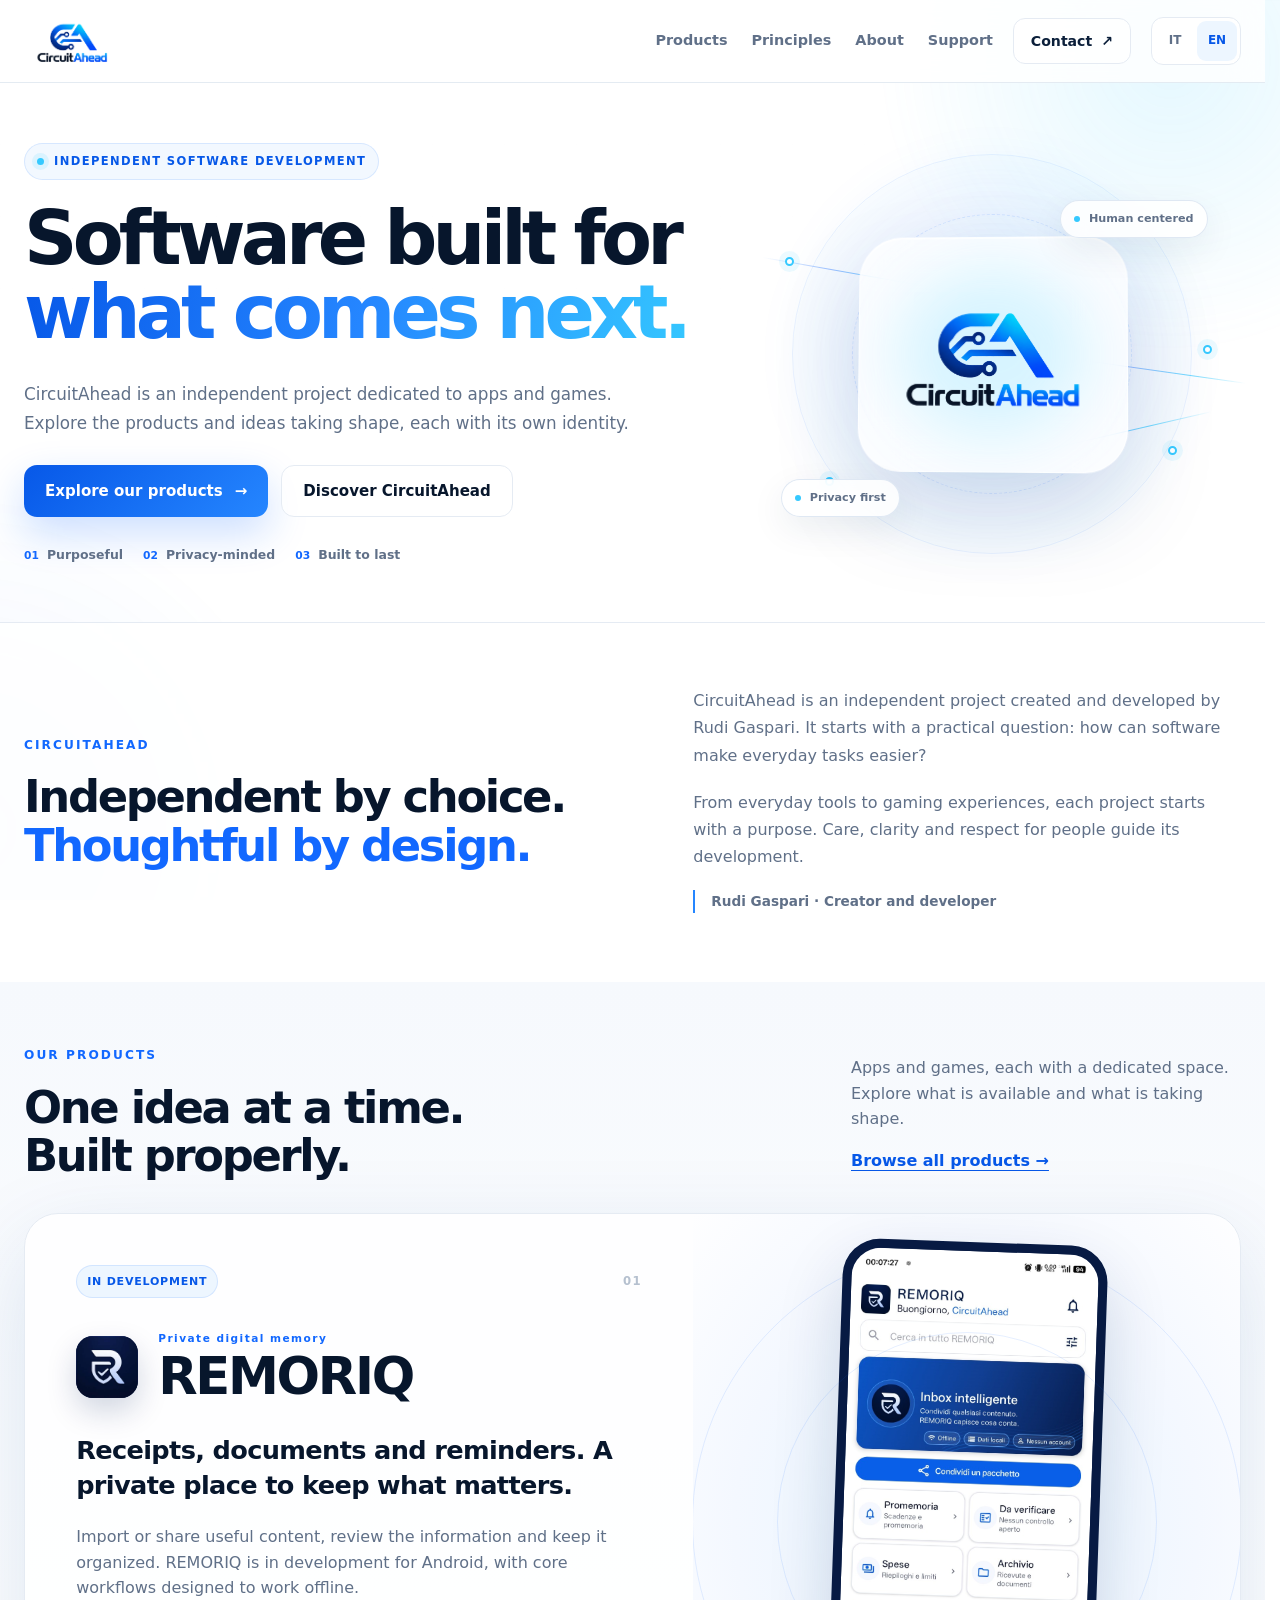
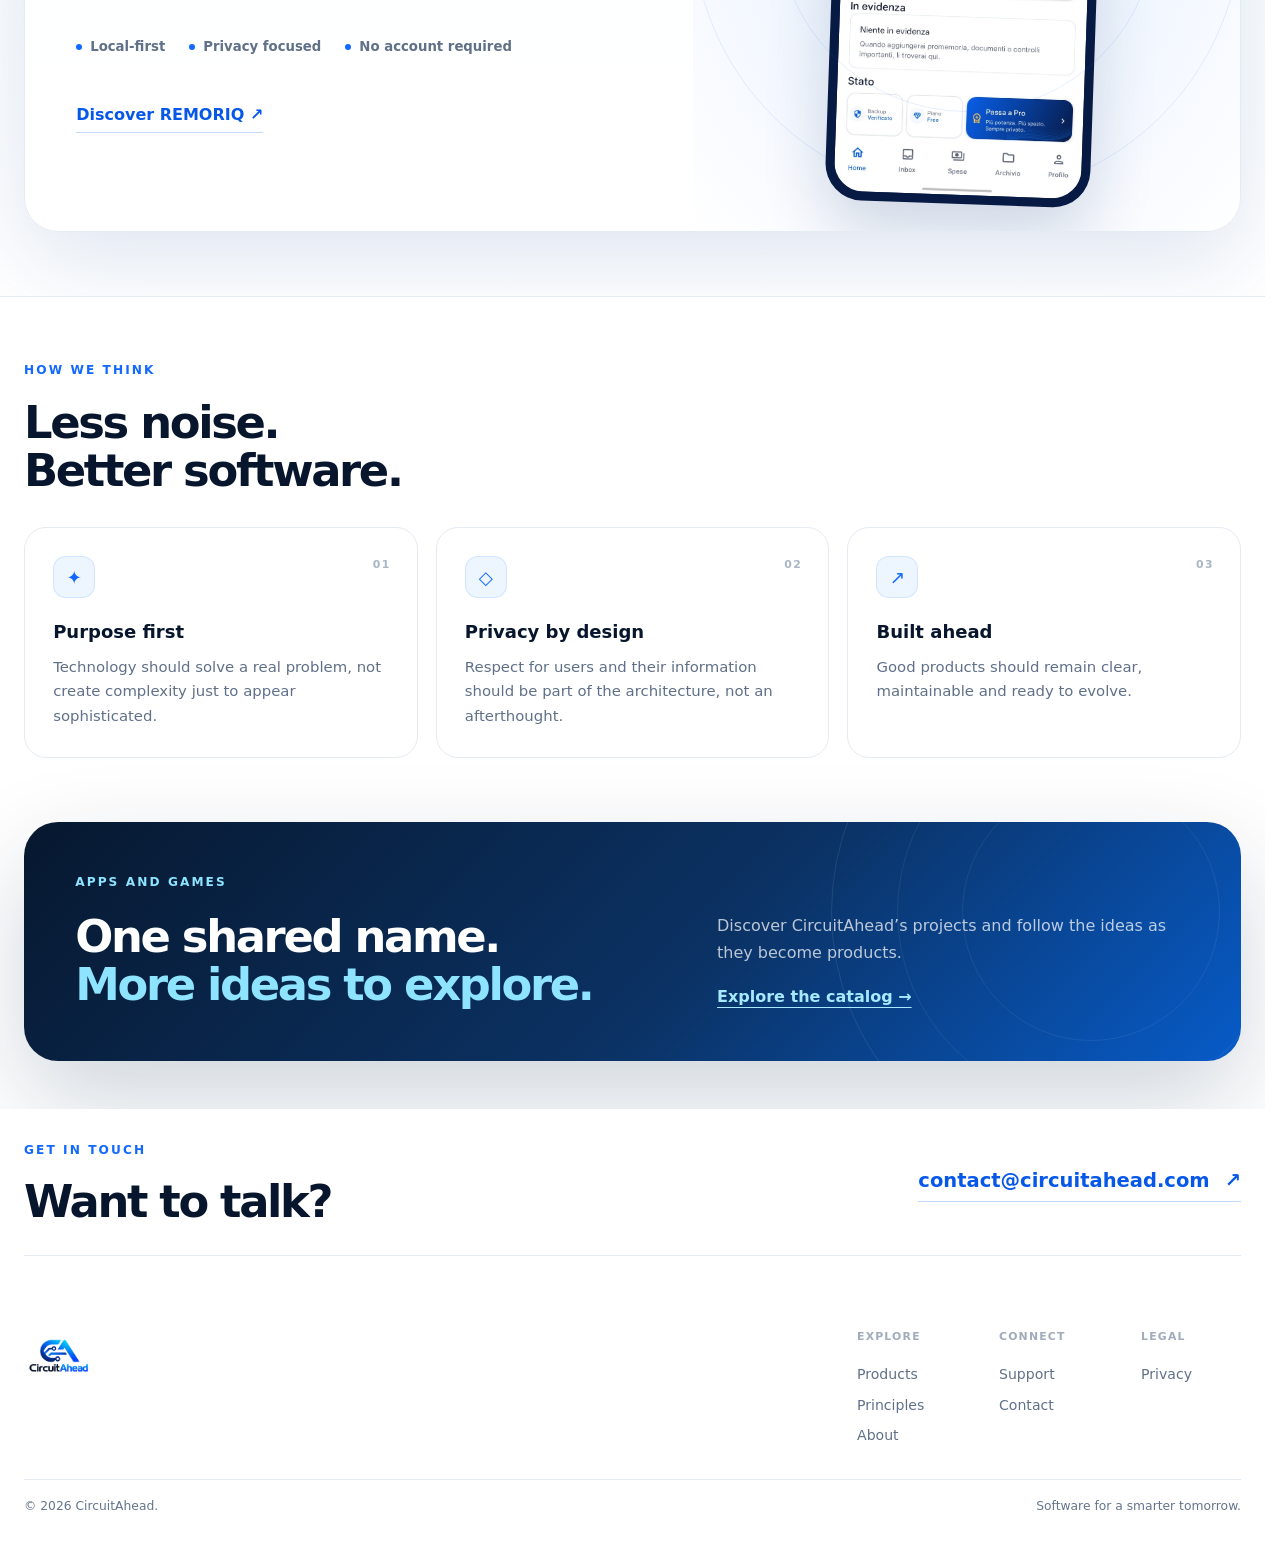
<file: index.html>
<!DOCTYPE html>
<html lang="en">
<head>
  <meta charset="UTF-8">
  <meta name="viewport" content="width=device-width, initial-scale=1.0">
  <script src="/js/language.js?v=23eb0c3d0966"></script><title>CircuitAhead — Software for a smarter tomorrow</title>
  <meta name="description" content="CircuitAhead is Rudi Gaspari’s independent software project. Explore its products and follow the development of new apps and games.">
  <meta name="theme-color" content="#ffffff">
  <meta property="og:title" content="CircuitAhead — Software for a smarter tomorrow">
  <meta property="og:description" content="CircuitAhead is Rudi Gaspari’s independent software project. Explore its products and follow the development of new apps and games.">
  <meta property="og:type" content="website">
  <link rel="icon" type="image/png" href="/assets/favicon.png">
  <link rel="apple-touch-icon" href="/assets/circuitahead-logo.png">
  <link rel="stylesheet" href="/css/styles.css?v=c434cf575bd4">
  <link rel="stylesheet" href="/css/catalog.css?v=0e7b36ece2a3">
  <link rel="stylesheet" href="/css/home.css?v=3bfc346fbcc6">
<link rel="stylesheet" href="/css/motion.css?v=064d3a811026">
<link rel="modulepreload" href="/js/motion.js?v=f7709adb1d66">
<script src="/js/main.js?v=05c007e4963f" type="module"></script>
<link rel="canonical" href="https://circuitahead.com/">
<meta property="og:url" content="https://circuitahead.com/">
<meta property="og:site_name" content="CircuitAhead">
<meta property="og:image" content="https://circuitahead.com/assets/circuitahead-logo.webp">
<meta property="og:image:alt" content="CircuitAhead">
<meta name="twitter:card" content="summary">
<meta name="referrer" content="strict-origin-when-cross-origin">
<script type="application/ld+json">{"@context":"https://schema.org","@type":"Organization","name":"CircuitAhead","url":"https://circuitahead.com/","logo":"https://circuitahead.com/assets/circuitahead-logo.webp","email":"contact@circuitahead.com"}</script>
</head>
<body data-page="home">
  <a data-en="Skip to content" data-it="Vai al contenuto" href="#main-content" class="skip-link">Skip to content</a><div class="page-background" aria-hidden="true">
<div class="background-orb orb-one"></div>
<div class="background-orb orb-two"></div>
<div class="background-grid"></div>
</div>
  <header class="site-header" id="top">
    <div class="container header-inner">
      <a class="brand" href="#top" aria-label="CircuitAhead home"><img class="brand-logo" src="/assets/circuitahead-logo.webp" alt="CircuitAhead" width="724" height="543"></a>
      <nav class="desktop-nav" aria-label="Main navigation"><a href="/products/">Products</a><a href="#principles">Principles</a><a href="#about">About</a><a href="/help/">Support</a></nav>
      <a class="header-contact" href="mailto:contact@circuitahead.com">Contact <span aria-hidden="true">↗</span></a>
      <button class="menu-button" type="button" aria-label="Open navigation" aria-expanded="false" aria-controls="mobile-navigation"><span></span><span></span></button>
    </div>
    <nav class="mobile-nav" id="mobile-navigation" aria-label="Mobile navigation"><a href="/products/">Products</a><a href="#principles">Principles</a><a href="#about">About</a><a href="/help/">Support</a><a href="mailto:contact@circuitahead.com">Contact</a></nav>
  </header>

  <main id="main-content" tabindex="-1">
    <section class="hero">
      <div class="container hero-grid">
        <div class="hero-copy">
          <div class="hero-kicker reveal">
<span class="status-dot"></span>Independent software development</div>
          <h1 class="reveal reveal-delay-1">Software built for <span class="gradient-text">what comes next.</span>
</h1>
          <p data-en="CircuitAhead is an independent project dedicated to apps and games. Explore the products and ideas taking shape, each with its own identity." data-it="CircuitAhead è un progetto indipendente dedicato ad app e giochi. Esplora i prodotti e le idee che prendono forma, ciascuno con una propria identità." class="hero-description reveal reveal-delay-2">CircuitAhead is an independent project dedicated to apps and games. Explore the products and ideas taking shape, each with its own identity.</p>
          <div class="hero-actions reveal reveal-delay-3">
<a class="button button-primary" href="#products">Explore our products <span aria-hidden="true">→</span></a><a class="button button-secondary" href="#about">Discover CircuitAhead</a>
</div>
          <div class="hero-notes reveal reveal-delay-4">
<div>
<span class="note-icon">01</span><span>Purposeful</span>
</div>
<div>
<span class="note-icon">02</span><span>Privacy-minded</span>
</div>
<div>
<span class="note-icon">03</span><span>Built to last</span>
</div>
</div>
        </div>
        <div class="hero-visual reveal reveal-delay-2">
          <div class="visual-glow"></div>
<div class="circuit-scene">
<div class="circuit-line line-a"></div>
<div class="circuit-line line-b"></div>
<div class="circuit-line line-c"></div>
<div class="circuit-node node-a"></div>
<div class="circuit-node node-b"></div>
<div class="circuit-node node-c"></div>
<div class="circuit-node node-d"></div>
<div class="logo-stage">
<div class="logo-stage-glow"></div>
<img src="/assets/circuitahead-logo.webp" alt="" class="hero-logo" width="724" height="543">
</div>
<div class="floating-label label-one">
<span></span>Human centered</div>
<div class="floating-label label-two">
<span></span>Privacy first</div>
</div>
        </div>
      </div>
      <div class="scroll-indicator" aria-hidden="true"><span></span></div>
    </section>

    <section class="intro-section section" id="about"><div class="container"><div class="section-heading split-heading">
<div class="reveal">
<p class="section-eyebrow">CIRCUITAHEAD</p>
<h2><span data-en="Independent by choice." data-it="Indipendente per scelta." class="founder-heading-line">Independent by choice.</span> <span data-en="Thoughtful by design." data-it="Progettato con cura.">Thoughtful by design.</span></h2>
</div>
<div class="intro-copy reveal reveal-delay-1"><p data-en="CircuitAhead is an independent project created and developed by Rudi Gaspari. It starts with a practical question: how can software make everyday tasks easier?" data-it="CircuitAhead è un progetto indipendente ideato e sviluppato da Rudi Gaspari. Nasce da una domanda pratica: come può il software semplificare le cose di ogni giorno?">CircuitAhead is an independent project created and developed by Rudi Gaspari. It starts with a practical question: how can software make everyday tasks easier?</p><p data-en="From everyday tools to gaming experiences, each project starts with a purpose. Care, clarity and respect for people guide its development." data-it="Dagli strumenti per la vita quotidiana alle esperienze di gioco, ogni progetto parte da uno scopo. Cura, chiarezza e rispetto delle persone guidano lo sviluppo.">From everyday tools to gaming experiences, each project starts with a purpose. Care, clarity and respect for people guide its development.</p><p data-en="Rudi Gaspari · Creator and developer" data-it="Rudi Gaspari · Ideatore e sviluppatore" class="founder-signature">Rudi Gaspari · Creator and developer</p></div>
</div></div></section>

    <section class="products-section section" id="products">
      <div class="container">
        <div class="section-top reveal">
<div>
<p class="section-eyebrow">OUR PRODUCTS</p>
<h2>One idea at a time.<br>Built properly.</h2>
</div>
<p class="section-side-copy"><span data-en="Apps and games, each with a dedicated space. Explore what is available and what is taking shape." data-it="App e giochi, ciascuno con uno spazio dedicato. Esplora ciò che è disponibile e ciò che sta prendendo forma.">Apps and games, each with a dedicated space. Explore what is available and what is taking shape.</span><a data-en="Browse all products →" data-it="Tutti i prodotti →" href="/products/" class="catalog-inline-link">Browse all products →</a></p>
</div>
<!-- catalog:home:start -->
<article class="product-showcase reveal" data-featured-product="remoriq">
  <div class="product-content">
    <div class="product-meta"><span data-en="In development" data-it="In sviluppo" class="product-status">In development</span><span class="product-number">01</span></div>
    <div class="product-name-row"><div class="product-icon"><img src="/assets/remoriq-icon.png" width="320" height="320" alt="REMORIQ" loading="lazy" decoding="async"></div><div><p data-en="Private digital memory" data-it="Memoria digitale privata" class="product-type">Private digital memory</p><h3>REMORIQ</h3></div></div>
    <p data-en="Receipts, documents and reminders. A private place to keep what matters." data-it="Ricevute, documenti e promemoria. Un posto privato per ciò che conta." class="product-description">Receipts, documents and reminders. A private place to keep what matters.</p>
    <p data-en="Import or share useful content, review the information and keep it organized. REMORIQ is in development for Android, with core workflows designed to work offline." data-it="Importa o condividi un contenuto utile, controlla le informazioni e conservale in ordine. REMORIQ è in sviluppo per Android, con flussi principali progettati per funzionare offline." class="product-body">Import or share useful content, review the information and keep it organized. REMORIQ is in development for Android, with core workflows designed to work offline.</p>
    <div class="product-features"><span><i></i><span data-en="Local-first" data-it="Local-first">Local-first</span></span><span><i></i><span data-en="Privacy focused" data-it="Privacy al centro">Privacy focused</span></span><span><i></i><span data-en="No account required" data-it="Nessun account richiesto">No account required</span></span></div>
    <a data-en="Discover REMORIQ ↗" data-it="Scopri REMORIQ ↗" href="/remoriq/" class="product-link">Discover REMORIQ ↗</a>
  </div><div class="product-art product-art-real" data-preview-shape="portrait"><a href="/remoriq/" class="product-device"><img src="/assets/remoriq-home.jpg" width="698" height="1536" alt="REMORIQ Home screen" data-alt-en="REMORIQ Home screen" data-alt-it="Schermata Home di REMORIQ" loading="lazy" decoding="async"></a></div>
</article>
<!-- catalog:home:end -->
      </div>
    </section>

    <section class="principles-section section" id="principles"><div class="container">
<div class="section-top reveal"><div>
<p class="section-eyebrow">HOW WE THINK</p>
<h2>Less noise.<br>Better software.</h2>
</div></div>
<div class="principles-grid">
<article class="principle-card reveal"><span class="principle-number">01</span><div class="principle-symbol">✦</div>
<h3>Purpose first</h3>
<p>Technology should solve a real problem, not create complexity just to appear sophisticated.</p></article><article class="principle-card reveal reveal-delay-1"><span class="principle-number">02</span><div class="principle-symbol">◇</div>
<h3>Privacy by design</h3>
<p>Respect for users and their information should be part of the architecture, not an afterthought.</p></article><article class="principle-card reveal reveal-delay-2"><span class="principle-number">03</span><div class="principle-symbol">↗</div>
<h3>Built ahead</h3>
<p>Good products should remain clear, maintainable and ready to evolve.</p></article>
</div>
</div></section>

    <section class="statement-section"><div class="container"><div class="statement-card reveal">
<div class="statement-pattern" aria-hidden="true"></div>
<p data-en="APPS AND GAMES" data-it="APP E GIOCHI" class="section-eyebrow statement-eyebrow">APPS AND GAMES</p>
<h2><span data-en="One shared name." data-it="Un solo marchio." class="statement-heading-line">One shared name.</span><br><span data-en="More ideas to explore." data-it="Più idee da esplorare.">More ideas to explore.</span></h2>
<p><span data-en="Discover CircuitAhead’s projects and follow the ideas as they become products." data-it="Scopri i progetti CircuitAhead e segui l’evoluzione delle idee in prodotti.">Discover CircuitAhead’s projects and follow the ideas as they become products.</span> <a data-en="Explore the catalog →" data-it="Esplora il catalogo →" href="/products/" class="statement-link">Explore the catalog →</a></p>
</div></div></section>

    <section class="cta-section section"><div class="container"><div class="cta-inner reveal">
<div>
<p class="section-eyebrow">GET IN TOUCH</p>
<h2>Want to talk?</h2>
</div>
<a class="cta-link" href="mailto:contact@circuitahead.com">contact@circuitahead.com <span aria-hidden="true">↗</span></a>
</div></div></section>
  </main>

  <footer class="site-footer"><div class="container">
<div class="footer-main">
<a class="footer-brand" href="#top"><img src="/assets/circuitahead-logo.webp" alt="CircuitAhead" width="724" height="543"></a><div class="footer-columns">
<div>
<p>Explore</p>
<a href="/products/">Products</a><a href="#principles">Principles</a><a href="#about">About</a>
</div>
<div>
<p>Connect</p>
<a href="/help/">Support</a><a href="mailto:contact@circuitahead.com">Contact</a>
</div>
<div>
<p>Legal</p>
<a href="/legal/">Privacy</a>
</div>
</div>
</div>
<div class="footer-bottom">
<p>© <span id="current-year">2026</span> CircuitAhead.</p>
<p>Software for a smarter tomorrow.</p>
</div>
</div></footer>
</body>
</html>
</file>
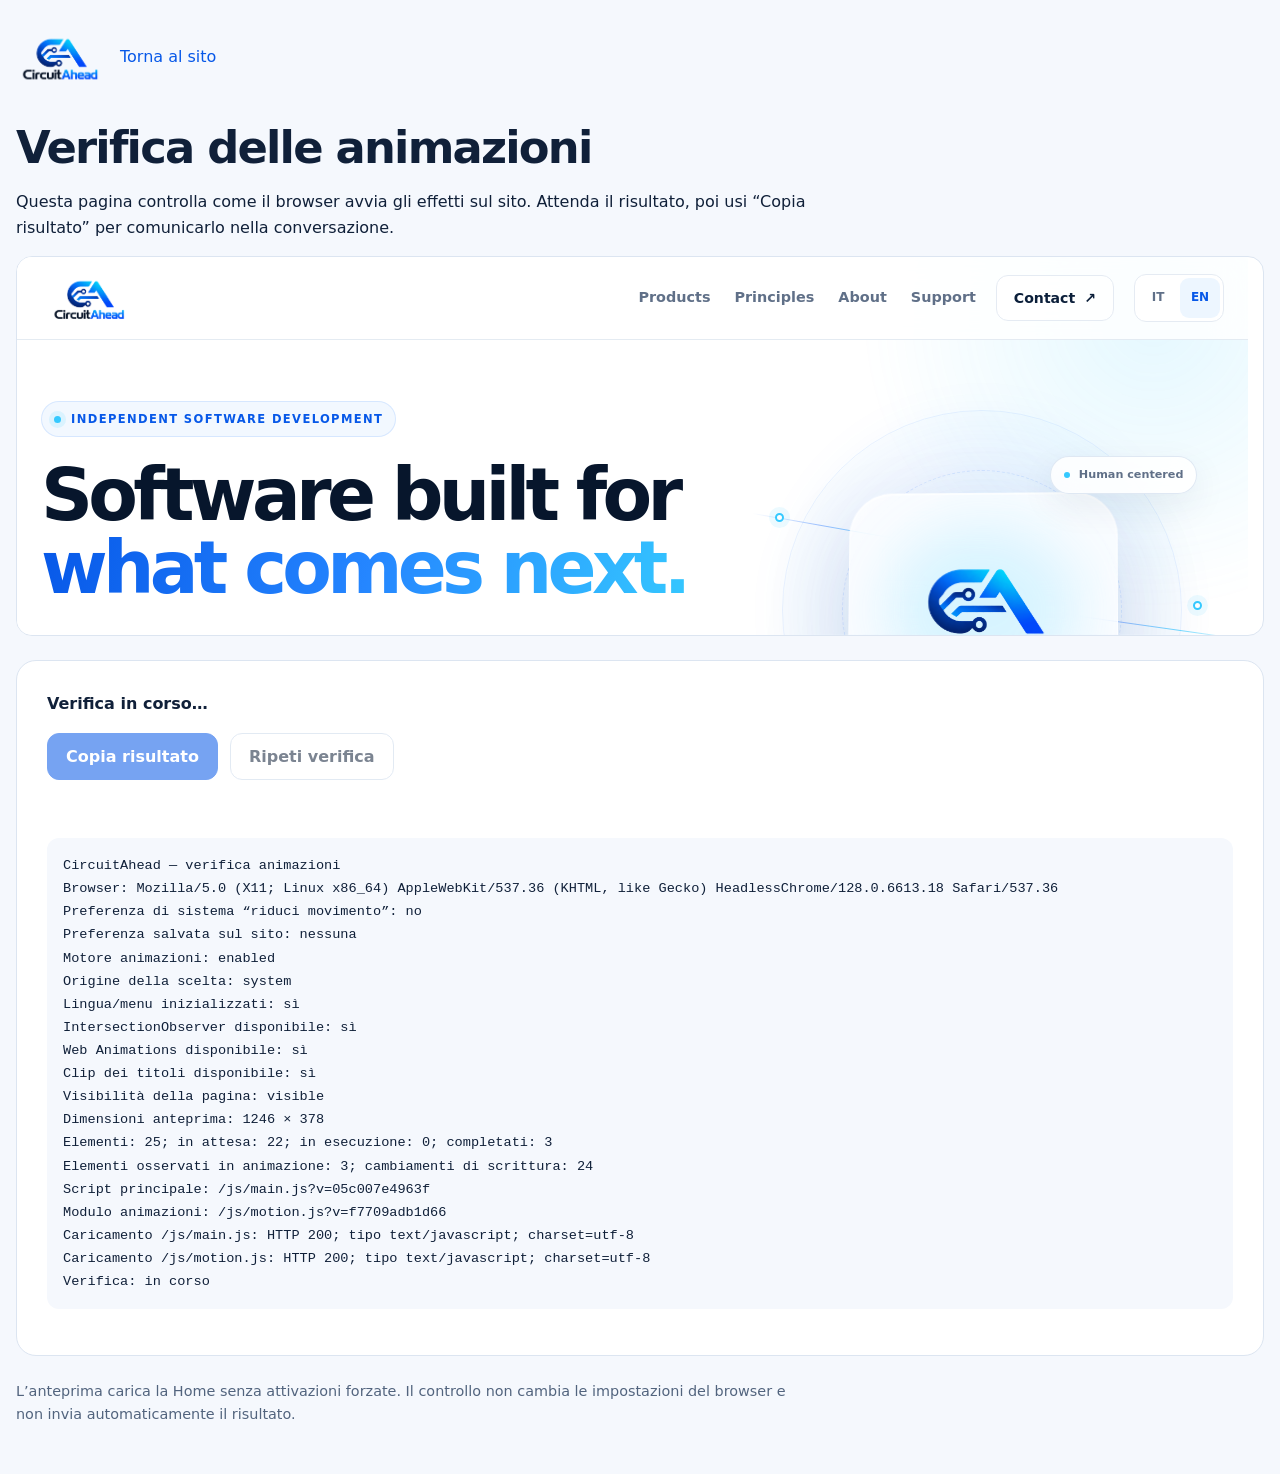
<file: diagnostica/index.html>
<!doctype html>
<html lang="it">
<head>
  <meta charset="utf-8">
  <meta name="viewport" content="width=device-width, initial-scale=1">
  <meta name="robots" content="noindex, nofollow">
  <meta name="referrer" content="same-origin">
  <meta name="theme-color" content="#ffffff">
  <title>Verifica animazioni | CircuitAhead</title>
  <link rel="icon" href="/assets/favicon.png">
  <script src="/js/diagnostics.js?v=4bc542460555" defer></script>
  <style>
    * { box-sizing: border-box; }
    body { margin: 0; background: #f5f8fd; color: #102039; font: 16px/1.6 system-ui, sans-serif; }
    main { width: min(1280px, calc(100% - 32px)); margin: 24px auto 48px; }
    .brand { display: inline-flex; align-items: center; gap: 16px; color: #0758e8; text-decoration: none; }
    .brand img { width: 88px; height: 66px; object-fit: contain; }
    h1 { margin: 24px 0 12px; font-size: clamp(1.8rem, 5vw, 2.8rem); line-height: 1.15; letter-spacing: -.04em; }
    p { max-width: 800px; }
    .panel { margin: 24px 0; padding: clamp(18px, 3vw, 30px); background: #fff; border: 1px solid #dce5f1; border-radius: 20px; }
    #verdict { margin: 0 0 16px; font-weight: 650; }
    pre { margin: 16px 0; padding: 16px; overflow-wrap: anywhere; white-space: pre-wrap; background: #f5f8fd; border-radius: 12px; font: .85rem/1.7 ui-monospace, monospace; }
    .actions { display: flex; flex-wrap: wrap; gap: 12px; }
    button { min-height: 46px; padding: 10px 18px; border: 1px solid #cbd9eb; border-radius: 12px; background: #fff; color: #102039; font: inherit; font-weight: 650; cursor: pointer; }
    #copy { background: #0758e8; color: #fff; border-color: #0758e8; }
    button:disabled { opacity: .55; cursor: wait; }
    :focus-visible { outline: 3px solid #2586ff; outline-offset: 4px; }
    iframe { display: block; width: 100%; height: 380px; border: 1px solid #dce5f1; border-radius: 16px; background: #fff; }
    .note { color: #52647e; font-size: .9rem; }
    #copy-status { min-height: 1.6em; margin-bottom: 0; }
  </style>
</head>
<body>
  <main>
    <a class="brand" href="/"><img src="/assets/circuitahead-logo.webp" width="724" height="543" alt="CircuitAhead"><span>Torna al sito</span></a>
    <h1>Verifica delle animazioni</h1>
    <p>Questa pagina controlla come il browser avvia gli effetti sul sito. Attenda il risultato, poi usi “Copia risultato” per comunicarlo nella conversazione.</p>
    <iframe id="preview" title="Home di CircuitAhead usata per la verifica delle animazioni"></iframe>
    <section class="panel" aria-label="Risultato della verifica">
      <p id="verdict" role="status">Verifica in corso…</p>
      <div class="actions"><button id="copy" type="button" disabled>Copia risultato</button><button id="retry" type="button" disabled>Ripeti verifica</button></div>
      <p id="copy-status" role="status"></p>
      <pre id="report" tabindex="0">Caricamento del sito dall’indirizzo normale…</pre>
      <noscript>JavaScript è disattivato o bloccato in questo browser. Anche le animazioni del sito richiedono JavaScript.</noscript>
    </section>
    <p class="note">L’anteprima carica la Home senza attivazioni forzate. Il controllo non cambia le impostazioni del browser e non invia automaticamente il risultato.</p>
  </main>
</body>
</html>
</file>
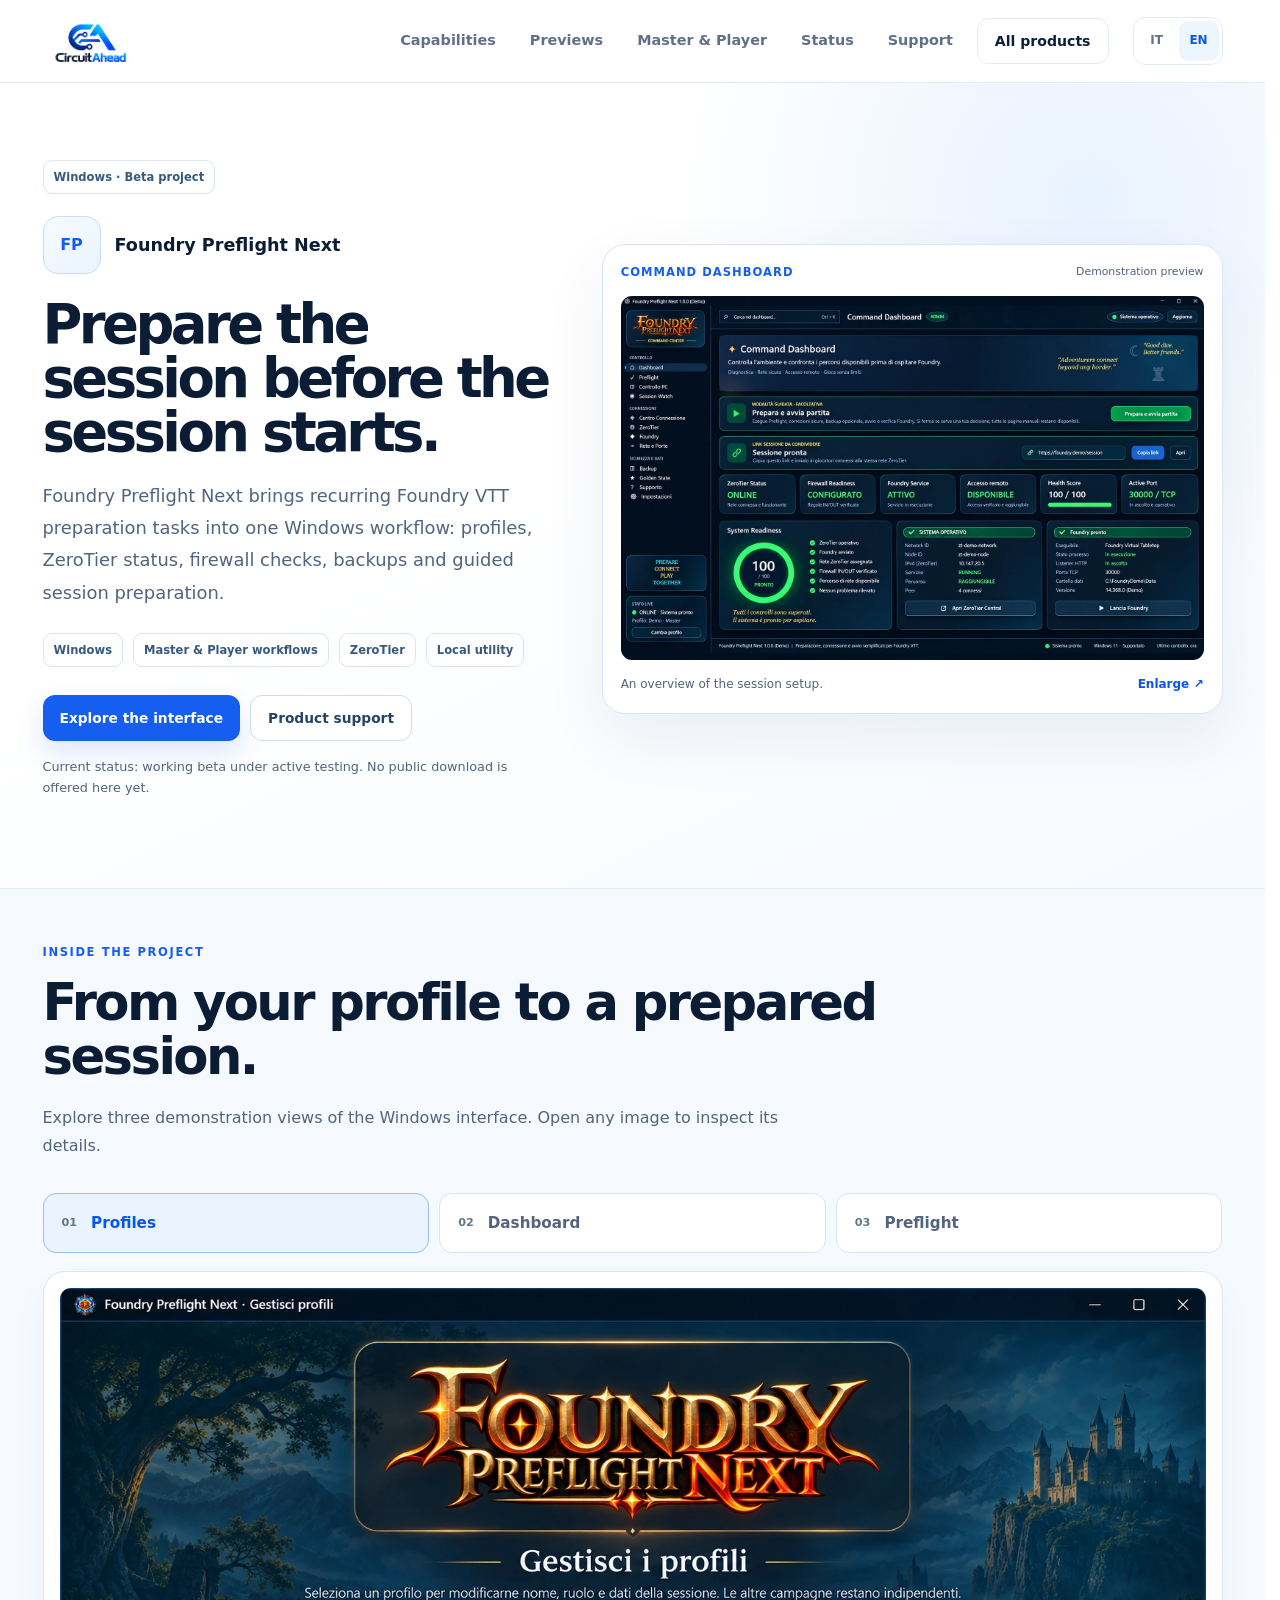
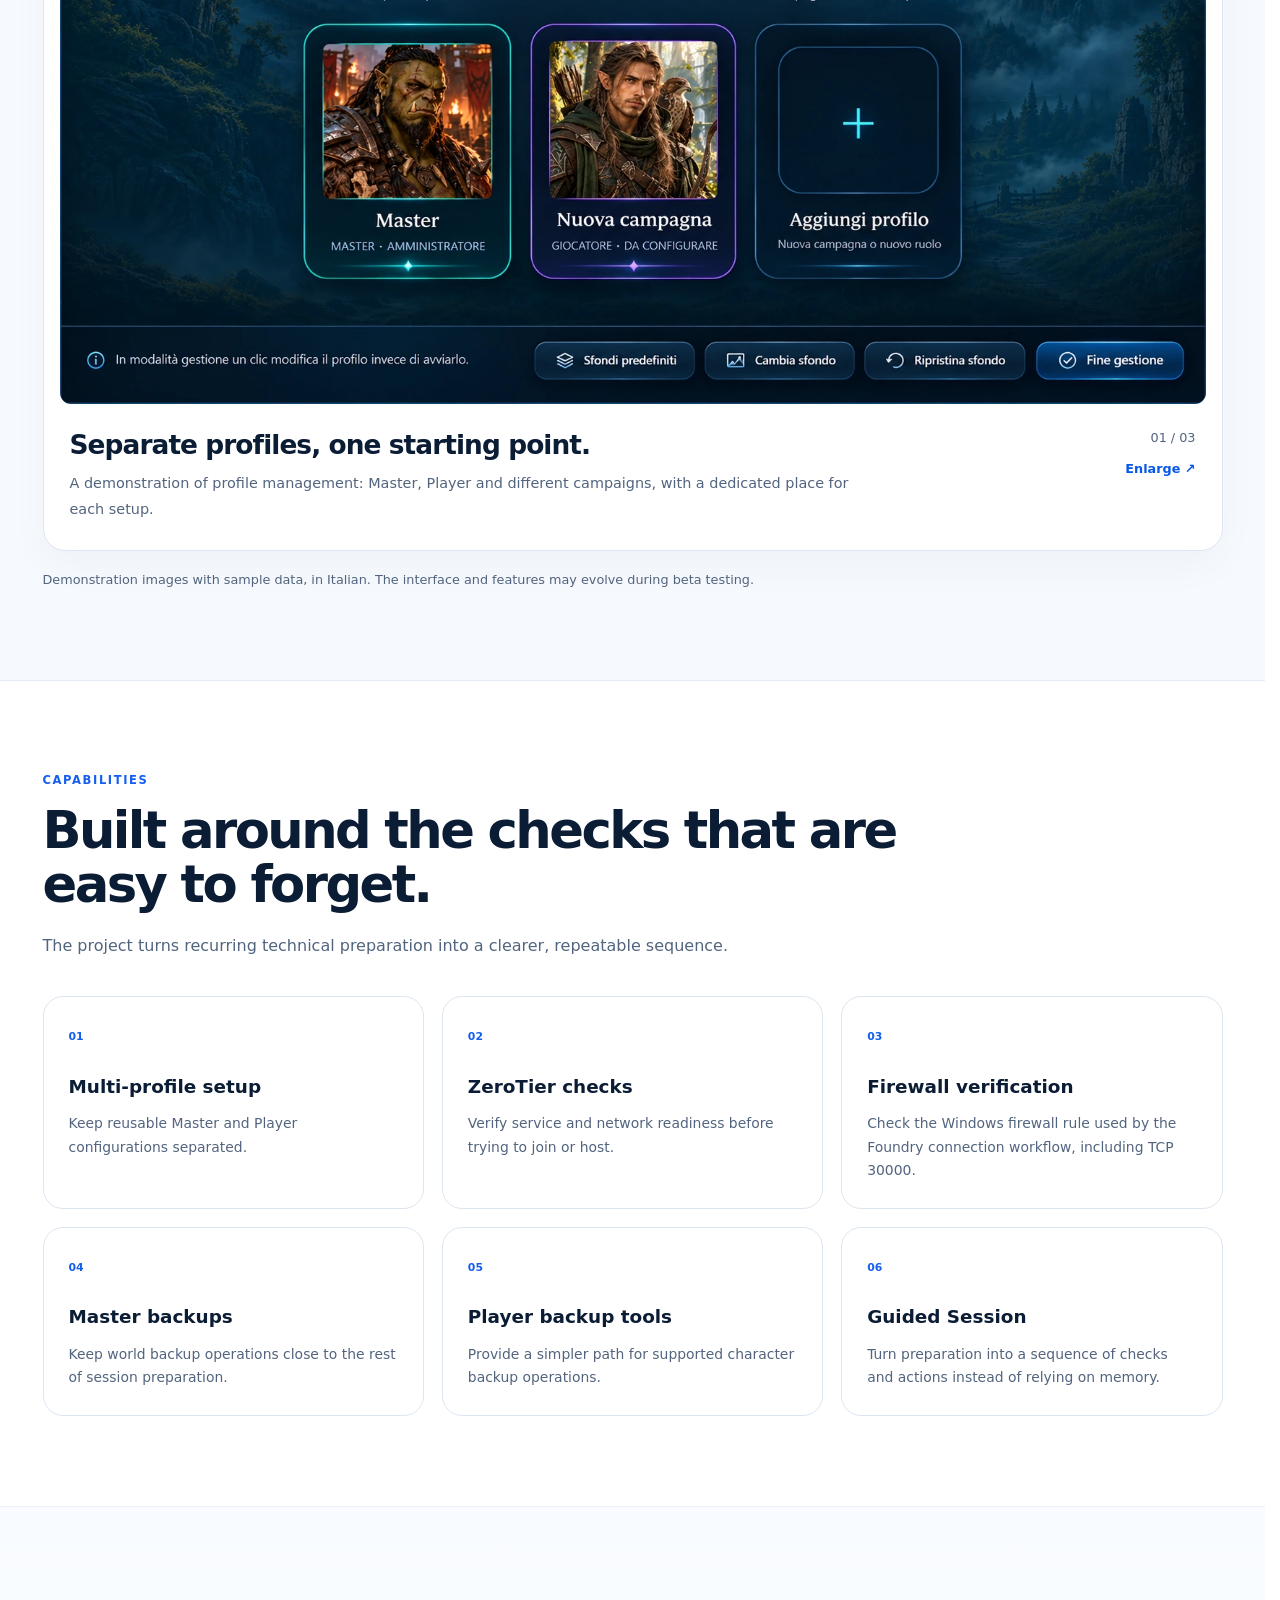
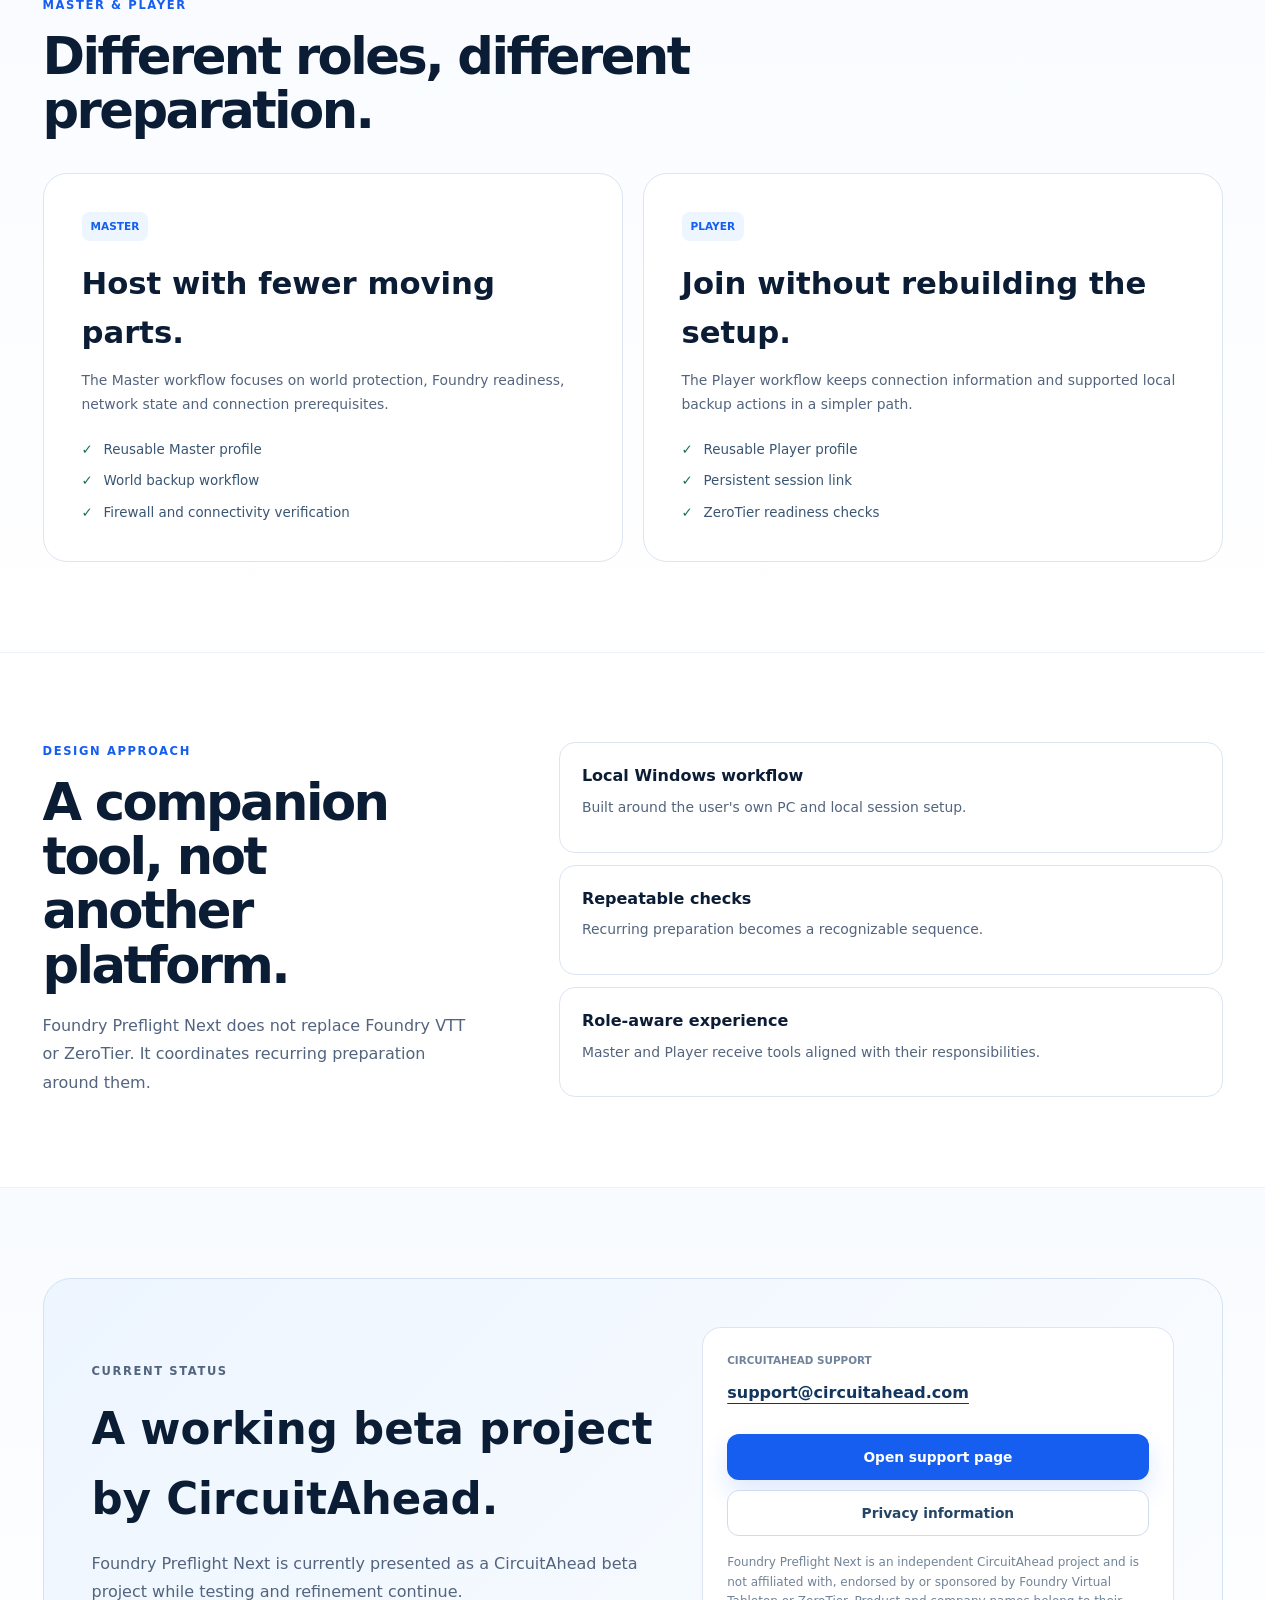
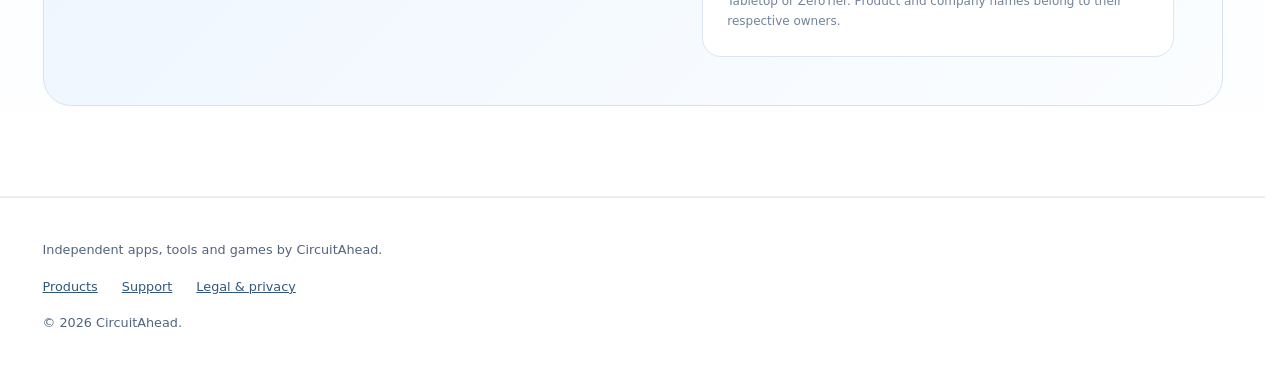
<file: foundrypreflightnext/index.html>
<!doctype html>
<html lang="en">
<head>
<meta charset="UTF-8"><meta name="viewport" content="width=device-width, initial-scale=1">
<script src="/js/language.js?v=23eb0c3d0966"></script>
<title data-en="Foundry Preflight Next | CircuitAhead" data-it="Foundry Preflight Next | CircuitAhead">Foundry Preflight Next | CircuitAhead</title>
<meta name="description" content="A Windows companion utility for Foundry VTT session preparation, connectivity checks, backups and guided workflows." data-content-en="A Windows companion utility for Foundry VTT session preparation, connectivity checks, backups and guided workflows." data-content-it="Una utility Windows di supporto alla preparazione delle sessioni Foundry VTT, con controlli di connettività, backup e flussi guidati.">
<meta name="theme-color" content="#ffffff"><meta name="referrer" content="strict-origin-when-cross-origin">
<link rel="canonical" href="https://circuitahead.com/foundrypreflightnext/">
<meta property="og:url" content="https://circuitahead.com/foundrypreflightnext/"><meta property="og:site_name" content="CircuitAhead">
<meta property="og:title" content="Foundry Preflight Next | CircuitAhead" data-content-en="Foundry Preflight Next | CircuitAhead" data-content-it="Foundry Preflight Next | CircuitAhead">
<meta property="og:description" content="A Windows companion utility for Foundry VTT session preparation, connectivity checks, backups and guided workflows." data-content-en="A Windows companion utility for Foundry VTT session preparation, connectivity checks, backups and guided workflows." data-content-it="Una utility Windows di supporto alla preparazione delle sessioni Foundry VTT, con controlli di connettività, backup e flussi guidati.">
<meta property="og:type" content="website"><meta property="og:image" content="https://circuitahead.com/assets/foundry-dashboard.webp"><meta name="twitter:card" content="summary_large_image">
<link rel="icon" href="/assets/favicon.png"><link rel="apple-touch-icon" href="/assets/circuitahead-logo.png">
<link rel="stylesheet" href="/css/styles.css?v=c434cf575bd4"><link rel="stylesheet" href="/css/foundrypreflightnext.css?v=7f45e3df12e9"><link rel="stylesheet" href="/css/motion.css?v=064d3a811026">
<link rel="modulepreload" href="/js/motion.js?v=f7709adb1d66"><script type="module" src="/js/main.js?v=05c007e4963f"></script>
<script type="application/ld+json">{"@context":"https://schema.org","@type":"SoftwareApplication","name":"Foundry Preflight Next","url":"https://circuitahead.com/foundrypreflightnext/","operatingSystem":"Windows","applicationCategory":"UtilitiesApplication","description":"A Windows companion utility for Foundry VTT session preparation, connectivity checks, backups and guided workflows.","image":"https://circuitahead.com/assets/foundry-dashboard.webp","publisher":{"@type":"Organization","name":"CircuitAhead","url":"https://circuitahead.com/"}}</script>
</head>
<body class="fp-page" data-page="foundrypreflightnext" data-product-name="Foundry Preflight Next">
<a class="skip-link" href="#main-content" data-en="Skip to content" data-it="Vai al contenuto">Skip to content</a>
<header class="site-header" id="top"><div class="container header-inner">
<a class="brand" href="/" aria-label="CircuitAhead home"><img class="brand-logo" src="/assets/circuitahead-logo.webp" width="724" height="543" alt="CircuitAhead"></a>
<nav class="desktop-nav" aria-label="Main navigation"><a href="#capabilities" data-en="Capabilities" data-it="Funzioni">Capabilities</a><a href="#previews" data-en="Previews" data-it="Anteprime">Previews</a><a href="#roles" data-en="Master & Player" data-it="Master e Player">Master & Player</a><a href="#status" data-en="Status" data-it="Stato">Status</a><a href="/foundrypreflightnext/support/" data-en="Support" data-it="Supporto">Support</a></nav>
<a class="header-contact" href="/products/" data-en="All products" data-it="Tutti i prodotti">All products</a>
<button class="menu-button" type="button" aria-label="Open navigation" aria-expanded="false" aria-controls="mobile-navigation"><span></span><span></span></button></div>
<nav class="mobile-nav" id="mobile-navigation" aria-label="Mobile navigation"><a href="/products/" data-en="All products" data-it="Tutti i prodotti">All products</a><a href="#capabilities" data-en="Capabilities" data-it="Funzioni">Capabilities</a><a href="#previews" data-en="Previews" data-it="Anteprime">Previews</a><a href="#roles" data-en="Master & Player" data-it="Master e Player">Master & Player</a><a href="#status" data-en="Status" data-it="Stato">Status</a><a href="/foundrypreflightnext/support/" data-en="Support" data-it="Supporto">Support</a></nav>
</header>
<main id="main-content" tabindex="-1">
<section class="fp-hero"><div class="fp-wrap fp-hero-grid">
<div>
<span class="fp-kicker" data-en="Windows · Beta project" data-it="Windows · Progetto Beta">Windows · Beta project</span>
<div class="fp-product"><div class="fp-mark" aria-hidden="true">FP</div><div class="fp-product-name">Foundry Preflight Next</div></div>
<h1 data-en="Prepare the session before the session starts." data-it="Prepara la sessione prima che la sessione inizi.">Prepare the session before the session starts.</h1>
<p class="fp-lead" data-en="Foundry Preflight Next brings recurring Foundry VTT preparation tasks into one Windows workflow: profiles, ZeroTier status, firewall checks, backups and guided session preparation." data-it="Foundry Preflight Next riunisce in un unico flusso Windows le attività ricorrenti di preparazione di Foundry VTT: profili, stato di ZeroTier, controlli firewall, backup e preparazione guidata della sessione.">Foundry Preflight Next brings recurring Foundry VTT preparation tasks into one Windows workflow: profiles, ZeroTier status, firewall checks, backups and guided session preparation.</p>
<div class="fp-badges"><span class="fp-badge">Windows</span><span class="fp-badge" data-en="Master & Player workflows" data-it="Flussi Master e Player">Master & Player workflows</span><span class="fp-badge">ZeroTier</span><span class="fp-badge" data-en="Local utility" data-it="Utility locale">Local utility</span></div>
<div class="fp-actions"><a class="fp-button fp-primary" href="#previews" data-en="Explore the interface" data-it="Esplora l’interfaccia">Explore the interface</a><a class="fp-button fp-secondary" href="/foundrypreflightnext/support/" data-en="Product support" data-it="Supporto del prodotto">Product support</a></div>
<p class="fp-status-note" data-en="Current status: working beta under active testing. No public download is offered here yet." data-it="Stato attuale: beta funzionante in fase di test attivo. Al momento non viene ancora offerto un download pubblico.">Current status: working beta under active testing. No public download is offered here yet.</p>
</div>
<figure class="fp-hero-preview">
<div class="fp-preview-heading"><span class="fp-eyebrow" data-en="COMMAND DASHBOARD" data-it="COMMAND DASHBOARD">COMMAND DASHBOARD</span><span class="fp-demo-label" data-en="Demonstration preview" data-it="Anteprima dimostrativa">Demonstration preview</span></div>
<a class="fp-preview-image" data-preview="dashboard" href="/assets/foundry-dashboard.webp" data-aria-en="Enlarge the demonstration dashboard" data-aria-it="Ingrandisci la dashboard dimostrativa" aria-label="Enlarge the demonstration dashboard"><img src="/assets/foundry-dashboard.webp" width="1586" height="992" alt="Foundry Preflight Next — demonstration dashboard" data-alt-en="Foundry Preflight Next — demonstration dashboard" data-alt-it="Foundry Preflight Next — dashboard dimostrativa" fetchpriority="high" decoding="async"></a>
<figcaption><span data-en="An overview of the session setup." data-it="Una panoramica della preparazione della sessione.">An overview of the session setup.</span><a href="/assets/foundry-dashboard.webp" data-preview="dashboard" data-en="Enlarge ↗" data-it="Ingrandisci ↗">Enlarge ↗</a></figcaption>
</figure></div></section>
<section class="fp-section fp-previews" id="previews"><div class="fp-wrap">
<p data-en="INSIDE THE PROJECT" data-it="DENTRO IL PROGETTO" class="fp-eyebrow">INSIDE THE PROJECT</p><h2 data-en="From your profile to a prepared session." data-it="Dal profilo alla sessione pronta." class="fp-heading">From your profile to a prepared session.</h2><p data-en="Explore three demonstration views of the Windows interface. Open any image to inspect its details." data-it="Esplora tre anteprime dimostrative dell’interfaccia Windows. Apri un’immagine per osservarne i dettagli." class="fp-sub">Explore three demonstration views of the Windows interface. Open any image to inspect its details.</p>
<div class="fp-gallery" data-gallery data-gallery-count="3" data-gallery-orientation="horizontal">
<div class="screen-choices" data-aria-en="Foundry Preflight Next previews" data-aria-it="Anteprime di Foundry Preflight Next" aria-label="Foundry Preflight Next previews"><a id="screen-choice-profiles" class="screen-choice" href="/assets/foundry-profiles.webp" data-shot="profiles" data-width="1586" data-height="992" data-title-en="Separate profiles, one starting point." data-title-it="Profili separati, un unico punto di partenza." data-description-en="A demonstration of profile management: Master, Player and different campaigns, with a dedicated place for each setup." data-description-it="Una dimostrazione della gestione dei profili: Master, Player e campagne diverse, ciascuno con la propria configurazione."><span class="fp-shot-number" aria-hidden="true">01</span><span data-en="Profiles" data-it="Profili">Profiles</span></a><a id="screen-choice-dashboard" class="screen-choice" href="/assets/foundry-dashboard.webp" data-shot="dashboard" data-width="1586" data-height="992" data-title-en="The session setup at a glance." data-title-it="La preparazione della sessione, a colpo d’occhio." data-description-en="A demonstration dashboard brings the Foundry service, ZeroTier, firewall, session link and readiness indicators into one view." data-description-it="La dashboard dimostrativa riunisce servizio Foundry, ZeroTier, firewall, link di sessione e indicatori di preparazione in una sola vista."><span class="fp-shot-number" aria-hidden="true">02</span><span data-en="Dashboard" data-it="Dashboard">Dashboard</span></a><a id="screen-choice-preflight" class="screen-choice" href="/assets/foundry-preflight.webp" data-shot="preflight" data-width="1586" data-height="992" data-title-en="A clear result before the session." data-title-it="Un esito chiaro prima della sessione." data-description-en="A demonstration of the completed preflight state, designed to make the outcome of the preparation checks easy to recognize." data-description-it="Una dimostrazione dello stato di preflight completato, pensato per rendere subito riconoscibile l’esito dei controlli di preparazione."><span class="fp-shot-number" aria-hidden="true">03</span><span data-en="Preflight" data-it="Preflight">Preflight</span></a></div>
<figure class="screen-panel" id="screen-panel">
<a class="fp-gallery-image" href="/assets/foundry-profiles.webp" data-preview="profiles" data-aria-en="Enlarge the selected preview" data-aria-it="Ingrandisci l’anteprima selezionata" aria-label="Enlarge the selected preview"><img id="screen-image" src="/assets/foundry-profiles.webp" width="1586" height="992" alt="Foundry Preflight Next — Profiles" loading="lazy" decoding="async"></a>
<figcaption class="fp-gallery-caption"><div><h3 id="screen-title">Separate profiles, one starting point.</h3><p id="screen-description">A demonstration of profile management: Master, Player and different campaigns, with a dedicated place for each setup.</p></div><div class="fp-gallery-toolbar"><span id="screen-count">01 / 03</span><a href="/assets/foundry-profiles.webp" data-preview="profiles" data-en="Enlarge ↗" data-it="Ingrandisci ↗">Enlarge ↗</a></div></figcaption>
</figure></div>
<p data-en="Demonstration images with sample data, in Italian. The interface and features may evolve during beta testing." data-it="Immagini dimostrative con dati di esempio, in italiano. Interfaccia e funzioni possono evolvere durante i test della beta." class="fp-preview-note">Demonstration images with sample data, in Italian. The interface and features may evolve during beta testing.</p></div></section>
<section class="fp-section" id="capabilities"><div class="fp-wrap"><p class="fp-eyebrow" data-en="CAPABILITIES" data-it="FUNZIONI">CAPABILITIES</p><h2 class="fp-heading" data-en="Built around the checks that are easy to forget." data-it="Costruito attorno ai controlli che è facile dimenticare.">Built around the checks that are easy to forget.</h2><p class="fp-sub" data-en="The project turns recurring technical preparation into a clearer, repeatable sequence." data-it="Il progetto trasforma la preparazione tecnica ricorrente in una sequenza più chiara e ripetibile.">The project turns recurring technical preparation into a clearer, repeatable sequence.</p>
<div class="fp-feature-grid">
<article class="fp-feature"><span class="fp-feature-number">01</span><h3 data-en="Multi-profile setup" data-it="Profili multipli">Multi-profile setup</h3><p data-en="Keep reusable Master and Player configurations separated." data-it="Mantiene separate configurazioni Master e Player riutilizzabili.">Keep reusable Master and Player configurations separated.</p></article>
<article class="fp-feature"><span class="fp-feature-number">02</span><h3 data-en="ZeroTier checks" data-it="Controlli ZeroTier">ZeroTier checks</h3><p data-en="Verify service and network readiness before trying to join or host." data-it="Verifica lo stato del servizio e della rete prima di collegarsi o ospitare.">Verify service and network readiness before trying to join or host.</p></article>
<article class="fp-feature"><span class="fp-feature-number">03</span><h3 data-en="Firewall verification" data-it="Verifica firewall">Firewall verification</h3><p data-en="Check the Windows firewall rule used by the Foundry connection workflow, including TCP 30000." data-it="Controlla la regola del firewall di Windows usata dal flusso di connessione a Foundry, inclusa TCP 30000.">Check the Windows firewall rule used by the Foundry connection workflow, including TCP 30000.</p></article>
<article class="fp-feature"><span class="fp-feature-number">04</span><h3 data-en="Master backups" data-it="Backup Master">Master backups</h3><p data-en="Keep world backup operations close to the rest of session preparation." data-it="Mantiene le operazioni di backup dei mondi vicine al resto della preparazione della sessione.">Keep world backup operations close to the rest of session preparation.</p></article>
<article class="fp-feature"><span class="fp-feature-number">05</span><h3 data-en="Player backup tools" data-it="Strumenti di backup Player">Player backup tools</h3><p data-en="Provide a simpler path for supported character backup operations." data-it="Offre un percorso più semplice per le operazioni di backup supportate del personaggio.">Provide a simpler path for supported character backup operations.</p></article>
<article class="fp-feature"><span class="fp-feature-number">06</span><h3 data-en="Guided Session" data-it="Sessione guidata">Guided Session</h3><p data-en="Turn preparation into a sequence of checks and actions instead of relying on memory." data-it="Trasforma la preparazione in una sequenza di controlli e azioni, senza affidarsi soltanto alla memoria.">Turn preparation into a sequence of checks and actions instead of relying on memory.</p></article>
</div></div></section>
<section class="fp-section fp-alt" id="roles"><div class="fp-wrap"><p class="fp-eyebrow" data-en="MASTER & PLAYER" data-it="MASTER E PLAYER">MASTER & PLAYER</p><h2 class="fp-heading" data-en="Different roles, different preparation." data-it="Ruoli diversi, preparazione diversa.">Different roles, different preparation.</h2>
<div class="fp-role-grid"><article class="fp-role"><span class="fp-role-tag">MASTER</span><h3 data-en="Host with fewer moving parts." data-it="Ospita con meno passaggi da ricordare.">Host with fewer moving parts.</h3><p data-en="The Master workflow focuses on world protection, Foundry readiness, network state and connection prerequisites." data-it="Il flusso Master si concentra sulla protezione dei mondi, lo stato di Foundry, la rete e i prerequisiti di connessione.">The Master workflow focuses on world protection, Foundry readiness, network state and connection prerequisites.</p><ul><li data-en="Reusable Master profile" data-it="Profilo Master riutilizzabile">Reusable Master profile</li><li data-en="World backup workflow" data-it="Flusso di backup dei mondi">World backup workflow</li><li data-en="Firewall and connectivity verification" data-it="Verifica firewall e connettività">Firewall and connectivity verification</li></ul></article>
<article class="fp-role"><span class="fp-role-tag">PLAYER</span><h3 data-en="Join without rebuilding the setup." data-it="Entra senza ricostruire ogni volta la configurazione.">Join without rebuilding the setup.</h3><p data-en="The Player workflow keeps connection information and supported local backup actions in a simpler path." data-it="Il flusso Player mantiene informazioni di connessione e operazioni di backup locale supportate in un percorso più semplice.">The Player workflow keeps connection information and supported local backup actions in a simpler path.</p><ul><li data-en="Reusable Player profile" data-it="Profilo Player riutilizzabile">Reusable Player profile</li><li data-en="Persistent session link" data-it="Link di sessione persistente">Persistent session link</li><li data-en="ZeroTier readiness checks" data-it="Controlli di preparazione ZeroTier">ZeroTier readiness checks</li></ul></article></div>
</div></section>
<section class="fp-section"><div class="fp-wrap fp-principles"><div><p class="fp-eyebrow" data-en="DESIGN APPROACH" data-it="APPROCCIO DI PROGETTO">DESIGN APPROACH</p><h2 class="fp-heading" data-en="A companion tool, not another platform." data-it="Uno strumento di supporto, non un'altra piattaforma.">A companion tool, not another platform.</h2><p class="fp-sub" data-en="Foundry Preflight Next does not replace Foundry VTT or ZeroTier. It coordinates recurring preparation around them." data-it="Foundry Preflight Next non sostituisce Foundry VTT o ZeroTier. Coordina la preparazione ricorrente che li accompagna.">Foundry Preflight Next does not replace Foundry VTT or ZeroTier. It coordinates recurring preparation around them.</p></div>
<div class="fp-principle-list"><article class="fp-principle"><strong data-en="Local Windows workflow" data-it="Flusso locale su Windows">Local Windows workflow</strong><p data-en="Built around the user's own PC and local session setup." data-it="Costruito attorno al PC dell'utente e alla configurazione locale della sessione.">Built around the user's own PC and local session setup.</p></article><article class="fp-principle"><strong data-en="Repeatable checks" data-it="Controlli ripetibili">Repeatable checks</strong><p data-en="Recurring preparation becomes a recognizable sequence." data-it="La preparazione ricorrente diventa una sequenza riconoscibile.">Recurring preparation becomes a recognizable sequence.</p></article><article class="fp-principle"><strong data-en="Role-aware experience" data-it="Esperienza basata sul ruolo">Role-aware experience</strong><p data-en="Master and Player receive tools aligned with their responsibilities." data-it="Master e Player ricevono strumenti coerenti con le rispettive responsabilità.">Master and Player receive tools aligned with their responsibilities.</p></article></div>
</div></section>
<section class="fp-section fp-alt" id="status"><div class="fp-wrap"><div class="fp-beta-panel"><div class="fp-beta-copy"><p class="fp-eyebrow" data-en="CURRENT STATUS" data-it="STATO ATTUALE">CURRENT STATUS</p><h2 data-en="A working beta project by CircuitAhead." data-it="Un progetto beta funzionante di CircuitAhead.">A working beta project by CircuitAhead.</h2><p data-en="Foundry Preflight Next is currently presented as a CircuitAhead beta project while testing and refinement continue." data-it="Foundry Preflight Next viene attualmente presentato come progetto beta di CircuitAhead mentre proseguono test e perfezionamento.">Foundry Preflight Next is currently presented as a CircuitAhead beta project while testing and refinement continue.</p></div>
<div class="fp-contact-card"><p class="fp-contact-label" data-en="CIRCUITAHEAD SUPPORT" data-it="SUPPORTO CIRCUITAHEAD">CIRCUITAHEAD SUPPORT</p><a class="fp-contact-email" href="mailto:support@circuitahead.com?subject=Foundry%20Preflight%20Next%20-%20Support" data-subject-en="Foundry Preflight Next - Support" data-subject-it="Foundry Preflight Next - Supporto">support@circuitahead.com</a><div class="fp-actions"><a class="fp-button fp-primary" href="/foundrypreflightnext/support/" data-en="Open support page" data-it="Apri la pagina supporto">Open support page</a><a class="fp-button fp-secondary" href="/foundrypreflightnext/privacy/" data-en="Privacy information" data-it="Informazioni privacy">Privacy information</a></div><p class="fp-legal-note" data-en="Foundry Preflight Next is an independent CircuitAhead project and is not affiliated with, endorsed by or sponsored by Foundry Virtual Tabletop or ZeroTier. Product and company names belong to their respective owners." data-it="Foundry Preflight Next è un progetto indipendente di CircuitAhead e non è affiliato, approvato o sponsorizzato da Foundry Virtual Tabletop o ZeroTier. I nomi dei prodotti e delle aziende appartengono ai rispettivi proprietari.">Foundry Preflight Next is an independent CircuitAhead project and is not affiliated with, endorsed by or sponsored by Foundry Virtual Tabletop or ZeroTier. Product and company names belong to their respective owners.</p></div></div></div></section>
</main>
<footer class="fp-footer"><div class="fp-wrap"><p data-en="Independent apps, tools and games by CircuitAhead." data-it="App, strumenti e giochi indipendenti di CircuitAhead.">Independent apps, tools and games by CircuitAhead.</p><nav aria-label="Footer"><a href="/products/" data-en="Products" data-it="Prodotti">Products</a><a href="/help/" data-en="Support" data-it="Supporto">Support</a><a href="/legal/" data-en="Legal & privacy" data-it="Note legali e privacy">Legal & privacy</a></nav><p>© <span id="current-year">2026</span> CircuitAhead.</p></div></footer>
</body></html>
</file>
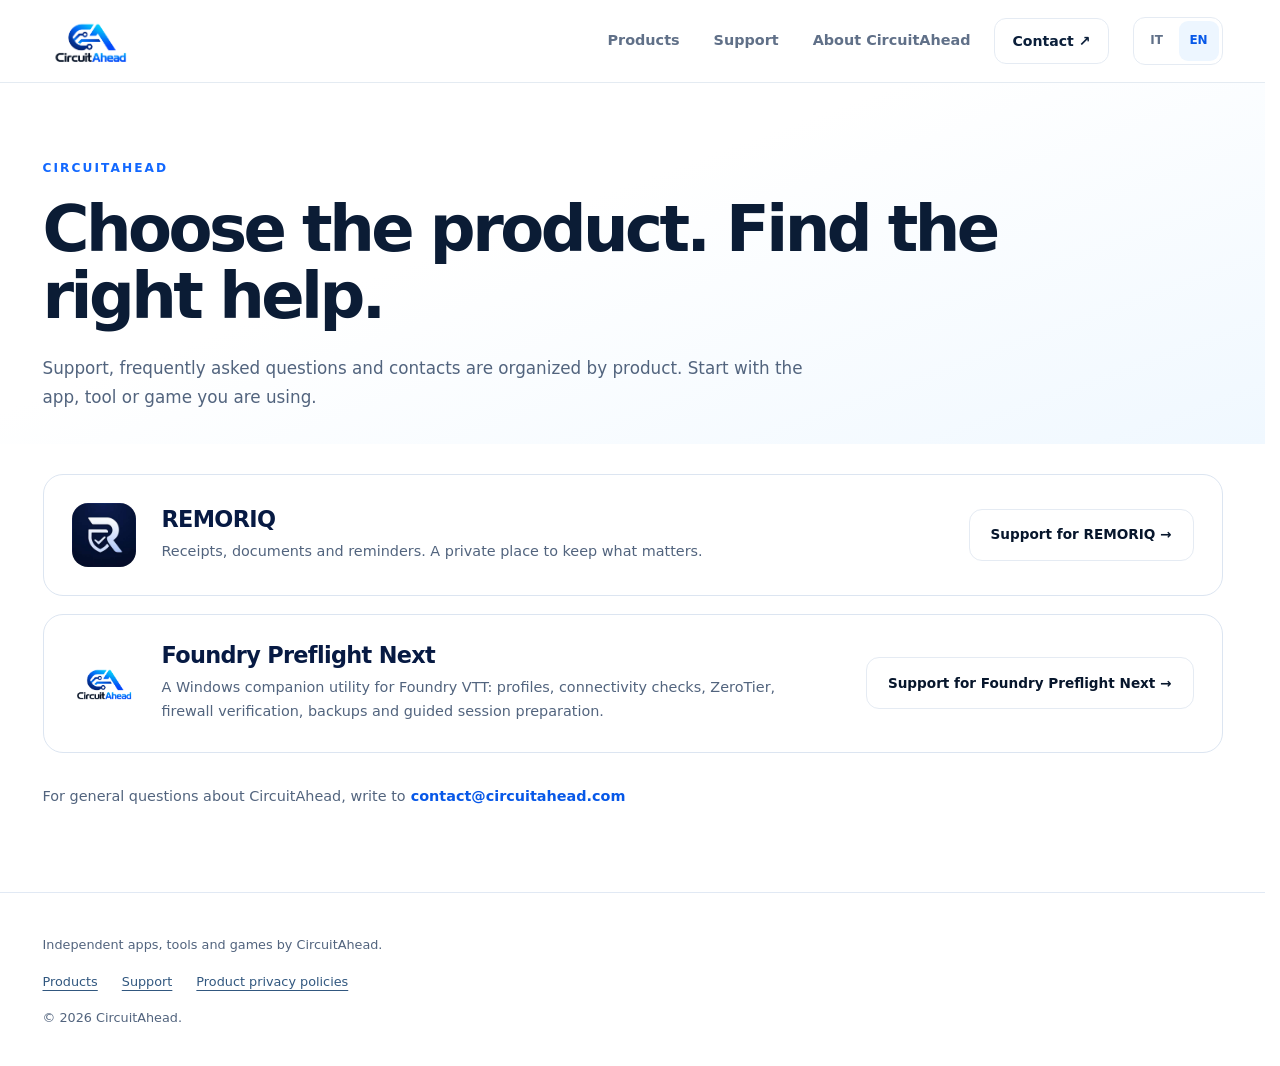
<file: help/index.html>
<!doctype html>
<html lang="en"><head>
<meta charset="UTF-8"><meta name="viewport" content="width=device-width, initial-scale=1">
<script src="/js/language.js?v=23eb0c3d0966"></script>
<title data-en="Product support | CircuitAhead" data-it="Supporto prodotti | CircuitAhead">Product support | CircuitAhead</title>
<meta name="description" content="Support, frequently asked questions and contacts are organized by product. Start with the app, tool or game you are using." data-content-en="Support, frequently asked questions and contacts are organized by product. Start with the app, tool or game you are using." data-content-it="Assistenza, domande frequenti e contatti sono organizzati per prodotto. Parti dall’app, dallo strumento o dal gioco che stai usando.">
<meta name="theme-color" content="#ffffff"><meta name="referrer" content="strict-origin-when-cross-origin">
<link rel="canonical" href="https://circuitahead.com/help/"><meta property="og:url" content="https://circuitahead.com/help/">
<meta property="og:title" content="Product support | CircuitAhead" data-content-en="Product support | CircuitAhead" data-content-it="Supporto prodotti | CircuitAhead">
<meta property="og:description" content="Support, frequently asked questions and contacts are organized by product. Start with the app, tool or game you are using." data-content-en="Support, frequently asked questions and contacts are organized by product. Start with the app, tool or game you are using." data-content-it="Assistenza, domande frequenti e contatti sono organizzati per prodotto. Parti dall’app, dallo strumento o dal gioco che stai usando.">
<meta property="og:type" content="website"><meta property="og:site_name" content="CircuitAhead"><meta property="og:image" content="https://circuitahead.com/assets/circuitahead-logo.webp"><meta name="twitter:card" content="summary">
<link rel="icon" href="/assets/favicon.png"><link rel="apple-touch-icon" href="/assets/circuitahead-logo.png">
<link rel="stylesheet" href="/css/styles.css?v=c434cf575bd4"><link rel="stylesheet" href="/css/catalog.css?v=0e7b36ece2a3"><link rel="stylesheet" href="/css/motion.css?v=064d3a811026">
<link rel="modulepreload" href="/js/motion.js?v=f7709adb1d66"><script type="module" src="/js/main.js?v=05c007e4963f"></script>
<script type="application/ld+json">{"@context":"https://schema.org","@type":"CollectionPage","name":"Product support | CircuitAhead","url":"https://circuitahead.com/help/"}</script>
</head><body class="catalog-page" data-page="help">
<a data-en="Skip to content" data-it="Vai al contenuto" class="skip-link" href="#main-content">Skip to content</a>
<header class="site-header" id="top"><div class="container header-inner">
<a class="brand" href="/" aria-label="CircuitAhead home"><img class="brand-logo" src="/assets/circuitahead-logo.webp" width="724" height="543" alt="CircuitAhead"></a>
<nav class="desktop-nav" aria-label="Main navigation"><a data-en="Products" data-it="Prodotti" href="/products/">Products</a><a data-en="Support" data-it="Supporto" href="/help/">Support</a><a data-en="About CircuitAhead" data-it="Chi è CircuitAhead" href="/#about">About CircuitAhead</a></nav>
<a data-en="Contact ↗" data-it="Contatti ↗" class="header-contact" href="mailto:contact@circuitahead.com">Contact ↗</a>
<button class="menu-button" type="button" aria-label="Open navigation" aria-expanded="false" aria-controls="mobile-navigation"><span></span><span></span></button></div>
<nav class="mobile-nav" id="mobile-navigation" aria-label="Mobile navigation"><a data-en="Products" data-it="Prodotti" href="/products/">Products</a><a data-en="Support" data-it="Supporto" href="/help/">Support</a><a data-en="About CircuitAhead" data-it="Chi è CircuitAhead" href="/#about">About CircuitAhead</a></nav></header><main id="main-content" tabindex="-1"><section class="catalog-intro"><div class="container"><p data-en="CIRCUITAHEAD" data-it="CIRCUITAHEAD" class="section-eyebrow reveal">CIRCUITAHEAD</p><h1 data-en="Choose the product. Find the right help." data-it="Scegli il prodotto. Trova il supporto giusto." class="reveal">Choose the product. Find the right help.</h1><p data-en="Support, frequently asked questions and contacts are organized by product. Start with the app, tool or game you are using." data-it="Assistenza, domande frequenti e contatti sono organizzati per prodotto. Parti dall’app, dallo strumento o dal gioco che stai usando." class="catalog-intro-copy reveal">Support, frequently asked questions and contacts are organized by product. Start with the app, tool or game you are using.</p></div></section><section class="catalog-section"><div class="container"><div class="product-directory"><article class="product-directory-entry reveal"><img src="/assets/remoriq-icon.png" width="320" height="320" alt="REMORIQ" loading="lazy" decoding="async"><div><h2>REMORIQ</h2><p data-en="Receipts, documents and reminders. A private place to keep what matters." data-it="Ricevute, documenti e promemoria. Un posto privato per ciò che conta.">Receipts, documents and reminders. A private place to keep what matters.</p></div><a data-en="Support for REMORIQ →" data-it="Supporto REMORIQ →" href="/support/" class="button button-secondary">Support for REMORIQ →</a></article>
<article class="product-directory-entry reveal"><img src="/assets/circuitahead-logo.webp" width="724" height="543" alt="Foundry Preflight Next" loading="lazy" decoding="async"><div><h2>Foundry Preflight Next</h2><p data-en="A Windows companion utility for Foundry VTT: profiles, connectivity checks, ZeroTier, firewall verification, backups and guided session preparation." data-it="Una utility Windows di supporto a Foundry VTT: profili, controlli di connettività, ZeroTier, verifica firewall, backup e preparazione guidata della sessione.">A Windows companion utility for Foundry VTT: profiles, connectivity checks, ZeroTier, firewall verification, backups and guided session preparation.</p></div><a data-en="Support for Foundry Preflight Next →" data-it="Supporto Foundry Preflight Next →" href="/foundrypreflightnext/support/" class="button button-secondary">Support for Foundry Preflight Next →</a></article></div><p data-en="For general questions about CircuitAhead, write to " data-it="Per domande generali su CircuitAhead, scrivi a " class="catalog-contact">For general questions about CircuitAhead, write to </p><a class="catalog-email" href="mailto:contact@circuitahead.com">contact@circuitahead.com</a></div></section></main><footer class="catalog-footer"><div class="container"><p data-en="Independent apps, tools and games by CircuitAhead." data-it="App, strumenti e giochi indipendenti di CircuitAhead.">Independent apps, tools and games by CircuitAhead.</p><nav aria-label="Footer"><a data-en="Products" data-it="Prodotti" href="/products/">Products</a><a data-en="Support" data-it="Supporto" href="/help/">Support</a><a data-en="Product privacy policies" data-it="Privacy dei prodotti" href="/legal/">Product privacy policies</a></nav><p>© <span id="current-year">2026</span> CircuitAhead.</p></div></footer>
</body></html>
</file>
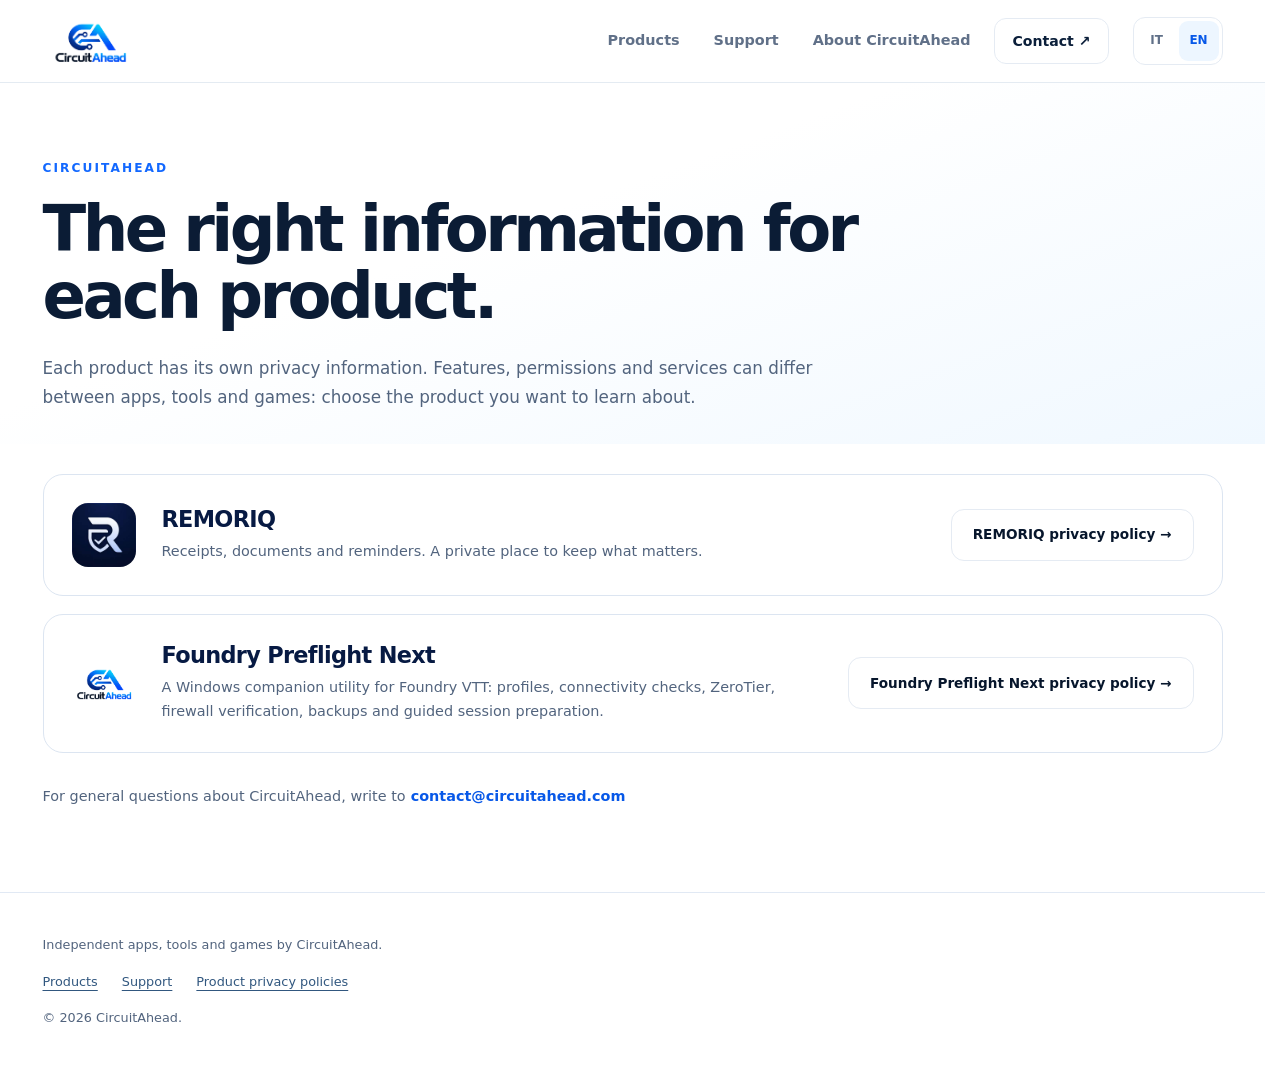
<file: legal/index.html>
<!doctype html>
<html lang="en"><head>
<meta charset="UTF-8"><meta name="viewport" content="width=device-width, initial-scale=1">
<script src="/js/language.js?v=23eb0c3d0966"></script>
<title data-en="Product privacy policies | CircuitAhead" data-it="Privacy dei prodotti | CircuitAhead">Product privacy policies | CircuitAhead</title>
<meta name="description" content="Each product has its own privacy information. Features, permissions and services can differ between apps, tools and games: choose the product you want to learn about." data-content-en="Each product has its own privacy information. Features, permissions and services can differ between apps, tools and games: choose the product you want to learn about." data-content-it="Ogni prodotto ha le proprie informazioni sulla privacy. Funzioni, permessi e servizi possono essere diversi tra app, strumenti e giochi: scegli il prodotto che ti interessa.">
<meta name="theme-color" content="#ffffff"><meta name="referrer" content="strict-origin-when-cross-origin">
<link rel="canonical" href="https://circuitahead.com/legal/"><meta property="og:url" content="https://circuitahead.com/legal/">
<meta property="og:title" content="Product privacy policies | CircuitAhead" data-content-en="Product privacy policies | CircuitAhead" data-content-it="Privacy dei prodotti | CircuitAhead">
<meta property="og:description" content="Each product has its own privacy information. Features, permissions and services can differ between apps, tools and games: choose the product you want to learn about." data-content-en="Each product has its own privacy information. Features, permissions and services can differ between apps, tools and games: choose the product you want to learn about." data-content-it="Ogni prodotto ha le proprie informazioni sulla privacy. Funzioni, permessi e servizi possono essere diversi tra app, strumenti e giochi: scegli il prodotto che ti interessa.">
<meta property="og:type" content="website"><meta property="og:site_name" content="CircuitAhead"><meta property="og:image" content="https://circuitahead.com/assets/circuitahead-logo.webp"><meta name="twitter:card" content="summary">
<link rel="icon" href="/assets/favicon.png"><link rel="apple-touch-icon" href="/assets/circuitahead-logo.png">
<link rel="stylesheet" href="/css/styles.css?v=c434cf575bd4"><link rel="stylesheet" href="/css/catalog.css?v=0e7b36ece2a3"><link rel="stylesheet" href="/css/motion.css?v=064d3a811026">
<link rel="modulepreload" href="/js/motion.js?v=f7709adb1d66"><script type="module" src="/js/main.js?v=05c007e4963f"></script>
<script type="application/ld+json">{"@context":"https://schema.org","@type":"CollectionPage","name":"Product privacy policies | CircuitAhead","url":"https://circuitahead.com/legal/"}</script>
</head><body class="catalog-page" data-page="legal">
<a data-en="Skip to content" data-it="Vai al contenuto" class="skip-link" href="#main-content">Skip to content</a>
<header class="site-header" id="top"><div class="container header-inner">
<a class="brand" href="/" aria-label="CircuitAhead home"><img class="brand-logo" src="/assets/circuitahead-logo.webp" width="724" height="543" alt="CircuitAhead"></a>
<nav class="desktop-nav" aria-label="Main navigation"><a data-en="Products" data-it="Prodotti" href="/products/">Products</a><a data-en="Support" data-it="Supporto" href="/help/">Support</a><a data-en="About CircuitAhead" data-it="Chi è CircuitAhead" href="/#about">About CircuitAhead</a></nav>
<a data-en="Contact ↗" data-it="Contatti ↗" class="header-contact" href="mailto:contact@circuitahead.com">Contact ↗</a>
<button class="menu-button" type="button" aria-label="Open navigation" aria-expanded="false" aria-controls="mobile-navigation"><span></span><span></span></button></div>
<nav class="mobile-nav" id="mobile-navigation" aria-label="Mobile navigation"><a data-en="Products" data-it="Prodotti" href="/products/">Products</a><a data-en="Support" data-it="Supporto" href="/help/">Support</a><a data-en="About CircuitAhead" data-it="Chi è CircuitAhead" href="/#about">About CircuitAhead</a></nav></header><main id="main-content" tabindex="-1"><section class="catalog-intro"><div class="container"><p data-en="CIRCUITAHEAD" data-it="CIRCUITAHEAD" class="section-eyebrow reveal">CIRCUITAHEAD</p><h1 data-en="The right information for each product." data-it="Le informazioni giuste per ogni prodotto." class="reveal">The right information for each product.</h1><p data-en="Each product has its own privacy information. Features, permissions and services can differ between apps, tools and games: choose the product you want to learn about." data-it="Ogni prodotto ha le proprie informazioni sulla privacy. Funzioni, permessi e servizi possono essere diversi tra app, strumenti e giochi: scegli il prodotto che ti interessa." class="catalog-intro-copy reveal">Each product has its own privacy information. Features, permissions and services can differ between apps, tools and games: choose the product you want to learn about.</p></div></section><section class="catalog-section"><div class="container"><div class="product-directory"><article class="product-directory-entry reveal"><img src="/assets/remoriq-icon.png" width="320" height="320" alt="REMORIQ" loading="lazy" decoding="async"><div><h2>REMORIQ</h2><p data-en="Receipts, documents and reminders. A private place to keep what matters." data-it="Ricevute, documenti e promemoria. Un posto privato per ciò che conta.">Receipts, documents and reminders. A private place to keep what matters.</p></div><a data-en="REMORIQ privacy policy →" data-it="Informativa REMORIQ →" href="/privacy/" class="button button-secondary">REMORIQ privacy policy →</a></article>
<article class="product-directory-entry reveal"><img src="/assets/circuitahead-logo.webp" width="724" height="543" alt="Foundry Preflight Next" loading="lazy" decoding="async"><div><h2>Foundry Preflight Next</h2><p data-en="A Windows companion utility for Foundry VTT: profiles, connectivity checks, ZeroTier, firewall verification, backups and guided session preparation." data-it="Una utility Windows di supporto a Foundry VTT: profili, controlli di connettività, ZeroTier, verifica firewall, backup e preparazione guidata della sessione.">A Windows companion utility for Foundry VTT: profiles, connectivity checks, ZeroTier, firewall verification, backups and guided session preparation.</p></div><a data-en="Foundry Preflight Next privacy policy →" data-it="Informativa Foundry Preflight Next →" href="/foundrypreflightnext/privacy/" class="button button-secondary">Foundry Preflight Next privacy policy →</a></article></div><p data-en="For general questions about CircuitAhead, write to " data-it="Per domande generali su CircuitAhead, scrivi a " class="catalog-contact">For general questions about CircuitAhead, write to </p><a class="catalog-email" href="mailto:contact@circuitahead.com">contact@circuitahead.com</a></div></section></main><footer class="catalog-footer"><div class="container"><p data-en="Independent apps, tools and games by CircuitAhead." data-it="App, strumenti e giochi indipendenti di CircuitAhead.">Independent apps, tools and games by CircuitAhead.</p><nav aria-label="Footer"><a data-en="Products" data-it="Prodotti" href="/products/">Products</a><a data-en="Support" data-it="Supporto" href="/help/">Support</a><a data-en="Product privacy policies" data-it="Privacy dei prodotti" href="/legal/">Product privacy policies</a></nav><p>© <span id="current-year">2026</span> CircuitAhead.</p></div></footer>
</body></html>
</file>
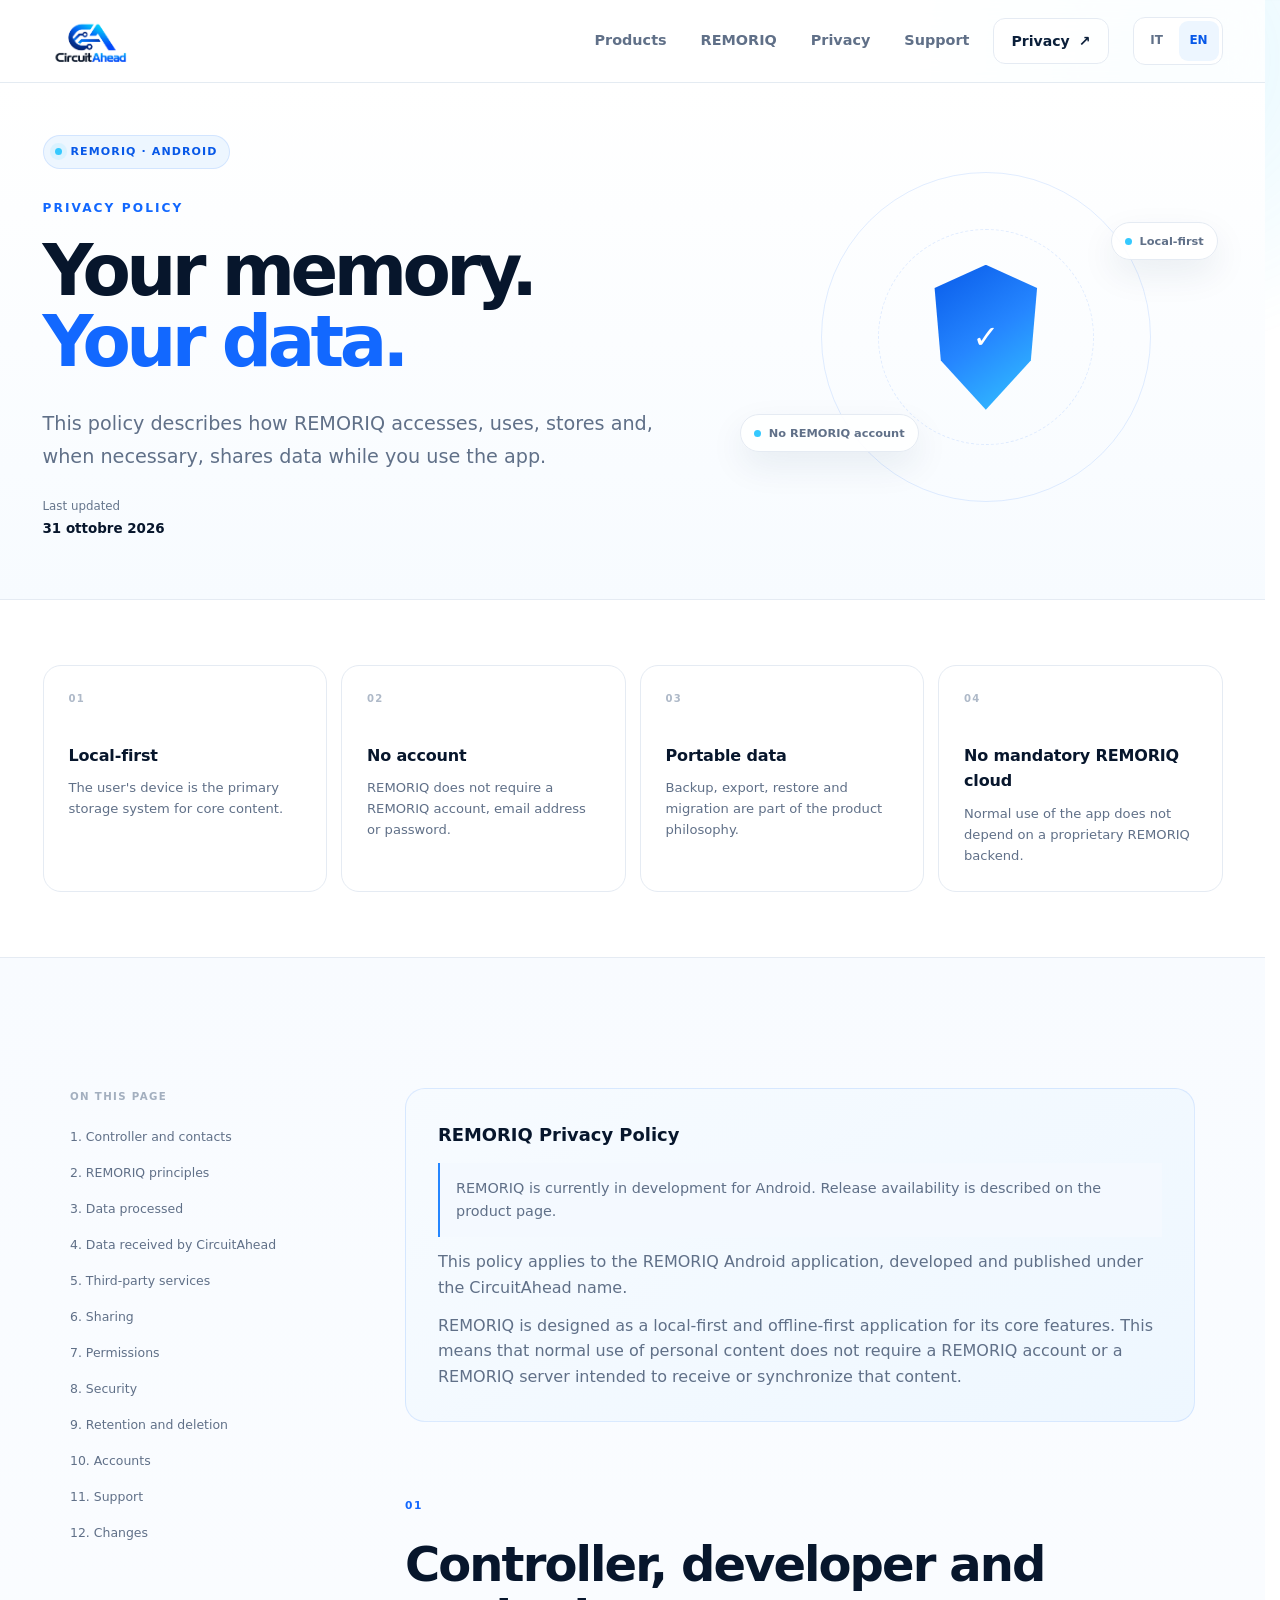
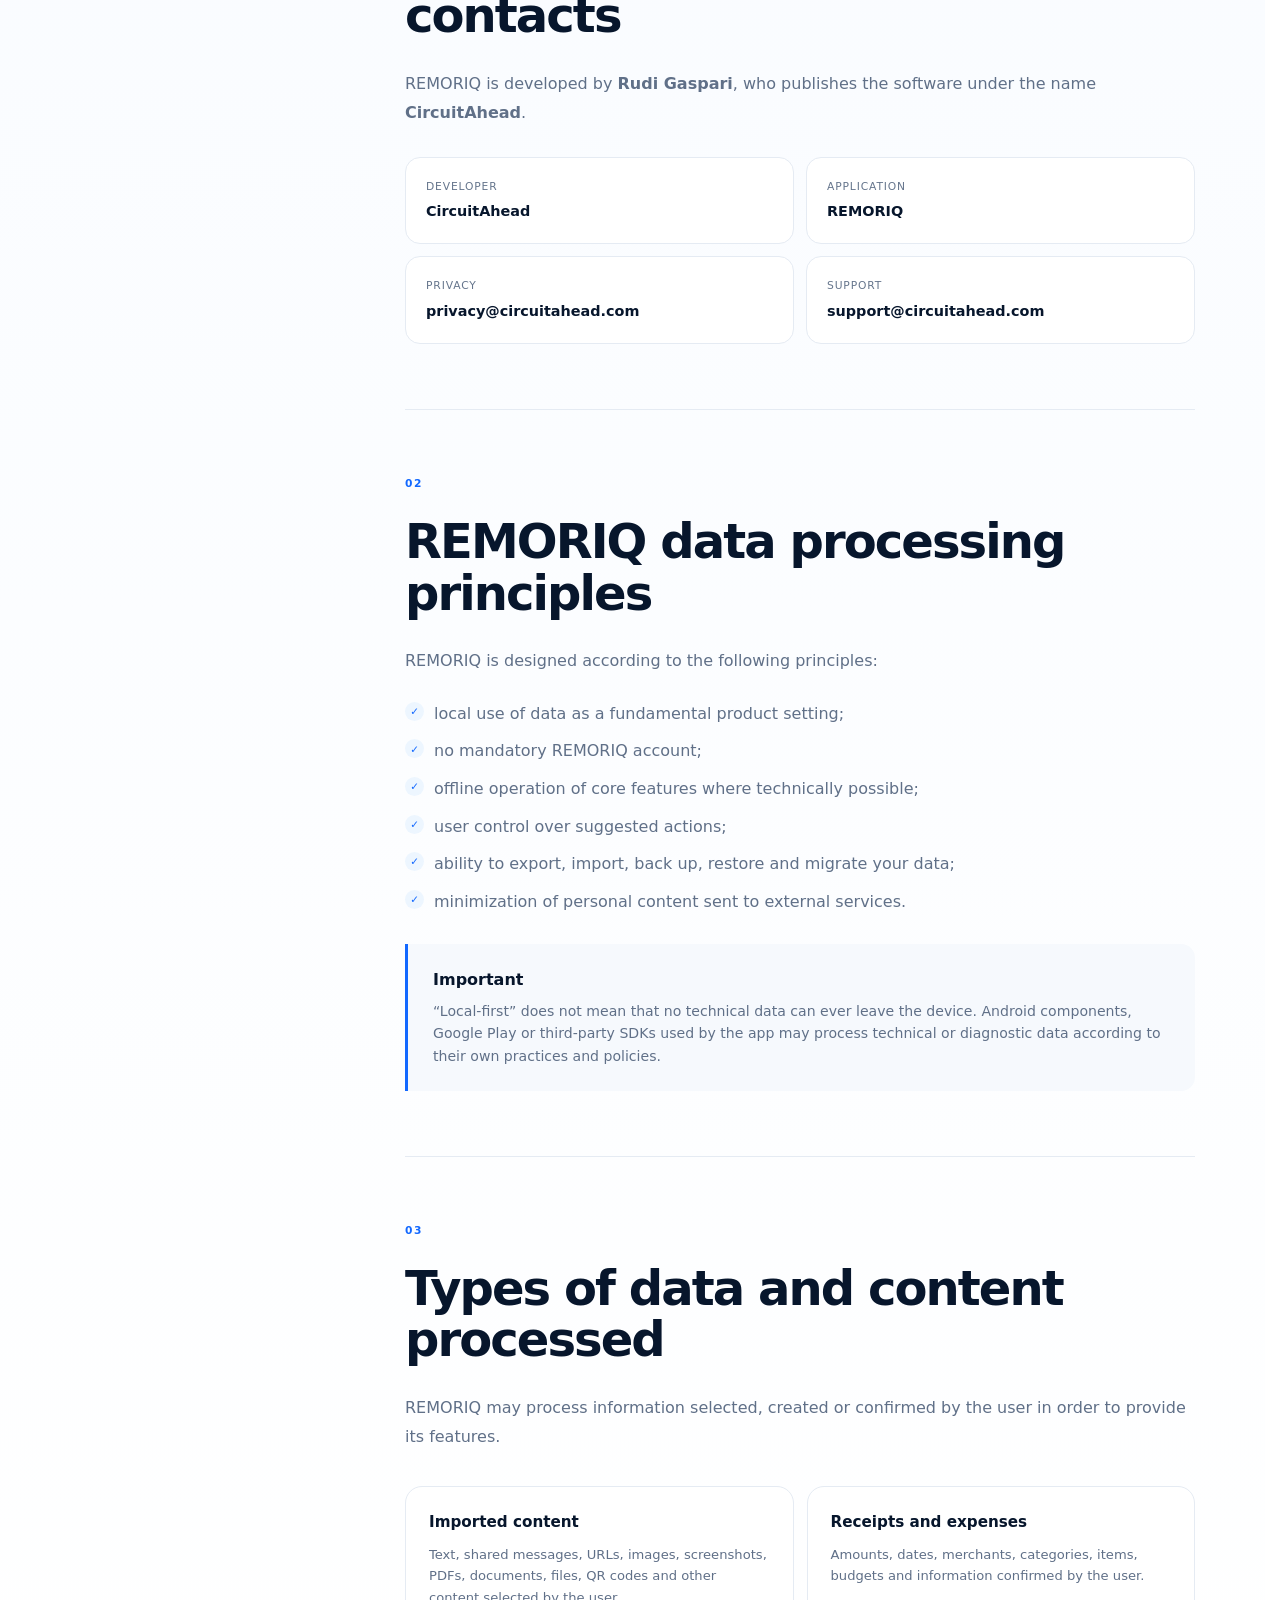
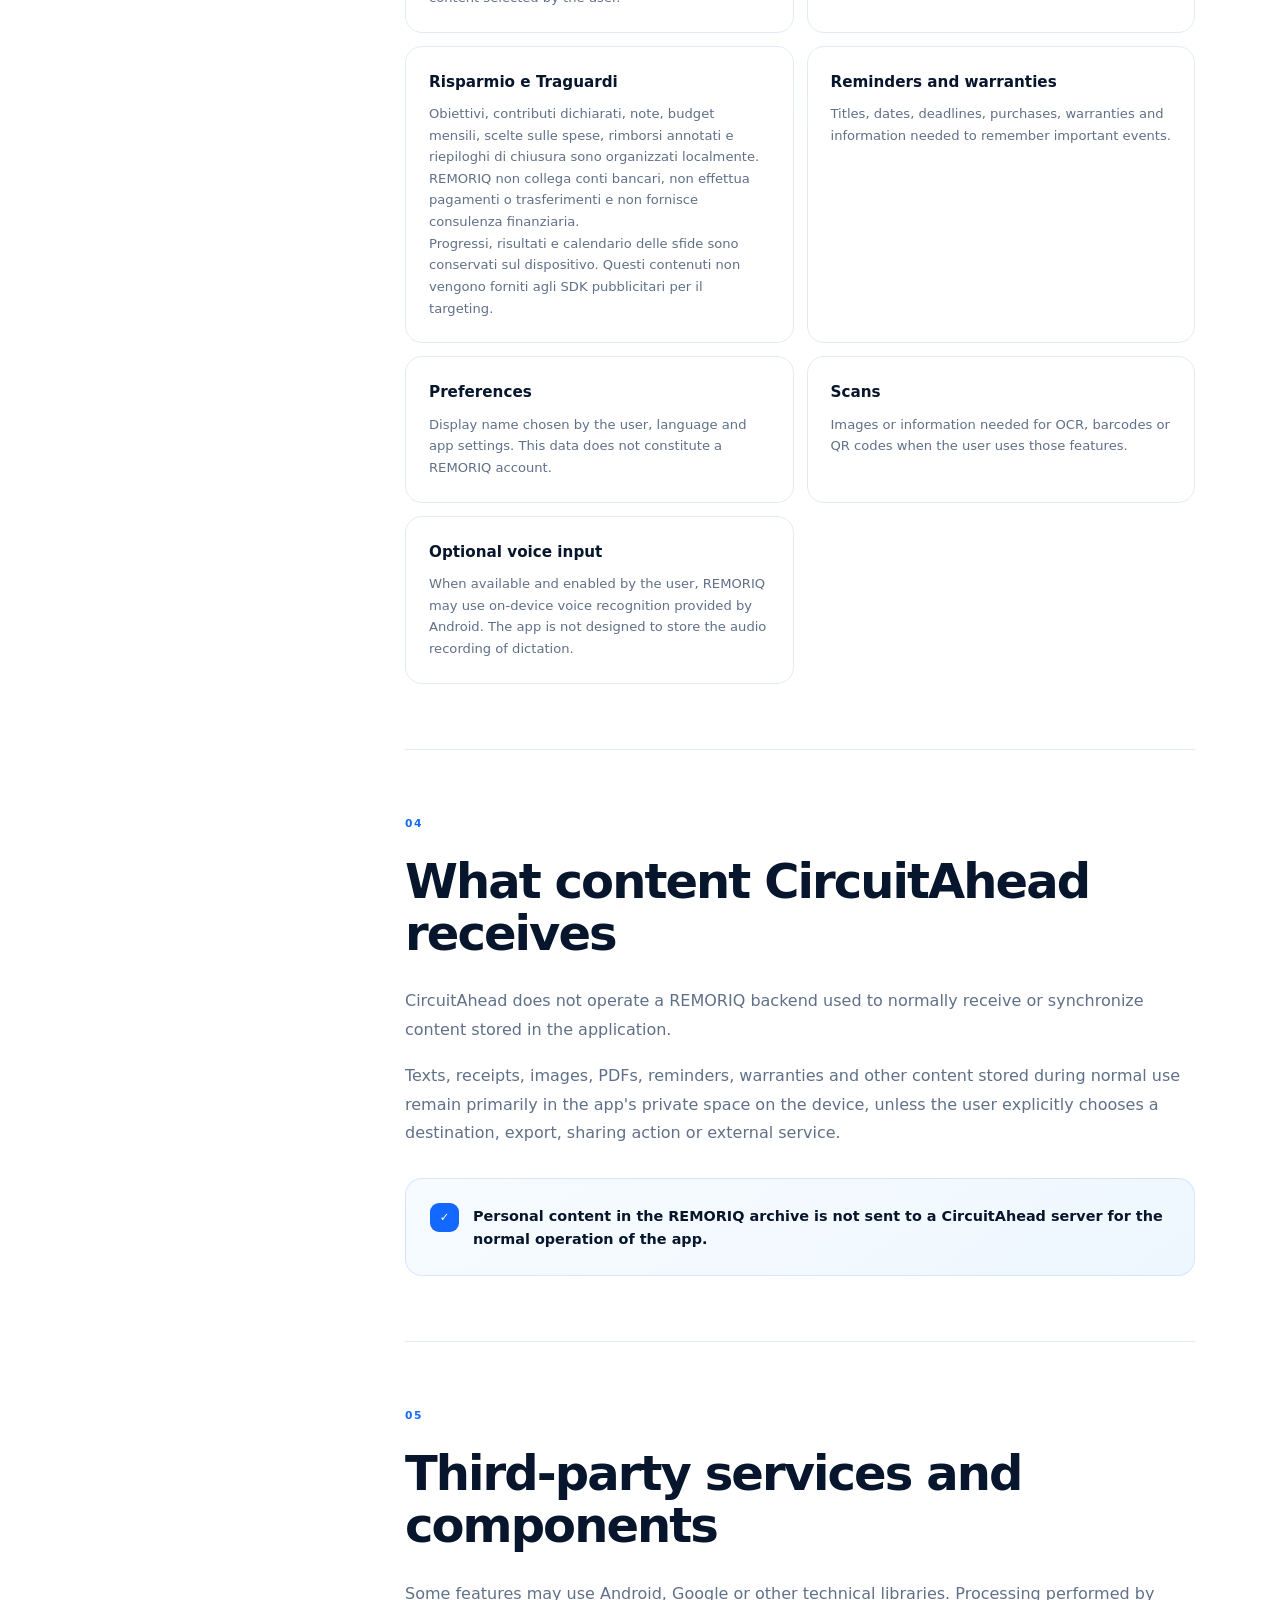
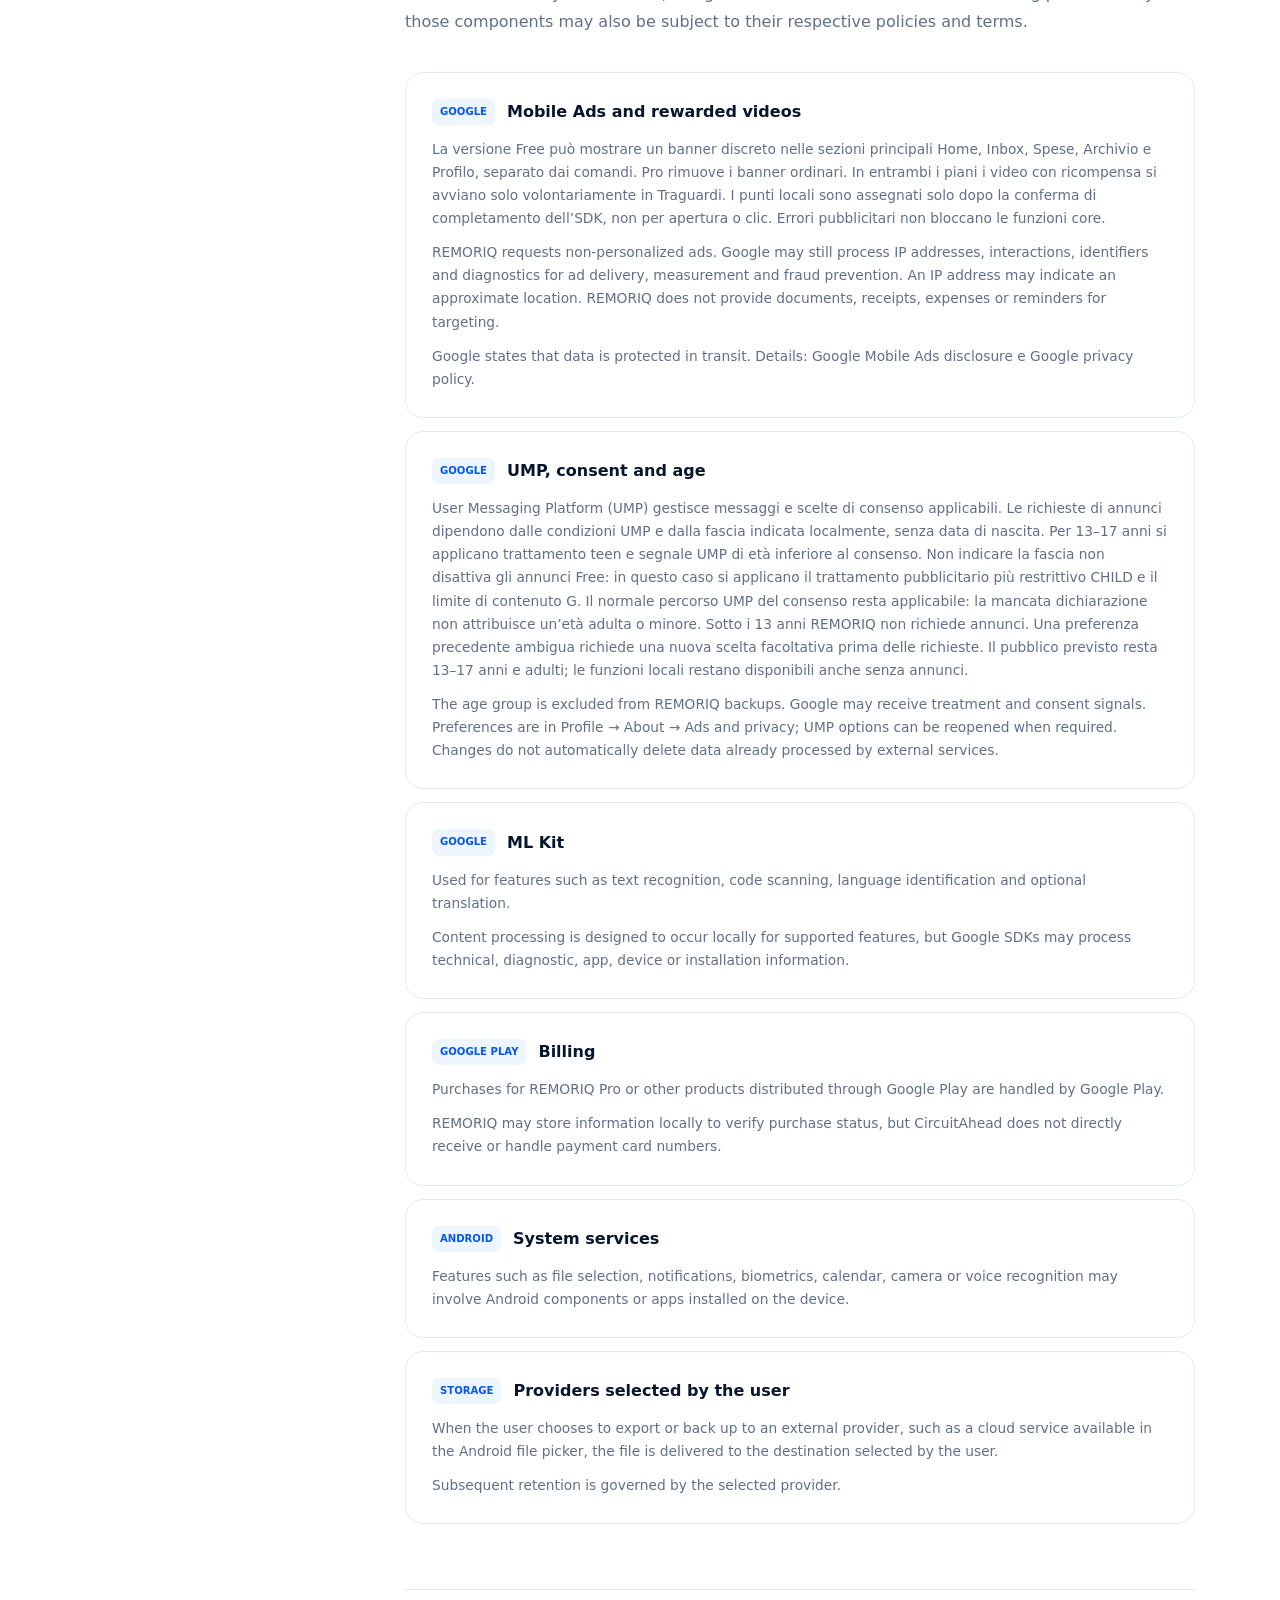
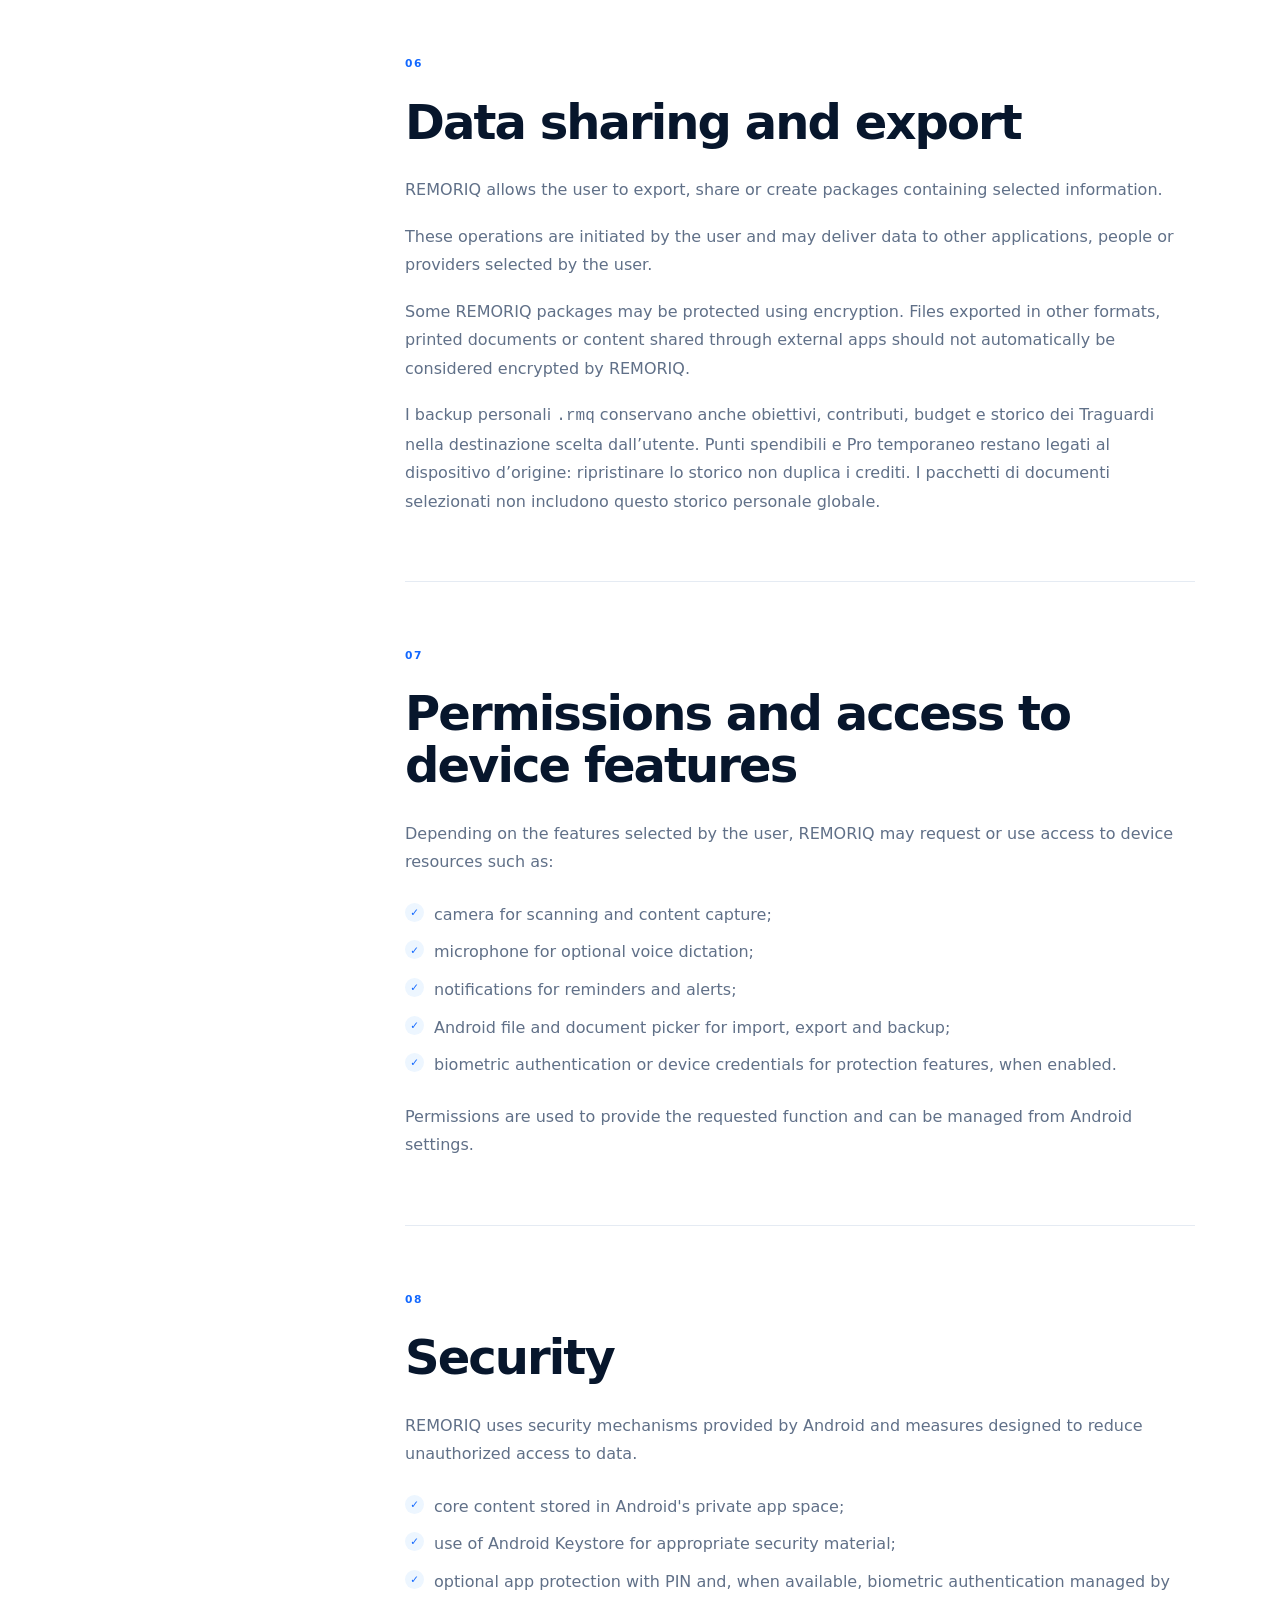
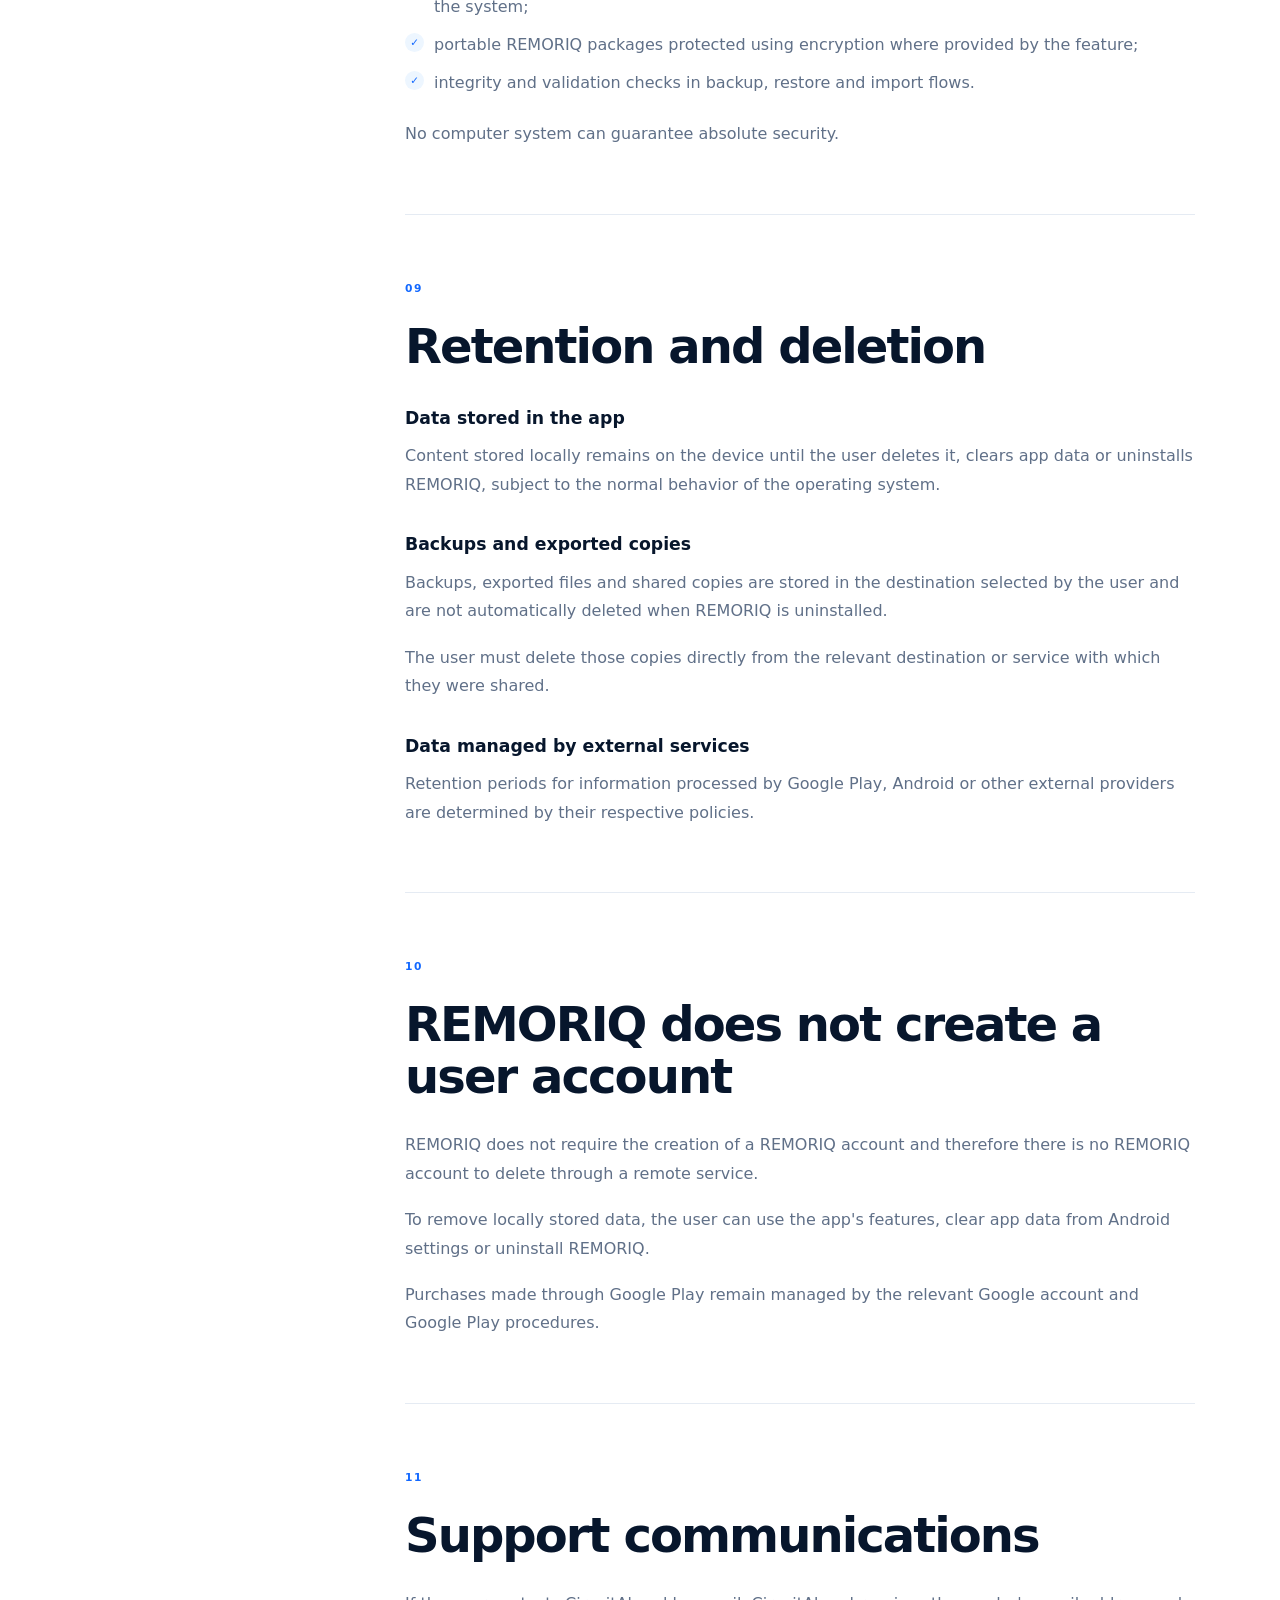
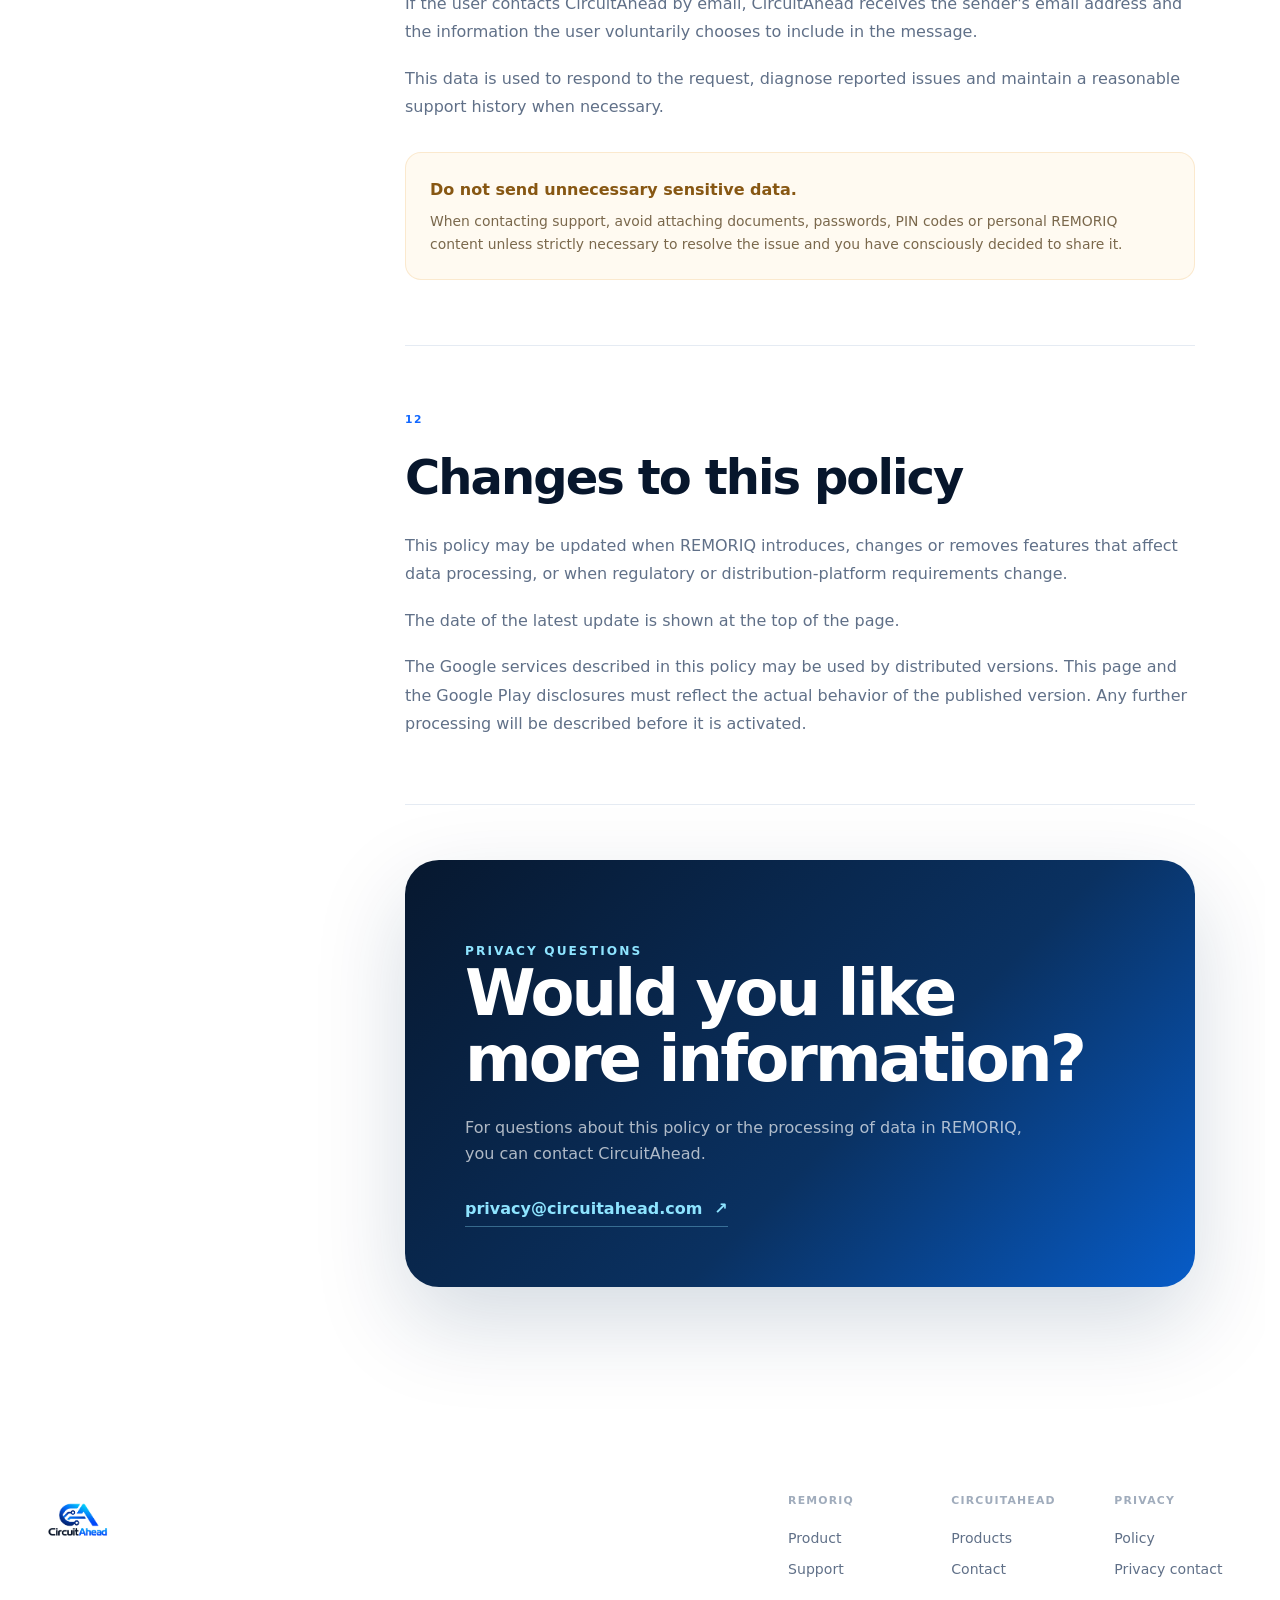
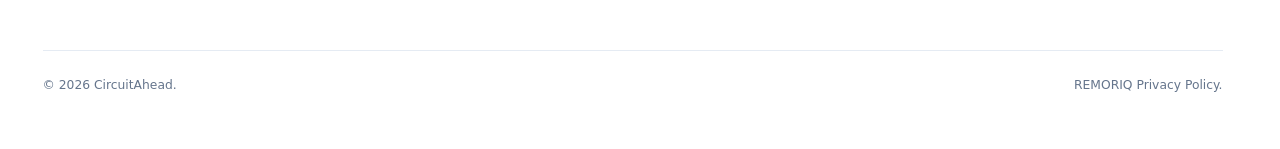
<file: privacy/index.html>
<!DOCTYPE html>
<html lang="it">
<head>
  <meta charset="UTF-8">

  <meta name="viewport" content="width=device-width, initial-scale=1.0">

  <script src="/js/language.js?v=23eb0c3d0966"></script><title>Privacy Policy di REMORIQ | CircuitAhead</title>

  <meta name="description" content="Informativa sulla privacy di REMORIQ, applicazione Android sviluppata e pubblicata da CircuitAhead.">

  <meta name="theme-color" content="#ffffff">

  <link rel="icon" type="image/png" href="/assets/favicon.png">
  <link rel="apple-touch-icon" href="/assets/circuitahead-logo.png">
  <link rel="stylesheet" href="/css/styles.css?v=c434cf575bd4">

  <link rel="stylesheet" href="/css/motion.css?v=064d3a811026">
<link rel="modulepreload" href="/js/motion.js?v=f7709adb1d66">
<script src="/js/main.js?v=05c007e4963f" type="module"></script>
<link rel="canonical" href="https://circuitahead.com/privacy/">
<meta property="og:url" content="https://circuitahead.com/privacy/">
<meta property="og:site_name" content="CircuitAhead">
<meta property="og:title" content="Privacy Policy di REMORIQ | CircuitAhead">
<meta property="og:description" content="Informativa sulla privacy di REMORIQ, applicazione Android sviluppata e pubblicata da CircuitAhead.">
<meta property="og:type" content="website">
<meta property="og:image" content="https://circuitahead.com/assets/remoriq-icon.png">
<meta property="og:image:alt" content="REMORIQ">
<meta name="twitter:card" content="summary">
<meta name="referrer" content="strict-origin-when-cross-origin">
<script type="application/ld+json">{"@context":"https://schema.org","@type":"WebPage","name":"Privacy Policy di REMORIQ | CircuitAhead","url":"https://circuitahead.com/privacy/"}</script>
</head>

<body class="privacy-page" data-page="remoriq-privacy">

  <a data-en="Skip to content" data-it="Vai al contenuto" href="#main-content" class="skip-link">Skip to content</a><div class="page-background" aria-hidden="true">
    <div class="background-orb orb-one"></div>
    <div class="background-orb orb-two"></div>
    <div class="background-grid"></div>
  </div>


  <!-- HEADER -->
  <header class="site-header" id="top">

    <div class="container header-inner">

      <a class="brand" href="../" aria-label="CircuitAhead home">
        <img class="brand-logo" src="/assets/circuitahead-logo.webp" alt="CircuitAhead" width="724" height="543">
      </a>


      <nav class="desktop-nav" aria-label="Navigazione principale">
        <a href="/products/" data-en="Products" data-it="Prodotti">Prodotti</a>
        <a href="../remoriq/">REMORIQ</a>
        <a href="#informativa">Privacy</a>
        <a href="../support/">Supporto</a>
      </nav>


      <a class="header-contact" href="mailto:privacy@circuitahead.com">
        Privacy
        <span aria-hidden="true">↗</span>
      </a>


      <button class="menu-button" type="button" aria-label="Apri navigazione" aria-expanded="false" aria-controls="mobile-navigation">
        <span></span>
        <span></span>
      </button>

    </div>


    <nav class="mobile-nav" id="mobile-navigation" aria-label="Navigazione mobile">
      <a href="/products/" data-en="Products" data-it="Prodotti">Prodotti</a>
      <a href="../remoriq/">REMORIQ</a>
      <a href="#informativa">Privacy</a>
      <a href="../support/">Supporto</a>
      <a href="mailto:privacy@circuitahead.com">Contatti privacy</a>
    </nav>

  </header>


  <main id="main-content" tabindex="-1"><span id="informativa"></span>

    <!-- HERO -->
    <section class="privacy-hero">

      <div class="container privacy-hero-inner">

        <div class="privacy-hero-copy">

          <div class="privacy-badge reveal">
            <span></span>
            REMORIQ · Android
          </div>

          <p class="section-eyebrow reveal">
            PRIVACY POLICY
          </p>

          <h1 class="reveal reveal-delay-1">
            La tua memoria.
            <span>I tuoi dati.</span>
          </h1>

          <p class="privacy-hero-lead reveal reveal-delay-2">
            Questa informativa descrive come REMORIQ
            accede, utilizza, conserva e, quando necessario,
            condivide i dati durante l'utilizzo dell'app.
          </p>

          <div class="privacy-update reveal reveal-delay-3">
            <span>Ultimo aggiornamento</span>
            <strong>31 ottobre 2026</strong>
          </div>

        </div>


        <div class="privacy-hero-visual reveal reveal-delay-2">

          <div class="privacy-shield">

            <div class="privacy-shield-ring ring-one"></div>
            <div class="privacy-shield-ring ring-two"></div>

            <div class="privacy-shield-core">
              <span>✓</span>
            </div>

          </div>

          <div class="privacy-hero-pill pill-local">
            <span></span>
            Local-first
          </div>

          <div class="privacy-hero-pill pill-account">
            <span></span>
            Nessun account REMORIQ
          </div>

        </div>

      </div>

    </section>


    <!-- SUMMARY -->
    <section class="privacy-summary-section">

      <div class="container">

        <div class="privacy-summary-grid">

          <article class="privacy-summary-card reveal">
            <span class="privacy-summary-number">01</span>
            <h2>Local-first</h2>
            <p>
              Il dispositivo dell'utente è il principale
              sistema di conservazione dei contenuti core.
            </p>
          </article>


          <article class="privacy-summary-card reveal reveal-delay-1">
            <span class="privacy-summary-number">02</span>
            <h2>Nessun account</h2>
            <p>
              REMORIQ non richiede un account,
              email o password REMORIQ.
            </p>
          </article>


          <article class="privacy-summary-card reveal reveal-delay-2">
            <span class="privacy-summary-number">03</span>
            <h2>Dati portabili</h2>
            <p>
              Backup, esportazione, ripristino e migrazione
              fanno parte della filosofia del prodotto.
            </p>
          </article>


          <article class="privacy-summary-card reveal reveal-delay-3">
            <span class="privacy-summary-number">04</span>
            <h2>Niente cloud REMORIQ obbligatorio</h2>
            <p>
              Il normale utilizzo dell'app non dipende
              da un backend proprietario REMORIQ.
            </p>
          </article>

        </div>

      </div>

    </section>


    <!-- POLICY CONTENT -->
    <section class="section privacy-policy-section">

      <div class="container privacy-policy-layout">

        <!-- SIDEBAR -->
        <aside class="privacy-sidebar">

          <nav aria-label="Indice privacy">

            <p>IN QUESTA PAGINA</p>

            <a href="#titolare">1. Titolare e contatti</a>
            <a href="#principi">2. Principi di REMORIQ</a>
            <a href="#dati">3. Dati trattati</a>
            <a href="#riceve">4. Dati ricevuti da CircuitAhead</a>
            <a href="#terze-parti">5. Servizi di terze parti</a>
            <a href="#condivisione">6. Condivisione</a>
            <a href="#permessi">7. Permessi</a>
            <a href="#sicurezza">8. Sicurezza</a>
            <a href="#conservazione">9. Conservazione ed eliminazione</a>
            <a href="#account">10. Account</a>
            <a href="#supporto">11. Supporto</a>
            <a href="#modifiche">12. Modifiche</a>

          </nav>

        </aside>


        <!-- MAIN POLICY -->
        <article class="privacy-policy-content">

          <!-- INTRO -->
          <div class="privacy-intro-box reveal">

            <strong>Informativa sulla privacy di REMORIQ</strong><p data-en="REMORIQ is currently in development for Android. Release availability is described on the product page." data-it="REMORIQ è attualmente in sviluppo per Android. Le informazioni sulla disponibilità si trovano nella pagina prodotto." class="policy-release-note">REMORIQ è attualmente in sviluppo per Android. Le informazioni sulla disponibilità si trovano nella pagina prodotto.</p>

            <p>
              La presente informativa riguarda l'applicazione
              Android REMORIQ, sviluppata e pubblicata con
              il nome CircuitAhead.
            </p>

            <p>
              REMORIQ è progettata come applicazione
              local-first e offline-first per le funzionalità
              principali. Questo significa che il normale
              utilizzo dei contenuti personali non richiede
              un account REMORIQ né un server REMORIQ
              destinato a ricevere o sincronizzare tali
              contenuti.
            </p>

          </div>


          <!-- 1 -->
          <section class="privacy-policy-block reveal" id="titolare">

            <span class="policy-index">01</span>

            <h2>
              Titolare, sviluppatore e contatti
            </h2>

            <p>
              REMORIQ è sviluppata da
              <strong>Rudi Gaspari</strong>,
              che pubblica il software con il nome
              <strong>CircuitAhead</strong>.
            </p>

            <div class="privacy-contact-box">

              <div>
                <span>Sviluppatore</span>
                <strong>CircuitAhead</strong>
              </div>

              <div>
                <span>Applicazione</span>
                <strong>REMORIQ</strong>
              </div>

              <div>
                <span>Privacy</span>
                <a href="mailto:privacy@circuitahead.com">
                  privacy@circuitahead.com
                </a>
              </div>

              <div>
                <span>Supporto</span>
                <a href="mailto:support@circuitahead.com">
                  support@circuitahead.com
                </a>
              </div>

            </div>

          </section>


          <!-- 2 -->
          <section class="privacy-policy-block reveal" id="principi">

            <span class="policy-index">02</span>

            <h2>
              Principi di trattamento di REMORIQ
            </h2>

            <p>
              REMORIQ è progettata secondo i seguenti
              principi:
            </p>

            <ul class="privacy-list">
              <li>
                utilizzo locale dei dati come impostazione
                fondamentale del prodotto;
              </li>

              <li>
                assenza di un account REMORIQ obbligatorio;
              </li>

              <li>
                funzionamento offline delle funzionalità
                principali quando tecnicamente possibile;
              </li>

              <li>
                controllo dell'utente sulle azioni suggerite;
              </li>

              <li>
                possibilità di esportare, importare,
                effettuare backup, ripristinare e migrare
                i propri dati;
              </li>

              <li>
                minimizzazione dell'invio di contenuti
                personali verso servizi esterni.
              </li>
            </ul>

            <div class="privacy-note">

              <strong>Importante</strong>

              <p>
                "Local-first" non significa che nessun dato
                tecnico possa mai lasciare il dispositivo.
                Componenti Android, Google Play o SDK di
                terze parti utilizzati dall'app possono
                trattare dati tecnici o diagnostici secondo
                le proprie modalità e informative.
              </p>

            </div>

          </section>


          <!-- 3 -->
          <section class="privacy-policy-block reveal" id="dati">

            <span class="policy-index">03</span>

            <h2>
              Tipi di dati e contenuti trattati
            </h2>

            <p>
              REMORIQ può trattare informazioni scelte,
              create o confermate dall'utente per fornire
              le proprie funzionalità.
            </p>


            <div class="privacy-data-grid">

              <article>

                <h3>Contenuti importati</h3>

                <p>
                  Testo, messaggi condivisi, URL, immagini,
                  screenshot, PDF, documenti, file,
                  codici QR e altri contenuti scelti
                  dall'utente.
                </p>

              </article>


              <article>

                <h3>Ricevute e spese</h3>

                <p>
                  Importi, date, esercizi commerciali,
                  categorie, articoli, budget e informazioni
                  confermate dall'utente.
                </p>

              </article>


              <article>
                <h3>Risparmio e Traguardi</h3>
                <p>Obiettivi, contributi dichiarati, note, budget mensili, scelte sulle spese,
                  rimborsi annotati e riepiloghi di chiusura sono organizzati localmente.
                  REMORIQ non collega conti bancari, non effettua pagamenti o trasferimenti
                  e non fornisce consulenza finanziaria.</p>
                <p>Progressi, risultati e calendario delle sfide sono conservati sul dispositivo.
                  Questi contenuti non vengono forniti agli SDK pubblicitari per il targeting.</p>
              </article>


              <article>

                <h3>Promemoria e garanzie</h3>

                <p>
                  Titoli, date, scadenze, acquisti,
                  garanzie e informazioni necessarie
                  per ricordare eventi importanti.
                </p>

              </article>


              <article>

                <h3>Preferenze</h3>

                <p>
                  Nome visualizzato scelto dall'utente,
                  lingua e impostazioni dell'app.
                  Questi dati non costituiscono
                  un account REMORIQ.
                </p>

              </article>


              <article>

                <h3>Scansioni</h3>

                <p>
                  Immagini o informazioni necessarie
                  per OCR, codici a barre o QR quando
                  l'utente utilizza tali funzioni.
                </p>

              </article>


              <article>

                <h3>Voce facoltativa</h3>

                <p>
                  Quando disponibile e attivata dall'utente,
                  REMORIQ può utilizzare il riconoscimento
                  vocale on-device fornito da Android.
                  L'app non è progettata per archiviare
                  la registrazione audio della dettatura.
                </p>

              </article>

            </div>

          </section>


          <!-- 4 -->
          <section class="privacy-policy-block reveal" id="riceve">

            <span class="policy-index">04</span>

            <h2>
              Quali contenuti riceve CircuitAhead
            </h2>

            <p>
              CircuitAhead non gestisce un backend REMORIQ
              utilizzato per ricevere o sincronizzare
              normalmente i contenuti salvati
              nell'applicazione.
            </p>

            <p>
              Testi, ricevute, immagini, PDF, promemoria,
              garanzie e altri contenuti memorizzati
              nel normale utilizzo rimangono principalmente
              nello spazio privato dell'app sul dispositivo,
              salvo quando l'utente sceglie esplicitamente
              una destinazione, un'esportazione,
              una condivisione o un servizio esterno.
            </p>

            <div class="privacy-highlight">

              <span>✓</span>

              <p>
                <strong>
                  I contenuti personali dell'archivio
                  REMORIQ non vengono inviati a un server
                  CircuitAhead per il normale funzionamento
                  dell'app.
                </strong>
              </p>

            </div>

          </section>


          <!-- 5 -->
          <section class="privacy-policy-block reveal" id="terze-parti">

            <span class="policy-index">05</span>

            <h2>
              Servizi e componenti di terze parti
            </h2>

            <p>
              Alcune funzioni possono utilizzare componenti
              Android, Google o altre librerie tecniche.
              Il trattamento effettuato da tali componenti
              può essere soggetto anche alle rispettive
              informative e condizioni.
            </p>


            <div class="privacy-service-list">

              <article>
                <div class="privacy-service-head">
<span>Google</span><strong>Mobile Ads e video con ricompensa</strong>
</div>
                <p>La versione Free può mostrare un banner discreto nelle sezioni principali Home, Inbox, Spese, Archivio e Profilo, separato dai comandi. Pro rimuove i banner ordinari. In entrambi i piani i video con ricompensa si avviano solo volontariamente in Traguardi. I punti locali sono assegnati solo dopo la conferma di completamento dell’SDK, non per apertura o clic. Errori pubblicitari non bloccano le funzioni core.</p>
                <p>REMORIQ richiede annunci non personalizzati. Google può comunque trattare IP, interazioni, identificatori e diagnostica per erogazione, misurazione e prevenzione delle frodi. L’IP può indicare una posizione approssimativa. REMORIQ non fornisce documenti, ricevute, spese o promemoria per il targeting.</p>
                <p>Google dichiara protezione dei dati in transito. Dettagli: <a href="https://developers.google.com/admob/android/privacy/play-data-disclosure" rel="noopener noreferrer">disclosure Google Mobile Ads</a> e <a href="https://policies.google.com/privacy" rel="noopener noreferrer">informativa Google</a>.</p>
              </article>
              <article>
                <div class="privacy-service-head">
<span>Google</span><strong>UMP, consenso ed età</strong>
</div>
                <p>User Messaging Platform (UMP) gestisce messaggi e scelte di consenso applicabili. Le richieste di annunci dipendono dalle condizioni UMP e dalla fascia indicata localmente, senza data di nascita. Per 13–17 anni si applicano trattamento teen e segnale UMP di età inferiore al consenso. Non indicare la fascia non disattiva gli annunci Free: in questo caso si applicano il trattamento pubblicitario più restrittivo CHILD e il limite di contenuto G. Il normale percorso UMP del consenso resta applicabile: la mancata dichiarazione non attribuisce un’età adulta o minore. Sotto i 13 anni REMORIQ non richiede annunci. Una preferenza precedente ambigua richiede una nuova scelta facoltativa prima delle richieste. Il pubblico previsto resta 13–17 anni e adulti; le funzioni locali restano disponibili anche senza annunci.</p>
                <p>La fascia è esclusa dai backup REMORIQ. Google può ricevere segnali di trattamento e consenso. Le preferenze si trovano in Profilo → Informazioni → Annunci e privacy; le opzioni UMP sono riapribili quando richieste. Le modifiche non cancellano automaticamente dati già trattati dai servizi esterni.</p>
              </article>


              <article>

                <div class="privacy-service-head">
                  <span>Google</span>
                  <strong>ML Kit</strong>
                </div>

                <p>
                  Utilizzato per funzioni quali
                  riconoscimento del testo, lettura
                  di codici, identificazione della lingua
                  e traduzione facoltativa.
                </p>

                <p>
                  L'elaborazione del contenuto è progettata
                  per avvenire localmente nelle funzioni
                  supportate, ma gli SDK Google possono
                  trattare informazioni tecniche,
                  diagnostiche, relative all'app,
                  al dispositivo o all'installazione.
                </p>

              </article>


              <article>

                <div class="privacy-service-head">
                  <span>Google Play</span>
                  <strong>Billing</strong>
                </div>

                <p>
                  Le eventuali transazioni relative a
                  REMORIQ Pro o altri prodotti distribuiti
                  attraverso Google Play vengono gestite
                  da Google Play.
                </p>

                <p>
                  REMORIQ può conservare localmente
                  informazioni necessarie a verificare
                  lo stato dell'acquisto, ma CircuitAhead
                  non riceve né gestisce direttamente
                  i numeri delle carte di pagamento.
                </p>

              </article>


              <article>

                <div class="privacy-service-head">
                  <span>Android</span>
                  <strong>Servizi di sistema</strong>
                </div>

                <p>
                  Funzioni come selezione dei file,
                  notifiche, biometria, calendario,
                  fotocamera o riconoscimento vocale
                  possono coinvolgere componenti Android
                  o applicazioni installate sul dispositivo.
                </p>

              </article>


              <article>

                <div class="privacy-service-head">
                  <span>Storage</span>
                  <strong>Provider scelti dall'utente</strong>
                </div>

                <p>
                  Quando l'utente sceglie di esportare
                  o effettuare un backup verso un provider
                  esterno, ad esempio un servizio cloud
                  disponibile nel selettore file Android,
                  il file viene consegnato alla destinazione
                  scelta dall'utente.
                </p>

                <p>
                  La conservazione successiva è regolata
                  dal provider selezionato.
                </p>

              </article>

            </div>

          </section>


          <!-- 6 -->
          <section class="privacy-policy-block reveal" id="condivisione">

            <span class="policy-index">06</span>

            <h2>
              Condivisione ed esportazione dei dati
            </h2>

            <p>
              REMORIQ consente all'utente di esportare,
              condividere o creare pacchetti contenenti
              informazioni selezionate.
            </p>

            <p>
              Queste operazioni vengono avviate
              dall'utente e possono consegnare i dati
              ad altre applicazioni, persone o provider
              scelti dall'utente.
            </p>

            <p>
              Alcuni pacchetti REMORIQ possono essere
              protetti mediante cifratura.
              File esportati in altri formati,
              documenti stampati o contenuti condivisi
              attraverso applicazioni esterne non devono
              essere considerati automaticamente cifrati
              da REMORIQ.
            </p>

            <p>I backup personali <code>.rmq</code> conservano anche obiettivi, contributi,
              budget e storico dei Traguardi nella destinazione scelta dall’utente.
              Punti spendibili e Pro temporaneo restano legati al dispositivo d’origine:
              ripristinare lo storico non duplica i crediti. I pacchetti di documenti selezionati
              non includono questo storico personale globale.</p>

          </section>


          <!-- 7 -->
          <section class="privacy-policy-block reveal" id="permessi">

            <span class="policy-index">07</span>

            <h2>
              Permessi e accesso alle funzioni del dispositivo
            </h2>

            <p>
              REMORIQ può richiedere o utilizzare,
              a seconda delle funzioni scelte dall'utente,
              accesso a risorse del dispositivo come:
            </p>

            <ul class="privacy-list">
              <li>
                fotocamera per scansioni e acquisizione
                di contenuti;
              </li>

              <li>
                microfono per dettatura vocale facoltativa;
              </li>

              <li>
                notifiche per promemoria e avvisi;
              </li>

              <li>
                selettore Android di file e documenti
                per importazione, esportazione e backup;
              </li>

              <li>
                autenticazione biometrica o credenziali
                del dispositivo per funzioni di protezione,
                quando attivate.
              </li>
            </ul>

            <p>
              I permessi vengono utilizzati per fornire
              la funzione richiesta e possono essere
              gestiti dalle impostazioni Android.
            </p>

          </section>


          <!-- 8 -->
          <section class="privacy-policy-block reveal" id="sicurezza">

            <span class="policy-index">08</span>

            <h2>
              Sicurezza
            </h2>

            <p>
              REMORIQ utilizza meccanismi di sicurezza
              messi a disposizione da Android e misure
              progettate per ridurre l'accesso
              non autorizzato ai dati.
            </p>

            <ul class="privacy-list">
              <li>
                contenuti core conservati nello spazio
                privato dell'app Android;
              </li>

              <li>
                utilizzo di Android Keystore per materiale
                di sicurezza appropriato;
              </li>

              <li>
                possibilità di protezione dell'app
                mediante PIN e, quando disponibile,
                autenticazione biometrica gestita
                dal sistema;
              </li>

              <li>
                pacchetti REMORIQ portabili protetti
                mediante cifratura nelle funzioni
                che la prevedono;
              </li>

              <li>
                controlli di integrità e validazione
                nei flussi di backup, ripristino
                e importazione.
              </li>
            </ul>

            <p>
              Nessun sistema informatico può tuttavia
              garantire sicurezza assoluta.
            </p>

          </section>


          <!-- 9 -->
          <section class="privacy-policy-block reveal" id="conservazione">

            <span class="policy-index">09</span>

            <h2>
              Conservazione ed eliminazione
            </h2>

            <h3>Dati conservati nell'app</h3>

            <p>
              I contenuti memorizzati localmente restano
              sul dispositivo finché l'utente non li
              elimina, cancella i dati dell'app oppure
              disinstalla REMORIQ, fatti salvi i normali
              comportamenti del sistema operativo.
            </p>


            <h3>Backup e copie esportate</h3>

            <p>
              Backup, file esportati e copie condivise
              vengono conservati nella destinazione
              scelta dall'utente e non vengono
              automaticamente eliminati quando
              REMORIQ viene disinstallata.
            </p>

            <p>
              L'utente deve eliminare tali copie
              direttamente dalla relativa destinazione
              o dal servizio con cui sono state condivise.
            </p>


            <h3>Dati gestiti da servizi esterni</h3>

            <p>
              I tempi di conservazione di informazioni
              trattate da Google Play, Android o altri
              provider esterni sono determinati
              dalle rispettive politiche.
            </p>

          </section>


          <!-- 10 -->
          <section class="privacy-policy-block reveal" id="account">

            <span class="policy-index">10</span>

            <h2>
              REMORIQ non crea un account utente
            </h2>

            <p>
              REMORIQ non richiede la creazione di
              un account REMORIQ e non dispone quindi
              di un account REMORIQ da cancellare
              attraverso un servizio remoto.
            </p>

            <p>
              Per rimuovere i dati memorizzati
              localmente l'utente può utilizzare
              le funzioni dell'app, cancellare
              i dati dell'app dalle impostazioni Android
              o disinstallare REMORIQ.
            </p>

            <p>
              Eventuali acquisti effettuati tramite
              Google Play restano gestiti dal relativo
              account Google e dalle procedure di
              Google Play.
            </p>

          </section>


          <!-- 11 -->
          <section class="privacy-policy-block reveal" id="supporto">

            <span class="policy-index">11</span>

            <h2>
              Comunicazioni con il supporto
            </h2>

            <p>
              Se l'utente contatta CircuitAhead tramite
              email, CircuitAhead riceve l'indirizzo
              email del mittente e le informazioni
              che l'utente decide volontariamente
              di inserire nel messaggio.
            </p>

            <p>
              Questi dati vengono utilizzati per
              rispondere alla richiesta, diagnosticare
              eventuali problemi segnalati e mantenere
              una cronologia ragionevole dell'assistenza
              quando necessario.
            </p>

            <div class="privacy-warning">

              <strong>
                Non inviare dati sensibili non necessari.
              </strong>

              <p>
                Quando contatti il supporto, evita di
                allegare documenti, password, codici PIN
                o contenuti personali di REMORIQ salvo
                quando siano strettamente necessari
                alla risoluzione del problema e tu abbia
                deciso consapevolmente di condividerli.
              </p>

            </div>

          </section>


          <!-- 12 -->
          <section class="privacy-policy-block reveal" id="modifiche">

            <span class="policy-index">12</span>

            <h2>
              Modifiche a questa informativa
            </h2>

            <p>
              Questa informativa può essere aggiornata
              quando REMORIQ introduce, modifica o rimuove
              funzionalità che incidono sul trattamento
              dei dati oppure quando cambiano i requisiti
              normativi o delle piattaforme di distribuzione.
            </p>

            <p>
              La data dell'ultimo aggiornamento viene
              indicata nella parte superiore della pagina.
            </p>

            <p>
              I servizi Google descritti in questa informativa possono essere utilizzati dalle versioni distribuite. Questa pagina e le dichiarazioni Google Play devono riflettere il comportamento effettivo della versione pubblicata. Ulteriori trattamenti saranno descritti prima della loro attivazione.
            </p>

          </section>


          <!-- CONTACT -->
          <section class="privacy-final-contact reveal">

            <p class="section-eyebrow">
              DOMANDE SULLA PRIVACY
            </p>

            <h2>
              Vuoi maggiori informazioni?
            </h2>

            <p>
              Per domande relative alla presente
              informativa o al trattamento dei dati
              in REMORIQ puoi contattare CircuitAhead.
            </p>

            <a href="mailto:privacy@circuitahead.com" class="privacy-email-link">
              privacy@circuitahead.com
              <span aria-hidden="true">↗</span>
            </a>

          </section>

        </article>

      </div>

    </section>

  </main>


  <!-- FOOTER -->
  <footer class="site-footer">

    <div class="container">

      <div class="footer-main">

        <a class="footer-brand" href="../">
          <img src="/assets/circuitahead-logo.webp" alt="CircuitAhead" width="724" height="543">
        </a>


        <div class="footer-columns">

          <div>
            <p>REMORIQ</p>
            <a href="../remoriq/">Prodotto</a>
            <a href="../support/">Supporto</a>
          </div>

          <div>
            <p>CircuitAhead</p>
            <a href="/products/" data-en="Products" data-it="Prodotti">Prodotti</a>
            <a href="mailto:contact@circuitahead.com">
              Contatti
            </a>
          </div>

          <div>
            <p>Privacy</p>
            <a href="#top">Informativa</a>
            <a href="mailto:privacy@circuitahead.com">
              Contatto privacy
            </a>
          </div>

        </div>

      </div>


      <div class="footer-bottom">

        <p>
          © <span id="current-year">2026</span>
          CircuitAhead.
        </p>

        <p>
          Privacy Policy di REMORIQ.
        </p>

      </div>

    </div>

  </footer>

</body>
</html>
</file>
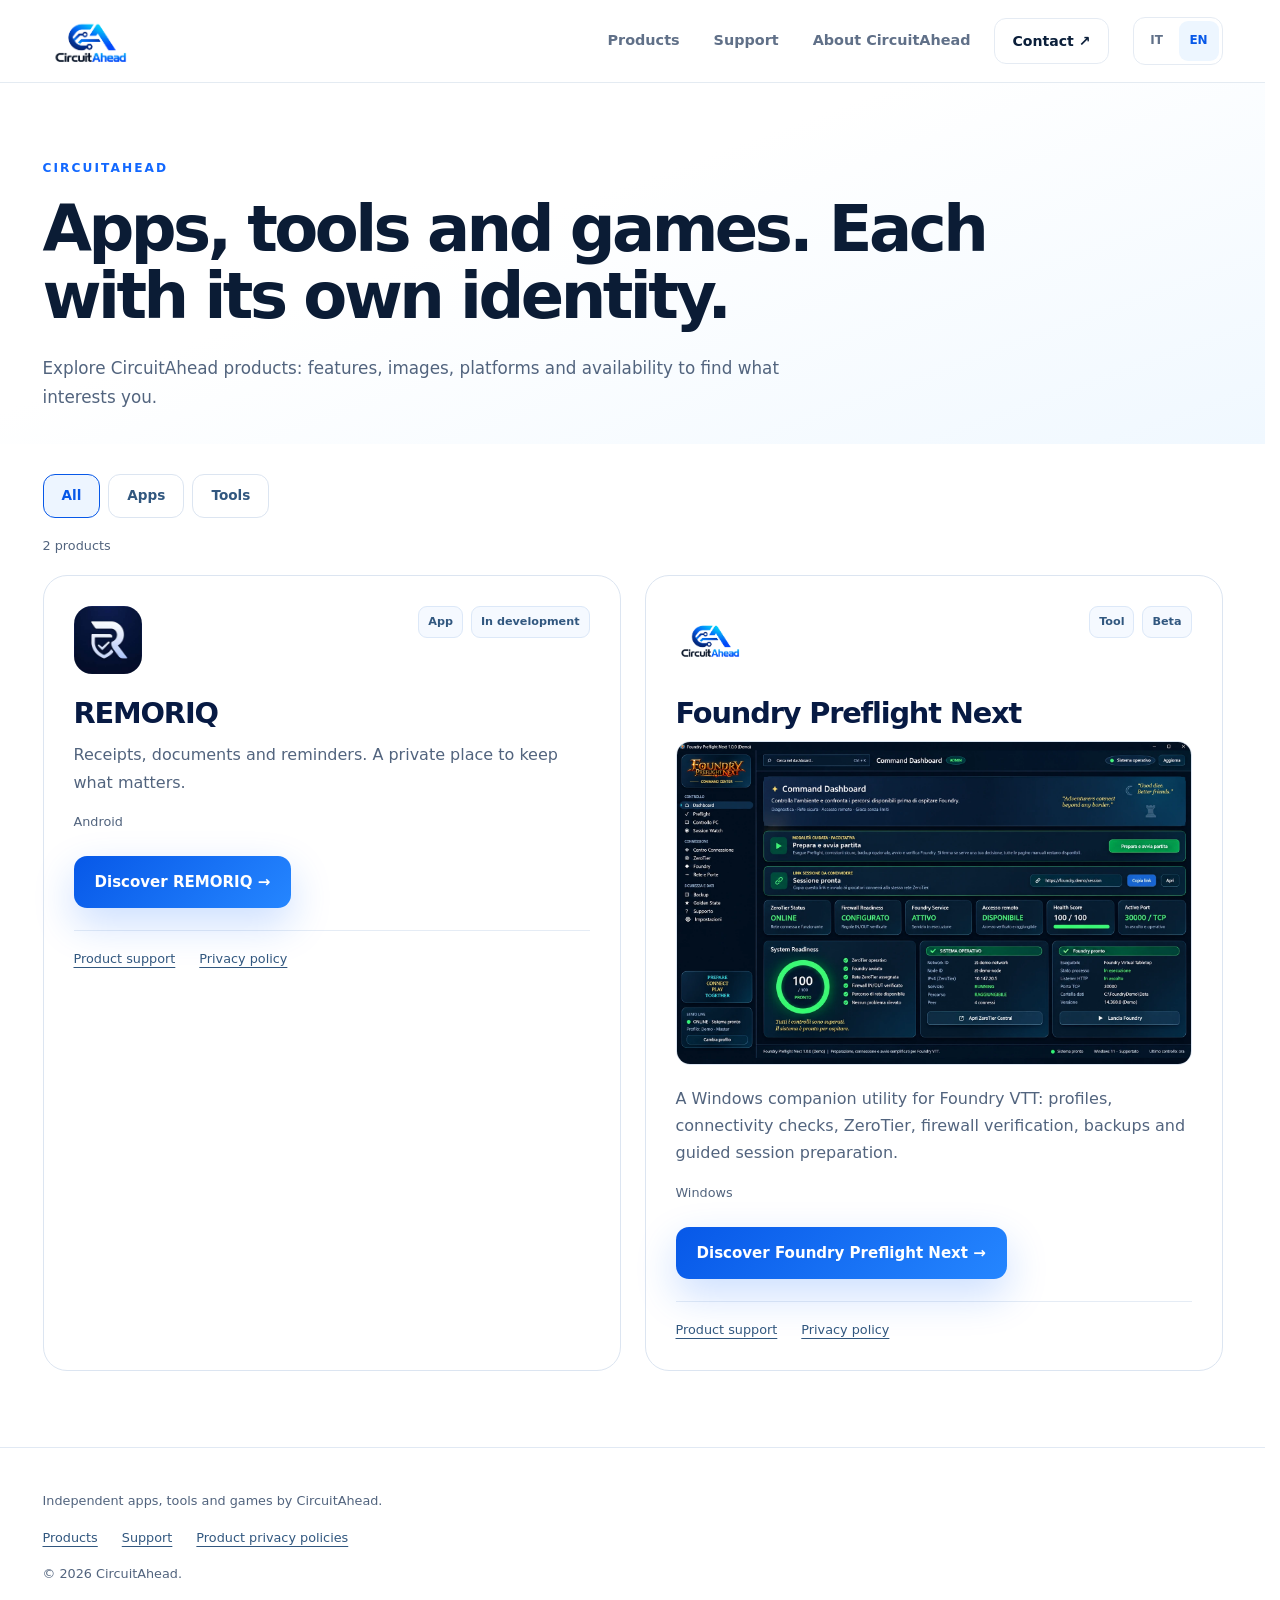
<file: products/index.html>
<!doctype html>
<html lang="en"><head>
<meta charset="UTF-8"><meta name="viewport" content="width=device-width, initial-scale=1">
<script src="/js/language.js?v=23eb0c3d0966"></script>
<title data-en="Products | CircuitAhead" data-it="Prodotti | CircuitAhead">Products | CircuitAhead</title>
<meta name="description" content="Explore CircuitAhead products: features, images, platforms and availability to find what interests you." data-content-en="Explore CircuitAhead products: features, images, platforms and availability to find what interests you." data-content-it="Esplora i prodotti CircuitAhead: funzioni, immagini, piattaforme e disponibilità, per trovare quello che ti interessa.">
<meta name="theme-color" content="#ffffff"><meta name="referrer" content="strict-origin-when-cross-origin">
<link rel="canonical" href="https://circuitahead.com/products/"><meta property="og:url" content="https://circuitahead.com/products/">
<meta property="og:title" content="Products | CircuitAhead" data-content-en="Products | CircuitAhead" data-content-it="Prodotti | CircuitAhead">
<meta property="og:description" content="Explore CircuitAhead products: features, images, platforms and availability to find what interests you." data-content-en="Explore CircuitAhead products: features, images, platforms and availability to find what interests you." data-content-it="Esplora i prodotti CircuitAhead: funzioni, immagini, piattaforme e disponibilità, per trovare quello che ti interessa.">
<meta property="og:type" content="website"><meta property="og:site_name" content="CircuitAhead"><meta property="og:image" content="https://circuitahead.com/assets/circuitahead-logo.webp"><meta name="twitter:card" content="summary">
<link rel="icon" href="/assets/favicon.png"><link rel="apple-touch-icon" href="/assets/circuitahead-logo.png">
<link rel="stylesheet" href="/css/styles.css?v=c434cf575bd4"><link rel="stylesheet" href="/css/catalog.css?v=0e7b36ece2a3"><link rel="stylesheet" href="/css/motion.css?v=064d3a811026">
<link rel="modulepreload" href="/js/motion.js?v=f7709adb1d66"><script type="module" src="/js/main.js?v=05c007e4963f"></script>
<script type="application/ld+json">{"@context":"https://schema.org","@type":"CollectionPage","name":"Products | CircuitAhead","url":"https://circuitahead.com/products/","mainEntity":{"@type":"ItemList","itemListElement":[{"@type":"ListItem","position":1,"name":"REMORIQ","url":"https://circuitahead.com/remoriq/"},{"@type":"ListItem","position":2,"name":"Foundry Preflight Next","url":"https://circuitahead.com/foundrypreflightnext/"}]}}</script>
</head><body class="catalog-page" data-page="products">
<a data-en="Skip to content" data-it="Vai al contenuto" class="skip-link" href="#main-content">Skip to content</a>
<header class="site-header" id="top"><div class="container header-inner">
<a class="brand" href="/" aria-label="CircuitAhead home"><img class="brand-logo" src="/assets/circuitahead-logo.webp" width="724" height="543" alt="CircuitAhead"></a>
<nav class="desktop-nav" aria-label="Main navigation"><a data-en="Products" data-it="Prodotti" href="/products/">Products</a><a data-en="Support" data-it="Supporto" href="/help/">Support</a><a data-en="About CircuitAhead" data-it="Chi è CircuitAhead" href="/#about">About CircuitAhead</a></nav>
<a data-en="Contact ↗" data-it="Contatti ↗" class="header-contact" href="mailto:contact@circuitahead.com">Contact ↗</a>
<button class="menu-button" type="button" aria-label="Open navigation" aria-expanded="false" aria-controls="mobile-navigation"><span></span><span></span></button></div>
<nav class="mobile-nav" id="mobile-navigation" aria-label="Mobile navigation"><a data-en="Products" data-it="Prodotti" href="/products/">Products</a><a data-en="Support" data-it="Supporto" href="/help/">Support</a><a data-en="About CircuitAhead" data-it="Chi è CircuitAhead" href="/#about">About CircuitAhead</a></nav></header><main id="main-content" tabindex="-1"><section class="catalog-intro"><div class="container"><p data-en="CIRCUITAHEAD" data-it="CIRCUITAHEAD" class="section-eyebrow reveal">CIRCUITAHEAD</p><h1 data-en="Apps, tools and games. Each with its own identity." data-it="App, strumenti e giochi. Ognuno con la propria identità." class="reveal">Apps, tools and games. Each with its own identity.</h1><p data-en="Explore CircuitAhead products: features, images, platforms and availability to find what interests you." data-it="Esplora i prodotti CircuitAhead: funzioni, immagini, piattaforme e disponibilità, per trovare quello che ti interessa." class="catalog-intro-copy reveal">Explore CircuitAhead products: features, images, platforms and availability to find what interests you.</p></div></section><section class="catalog-section"><div class="container" data-catalog><div class="catalog-filters" role="group" aria-label="Product categories" data-aria-en="Product categories" data-aria-it="Categorie di prodotti"><button data-en="All" data-it="Tutti" type="button" data-product-filter="all" hidden aria-pressed="true">All</button><button data-en="Apps" data-it="App" type="button" data-product-filter="app" hidden aria-pressed="false">Apps</button><button data-en="Tools" data-it="Strumenti" type="button" data-product-filter="tool" hidden aria-pressed="false">Tools</button></div><p class="catalog-count" data-catalog-status role="status"></p><div class="catalog-grid" data-count="2"><article class="catalog-card reveal" data-catalog-product data-product-kind="app" data-product-id="remoriq">
  <div class="catalog-card-top"><img src="/assets/remoriq-icon.png" width="320" height="320" alt="REMORIQ" loading="lazy" decoding="async"><div class="catalog-tags"><span data-en="App" data-it="App">App</span><span data-en="In development" data-it="In sviluppo">In development</span></div></div>
  <h2>REMORIQ</h2>

  <p data-en="Receipts, documents and reminders. A private place to keep what matters." data-it="Ricevute, documenti e promemoria. Un posto privato per ciò che conta." class="catalog-summary">Receipts, documents and reminders. A private place to keep what matters.</p>
  <div class="catalog-platforms"><span>Android</span></div>
  <div class="catalog-card-actions"><a data-en="Discover REMORIQ →" data-it="Scopri REMORIQ →" href="/remoriq/" class="button button-primary">Discover REMORIQ →</a></div>
  <div class="catalog-card-links"><a data-en="Product support" data-it="Supporto del prodotto" href="/support/">Product support</a><a data-en="Privacy policy" data-it="Informativa privacy" href="/privacy/">Privacy policy</a></div>
</article>
<article class="catalog-card reveal" data-catalog-product data-product-kind="tool" data-product-id="foundrypreflightnext">
  <div class="catalog-card-top"><img src="/assets/circuitahead-logo.webp" width="724" height="543" alt="Foundry Preflight Next" loading="lazy" decoding="async"><div class="catalog-tags"><span data-en="Tool" data-it="Strumento">Tool</span><span data-en="Beta" data-it="Beta">Beta</span></div></div>
  <h2>Foundry Preflight Next</h2>
<a class="catalog-preview" href="/foundrypreflightnext/"><img src="/assets/foundry-dashboard.webp" width="1586" height="992" alt="Foundry Preflight Next — demonstration dashboard" data-alt-en="Foundry Preflight Next — demonstration dashboard" data-alt-it="Foundry Preflight Next — dashboard dimostrativa" loading="lazy" decoding="async"></a>
  <p data-en="A Windows companion utility for Foundry VTT: profiles, connectivity checks, ZeroTier, firewall verification, backups and guided session preparation." data-it="Una utility Windows di supporto a Foundry VTT: profili, controlli di connettività, ZeroTier, verifica firewall, backup e preparazione guidata della sessione." class="catalog-summary">A Windows companion utility for Foundry VTT: profiles, connectivity checks, ZeroTier, firewall verification, backups and guided session preparation.</p>
  <div class="catalog-platforms"><span>Windows</span></div>
  <div class="catalog-card-actions"><a data-en="Discover Foundry Preflight Next →" data-it="Scopri Foundry Preflight Next →" href="/foundrypreflightnext/" class="button button-primary">Discover Foundry Preflight Next →</a></div>
  <div class="catalog-card-links"><a data-en="Product support" data-it="Supporto del prodotto" href="/foundrypreflightnext/support/">Product support</a><a data-en="Privacy policy" data-it="Informativa privacy" href="/foundrypreflightnext/privacy/">Privacy policy</a></div>
</article></div></div></section></main><footer class="catalog-footer"><div class="container"><p data-en="Independent apps, tools and games by CircuitAhead." data-it="App, strumenti e giochi indipendenti di CircuitAhead.">Independent apps, tools and games by CircuitAhead.</p><nav aria-label="Footer"><a data-en="Products" data-it="Prodotti" href="/products/">Products</a><a data-en="Support" data-it="Supporto" href="/help/">Support</a><a data-en="Product privacy policies" data-it="Privacy dei prodotti" href="/legal/">Product privacy policies</a></nav><p>© <span id="current-year">2026</span> CircuitAhead.</p></div></footer>
</body></html>
</file>
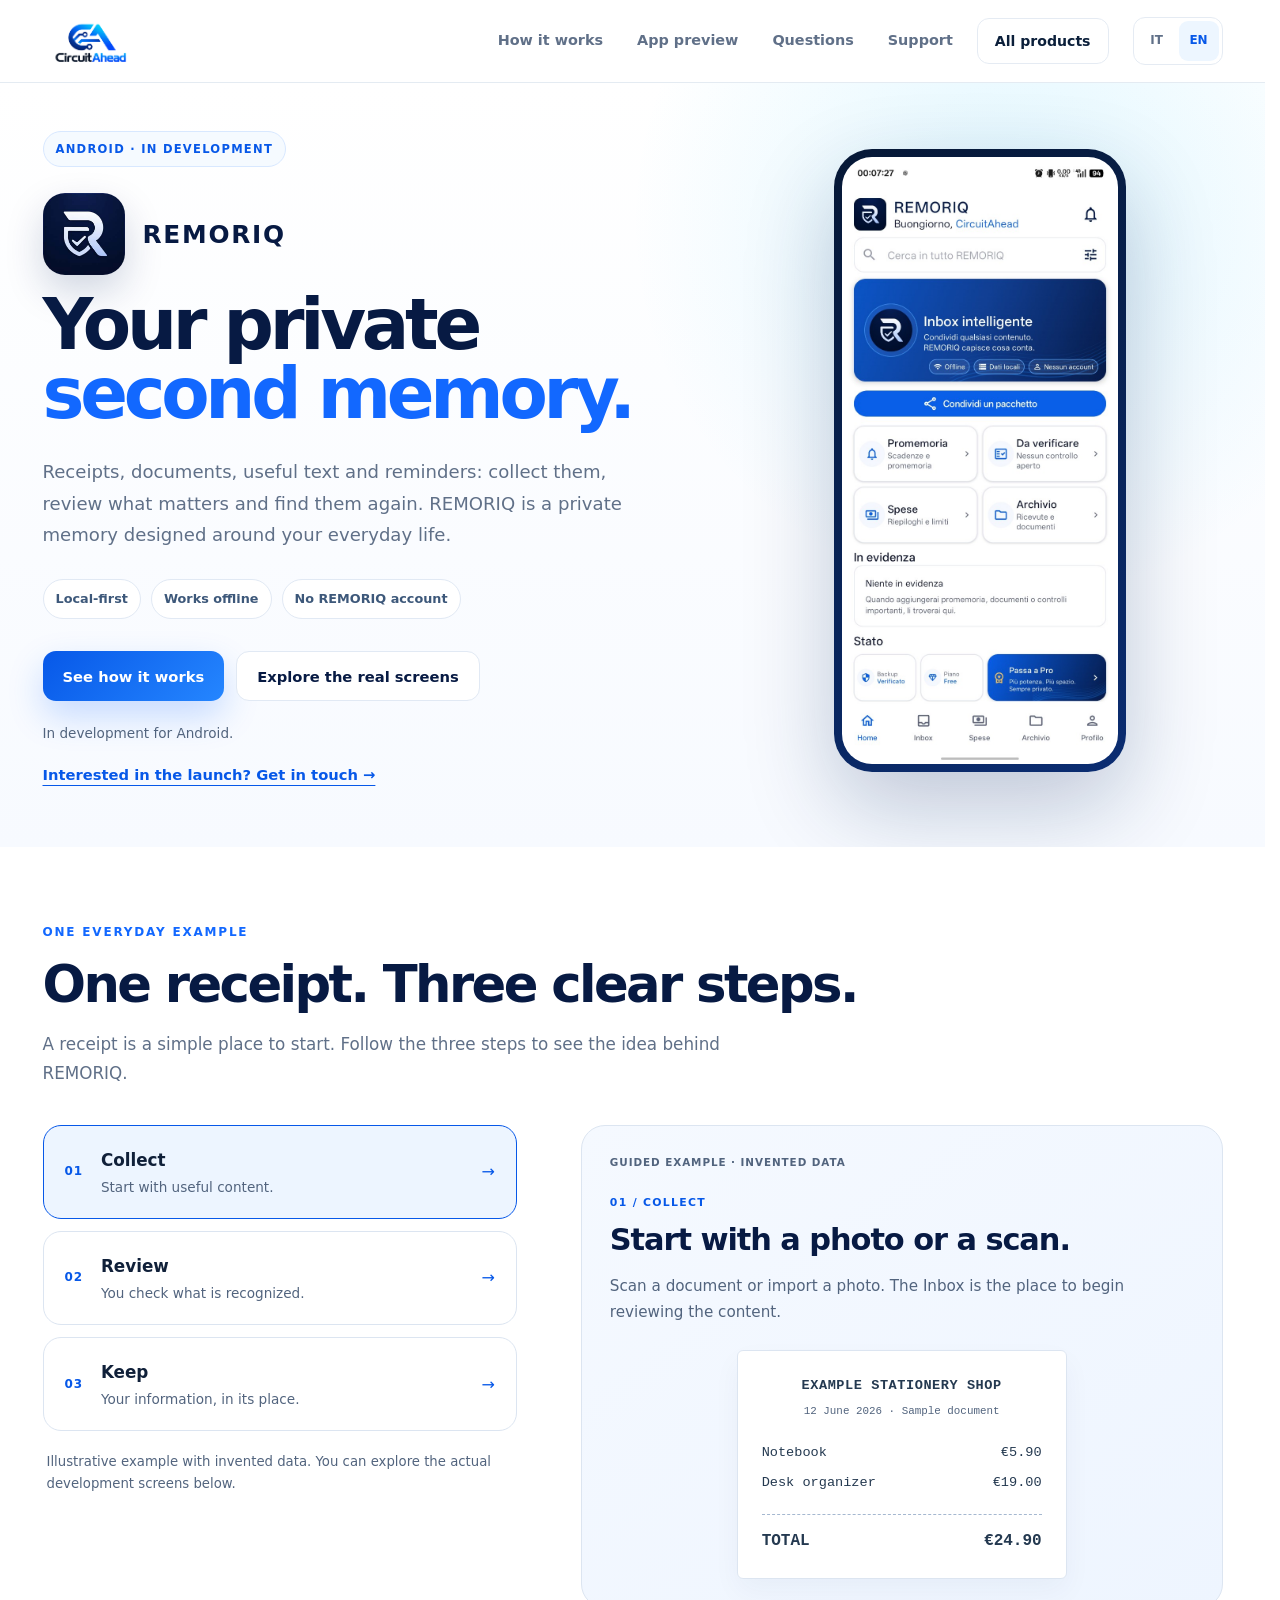
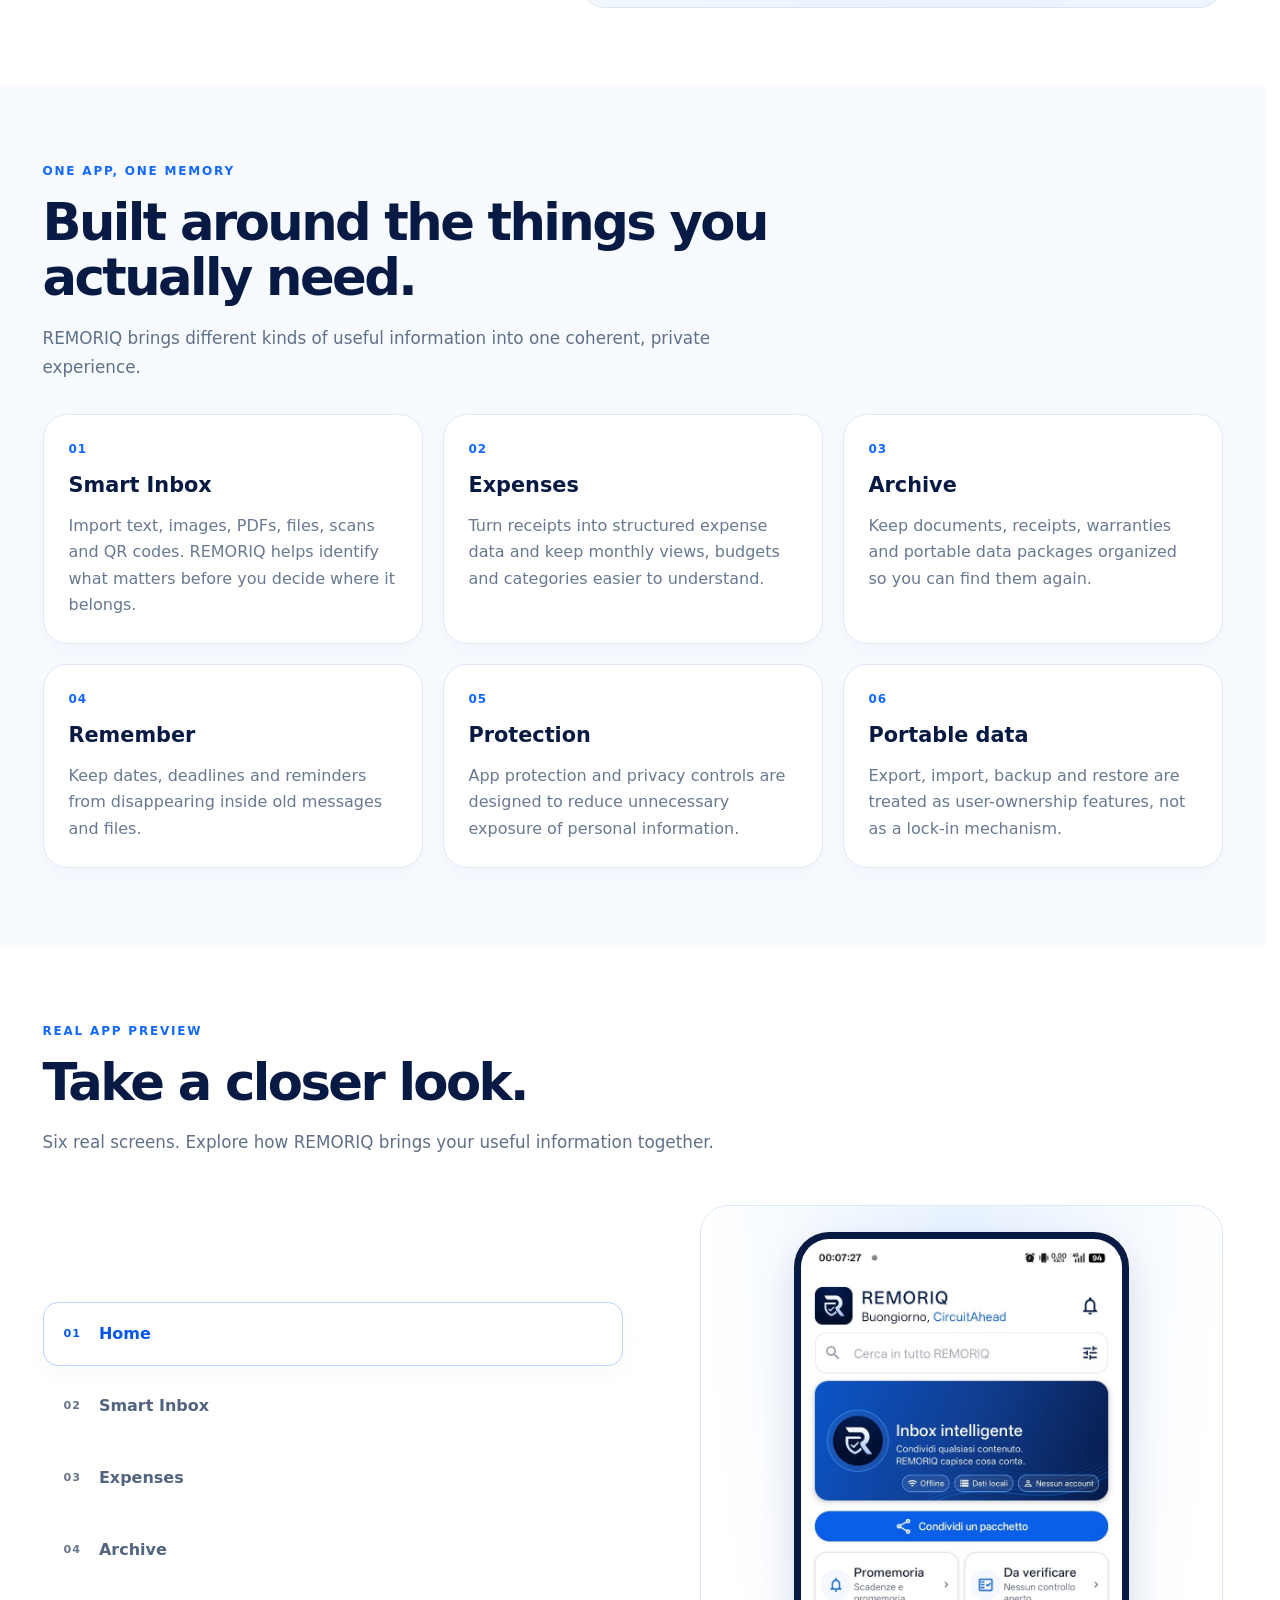
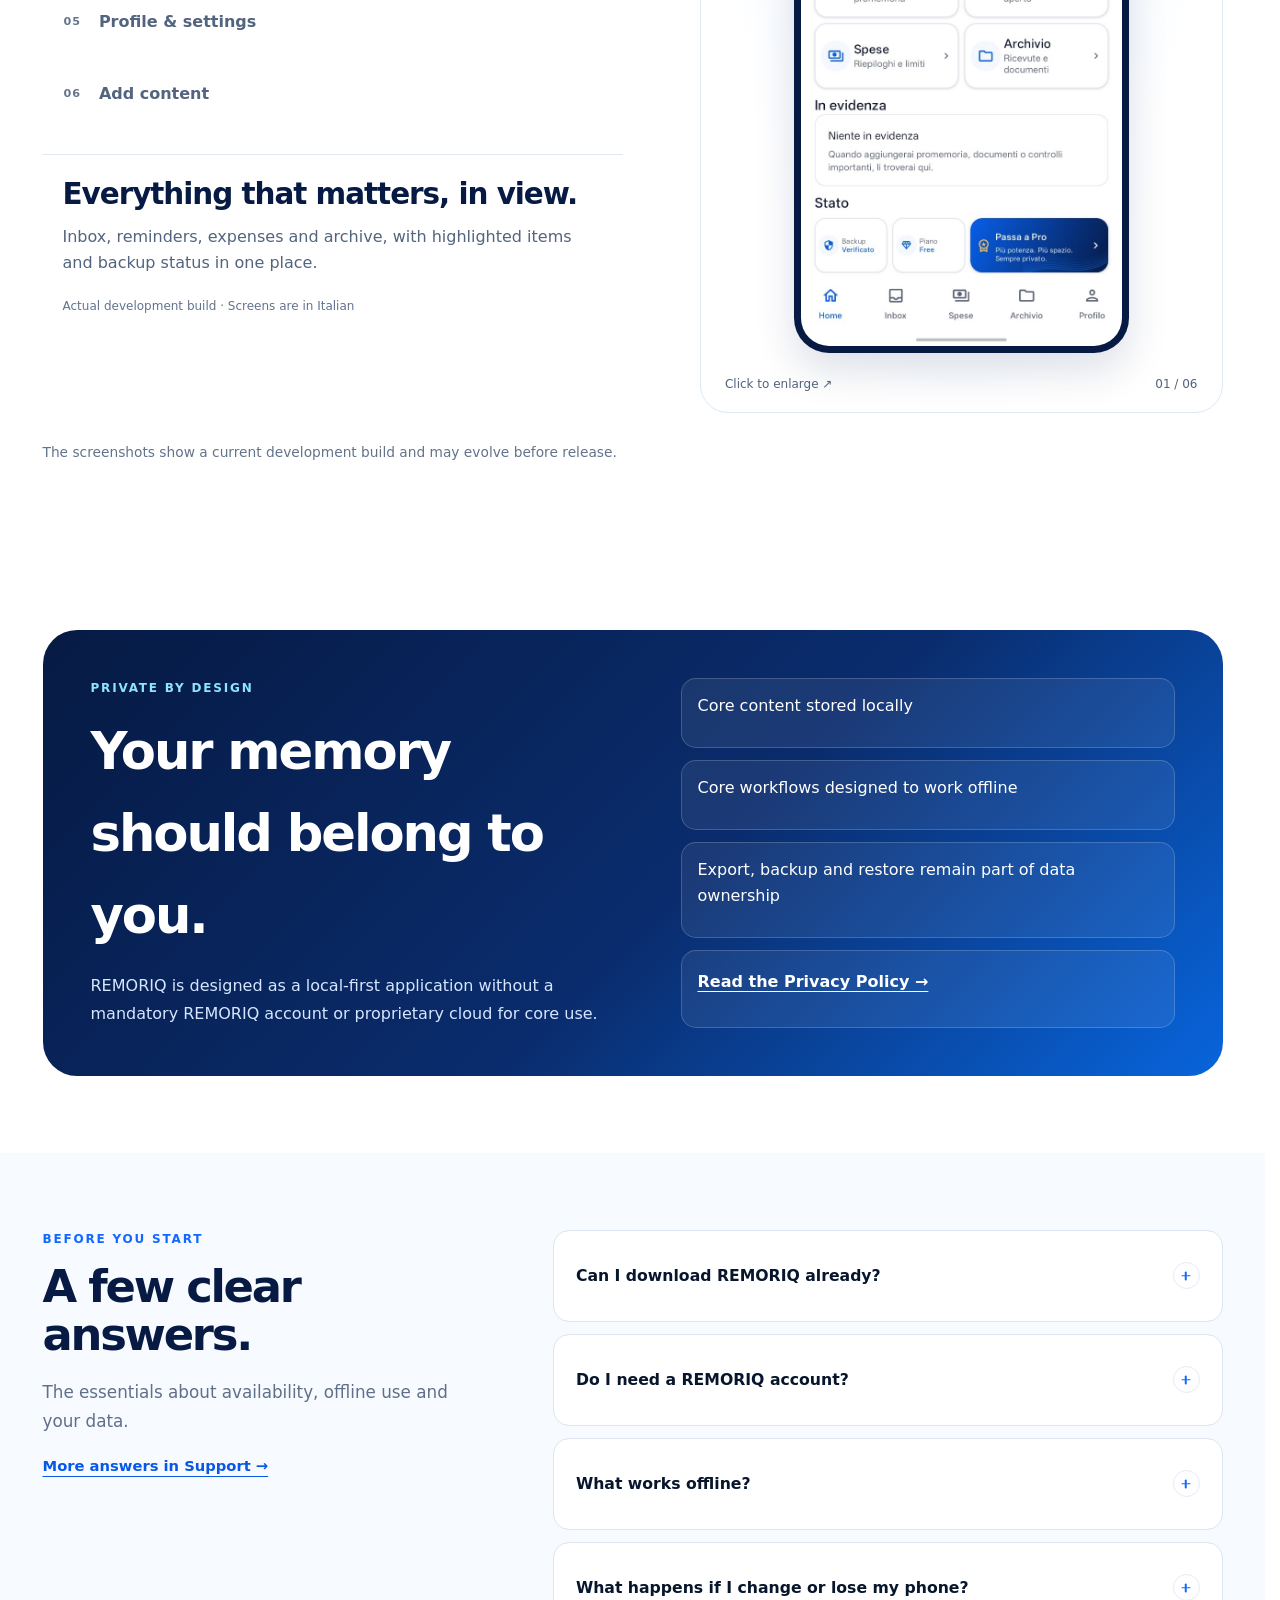
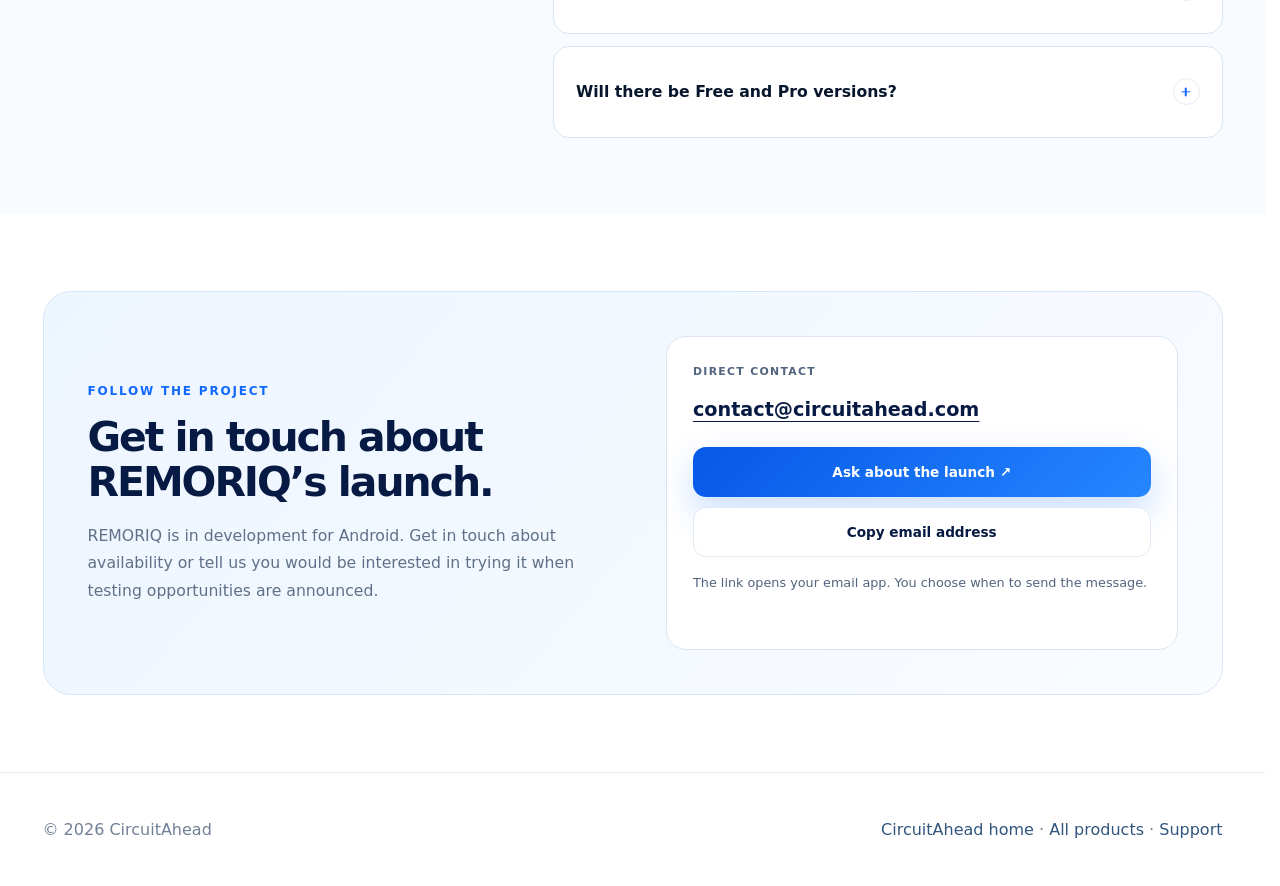
<file: remoriq/index.html>
<!DOCTYPE html>
<html lang="en">
<head>
  <meta charset="UTF-8">
  <meta name="viewport" content="width=device-width, initial-scale=1.0">
  <script src="/js/language.js?v=23eb0c3d0966"></script><title>REMORIQ — Your private second memory | CircuitAhead</title>
  <meta name="description" content="Discover how REMORIQ collects, reviews and organizes receipts, documents and reminders. Explore real development screens and Android release information.">
  <meta name="theme-color" content="#ffffff">
  <meta property="og:title" content="REMORIQ — Your private second memory | CircuitAhead">
  <meta property="og:description" content="Discover how REMORIQ collects, reviews and organizes receipts, documents and reminders. Explore real development screens and Android release information.">
  <meta property="og:type" content="website">
  <link rel="icon" type="image/png" href="/assets/favicon.png">
  <link rel="apple-touch-icon" href="../assets/circuitahead-logo.png">
  <link rel="stylesheet" href="/css/styles.css?v=c434cf575bd4">
  <link rel="stylesheet" href="/css/remoriq.css?v=4956394cb851">
  <link rel="stylesheet" href="/css/product-story.css?v=16b73d024b68">
<link rel="stylesheet" href="/css/motion.css?v=064d3a811026">
<link rel="modulepreload" href="/js/motion.js?v=f7709adb1d66">
<script src="/js/main.js?v=05c007e4963f" type="module"></script>
<link rel="canonical" href="https://circuitahead.com/remoriq/">
<meta property="og:url" content="https://circuitahead.com/remoriq/">
<meta property="og:site_name" content="CircuitAhead">
<meta property="og:image" content="https://circuitahead.com/assets/remoriq-icon.png">
<meta property="og:image:alt" content="REMORIQ">
<meta name="twitter:card" content="summary">
<meta name="referrer" content="strict-origin-when-cross-origin">
<script type="application/ld+json">{"@context":"https://schema.org","@type":"SoftwareApplication","name":"REMORIQ","url":"https://circuitahead.com/remoriq/","operatingSystem":"Android","applicationCategory":"ProductivityApplication","description":"REMORIQ is a private, local-first second memory for Android. Capture useful information, organize it and keep control of your data.","softwareRequirements":"Android; release in development","screenshot":["https://circuitahead.com/assets/remoriq-home.jpg","https://circuitahead.com/assets/remoriq-inbox.jpg","https://circuitahead.com/assets/remoriq-expenses.jpg","https://circuitahead.com/assets/remoriq-archive.jpg","https://circuitahead.com/assets/remoriq-profile.jpg","https://circuitahead.com/assets/remoriq-add-content.jpg"],"publisher":{"@type":"Organization","name":"CircuitAhead","url":"https://circuitahead.com/"}}</script>
</head>
<body class="rq-page" data-page="remoriq" data-product-name="REMORIQ">
<a data-en="Skip to content" data-it="Vai al contenuto" href="#main-content" class="skip-link">Skip to content</a><header class="site-header" id="top"><div class="container header-inner">
<a class="brand" href="/" aria-label="CircuitAhead home"><img class="brand-logo" src="/assets/circuitahead-logo.webp" alt="CircuitAhead" width="724" height="543"></a><nav class="desktop-nav" aria-label="Main navigation"><a data-en="How it works" data-it="Come funziona" href="#how-it-works">How it works</a><a href="#screens" data-en="App preview" data-it="Anteprima app">App preview</a><a data-en="Questions" data-it="Domande" href="#questions">Questions</a><a href="/support/" data-en="Support" data-it="Supporto">Support</a></nav><a class="header-contact" href="/products/" data-en="All products" data-it="Tutti i prodotti">All products</a><button class="menu-button" type="button" aria-label="Open navigation" aria-expanded="false" aria-controls="mobile-navigation"><span></span><span></span></button>
</div>
<nav class="mobile-nav" id="mobile-navigation" aria-label="Mobile navigation"><a href="/products/" data-en="All products" data-it="Tutti i prodotti">All products</a><a data-en="How it works" data-it="Come funziona" href="#how-it-works">How it works</a><a href="#screens" data-en="App preview" data-it="Anteprima app">App preview</a><a data-en="Questions" data-it="Domande" href="#questions">Questions</a><a href="/support/" data-en="Support" data-it="Supporto">Support</a></nav></header><main id="main-content" tabindex="-1">
  <section class="rq-hero">
    <div class="rq-wrap rq-hero-grid">
      <div>
        <span class="rq-kicker" data-en="Android · In development" data-it="Android · In sviluppo">Android · In development</span>
        <div class="rq-product">
          <div class="rq-app-icon"><img src="../assets/remoriq-icon.png" alt="REMORIQ app icon" width="320" height="320"></div>
          <div class="rq-product-name">REMORIQ</div>
        </div>
        <h1>
<span data-en="Your private" data-it="La tua">Your private</span><span data-en="second memory." data-it="seconda memoria privata.">second memory.</span>
</h1>
        <p data-en="Receipts, documents, useful text and reminders: collect them, review what matters and find them again. REMORIQ is a private memory designed around your everyday life." data-it="Ricevute, documenti, testi utili e promemoria: raccoglili, controlla ciò che conta e ritrovali. REMORIQ è una memoria privata pensata per la vita di ogni giorno." class="rq-lead">Receipts, documents, useful text and reminders: collect them, review what matters and find them again. REMORIQ is a private memory designed around your everyday life.</p>
        <div class="rq-badges">
<span class="rq-badge">Local-first</span><span class="rq-badge" data-en="Works offline" data-it="Funziona offline">Works offline</span><span class="rq-badge" data-en="No REMORIQ account" data-it="Nessun account REMORIQ">No REMORIQ account</span>
</div>
        <div class="rq-actions">
<a data-en="See how it works" data-it="Scopri come funziona" class="rq-button rq-primary" href="#how-it-works">See how it works</a><a data-en="Explore the real screens" data-it="Guarda le schermate reali" class="rq-button rq-secondary" href="#screens">Explore the real screens</a>
</div>
<p class="rq-availability" data-en="In development for Android." data-it="In sviluppo per Android.">In development for Android.</p><a class="rq-text-link" href="#launch" data-en="Interested in the launch? Get in touch →" data-it="Ti interessa il lancio? Scrivici →">Interested in the launch? Get in touch →</a>
      </div>
      <a href="/assets/remoriq-home.jpg" class="rq-device-button" data-preview="home" aria-label="Open REMORIQ Home screenshot" data-aria-en="Open REMORIQ Home screenshot" data-aria-it="Ingrandisci la schermata Home di REMORIQ"><div class="rq-device"><img src="../assets/remoriq-home.jpg" alt="REMORIQ Home screen" width="698" height="1536" fetchpriority="high" decoding="async"></div>
      </a>
</div>
  </section>

  <section class="rq-section rq-workflow" id="how-it-works"><div class="rq-wrap">
<p data-en="ONE EVERYDAY EXAMPLE" data-it="UN ESEMPIO QUOTIDIANO" class="rq-eyebrow">ONE EVERYDAY EXAMPLE</p><h2 data-en="One receipt. Three clear steps." data-it="Uno scontrino. Tre passaggi chiari." class="rq-heading">One receipt. Three clear steps.</h2><p data-en="A receipt is a simple place to start. Follow the three steps to see the idea behind REMORIQ." data-it="Uno scontrino è un punto di partenza semplice. Segui i tre passaggi per capire l’idea alla base di REMORIQ." class="rq-sub">A receipt is a simple place to start. Follow the three steps to see the idea behind REMORIQ.</p><div class="workflow-layout reveal" data-workflow><div class="workflow-navigation"><ol class="workflow-steps" data-workflow-nav aria-label="Example steps" data-aria-en="Example steps" data-aria-it="Passaggi dell’esempio"><li><a class="workflow-step" data-workflow-step href="#workflow-capture" id="workflow-tab-capture"><span class="workflow-step-number">01</span><span><strong data-en="Collect" data-it="Raccogli">Collect</strong><span data-en="Start with useful content." data-it="Parti da un contenuto utile." class="workflow-step-description">Start with useful content.</span></span><span class="workflow-step-arrow" aria-hidden="true">→</span></a></li><li><a class="workflow-step" data-workflow-step href="#workflow-review" id="workflow-tab-review"><span class="workflow-step-number">02</span><span><strong data-en="Review" data-it="Controlla">Review</strong><span data-en="You check what is recognized." data-it="Verifichi ciò che viene riconosciuto." class="workflow-step-description">You check what is recognized.</span></span><span class="workflow-step-arrow" aria-hidden="true">→</span></a></li><li><a class="workflow-step" data-workflow-step href="#workflow-keep" id="workflow-tab-keep"><span class="workflow-step-number">03</span><span><strong data-en="Keep" data-it="Conserva">Keep</strong><span data-en="Your information, in its place." data-it="Le tue informazioni, al loro posto." class="workflow-step-description">Your information, in its place.</span></span><span class="workflow-step-arrow" aria-hidden="true">→</span></a></li></ol><p data-en="Illustrative example with invented data. You can explore the actual development screens below." data-it="Esempio illustrativo con dati inventati. Più sotto puoi esplorare le schermate reali della build di sviluppo." class="workflow-disclaimer">Illustrative example with invented data. You can explore the actual development screens below.</p></div><div class="workflow-display"><p data-en="GUIDED EXAMPLE · INVENTED DATA" data-it="ESEMPIO GUIDATO · DATI INVENTATI" class="workflow-example-label">GUIDED EXAMPLE · INVENTED DATA</p><section class="workflow-panel" id="workflow-capture"><p data-en="01 / COLLECT" data-it="01 / RACCOGLI" class="workflow-panel-kicker">01 / COLLECT</p><h3 data-en="Start with a photo or a scan." data-it="Parti da una foto o da una scansione.">Start with a photo or a scan.</h3><p data-en="Scan a document or import a photo. The Inbox is the place to begin reviewing the content." data-it="Scansiona un documento o importa una foto. L’Inbox è il punto da cui iniziare a controllare il contenuto.">Scan a document or import a photo. The Inbox is the place to begin reviewing the content.</p><div class="example-receipt" aria-label="Illustrative receipt" data-aria-en="Illustrative receipt" data-aria-it="Ricevuta illustrativa"><p data-en="EXAMPLE STATIONERY SHOP" data-it="CARTOLERIA DI ESEMPIO" class="receipt-shop">EXAMPLE STATIONERY SHOP</p><p data-en="12 June 2026 · Sample document" data-it="12 giugno 2026 · Documento di esempio" class="receipt-date">12 June 2026 · Sample document</p><div class="receipt-line"><span data-en="Notebook" data-it="Quaderno">Notebook</span><span data-en="€5.90" data-it="5,90 €">€5.90</span></div><div class="receipt-line"><span data-en="Desk organizer" data-it="Organizer da scrivania">Desk organizer</span><span data-en="€19.00" data-it="19,00 €">€19.00</span></div><div class="receipt-total"><strong data-en="TOTAL" data-it="TOTALE">TOTAL</strong><strong data-en="€24.90" data-it="24,90 €">€24.90</strong></div></div></section><section class="workflow-panel" id="workflow-review"><p data-en="02 / REVIEW" data-it="02 / CONTROLLA" class="workflow-panel-kicker">02 / REVIEW</p><h3 data-en="Review it before you confirm." data-it="Controlla prima di confermare.">Review it before you confirm.</h3><p data-en="Check the proposed information against the original document and correct it before confirming." data-it="Confronta le informazioni proposte con il documento originale e correggile prima di confermare.">Check the proposed information against the original document and correct it before confirming.</p><dl class="example-fields"><div><dt data-en="Document" data-it="Documento">Document</dt><dd data-en="Receipt" data-it="Ricevuta">Receipt</dd></div><div><dt data-en="Merchant" data-it="Negozio">Merchant</dt><dd data-en="Example Stationery Shop" data-it="Cartoleria di esempio">Example Stationery Shop</dd></div><div><dt data-en="Amount" data-it="Importo">Amount</dt><dd data-en="€24.90" data-it="24,90 €">€24.90</dd></div><div><dt data-en="Date" data-it="Data">Date</dt><dd data-en="12 June 2026" data-it="12 giugno 2026">12 June 2026</dd></div></dl><p data-en="Checking the original matters: recognition can make mistakes." data-it="Controllare l’originale è importante: il riconoscimento può commettere errori." class="workflow-hint">Checking the original matters: recognition can make mistakes.</p></section><section class="workflow-panel" id="workflow-keep"><p data-en="03 / KEEP" data-it="03 / CONSERVA" class="workflow-panel-kicker">03 / KEEP</p><h3 data-en="Find the receipt when you need it." data-it="Ritrova la ricevuta quando ti serve.">Find the receipt when you need it.</h3><p data-en="Confirmed receipt information helps organize your expenses. Keep the document in the archive to refer back to it." data-it="Le informazioni confermate della ricevuta aiutano a organizzare le spese. Conserva il documento nell’archivio per poterlo consultare.">Confirmed receipt information helps organize your expenses. Keep the document in the archive to refer back to it.</p><div class="example-result"><span class="example-check" aria-hidden="true">✓</span><div><strong data-en="Receipt reviewed" data-it="Ricevuta controllata">Receipt reviewed</strong><p data-en="Example Stationery Shop · €24.90" data-it="Cartoleria di esempio · 24,90 €">Example Stationery Shop · €24.90</p></div></div><div class="example-destinations"><span data-en="Expense overview" data-it="Riepilogo spese">Expense overview</span><span data-en="Document archive" data-it="Archivio documenti">Document archive</span></div><p data-en="The same principle applies to other useful content: collect it, review it and choose how to keep it." data-it="Lo stesso principio vale per altri contenuti utili: raccogli, verifica e scegli come conservarli." class="workflow-hint">The same principle applies to other useful content: collect it, review it and choose how to keep it.</p></section></div></div></div></section>

  <section class="rq-section rq-alt" id="features">
    <div class="rq-wrap">
      <p class="rq-eyebrow" data-en="ONE APP, ONE MEMORY" data-it="UNA SOLA APP, UNA SOLA MEMORIA">ONE APP, ONE MEMORY</p>
      <h2 class="rq-heading" data-en="Built around the things you actually need." data-it="Costruita attorno alle cose di cui hai davvero bisogno.">Built around the things you actually need.</h2>
      <p class="rq-sub" data-en="REMORIQ brings different kinds of useful information into one coherent, private experience." data-it="REMORIQ riunisce tipi diversi di informazioni utili in un'unica esperienza coerente e privata.">REMORIQ brings different kinds of useful information into one coherent, private experience.</p>
      <div class="rq-features">
        <article class="rq-feature"><b>01</b><h3 data-en="Smart Inbox" data-it="Inbox intelligente">Smart Inbox</h3>
<p data-en="Import text, images, PDFs, files, scans and QR codes. REMORIQ helps identify what matters before you decide where it belongs." data-it="Importa testo, immagini, PDF, file, scansioni e codici QR. REMORIQ aiuta a capire cosa conta prima che tu decida dove conservarlo.">Import text, images, PDFs, files, scans and QR codes. REMORIQ helps identify what matters before you decide where it belongs.</p></article>
        <article class="rq-feature"><b>02</b><h3 data-en="Expenses" data-it="Spese">Expenses</h3>
<p data-en="Turn receipts into structured expense data and keep monthly views, budgets and categories easier to understand." data-it="Trasforma gli scontrini in dati di spesa strutturati e rendi più chiari riepiloghi mensili, budget e categorie.">Turn receipts into structured expense data and keep monthly views, budgets and categories easier to understand.</p></article>
        <article class="rq-feature"><b>03</b><h3 data-en="Archive" data-it="Archivio">Archive</h3>
<p data-en="Keep documents, receipts, warranties and portable data packages organized so you can find them again." data-it="Organizza documenti, ricevute, garanzie e pacchetti dati portabili per poterli ritrovare quando servono.">Keep documents, receipts, warranties and portable data packages organized so you can find them again.</p></article>
        <article class="rq-feature"><b>04</b><h3 data-en="Remember" data-it="Promemoria">Remember</h3>
<p data-en="Keep dates, deadlines and reminders from disappearing inside old messages and files." data-it="Evita che date, scadenze e promemoria spariscano tra vecchi messaggi e file.">Keep dates, deadlines and reminders from disappearing inside old messages and files.</p></article>
        <article class="rq-feature"><b>05</b><h3 data-en="Protection" data-it="Protezione">Protection</h3>
<p data-en="App protection and privacy controls are designed to reduce unnecessary exposure of personal information." data-it="Protezione dell'app e controlli per la privacy sono pensati per ridurre l'esposizione non necessaria delle informazioni personali.">App protection and privacy controls are designed to reduce unnecessary exposure of personal information.</p></article>
        <article class="rq-feature"><b>06</b><h3 data-en="Portable data" data-it="Dati portabili">Portable data</h3>
<p data-en="Export, import, backup and restore are treated as user-ownership features, not as a lock-in mechanism." data-it="Esportazione, importazione, backup e ripristino sono funzioni di proprietà dell'utente, non un meccanismo di dipendenza.">Export, import, backup and restore are treated as user-ownership features, not as a lock-in mechanism.</p></article>
      </div>
    </div>
  </section>

  <section class="rq-section" id="screens">
    <div class="rq-wrap">
      <p class="rq-eyebrow" data-en="REAL APP PREVIEW" data-it="ANTEPRIMA REALE DELL'APP">REAL APP PREVIEW</p>
      <h2 class="rq-heading" data-en="Take a closer look." data-it="Guarda più da vicino.">Take a closer look.</h2>
      <p class="rq-sub" data-en="Six real screens. Explore how REMORIQ brings your useful information together." data-it="Sei schermate reali. Esplora come REMORIQ riunisce le tue informazioni utili.">Six real screens. Explore how REMORIQ brings your useful information together.</p>
      <div class="screen-explorer" data-gallery="" data-gallery-count="6">
<div class="screen-explorer-copy">
<div class="screen-choices" aria-label="App screens" data-aria-en="App screens" data-aria-it="Schermate dell’app">
<a href="/assets/remoriq-home.jpg" id="screen-choice-home" class="screen-choice" data-shot="home" data-title-en="Everything that matters, in view." data-title-it="Tutto ciò che conta, a colpo d’occhio." data-description-en="Inbox, reminders, expenses and archive, with highlighted items and backup status in one place." data-description-it="Inbox, promemoria, spese e archivio, con contenuti in evidenza e stato del backup in un solo posto."><span class="screen-number" aria-hidden="true">01</span><span data-en="Home" data-it="Home">Home</span></a><a href="/assets/remoriq-inbox.jpg" id="screen-choice-inbox" class="screen-choice" data-shot="inbox" data-title-en="One place to start." data-title-it="Un solo punto da cui iniziare." data-description-en="Add or share a piece of content. Review what REMORIQ has understood before you save it." data-description-it="Aggiungi o condividi un contenuto. Controlla ciò che REMORIQ ha riconosciuto prima di salvarlo."><span class="screen-number" aria-hidden="true">02</span><span data-en="Smart Inbox" data-it="Inbox intelligente">Smart Inbox</span></a><a href="/assets/remoriq-expenses.jpg" id="screen-choice-expenses" class="screen-choice" data-shot="expenses" data-title-en="Give your expenses a clearer shape." data-title-it="Dai alle tue spese una forma più chiara." data-description-en="Monthly and yearly views, budgets and analysis bring receipt information into a focused overview." data-description-it="Viste mensili e annuali, budget e analisi riuniscono le informazioni degli scontrini in una panoramica dedicata."><span class="screen-number" aria-hidden="true">03</span><span data-en="Expenses" data-it="Spese">Expenses</span></a><a href="/assets/remoriq-archive.jpg" id="screen-choice-archive" class="screen-choice" data-shot="archive" data-title-en="Find it when you need it." data-title-it="Ritrovalo quando ti serve." data-description-en="Keep documents, receipts and warranties together. Search your archive and manage portable data packages." data-description-it="Conserva insieme documenti, ricevute e garanzie. Cerca nell’archivio e gestisci i pacchetti dati portabili."><span class="screen-number" aria-hidden="true">04</span><span data-en="Archive" data-it="Archivio">Archive</span></a><a href="/assets/remoriq-profile.jpg" id="screen-choice-profile" class="screen-choice" data-shot="profile" data-title-en="Your preferences. Your control." data-title-it="Le tue preferenze. Il tuo controllo." data-description-en="Manage app protection, notifications, backup, language and your plan from the same place." data-description-it="Gestisci protezione dell’app, notifiche, backup, lingua e piano dallo stesso posto."><span class="screen-number" aria-hidden="true">05</span><span data-en="Profile &amp; settings" data-it="Profilo e impostazioni">Profile &amp; settings</span></a><a href="/assets/remoriq-add-content.jpg" id="screen-choice-add-content" class="screen-choice" data-shot="add-content" data-title-en="Bring in what is useful." data-title-it="Porta con te ciò che è utile." data-description-en="Paste text, use voice input, import images, PDFs and files, scan a document or read a QR code." data-description-it="Incolla testo, usa la voce, importa immagini, PDF e file, scansiona un documento o leggi un codice QR."><span class="screen-number" aria-hidden="true">06</span><span data-en="Add content" data-it="Aggiungi contenuto">Add content</span></a>
</div>
<div class="screen-description">
<h3 data-en="Everything that matters, in view." data-it="Tutto ciò che conta, a colpo d’occhio." id="screen-title">Everything that matters, in view.</h3>
<p data-en="Inbox, reminders, expenses and archive, with highlighted items and backup status in one place." data-it="Inbox, promemoria, spese e archivio, con contenuti in evidenza e stato del backup in un solo posto." id="screen-description">Inbox, reminders, expenses and archive, with highlighted items and backup status in one place.</p>
<p data-en="Actual development build · Screens are in Italian" data-it="Build di sviluppo reale · Schermate in italiano" class="screen-build-note">Actual development build · Screens are in Italian</p>
</div>
</div>
<figure id="screen-panel" class="screen-panel"><a href="/assets/remoriq-home.jpg" class="screen-preview-link" data-preview="home" aria-label="Enlarge the selected screen" data-aria-en="Enlarge the selected screen" data-aria-it="Ingrandisci la schermata selezionata"><span class="device-frame"><img src="/assets/remoriq-home.jpg" alt="REMORIQ — Home" width="698" height="1536" loading="lazy" decoding="async" id="screen-image"></span></a><figcaption class="screen-toolbar"><span data-en="Click to enlarge ↗" data-it="Tocca per ingrandire ↗">Click to enlarge ↗</span><span id="screen-count" aria-live="polite" aria-atomic="true">01 / 06</span></figcaption></figure>
</div>
<p class="rq-note" data-en="The screenshots show a current development build and may evolve before release." data-it="Le schermate mostrano una build di sviluppo attuale e potranno evolvere prima della pubblicazione.">The screenshots show a current development build and may evolve before release.</p>
    </div>
  </section>

  <section class="rq-section" id="privacy">
    <div class="rq-wrap">
      <div class="rq-privacy">
        <div>
<p class="rq-eyebrow" style="color:#8ee4ff" data-en="PRIVATE BY DESIGN" data-it="PRIVATA FIN DALLA PROGETTAZIONE">PRIVATE BY DESIGN</p>
<h2 data-en="Your memory should belong to you." data-it="La tua memoria dovrebbe appartenere a te.">Your memory should belong to you.</h2>
<p data-en="REMORIQ is designed as a local-first application without a mandatory REMORIQ account or proprietary cloud for core use." data-it="REMORIQ è progettata come applicazione local-first, senza un account REMORIQ obbligatorio né un cloud proprietario necessario per le funzioni principali.">REMORIQ is designed as a local-first application without a mandatory REMORIQ account or proprietary cloud for core use.</p>
</div>
        <ul>
<li data-en="Core content stored locally" data-it="Contenuti principali salvati localmente">Core content stored locally</li>
<li data-en="Core workflows designed to work offline" data-it="Flussi principali progettati per funzionare offline">Core workflows designed to work offline</li>
<li data-en="Export, backup and restore remain part of data ownership" data-it="Esportazione, backup e ripristino fanno parte della proprietà dei dati">Export, backup and restore remain part of data ownership</li>
<li><a href="../privacy/" style="color:white;font-weight:750;text-decoration:none" data-en="Read the Privacy Policy →" data-it="Leggi la Privacy Policy →">Read the Privacy Policy →</a></li>
</ul>
      </div>
    </div>
  </section>
  <section class="rq-section rq-alt rq-faq" id="questions"><div class="rq-wrap rq-faq-layout"><div><p data-en="BEFORE YOU START" data-it="PRIMA DI INIZIARE" class="rq-eyebrow">BEFORE YOU START</p><h2 data-en="A few clear answers." data-it="Qualche risposta chiara." class="rq-heading">A few clear answers.</h2><p data-en="The essentials about availability, offline use and your data." data-it="Le informazioni essenziali su disponibilità, uso offline e dati." class="rq-sub">The essentials about availability, offline use and your data.</p><a data-en="More answers in Support →" data-it="Altre risposte nel Supporto →" href="/support/#faq" class="rq-text-link">More answers in Support →</a></div><div class="rq-faq-list"><details class="support-faq-item reveal"><summary><span data-en="Can I download REMORIQ already?" data-it="Posso già scaricare REMORIQ?">Can I download REMORIQ already?</span><i aria-hidden="true"></i></summary><div class="support-faq-answer"><p data-en="REMORIQ is in development for Android. Release availability and any testing opportunities will be communicated on this site. You can contact CircuitAhead for information." data-it="REMORIQ è in sviluppo per Android. La disponibilità e le eventuali possibilità di test saranno comunicate su questo sito. Puoi contattare CircuitAhead per informazioni.">REMORIQ is in development for Android. Release availability and any testing opportunities will be communicated on this site. You can contact CircuitAhead for information.</p></div></details><details class="support-faq-item reveal"><summary><span data-en="Do I need a REMORIQ account?" data-it="Serve un account REMORIQ?">Do I need a REMORIQ account?</span><i aria-hidden="true"></i></summary><div class="support-faq-answer"><p data-en="Core use is designed without a mandatory REMORIQ account. Any Google account used by Android or Google Play is separate." data-it="L’utilizzo principale è progettato senza un account REMORIQ obbligatorio. L’eventuale account Google usato da Android o Google Play è separato.">Core use is designed without a mandatory REMORIQ account. Any Google account used by Android or Google Play is separate.</p></div></details><details class="support-faq-item reveal"><summary><span data-en="What works offline?" data-it="Che cosa funziona offline?">What works offline?</span><i aria-hidden="true"></i></summary><div class="support-faq-answer"><p data-en="Core workflows are designed to work offline. Operations involving Google Play, external providers or optional component downloads may need an Internet connection." data-it="I flussi principali sono progettati per funzionare offline. Operazioni legate a Google Play, provider esterni o download facoltativi di componenti possono richiedere Internet.">Core workflows are designed to work offline. Operations involving Google Play, external providers or optional component downloads may need an Internet connection.</p></div></details><details class="support-faq-item reveal"><summary><span data-en="What happens if I change or lose my phone?" data-it="Che cosa succede se cambio o perdo il telefono?">What happens if I change or lose my phone?</span><i aria-hidden="true"></i></summary><div class="support-faq-answer"><p data-en="Content is primarily stored on your device. Use the app’s backup and export tools to keep a separate copy. CircuitAhead does not automatically hold a remote copy of your personal content." data-it="I contenuti sono conservati principalmente sul dispositivo. Usa gli strumenti di backup ed esportazione dell’app per tenere una copia separata. CircuitAhead non dispone automaticamente di una copia remota dei tuoi contenuti personali.">Content is primarily stored on your device. Use the app’s backup and export tools to keep a separate copy. CircuitAhead does not automatically hold a remote copy of your personal content.</p></div></details><details class="support-faq-item reveal"><summary><span data-en="Will there be Free and Pro versions?" data-it="Sono previste una versione Free e una Pro?">Will there be Free and Pro versions?</span><i aria-hidden="true"></i></summary><div class="support-faq-answer"><p data-en="Free and Pro are part of the project. The final feature split, prices and purchase conditions will be presented for the released version. Development screens are not a final price or feature list." data-it="Free e Pro fanno parte del progetto. La distinzione definitiva delle funzioni, i prezzi e le condizioni di acquisto saranno presentati per la versione distribuita. Le schermate di sviluppo non costituiscono un listino o un elenco definitivo delle funzioni.">Free and Pro are part of the project. The final feature split, prices and purchase conditions will be presented for the released version. Development screens are not a final price or feature list.</p></div></details></div></div></section>
  <section class="rq-section rq-launch" id="launch"><div class="rq-wrap"><div class="launch-panel"><div><p data-en="FOLLOW THE PROJECT" data-it="SEGUI IL PROGETTO" class="rq-eyebrow">FOLLOW THE PROJECT</p><h2 data-en="Get in touch about REMORIQ’s launch." data-it="Parliamo del lancio di REMORIQ." class="rq-heading">Get in touch about REMORIQ’s launch.</h2><p data-en="REMORIQ is in development for Android. Get in touch about availability or tell us you would be interested in trying it when testing opportunities are announced." data-it="REMORIQ è in sviluppo per Android. Scrivici per informazioni sulla disponibilità o per segnalarci che ti interesserebbe provarla quando saranno annunciate eventuali possibilità di test." class="rq-sub">REMORIQ is in development for Android. Get in touch about availability or tell us you would be interested in trying it when testing opportunities are announced.</p></div><div class="launch-contact reveal"><p data-en="DIRECT CONTACT" data-it="CONTATTO DIRETTO" class="launch-contact-label">DIRECT CONTACT</p><a class="launch-contact-email" data-email-address href="mailto:contact@circuitahead.com">contact@circuitahead.com</a><div class="rq-actions"><a data-en="Ask about the launch ↗" data-it="Chiedi informazioni sul lancio ↗" class="rq-button rq-primary" href="mailto:contact@circuitahead.com?subject=REMORIQ%20-%20Launch%20information" data-subject-en="REMORIQ - Launch information" data-subject-it="REMORIQ - Informazioni sul lancio">Ask about the launch ↗</a><button data-en="Copy email address" data-it="Copia indirizzo email" class="rq-button rq-secondary" type="button" hidden data-copy-email="contact@circuitahead.com">Copy email address</button></div><p data-en="The link opens your email app. You choose when to send the message." data-it="Il collegamento apre la tua app email. Scegli tu quando inviare il messaggio." class="launch-contact-note">The link opens your email app. You choose when to send the message.</p><p class="launch-contact-status" data-contact-status role="status"></p></div></div></div></section>
</main>
<footer class="rq-footer"><div class="rq-wrap rq-footer-inner">
<span>© <span id="rq-year">2026</span> CircuitAhead</span><div>
<a href="../" data-en="CircuitAhead home" data-it="Home CircuitAhead">CircuitAhead home</a> · <a href="/products/" data-en="All products" data-it="Tutti i prodotti">All products</a> · <a href="../support/" data-en="Support" data-it="Supporto">Support</a>
</div>
</div></footer>

</body>
</html>
</file>
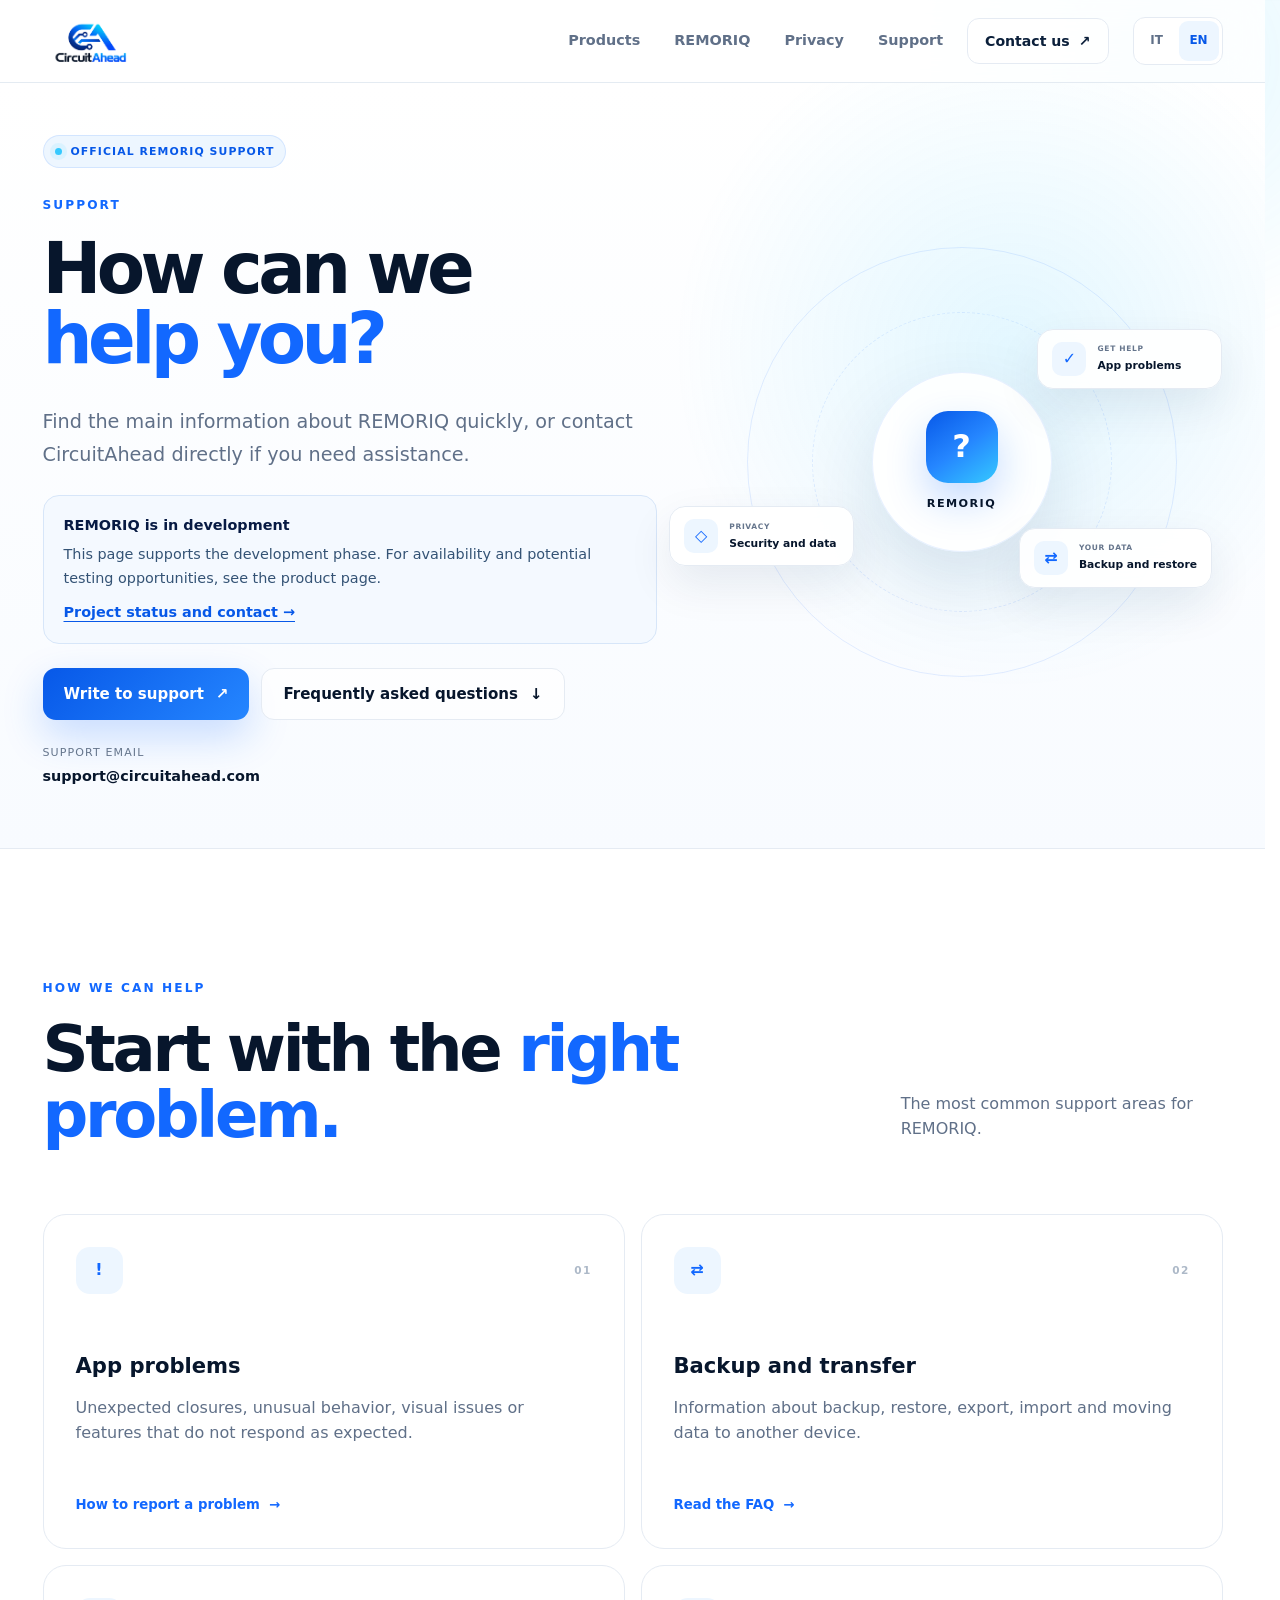
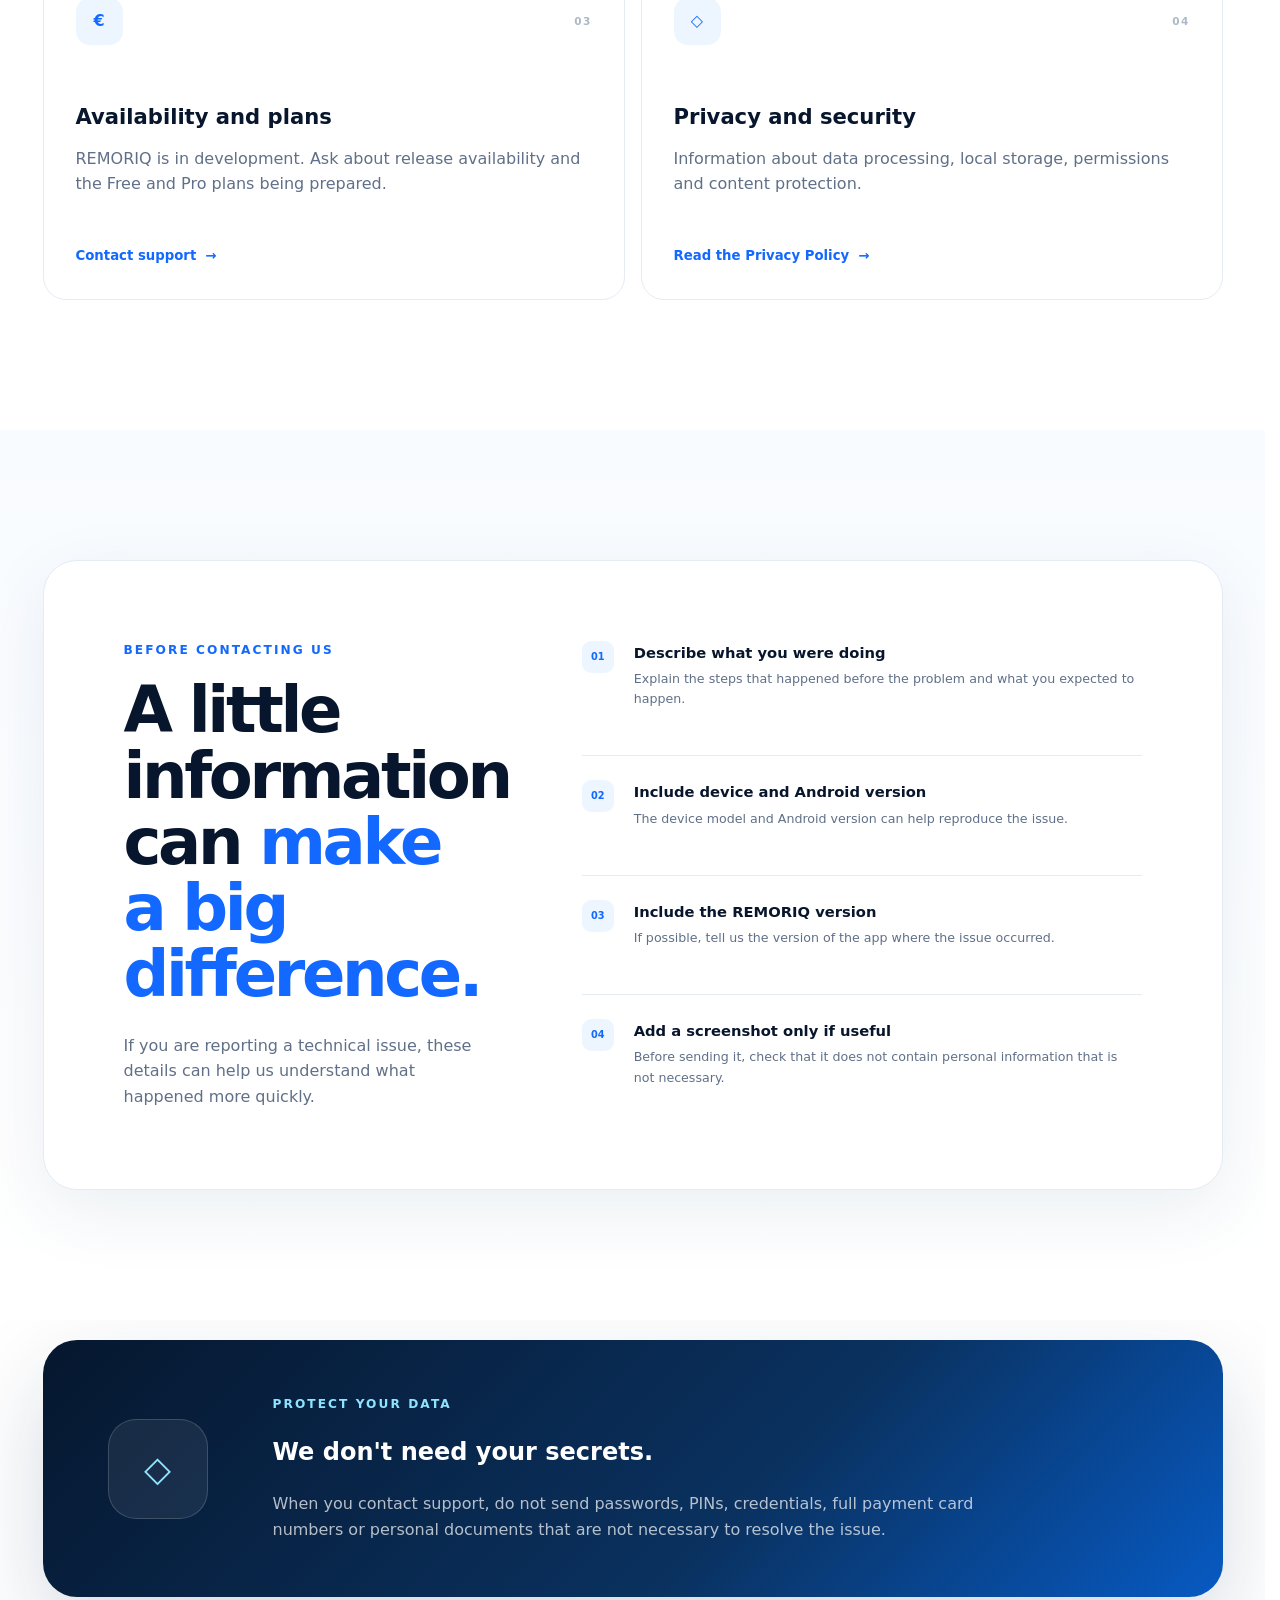
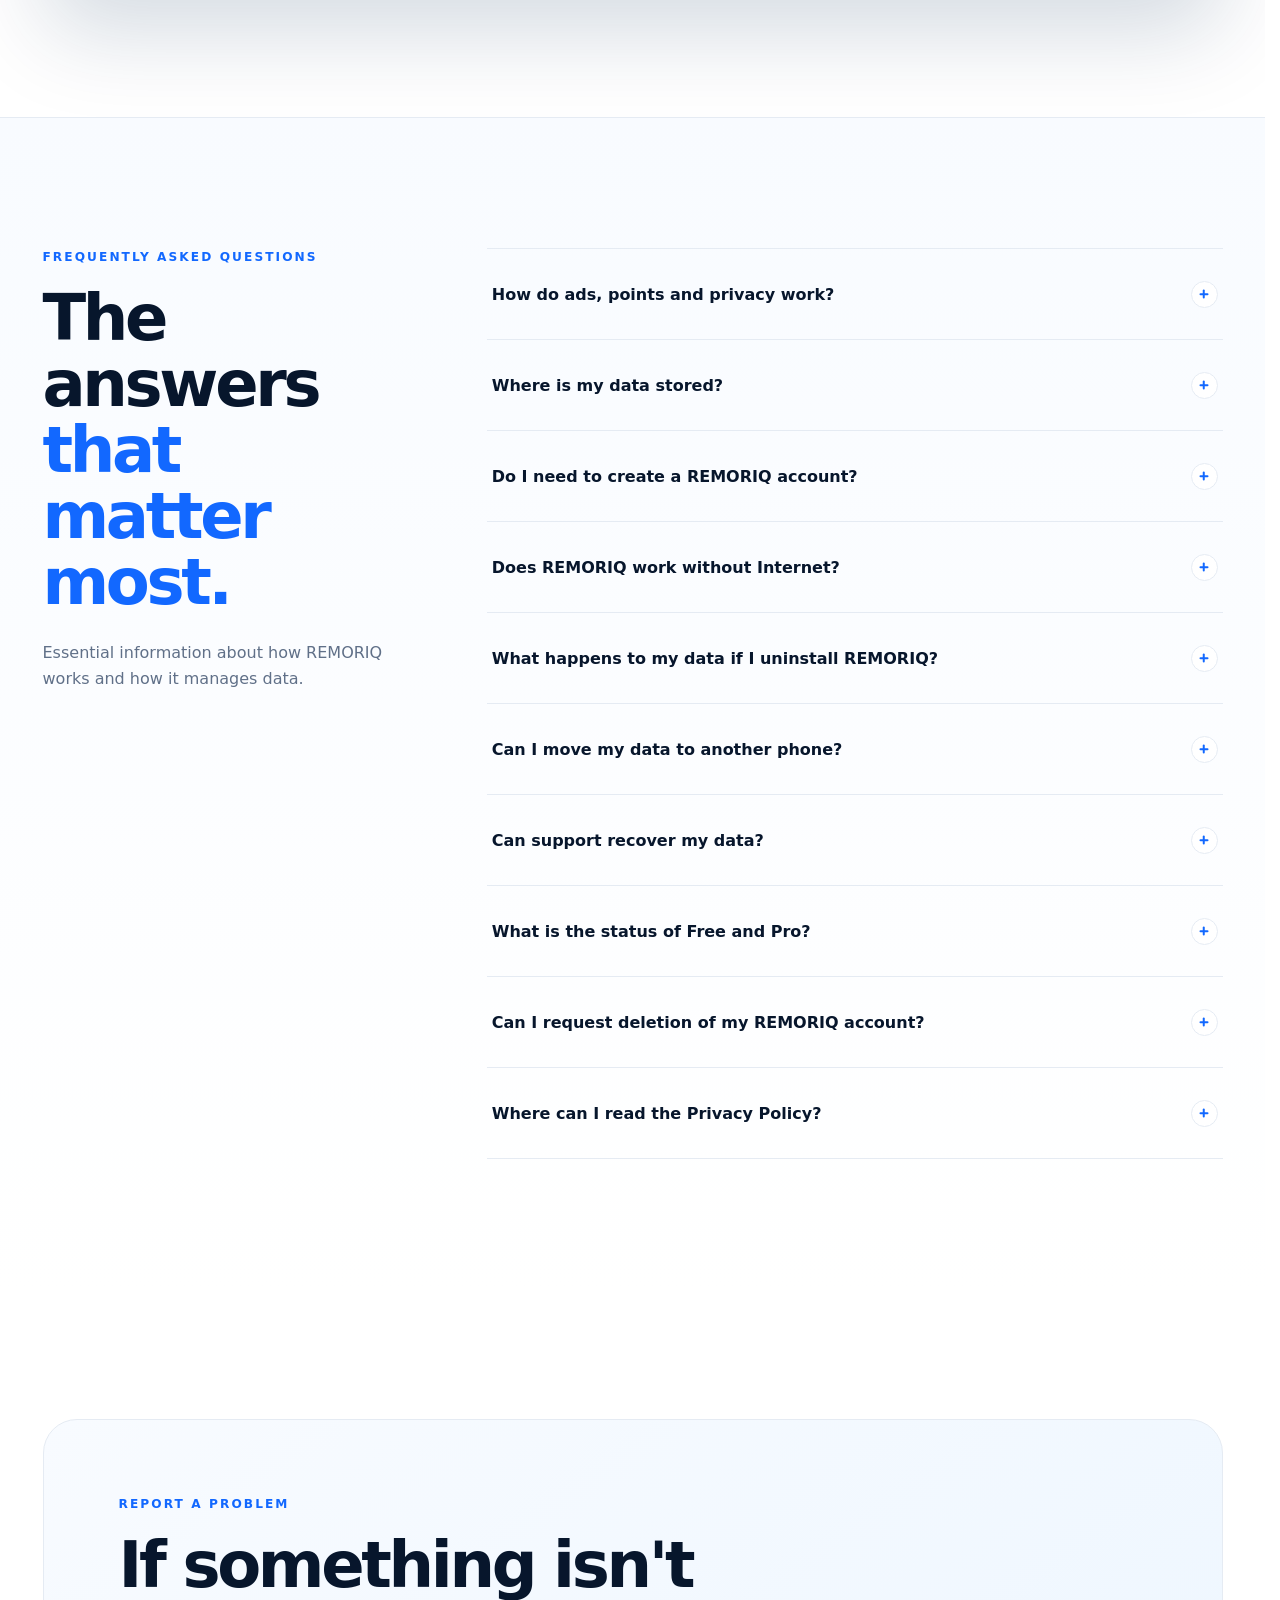
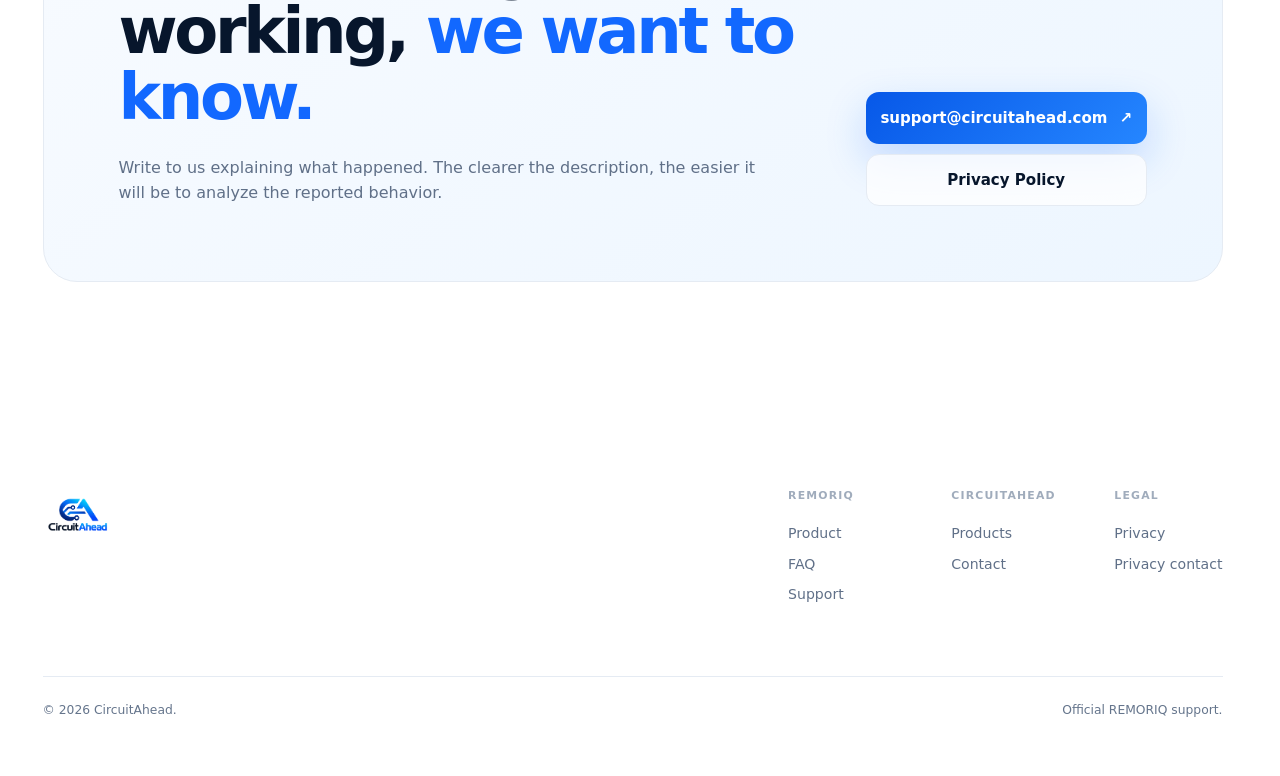
<file: support/index.html>
<!DOCTYPE html>
<html lang="it">
<head>
  <meta charset="UTF-8">

  <meta name="viewport" content="width=device-width, initial-scale=1.0">

  <script src="/js/language.js?v=23eb0c3d0966"></script><title>Supporto REMORIQ | CircuitAhead</title>

  <meta name="description" content="Supporto a REMORIQ durante lo sviluppo: domande frequenti, backup, uso offline, privacy, disponibilità e contatti CircuitAhead.">

  <meta name="theme-color" content="#ffffff">

  <link rel="icon" type="image/png" href="/assets/favicon.png">
  <link rel="apple-touch-icon" href="/assets/circuitahead-logo.png">
  <link rel="stylesheet" href="/css/styles.css?v=c434cf575bd4">

  <link rel="stylesheet" href="/css/motion.css?v=064d3a811026">
<link rel="modulepreload" href="/js/motion.js?v=f7709adb1d66">
<script src="/js/main.js?v=05c007e4963f" type="module"></script>
<link rel="canonical" href="https://circuitahead.com/support/">
<meta property="og:url" content="https://circuitahead.com/support/">
<meta property="og:site_name" content="CircuitAhead">
<meta property="og:title" content="Supporto REMORIQ | CircuitAhead">
<meta property="og:description" content="Supporto a REMORIQ durante lo sviluppo: domande frequenti, backup, uso offline, privacy, disponibilità e contatti CircuitAhead.">
<meta property="og:type" content="website">
<meta property="og:image" content="https://circuitahead.com/assets/remoriq-icon.png">
<meta property="og:image:alt" content="REMORIQ">
<meta name="twitter:card" content="summary">
<meta name="referrer" content="strict-origin-when-cross-origin">
<script type="application/ld+json">{"@context":"https://schema.org","@type":"WebPage","name":"Supporto REMORIQ | CircuitAhead","url":"https://circuitahead.com/support/"}</script>
</head>

<body class="support-page" data-page="remoriq-support">

  <a data-en="Skip to content" data-it="Vai al contenuto" href="#main-content" class="skip-link">Skip to content</a><div class="page-background" aria-hidden="true">
    <div class="background-orb orb-one"></div>
    <div class="background-orb orb-two"></div>
    <div class="background-grid"></div>
  </div>


  <!-- HEADER -->
  <header class="site-header" id="top">

    <div class="container header-inner">

      <a class="brand" href="../" aria-label="CircuitAhead home">
        <img class="brand-logo" src="/assets/circuitahead-logo.webp" alt="CircuitAhead" width="724" height="543">
      </a>


      <nav class="desktop-nav" aria-label="Navigazione principale">
        <a href="/products/" data-en="Products" data-it="Prodotti">Prodotti</a>
        <a href="../remoriq/">REMORIQ</a>
        <a href="../privacy/">Privacy</a>
        <a href="#supporto">Supporto</a>
      </nav>


      <a class="header-contact" href="mailto:support@circuitahead.com?subject=Supporto%20REMORIQ" data-subject-en="REMORIQ Support" data-subject-it="Supporto REMORIQ">
        Contattaci
        <span aria-hidden="true">↗</span>
      </a>


      <button class="menu-button" type="button" aria-label="Apri navigazione" aria-expanded="false" aria-controls="mobile-navigation">
        <span></span>
        <span></span>
      </button>

    </div>


    <nav class="mobile-nav" id="mobile-navigation" aria-label="Navigazione mobile">
      <a href="/products/" data-en="Products" data-it="Prodotti">Prodotti</a>
      <a href="../remoriq/">REMORIQ</a>
      <a href="../privacy/">Privacy</a>
      <a href="#supporto">Supporto</a>
      <a href="mailto:support@circuitahead.com?subject=Supporto%20REMORIQ" data-subject-en="REMORIQ Support" data-subject-it="Supporto REMORIQ">
        Contattaci
      </a>
    </nav>

  </header>


  <main id="main-content" tabindex="-1">

    <span id="supporto"></span><!-- HERO -->
    <section class="support-hero">

      <div class="container support-hero-grid">

        <div class="support-hero-copy">

          <div class="support-badge reveal">
            <span></span>
            Supporto ufficiale REMORIQ
          </div>

          <p class="section-eyebrow reveal">
            SUPPORTO
          </p>

          <h1 class="reveal reveal-delay-1">
            Come possiamo
            <span>aiutarti?</span>
          </h1>

          <p class="support-hero-lead reveal reveal-delay-2">
            Trova rapidamente le informazioni principali
            su REMORIQ oppure contatta direttamente
            CircuitAhead se hai bisogno di assistenza.
          </p>


          <div class="prelaunch-note reveal"><strong data-en="REMORIQ is in development" data-it="REMORIQ è in sviluppo">REMORIQ è in sviluppo</strong><p data-en="This page supports the development phase. For availability and potential testing opportunities, see the product page." data-it="Questa pagina accompagna la fase di sviluppo. Per disponibilità ed eventuali possibilità di test, consulta la pagina prodotto.">Questa pagina accompagna la fase di sviluppo. Per disponibilità ed eventuali possibilità di test, consulta la pagina prodotto.</p><a data-en="Project status and contact →" data-it="Stato del progetto e contatti →" href="/remoriq/#launch">Stato del progetto e contatti →</a></div>
          <div class="support-hero-actions reveal reveal-delay-3">

            <a class="button button-primary" href="mailto:support@circuitahead.com?subject=Supporto%20REMORIQ" data-subject-en="REMORIQ Support" data-subject-it="Supporto REMORIQ">
              Scrivi al supporto
              <span aria-hidden="true">↗</span>
            </a>

            <a class="button button-secondary" href="#faq">
              Domande frequenti
              <span aria-hidden="true">↓</span>
            </a>

          </div>


          <div class="support-address reveal reveal-delay-4">

            <span>Email di assistenza</span>

            <a href="mailto:support@circuitahead.com">
              support@circuitahead.com
            </a>

          </div>

        </div>


        <!-- SUPPORT VISUAL -->
        <div class="support-hero-visual reveal reveal-delay-2">

          <div class="support-orbit support-orbit-one"></div>
          <div class="support-orbit support-orbit-two"></div>

          <div class="support-center-icon">

            <div class="support-center-symbol">
              ?
            </div>

            <span>REMORIQ</span>

          </div>


          <div class="support-floating-card support-card-one">
            <span>✓</span>

            <div>
              <small>ASSISTENZA</small>
              <strong>Problemi con l'app</strong>
            </div>
          </div>


          <div class="support-floating-card support-card-two">
            <span>⇄</span>

            <div>
              <small>I TUOI DATI</small>
              <strong>Backup e ripristino</strong>
            </div>
          </div>


          <div class="support-floating-card support-card-three">
            <span>◇</span>

            <div>
              <small>PRIVACY</small>
              <strong>Sicurezza e dati</strong>
            </div>
          </div>

        </div>

      </div>

    </section>


    <!-- SUPPORT AREAS -->
    <section class="section support-areas">

      <div class="container">

        <div class="section-top reveal">

          <div>

            <p class="section-eyebrow">
              IN COSA POSSIAMO AIUTARTI
            </p>

            <h2>
              Parti dal
              <span>problema giusto.</span>
            </h2>

          </div>

          <p class="section-side-copy">
            Le aree più comuni di assistenza
            per REMORIQ.
          </p>

        </div>


        <div class="support-area-grid">

          <article class="support-area-card reveal">

            <div class="support-area-top">

              <div class="support-area-icon">
                !
              </div>

              <span>01</span>

            </div>

            <h3>Problemi con l'app</h3>

            <p>
              Chiusure inattese, comportamento anomalo,
              problemi grafici o funzioni che non
              rispondono come previsto.
            </p>

            <a href="#segnalazione">
              Come segnalare un problema
              <span>→</span>
            </a>

          </article>


          <article class="support-area-card reveal reveal-delay-1">

            <div class="support-area-top">

              <div class="support-area-icon">
                ⇄
              </div>

              <span>02</span>

            </div>

            <h3>Backup e trasferimento</h3>

            <p>
              Informazioni su backup, ripristino,
              esportazione, importazione e passaggio
              dei dati a un altro dispositivo.
            </p>

            <a href="#faq">
              Leggi le FAQ
              <span>→</span>
            </a>

          </article>


          <article class="support-area-card reveal">

            <div class="support-area-top">

              <div class="support-area-icon">
                €
              </div>

              <span>03</span>

            </div>

            <h3 data-en="Availability and plans" data-it="Disponibilità e piani">Disponibilità e piani</h3>

            <p data-en="REMORIQ is in development. Ask about release availability and the Free and Pro plans being prepared." data-it="REMORIQ è in sviluppo. Puoi chiedere informazioni sulla disponibilità e sui piani Free e Pro in preparazione.">REMORIQ è in sviluppo. Puoi chiedere informazioni sulla disponibilità e sui piani Free e Pro in preparazione.</p>

            <a href="mailto:support@circuitahead.com?subject=REMORIQ%20-%20Availability" data-subject-en="REMORIQ - Availability and plans" data-subject-it="REMORIQ - Disponibilità e piani">
              Contatta il supporto
              <span>→</span>
            </a>

          </article>


          <article class="support-area-card reveal reveal-delay-1">

            <div class="support-area-top">

              <div class="support-area-icon">
                ◇
              </div>

              <span>04</span>

            </div>

            <h3>Privacy e sicurezza</h3>

            <p>
              Informazioni sul trattamento dei dati,
              conservazione locale, permessi e protezione
              dei contenuti.
            </p>

            <a href="../privacy/">
              Leggi la Privacy Policy
              <span>→</span>
            </a>

          </article>

        </div>

      </div>

    </section>


    <!-- BEFORE CONTACT -->
    <section class="section support-before-contact">

      <div class="container">

        <div class="support-check-card reveal">

          <div class="support-check-heading">

            <p class="section-eyebrow">
              PRIMA DI CONTATTARCI
            </p>

            <h2>
              Poche informazioni possono
              <span>fare molta differenza.</span>
            </h2>

            <p>
              Se stai segnalando un problema tecnico,
              questi dettagli possono aiutarci a capire
              più rapidamente cosa è successo.
            </p>

          </div>


          <div class="support-check-list">

            <div>

              <span class="support-check-number">
                01
              </span>

              <p>
                <strong>Descrivi cosa stavi facendo</strong>

                <small>
                  Indica i passaggi che hanno preceduto
                  il problema e cosa ti aspettavi
                  che accadesse.
                </small>
              </p>

            </div>


            <div>

              <span class="support-check-number">
                02
              </span>

              <p>
                <strong>Indica dispositivo e Android</strong>

                <small>
                  Modello del dispositivo e versione
                  di Android possono essere utili
                  per riprodurre il problema.
                </small>
              </p>

            </div>


            <div>

              <span class="support-check-number">
                03
              </span>

              <p>
                <strong>Indica la versione di REMORIQ</strong>

                <small>
                  Se possibile, comunica la versione
                  dell'app con cui si è verificato
                  il problema.
                </small>
              </p>

            </div>


            <div>

              <span class="support-check-number">
                04
              </span>

              <p>
                <strong>Aggiungi uno screenshot solo se utile</strong>

                <small>
                  Prima di inviarlo controlla che non
                  contenga informazioni personali
                  che non sono necessarie.
                </small>
              </p>

            </div>

          </div>

        </div>

      </div>

    </section>


    <!-- SECURITY WARNING -->
    <section class="support-security-section">

      <div class="container">

        <div class="support-security-card reveal">

          <div class="support-security-icon">
            ◇
          </div>


          <div>

            <p class="section-eyebrow">
              PROTEGGI I TUOI DATI
            </p>

            <h2>
              Non abbiamo bisogno
              dei tuoi segreti.
            </h2>

            <p>
              Quando contatti il supporto,
              non inviare password, PIN, credenziali,
              numeri completi di carte di pagamento
              o documenti personali non necessari
              alla risoluzione del problema.
            </p>

          </div>

        </div>

      </div>

    </section>


    <!-- FAQ -->
    <section class="section support-faq-section" id="faq">

      <div class="container support-faq-layout">

        <div class="support-faq-heading reveal">

          <p class="section-eyebrow">
            DOMANDE FREQUENTI
          </p>

          <h2>
            Le risposte
            <span>più importanti.</span>
          </h2>

          <p>
            Informazioni essenziali sul funzionamento
            e sulla gestione dei dati in REMORIQ.
          </p>

        </div>


        <div class="support-faq-list">



          <details class="support-faq-item reveal">
            <summary><span>Come funzionano annunci, punti e privacy?</span><i aria-hidden="true"></i></summary>
            <div class="support-faq-answer">
              <p>Free prevede un banner discreto nelle sezioni principali, separato dai comandi. Pro rimuove i banner ordinari. I video con ricompensa in Traguardi restano volontari sia in Free sia in Pro. Un errore pubblicitario non blocca i dati o le funzioni core. I punti sono assegnati alla conferma di completamento, non per clic.</p>
              <p>Gli annunci richiesti non sono personalizzati. Sono previste tutele per 13–17 anni. Non indicare la fascia mantiene gli annunci Free con le protezioni pubblicitarie più restrittive, senza saltare il consenso UMP. Sotto i 13 anni non vengono richiesti annunci. Le vecchie preferenze ambigue richiedono una nuova scelta facoltativa prima delle richieste. Preferenze e opzioni di consenso sono in Profilo → Informazioni → Annunci e privacy.</p>
              <p>Local-first non significa assenza di ogni trattamento tecnico da parte degli SDK. <a href="../privacy/">Consulta l’informativa sui servizi Google</a>.</p>
            </div>
          </details>

          <details class="support-faq-item reveal">

            <summary>
              <span>
                Dove vengono salvati i miei dati?
              </span>

              <i aria-hidden="true"></i>
            </summary>

            <div class="support-faq-answer">

              <p>
                REMORIQ è progettata come applicazione
                local-first. Il dispositivo è il principale
                sistema di conservazione dei contenuti
                utilizzati nelle funzioni core.
              </p>

              <p>
                Se scegli di creare backup, esportare file
                o condividere contenuti, tali copie vengono
                conservate nella destinazione da te scelta.
              </p>

            </div>

          </details>


          <details class="support-faq-item reveal">

            <summary>
              <span>
                Devo creare un account REMORIQ?
              </span>

              <i aria-hidden="true"></i>
            </summary>

            <div class="support-faq-answer">

              <p>
                No. REMORIQ non richiede un account REMORIQ,
                un indirizzo email o una password REMORIQ
                per utilizzare le funzionalità principali.
              </p>

              <p>
                L'eventuale account Google utilizzato
                dal dispositivo o da Google Play è separato
                da REMORIQ.
              </p>

            </div>

          </details>


          <details class="support-faq-item reveal">

            <summary>
              <span>
                REMORIQ funziona senza Internet?
              </span>

              <i aria-hidden="true"></i>
            </summary>

            <div class="support-faq-answer">

              <p>
                Le funzionalità principali sono progettate
                per rimanere utili anche offline.
              </p>

              <p>
                Alcune operazioni possono comunque richiedere
                Internet quando dipendono da Google Play,
                da un provider esterno o dal download
                facoltativo di componenti necessari
                a determinate funzioni.
              </p>

            </div>

          </details>


          <details class="support-faq-item reveal">

            <summary>
              <span>
                Cosa succede ai dati se disinstallo REMORIQ?
              </span>

              <i aria-hidden="true"></i>
            </summary>

            <div class="support-faq-answer">

              <p>
                La disinstallazione può rimuovere i dati
                conservati nello spazio privato dell'app.
              </p>

              <p>
                Backup, pacchetti o file che hai esportato
                verso altre destinazioni non vengono
                automaticamente eliminati insieme all'app.
              </p>

              <p>
                Prima di disinstallare REMORIQ o cambiare
                dispositivo è quindi opportuno verificare
                di disporre del backup necessario.
              </p>

            </div>

          </details>


          <details class="support-faq-item reveal">

            <summary>
              <span>
                Posso spostare i miei dati su un altro telefono?
              </span>

              <i aria-hidden="true"></i>
            </summary>

            <div class="support-faq-answer">

              <p>
                REMORIQ è progettata per rendere i dati
                portabili attraverso funzioni di backup,
                esportazione, importazione, ripristino
                e trasferimento supportate dall'app.
              </p>

              <p>
                L'obiettivo è evitare che i dati dell'utente
                dipendano da un account o da un cloud
                proprietario CircuitAhead.
              </p>

            </div>

          </details>


          <details class="support-faq-item reveal">

            <summary>
              <span>
                Il supporto può recuperare i miei dati?
              </span>

              <i aria-hidden="true"></i>
            </summary>

            <div class="support-faq-answer">

              <p>
                Poiché i contenuti core non vengono
                normalmente sincronizzati con un server
                REMORIQ, CircuitAhead non dispone
                automaticamente di una copia remota
                dei tuoi dati personali.
              </p>

              <p>
                Per questo motivo backup e strumenti
                di portabilità sono particolarmente
                importanti.
              </p>

            </div>

          </details>


          <details class="support-faq-item reveal"><summary><span data-en="What is the status of Free and Pro?" data-it="A che punto sono Free e Pro?">A che punto sono Free e Pro?</span><i aria-hidden="true"></i></summary><div class="support-faq-answer"><p data-en="Free and Pro are part of REMORIQ’s development. The final feature split, prices and purchase conditions will be communicated for the released version." data-it="Free e Pro fanno parte dello sviluppo di REMORIQ. La distinzione definitiva delle funzioni, i prezzi e le condizioni di acquisto saranno comunicati per la versione distribuita.">Free e Pro fanno parte dello sviluppo di REMORIQ. La distinzione definitiva delle funzioni, i prezzi e le condizioni di acquisto saranno comunicati per la versione distribuita.</p><p data-en="For current availability, contact CircuitAhead or check the project status on the product page." data-it="Per conoscere la disponibilità attuale, contatta CircuitAhead oppure consulta lo stato del progetto nella pagina prodotto.">Per conoscere la disponibilità attuale, contatta CircuitAhead oppure consulta lo stato del progetto nella pagina prodotto.</p><a data-en="View project status →" data-it="Vedi lo stato del progetto →" href="/remoriq/#launch">Vedi lo stato del progetto →</a></div></details>


          <details class="support-faq-item reveal">

            <summary>
              <span>
                Posso chiedere la cancellazione del mio account REMORIQ?
              </span>

              <i aria-hidden="true"></i>
            </summary>

            <div class="support-faq-answer">

              <p>
                REMORIQ non crea un account REMORIQ,
                quindi non esiste un account remoto
                REMORIQ da cancellare.
              </p>

              <p>
                I dati locali possono essere gestiti
                dall'app o rimossi tramite le funzioni
                Android appropriate.
              </p>

            </div>

          </details>


          <details class="support-faq-item reveal">

            <summary>
              <span>
                Dove posso leggere l'informativa sulla privacy?
              </span>

              <i aria-hidden="true"></i>
            </summary>

            <div class="support-faq-answer">

              <p>
                La Privacy Policy ufficiale di REMORIQ
                è disponibile sul sito CircuitAhead.
              </p>

              <a class="support-inline-link" href="../privacy/">
                Apri la Privacy Policy
                <span>↗</span>
              </a>

            </div>

          </details>

        </div>

      </div>

    </section>


    <!-- REPORT ISSUE -->
    <section class="section support-report-section" id="segnalazione">

      <div class="container">

        <div class="support-report-card reveal">

          <div>

            <p class="section-eyebrow">
              SEGNALA UN PROBLEMA
            </p>

            <h2>
              Se qualcosa non funziona,
              <span>vogliamo saperlo.</span>
            </h2>

            <p>
              Scrivici spiegando cosa è successo.
              Più la descrizione è chiara,
              più semplice sarà analizzare
              il comportamento segnalato.
            </p>

          </div>


          <div class="support-report-actions">

            <a class="button button-primary" href="mailto:support@circuitahead.com?subject=REMORIQ%20-%20Segnalazione%20problema" data-subject-en="REMORIQ - Problem report" data-subject-it="REMORIQ - Segnalazione problema">
              support@circuitahead.com
              <span aria-hidden="true">↗</span>
            </a>

            <a class="button button-secondary" href="../privacy/">
              Privacy Policy
            </a>

          </div>

        </div>

      </div>

    </section>

  </main>


  <!-- FOOTER -->
  <footer class="site-footer">

    <div class="container">

      <div class="footer-main">

        <a class="footer-brand" href="../">
          <img src="/assets/circuitahead-logo.webp" alt="CircuitAhead" width="724" height="543">
        </a>


        <div class="footer-columns">

          <div>
            <p>REMORIQ</p>
            <a href="../remoriq/">Prodotto</a>
            <a href="#faq">FAQ</a>
            <a href="#segnalazione">Supporto</a>
          </div>

          <div>
            <p>CircuitAhead</p>
            <a href="/products/" data-en="Products" data-it="Prodotti">Prodotti</a>
            <a href="mailto:contact@circuitahead.com">
              Contatti
            </a>
          </div>

          <div>
            <p>Legal</p>
            <a href="../privacy/">Privacy</a>
            <a href="mailto:privacy@circuitahead.com">
              Contatto privacy
            </a>
          </div>

        </div>

      </div>


      <div class="footer-bottom">

        <p>
          © <span id="current-year">2026</span>
          CircuitAhead.
        </p>

        <p>
          Supporto ufficiale REMORIQ.
        </p>

      </div>

    </div>

  </footer>

</body>
</html>
</file>
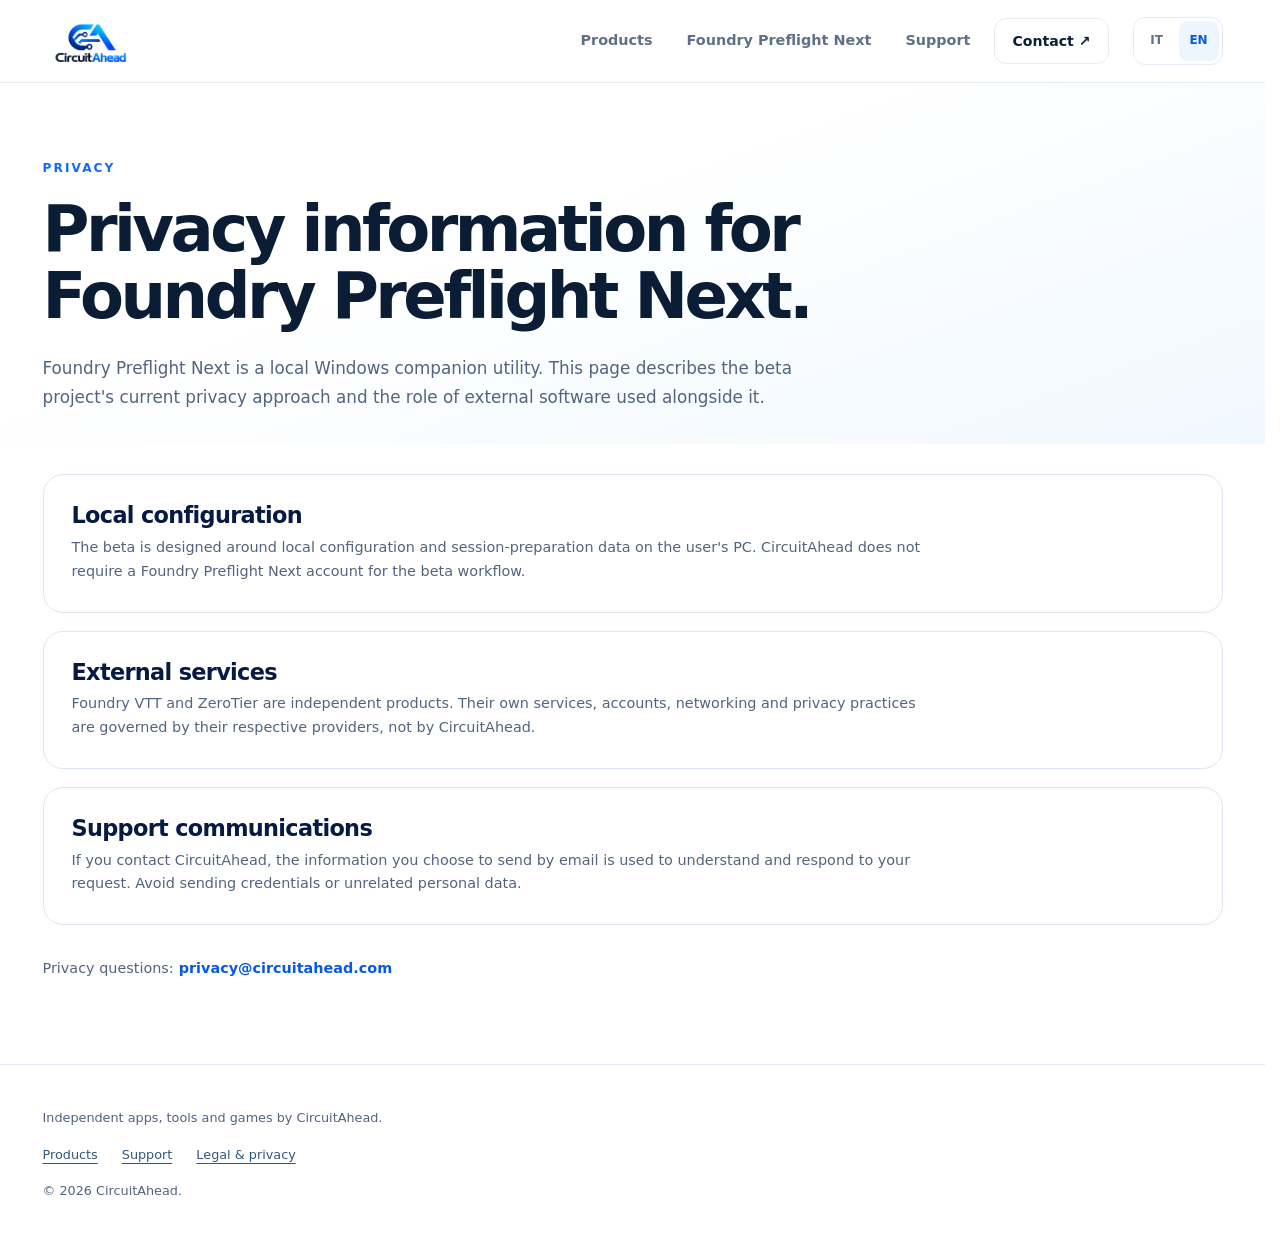
<file: foundrypreflightnext/privacy/index.html>
<!doctype html>
<html lang="en"><head>
<meta charset="UTF-8"><meta name="viewport" content="width=device-width,initial-scale=1">
<script src="/js/language.js?v=23eb0c3d0966"></script>
<title data-en="Foundry Preflight Next Privacy | CircuitAhead" data-it="Privacy Foundry Preflight Next | CircuitAhead">Foundry Preflight Next Privacy | CircuitAhead</title>
<meta name="description" content="Privacy information for the Foundry Preflight Next beta project." data-content-en="Privacy information for the Foundry Preflight Next beta project." data-content-it="Informazioni sulla privacy per il progetto beta Foundry Preflight Next.">
<meta name="theme-color" content="#ffffff"><meta name="referrer" content="strict-origin-when-cross-origin">
<link rel="canonical" href="https://circuitahead.com/foundrypreflightnext/privacy/"><meta property="og:url" content="https://circuitahead.com/foundrypreflightnext/privacy/">
<meta property="og:title" content="Foundry Preflight Next Privacy | CircuitAhead" data-content-en="Foundry Preflight Next Privacy | CircuitAhead" data-content-it="Privacy Foundry Preflight Next | CircuitAhead">
<meta property="og:description" content="Privacy information for the Foundry Preflight Next beta project." data-content-en="Privacy information for the Foundry Preflight Next beta project." data-content-it="Informazioni sulla privacy per il progetto beta Foundry Preflight Next.">
<meta property="og:type" content="website"><meta property="og:site_name" content="CircuitAhead"><meta property="og:image" content="https://circuitahead.com/assets/circuitahead-logo.webp"><meta name="twitter:card" content="summary">
<link rel="icon" href="/assets/favicon.png"><link rel="apple-touch-icon" href="/assets/circuitahead-logo.png">
<link rel="stylesheet" href="/css/styles.css?v=c434cf575bd4"><link rel="stylesheet" href="/css/catalog.css?v=0e7b36ece2a3"><link rel="stylesheet" href="/css/motion.css?v=064d3a811026">
<link rel="modulepreload" href="/js/motion.js?v=f7709adb1d66"><script type="module" src="/js/main.js?v=05c007e4963f"></script>
<script type="application/ld+json">{"@context":"https://schema.org","@type":"WebPage","name":"Foundry Preflight Next Privacy | CircuitAhead","url":"https://circuitahead.com/foundrypreflightnext/privacy/"}</script>
</head><body class="catalog-page" data-page="foundrypreflightnext-privacy">
<a class="skip-link" href="#main-content" data-en="Skip to content" data-it="Vai al contenuto">Skip to content</a>
<header class="site-header"><div class="container header-inner"><a class="brand" href="/" aria-label="CircuitAhead home"><img class="brand-logo" src="/assets/circuitahead-logo.webp" width="724" height="543" alt="CircuitAhead"></a><nav class="desktop-nav" aria-label="Main navigation"><a href="/products/" data-en="Products" data-it="Prodotti">Products</a><a href="/foundrypreflightnext/">Foundry Preflight Next</a><a href="/foundrypreflightnext/support/" data-en="Support" data-it="Supporto">Support</a></nav><a class="header-contact" href="mailto:privacy@circuitahead.com?subject=Foundry%20Preflight%20Next%20-%20Privacy" data-subject-en="Foundry Preflight Next - Privacy" data-subject-it="Foundry Preflight Next - Privacy" data-en="Contact ↗" data-it="Contatti ↗">Contact ↗</a><button class="menu-button" type="button" aria-label="Open navigation" aria-expanded="false" aria-controls="mobile-navigation"><span></span><span></span></button></div><nav class="mobile-nav" id="mobile-navigation" aria-label="Mobile navigation"><a href="/products/" data-en="Products" data-it="Prodotti">Products</a><a href="/foundrypreflightnext/">Foundry Preflight Next</a><a href="/foundrypreflightnext/support/" data-en="Support" data-it="Supporto">Support</a></nav></header>
<main id="main-content" tabindex="-1">
<section class="catalog-intro"><div class="container"><p class="section-eyebrow" data-en="PRIVACY" data-it="PRIVACY">PRIVACY</p><h1 data-en="Privacy information for Foundry Preflight Next." data-it="Informazioni sulla privacy di Foundry Preflight Next.">Privacy information for Foundry Preflight Next.</h1><p class="catalog-intro-copy" data-en="Foundry Preflight Next is a local Windows companion utility. This page describes the beta project's current privacy approach and the role of external software used alongside it." data-it="Foundry Preflight Next è una utility locale per Windows. Questa pagina descrive l'attuale approccio alla privacy del progetto beta e il ruolo dei software esterni utilizzati insieme ad esso.">Foundry Preflight Next is a local Windows companion utility. This page describes the beta project's current privacy approach and the role of external software used alongside it.</p></div></section>
<section class="catalog-section"><div class="container"><div class="product-directory">
<article class="product-directory-entry product-directory-entry--text"><div><h2 data-en="Local configuration" data-it="Configurazione locale">Local configuration</h2><p data-en="The beta is designed around local configuration and session-preparation data on the user's PC. CircuitAhead does not require a Foundry Preflight Next account for the beta workflow." data-it="La beta è progettata attorno a configurazioni locali e dati di preparazione della sessione presenti sul PC dell'utente. CircuitAhead non richiede un account Foundry Preflight Next per il flusso beta.">The beta is designed around local configuration and session-preparation data on the user's PC. CircuitAhead does not require a Foundry Preflight Next account for the beta workflow.</p></div></article>
<article class="product-directory-entry product-directory-entry--text"><div><h2 data-en="External services" data-it="Servizi esterni">External services</h2><p data-en="Foundry VTT and ZeroTier are independent products. Their own services, accounts, networking and privacy practices are governed by their respective providers, not by CircuitAhead." data-it="Foundry VTT e ZeroTier sono prodotti indipendenti. I rispettivi servizi, account, sistemi di rete e pratiche sulla privacy sono regolati dai rispettivi fornitori, non da CircuitAhead.">Foundry VTT and ZeroTier are independent products. Their own services, accounts, networking and privacy practices are governed by their respective providers, not by CircuitAhead.</p></div></article>
<article class="product-directory-entry product-directory-entry--text"><div><h2 data-en="Support communications" data-it="Comunicazioni con il supporto">Support communications</h2><p data-en="If you contact CircuitAhead, the information you choose to send by email is used to understand and respond to your request. Avoid sending credentials or unrelated personal data." data-it="Se contatti CircuitAhead, le informazioni che scegli di inviare via email vengono utilizzate per comprendere e rispondere alla richiesta. Evita di inviare credenziali o dati personali non pertinenti.">If you contact CircuitAhead, the information you choose to send by email is used to understand and respond to your request. Avoid sending credentials or unrelated personal data.</p></div></article>
</div><p class="catalog-contact" data-en="Privacy questions: " data-it="Domande sulla privacy: ">Privacy questions: </p><a class="catalog-email" href="mailto:privacy@circuitahead.com?subject=Foundry%20Preflight%20Next%20-%20Privacy" data-subject-en="Foundry Preflight Next - Privacy" data-subject-it="Foundry Preflight Next - Privacy">privacy@circuitahead.com</a></div></section>
</main>
<footer class="catalog-footer"><div class="container"><p data-en="Independent apps, tools and games by CircuitAhead." data-it="App, strumenti e giochi indipendenti di CircuitAhead.">Independent apps, tools and games by CircuitAhead.</p><nav aria-label="Footer"><a href="/products/" data-en="Products" data-it="Prodotti">Products</a><a href="/help/" data-en="Support" data-it="Supporto">Support</a><a href="/legal/" data-en="Legal & privacy" data-it="Note legali e privacy">Legal & privacy</a></nav><p>© <span id="current-year">2026</span> CircuitAhead.</p></div></footer>
</body></html>
</file>
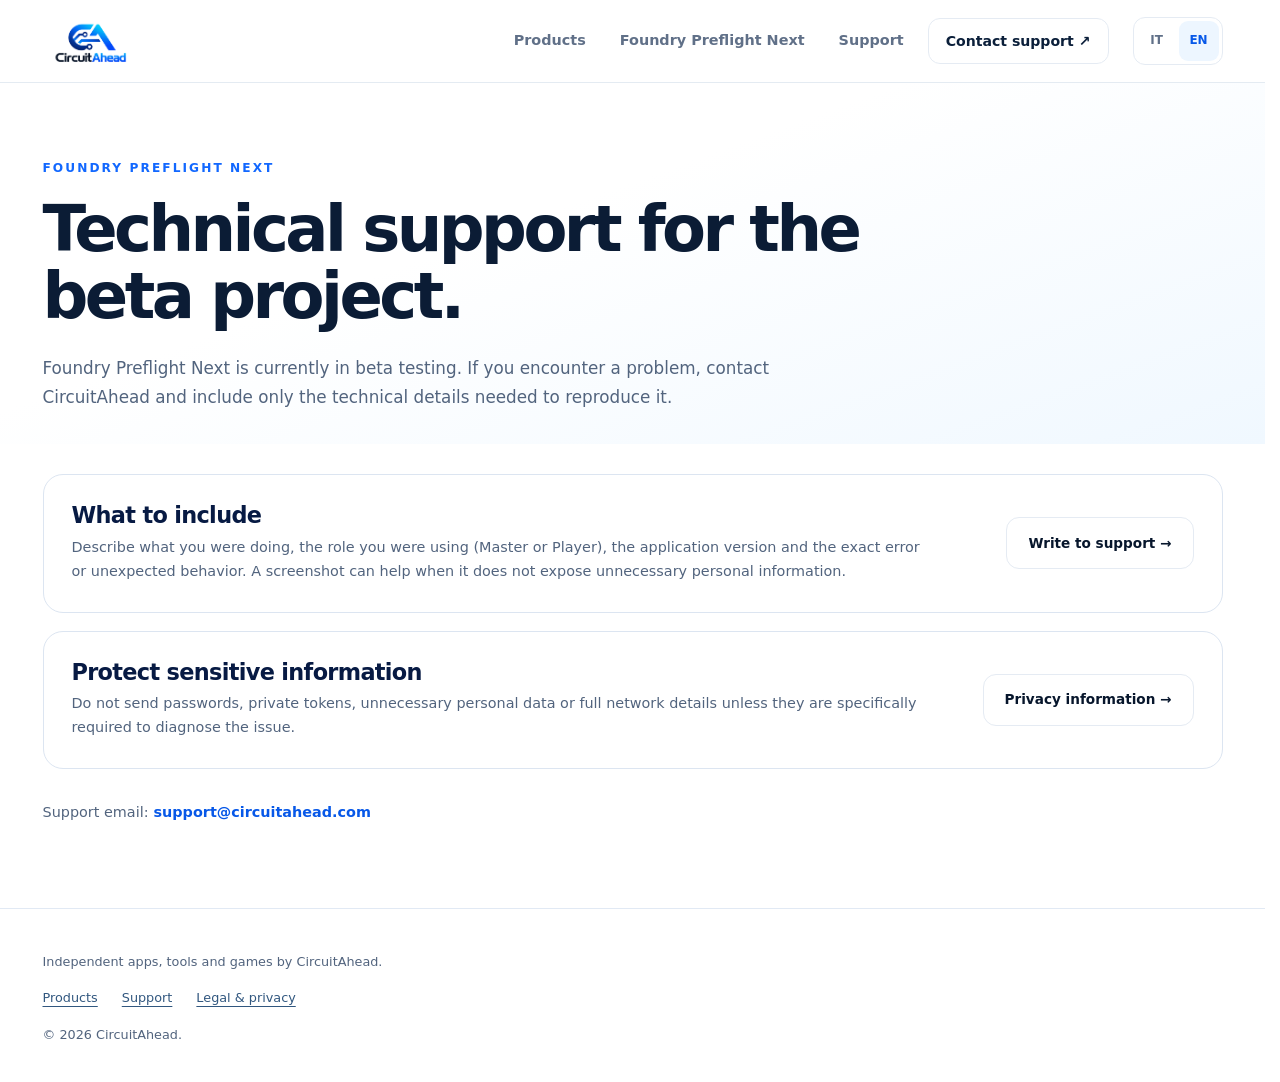
<file: foundrypreflightnext/support/index.html>
<!doctype html>
<html lang="en"><head>
<meta charset="UTF-8"><meta name="viewport" content="width=device-width,initial-scale=1">
<script src="/js/language.js?v=23eb0c3d0966"></script>
<title data-en="Foundry Preflight Next Support | CircuitAhead" data-it="Supporto Foundry Preflight Next | CircuitAhead">Foundry Preflight Next Support | CircuitAhead</title>
<meta name="description" content="Official CircuitAhead support for Foundry Preflight Next." data-content-en="Official CircuitAhead support for Foundry Preflight Next." data-content-it="Supporto ufficiale CircuitAhead per Foundry Preflight Next.">
<meta name="theme-color" content="#ffffff"><meta name="referrer" content="strict-origin-when-cross-origin">
<link rel="canonical" href="https://circuitahead.com/foundrypreflightnext/support/"><meta property="og:url" content="https://circuitahead.com/foundrypreflightnext/support/">
<meta property="og:title" content="Foundry Preflight Next Support | CircuitAhead" data-content-en="Foundry Preflight Next Support | CircuitAhead" data-content-it="Supporto Foundry Preflight Next | CircuitAhead">
<meta property="og:description" content="Official CircuitAhead support for Foundry Preflight Next." data-content-en="Official CircuitAhead support for Foundry Preflight Next." data-content-it="Supporto ufficiale CircuitAhead per Foundry Preflight Next.">
<meta property="og:type" content="website"><meta property="og:site_name" content="CircuitAhead"><meta property="og:image" content="https://circuitahead.com/assets/circuitahead-logo.webp"><meta name="twitter:card" content="summary">
<link rel="icon" href="/assets/favicon.png"><link rel="apple-touch-icon" href="/assets/circuitahead-logo.png">
<link rel="stylesheet" href="/css/styles.css?v=c434cf575bd4"><link rel="stylesheet" href="/css/catalog.css?v=0e7b36ece2a3"><link rel="stylesheet" href="/css/motion.css?v=064d3a811026">
<link rel="modulepreload" href="/js/motion.js?v=f7709adb1d66"><script type="module" src="/js/main.js?v=05c007e4963f"></script>
<script type="application/ld+json">{"@context":"https://schema.org","@type":"WebPage","name":"Foundry Preflight Next Support | CircuitAhead","url":"https://circuitahead.com/foundrypreflightnext/support/"}</script>
</head><body class="catalog-page" data-page="foundrypreflightnext-support">
<a class="skip-link" href="#main-content" data-en="Skip to content" data-it="Vai al contenuto">Skip to content</a>
<header class="site-header"><div class="container header-inner"><a class="brand" href="/" aria-label="CircuitAhead home"><img class="brand-logo" src="/assets/circuitahead-logo.webp" width="724" height="543" alt="CircuitAhead"></a><nav class="desktop-nav" aria-label="Main navigation"><a href="/products/" data-en="Products" data-it="Prodotti">Products</a><a href="/foundrypreflightnext/">Foundry Preflight Next</a><a href="/help/" data-en="Support" data-it="Supporto">Support</a></nav><a class="header-contact" href="mailto:support@circuitahead.com?subject=Foundry%20Preflight%20Next%20-%20Support" data-subject-en="Foundry Preflight Next - Support" data-subject-it="Foundry Preflight Next - Supporto" data-en="Contact support ↗" data-it="Contatta il supporto ↗">Contact support ↗</a><button class="menu-button" type="button" aria-label="Open navigation" aria-expanded="false" aria-controls="mobile-navigation"><span></span><span></span></button></div><nav class="mobile-nav" id="mobile-navigation" aria-label="Mobile navigation"><a href="/products/" data-en="Products" data-it="Prodotti">Products</a><a href="/foundrypreflightnext/">Foundry Preflight Next</a><a href="/help/" data-en="Support" data-it="Supporto">Support</a></nav></header>
<main id="main-content" tabindex="-1">
<section class="catalog-intro"><div class="container"><p class="section-eyebrow" data-en="FOUNDRY PREFLIGHT NEXT" data-it="FOUNDRY PREFLIGHT NEXT">FOUNDRY PREFLIGHT NEXT</p><h1 data-en="Technical support for the beta project." data-it="Supporto tecnico per il progetto beta.">Technical support for the beta project.</h1><p class="catalog-intro-copy" data-en="Foundry Preflight Next is currently in beta testing. If you encounter a problem, contact CircuitAhead and include only the technical details needed to reproduce it." data-it="Foundry Preflight Next è attualmente in fase beta. Se riscontri un problema, contatta CircuitAhead includendo soltanto i dettagli tecnici necessari per riprodurlo.">Foundry Preflight Next is currently in beta testing. If you encounter a problem, contact CircuitAhead and include only the technical details needed to reproduce it.</p></div></section>
<section class="catalog-section"><div class="container"><div class="product-directory">
<article class="product-directory-entry product-directory-entry--text"><div><h2 data-en="What to include" data-it="Cosa includere">What to include</h2><p data-en="Describe what you were doing, the role you were using (Master or Player), the application version and the exact error or unexpected behavior. A screenshot can help when it does not expose unnecessary personal information." data-it="Descrivi cosa stavi facendo, il ruolo utilizzato (Master o Player), la versione dell'applicazione e l'errore o comportamento inatteso. Uno screenshot può essere utile se non espone informazioni personali non necessarie.">Describe what you were doing, the role you were using (Master or Player), the application version and the exact error or unexpected behavior. A screenshot can help when it does not expose unnecessary personal information.</p></div><a class="button button-secondary" href="mailto:support@circuitahead.com?subject=Foundry%20Preflight%20Next%20-%20Support" data-subject-en="Foundry Preflight Next - Support" data-subject-it="Foundry Preflight Next - Supporto" data-en="Write to support →" data-it="Scrivi al supporto →">Write to support →</a></article>
<article class="product-directory-entry product-directory-entry--text"><div><h2 data-en="Protect sensitive information" data-it="Proteggi le informazioni sensibili">Protect sensitive information</h2><p data-en="Do not send passwords, private tokens, unnecessary personal data or full network details unless they are specifically required to diagnose the issue." data-it="Non inviare password, token privati, dati personali non necessari o dettagli completi della rete, salvo quando siano specificamente necessari per diagnosticare il problema.">Do not send passwords, private tokens, unnecessary personal data or full network details unless they are specifically required to diagnose the issue.</p></div><a class="button button-secondary" href="/foundrypreflightnext/privacy/" data-en="Privacy information →" data-it="Informazioni privacy →">Privacy information →</a></article>
</div><p class="catalog-contact" data-en="Support email: " data-it="Email di supporto: ">Support email: </p><a class="catalog-email" href="mailto:support@circuitahead.com">support@circuitahead.com</a></div></section>
</main>
<footer class="catalog-footer"><div class="container"><p data-en="Independent apps, tools and games by CircuitAhead." data-it="App, strumenti e giochi indipendenti di CircuitAhead.">Independent apps, tools and games by CircuitAhead.</p><nav aria-label="Footer"><a href="/products/" data-en="Products" data-it="Prodotti">Products</a><a href="/help/" data-en="Support" data-it="Supporto">Support</a><a href="/legal/" data-en="Legal & privacy" data-it="Note legali e privacy">Legal & privacy</a></nav><p>© <span id="current-year">2026</span> CircuitAhead.</p></div></footer>
</body></html>
</file>
<file: css/styles.css>
/* =========================================================
   CIRCUITAHEAD
   Official website
   ========================================================= */
/* ---------- TOKENS ---------- */
:root {
  --navy-950: #07162c;
  --navy-900: #0b1f3a;
  --navy-800: #102d53;
  --blue-700: #0758e8;
  --blue-600: #1268ff;
  --blue-500: #2586ff;
  --cyan-500: #35c9ff;
  --cyan-300: #8ee4ff;
  --text-main: #102039;
  --text-soft: #607088;
  --text-light: #65758c;
  --surface: #ffffff;
  --surface-soft: #f6f9fd;
  --surface-blue: #edf6ff;
  --border: #e5ebf3;
  --border-strong: #d8e1ed;
  --shadow-soft:
    0 20px 70px rgba(16, 45, 83, 0.08);
  --shadow-medium:
    0 30px 90px rgba(16, 70, 150, 0.13);
  --radius-small: 14px;
  --radius-medium: 22px;
  --radius-large: 34px;
  --container: 1180px;
  --ease:
    cubic-bezier(0.22, 1, 0.36, 1);
}
/* ---------- RESET ---------- */
*,
*::before,
*::after {
  box-sizing: border-box;
}
html {
  scroll-behavior: auto;
  scroll-padding-top: 100px;
}
body {
  margin: 0;
  overflow-x: hidden;
  color: var(--text-main);
  background: var(--surface);
  font-family:
    Inter,
    ui-sans-serif,
    system-ui,
    -apple-system,
    BlinkMacSystemFont,
    "Segoe UI",
    sans-serif;
  font-size: 16px;
  line-height: 1.6;
  -webkit-font-smoothing: antialiased;
  text-rendering: optimizeLegibility;
}
img {
  display: block;
  max-width: 100%;
}
button,
a {
  font: inherit;
}
button {
  border: 0;
}
a {
  color: inherit;
  text-decoration: none;
}
::selection {
  color: white;
  background: var(--blue-600);
}
/* ---------- BASE ---------- */
.container {
  width: min(
    calc(100% - 48px),
    var(--container)
  );
  margin-inline: auto;
}
.section {
  position: relative;
  padding: 130px 0;
}
.section-eyebrow {
  margin: 0 0 18px;
  color: var(--blue-600);
  font-size: 0.76rem;
  font-weight: 750;
  letter-spacing: 0.17em;
}
.section h2,
.section-heading h2,
.statement-card h2 {
  margin: 0;
  color: var(--navy-950);
  font-size:
    clamp(2.4rem, 5vw, 4.8rem);
  font-weight: 720;
  line-height: 1.03;
  letter-spacing: -0.052em;
}
.section h2 span,
.section-heading h2 span {
  color: var(--blue-600);
}
/* ---------- PAGE BACKGROUND ---------- */
.page-background {
  position: fixed;
  inset: 0;
  z-index: -10;
  overflow: hidden;
  pointer-events: none;
}
.background-orb {
  position: absolute;
  border-radius: 50%;
  filter: blur(10px);
}
.orb-one {
  width: 620px;
  height: 620px;
  top: -250px;
  right: -200px;
  background:
    radial-gradient(
      circle,
      rgba(53, 201, 255, 0.13),
      transparent 66%
    );
}
.orb-two {
  width: 700px;
  height: 700px;
  top: 480px;
  left: -380px;
  background:
    radial-gradient(
      circle,
      rgba(18, 104, 255, 0.07),
      transparent 68%
    );
}
.background-grid {
  position: absolute;
  inset: 0;
  opacity: 0.18;
  background-image:
    linear-gradient(
      rgba(14, 65, 120, 0.025) 1px,
      transparent 1px
    ),
    linear-gradient(
      90deg,
      rgba(14, 65, 120, 0.025) 1px,
      transparent 1px
    );
  background-size: 72px 72px;
  mask-image:
    linear-gradient(
      to bottom,
      black,
      transparent 70%
    );
}
/* ---------- HEADER ---------- */
.site-header {
  position: sticky;
  top: 0;
  z-index: 100;
  border-bottom:
    1px solid rgba(218, 227, 238, 0.72);
  background:
    rgba(255, 255, 255, 0.82);
  backdrop-filter: blur(18px);
  -webkit-backdrop-filter: blur(18px);
  transition:
    box-shadow 300ms ease,
    background 300ms ease;
}
.site-header.scrolled {
  background:
    rgba(255, 255, 255, 0.94);
  box-shadow:
    0 10px 35px rgba(12, 44, 82, 0.06);
}
.header-inner {
  min-height: 82px;
  display: flex;
  align-items: center;
  gap: 34px;
}
.brand {
  margin-right: auto;
  display: flex;
  align-items: center;
  transition:
    transform 250ms var(--ease),
    opacity 250ms ease;
}
.brand:hover {
  transform: translateY(-1px);
}
.brand-logo {
  width: auto;
  height: 45px;
  object-fit: contain;
}
.desktop-nav {
  display: flex;
  align-items: center;
  gap: 34px;
}
.desktop-nav a {
  position: relative;
  padding: 10px 0;
  color: var(--text-soft);
  font-size: 0.9rem;
  font-weight: 570;
  transition:
    color 200ms ease;
}
.desktop-nav a::after {
  content: "";
  position: absolute;
  left: 0;
  right: 100%;
  bottom: 4px;
  height: 2px;
  border-radius: 99px;
  background:
    linear-gradient(
      90deg,
      var(--blue-600),
      var(--cyan-500)
    );
  transition:
    right 260ms var(--ease);
}
.desktop-nav a:hover {
  color: var(--navy-950);
}
.desktop-nav a:hover::after {
  right: 0;
}
.header-contact {
  display: flex;
  align-items: center;
  gap: 9px;
  padding: 11px 17px;
  border:
    1px solid var(--border);
  border-radius: 12px;
  color: var(--navy-900);
  background:
    rgba(255, 255, 255, 0.7);
  font-size: 0.88rem;
  font-weight: 650;
  transition:
    transform 220ms var(--ease),
    border-color 220ms ease,
    box-shadow 220ms ease;
}
.header-contact:hover {
  transform: translateY(-2px);
  border-color:
    rgba(18, 104, 255, 0.25);
  box-shadow:
    0 10px 28px
    rgba(18, 104, 255, 0.08);
}
.menu-button {
  width: 44px;
  height: 44px;
  display: none;
  padding: 0;
  place-items: center;
  border: 1px solid var(--border);
  border-radius: 12px;
  background: white;
  cursor: pointer;
}
.menu-button span {
  position: absolute;
  width: 18px;
  height: 2px;
  border-radius: 10px;
  background: var(--navy-950);
  transition:
    transform 250ms var(--ease);
}
.menu-button span:first-child {
  transform:
    translateY(-4px);
}
.menu-button span:last-child {
  transform:
    translateY(4px);
}
.menu-button.active span:first-child {
  transform:
    rotate(45deg);
}
.menu-button.active span:last-child {
  transform:
    rotate(-45deg);
}
/* ---------- MOBILE NAV ---------- */
.mobile-nav {
  display: none;
  max-height: 0;
  overflow: hidden;
  padding: 0 24px;
  background:
    rgba(255, 255, 255, 0.98);
  transition:
    max-height 350ms var(--ease),
    padding 350ms var(--ease);
}
.mobile-nav.open {
  max-height: 420px;
  padding-top: 10px;
  padding-bottom: 24px;
}
.mobile-nav a {
  display: block;
  padding: 14px 0;
  border-bottom: 1px solid var(--border);
  color: var(--navy-950);
  font-weight: 600;
}
/* ---------- HERO ---------- */
.hero {
  position: relative;
  min-height:
    calc(100vh - 83px);
  display: flex;
  align-items: center;
  overflow: hidden;
}
.hero-grid {
  min-height: 720px;
  display: grid;
  grid-template-columns:
    minmax(0, 1.08fr)
    minmax(420px, 0.92fr);
  gap: 60px;
  align-items: center;
  padding-top: 70px;
  padding-bottom: 85px;
}
.hero-copy {
  position: relative;
  z-index: 3;
}
.hero-kicker {
  width: fit-content;
  display: flex;
  align-items: center;
  gap: 10px;
  margin-bottom: 25px;
  padding: 8px 12px;
  border:
    1px solid rgba(18, 104, 255, 0.12);
  border-radius: 999px;
  color: var(--blue-700);
  background:
    rgba(239, 247, 255, 0.78);
  font-size: 0.72rem;
  font-weight: 730;
  letter-spacing: 0.12em;
  text-transform: uppercase;
}
.status-dot {
  width: 7px;
  height: 7px;
  border-radius: 50%;
  background: var(--cyan-500);
  box-shadow:
    0 0 0 5px
    rgba(53, 201, 255, 0.12);
}
.hero h1 {
  max-width: 820px;
  margin: 0;
  color: var(--navy-950);
  font-size:
    clamp(3.6rem, 6.8vw, 6.8rem);
  font-weight: 740;
  line-height: 0.96;
  letter-spacing: -0.065em;
}
.gradient-text {
  display: block;
  padding-bottom: 0.08em;
  background:
    linear-gradient(
      105deg,
      var(--blue-700) 0%,
      var(--blue-500) 50%,
      var(--cyan-500) 100%
    );
  -webkit-background-clip: text;
  background-clip: text;
  color: transparent;
}
.hero-description {
  max-width: 650px;
  margin: 30px 0 0;
  color: var(--text-soft);
  font-size:
    clamp(1.05rem, 1.7vw, 1.18rem);
  line-height: 1.75;
}
.hero-actions {
  display: flex;
  flex-wrap: wrap;
  gap: 13px;
  margin-top: 37px;
}
.button {
  min-height: 52px;
  display: inline-flex;
  align-items: center;
  justify-content: center;
  gap: 12px;
  padding: 0 21px;
  border-radius: 13px;
  font-size: 0.94rem;
  font-weight: 650;
  transition:
    transform 220ms var(--ease),
    box-shadow 220ms ease,
    border-color 220ms ease;
}
.button:hover {
  transform: translateY(-3px);
}
.button-primary {
  color: white;
  background:
    linear-gradient(
      135deg,
      var(--blue-700),
      var(--blue-500)
    );
  box-shadow:
    0 16px 40px
    rgba(18, 104, 255, 0.22);
}
.button-primary:hover {
  box-shadow:
    0 21px 48px
    rgba(18, 104, 255, 0.29);
}
.button-secondary {
  border:
    1px solid var(--border);
  color: var(--navy-950);
  background:
    rgba(255, 255, 255, 0.76);
}
.button-secondary:hover {
  border-color:
    rgba(18, 104, 255, 0.25);
  box-shadow:
    0 16px 35px
    rgba(15, 43, 78, 0.07);
}
.hero-notes {
  display: flex;
  flex-wrap: wrap;
  gap: 28px;
  margin-top: 53px;
}
.hero-notes > div {
  display: flex;
  align-items: center;
  gap: 8px;
  color: var(--text-soft);
  font-size: 0.78rem;
  font-weight: 600;
}
.note-icon {
  color: var(--blue-600);
  font-size: 0.67rem;
  font-weight: 760;
}
/* ---------- HERO VISUAL ---------- */
.hero-visual {
  position: relative;
  min-height: 560px;
  display: grid;
  place-items: center;
}
.visual-glow {
  position: absolute;
  width: 500px;
  height: 500px;
  border-radius: 50%;
  background:
    radial-gradient(
      circle,
      rgba(53, 201, 255, 0.16),
      rgba(18, 104, 255, 0.08) 42%,
      transparent 70%
    );
  filter: blur(15px);
  animation:
    breatheGlow
    6s ease-in-out infinite;
}
.circuit-scene {
  position: relative;
  width: min(100%, 520px);
  aspect-ratio: 1;
  display: grid;
  place-items: center;
}
.circuit-scene::before {
  content: "";
  position: absolute;
  inset: 20px;
  border:
    1px solid rgba(18, 104, 255, 0.08);
  border-radius: 50%;
  box-shadow:
    inset 0 0 90px
    rgba(53, 201, 255, 0.04);
}
.circuit-scene::after {
  content: "";
  position: absolute;
  inset: 80px;
  border:
    1px dashed
    rgba(18, 104, 255, 0.12);
  border-radius: 50%;
  animation:
    rotateSlow 28s linear infinite;
}
.logo-stage {
  position: relative;
  z-index: 5;
  width: 310px;
  min-height: 250px;
  display: grid;
  place-items: center;
  padding: 45px;
  border:
    1px solid rgba(255, 255, 255, 0.8);
  border-radius: 44px;
  background:
    rgba(255, 255, 255, 0.74);
  box-shadow:
    0 40px 90px
    rgba(15, 62, 120, 0.14),
    inset 0 1px 0
    rgba(255, 255, 255, 0.95);
  backdrop-filter: blur(24px);
  -webkit-backdrop-filter: blur(24px);
  transform:
    perspective(1000px)
    rotateY(-4deg)
    rotateX(3deg);
  animation:
    floatLogo 7s ease-in-out infinite;
}
.logo-stage-glow {
  position: absolute;
  inset: 14%;
  z-index: -1;
  border-radius: 50%;
  background:
    rgba(53, 201, 255, 0.17);
  filter: blur(30px);
}
.hero-logo {
  width: 100%;
  max-height: 170px;
  object-fit: contain;
}
.circuit-line {
  position: absolute;
  z-index: 2;
  height: 1px;
  background:
    linear-gradient(
      90deg,
      transparent,
      rgba(18, 104, 255, 0.4),
      rgba(53, 201, 255, 0.7),
      transparent
    );
  transform-origin: left center;
}
.line-a {
  width: 210px;
  top: 28%;
  left: -2%;
  transform:
    rotate(10deg);
}
.line-b {
  width: 190px;
  bottom: 27%;
  right: -1%;
  transform:
    rotate(-13deg);
}
.line-c {
  width: 170px;
  top: 51%;
  right: -8%;
  transform:
    rotate(8deg);
}
.circuit-node {
  position: absolute;
  z-index: 4;
  width: 9px;
  height: 9px;
  border-radius: 50%;
  background: white;
  border:
    2px solid var(--cyan-500);
  box-shadow:
    0 0 0 6px
    rgba(53, 201, 255, 0.09);
}
.node-a {
  top: 28%;
  left: 3%;
}
.node-b {
  top: 48%;
  right: 0;
}
.node-c {
  bottom: 27%;
  right: 8%;
}
.node-d {
  bottom: 20%;
  left: 12%;
}
.floating-label {
  position: absolute;
  z-index: 7;
  display: flex;
  align-items: center;
  gap: 9px;
  padding: 9px 13px;
  border:
    1px solid
    rgba(218, 228, 241, 0.85);
  border-radius: 999px;
  color: var(--text-soft);
  background:
    rgba(255, 255, 255, 0.86);
  box-shadow:
    0 12px 35px
    rgba(16, 45, 83, 0.08);
  font-size: 0.7rem;
  font-weight: 650;
  backdrop-filter: blur(12px);
}
.floating-label span {
  width: 6px;
  height: 6px;
  border-radius: 50%;
  background: var(--cyan-500);
}
.label-one {
  top: 15%;
  right: 1%;
  animation:
    floatTag 5s ease-in-out infinite;
}
.label-two {
  bottom: 13%;
  left: 2%;
  animation:
    floatTag 5s 1.2s
    ease-in-out infinite;
}
.scroll-indicator {
  position: absolute;
  left: 50%;
  bottom: 30px;
  width: 22px;
  height: 37px;
  border:
    1px solid rgba(28, 67, 112, 0.2);
  border-radius: 99px;
  transform:
    translateX(-50%);
}
.scroll-indicator span {
  position: absolute;
  top: 8px;
  left: 50%;
  width: 3px;
  height: 7px;
  border-radius: 99px;
  background: var(--blue-600);
  transform:
    translateX(-50%);
  animation:
    scrollDot 2s ease infinite;
}
/* ---------- INTRO ---------- */
.intro-section {
  border-top:
    1px solid var(--border);
  background:
    rgba(255, 255, 255, 0.82);
}
.split-heading {
  display: grid;
  grid-template-columns:
    minmax(0, 1.1fr)
    minmax(300px, 0.7fr);
  gap: 100px;
  align-items: end;
}
.intro-copy {
  padding-bottom: 5px;
}
.intro-copy p {
  margin:
    0 0 20px;
  color: var(--text-soft);
  font-size: 1.05rem;
}
.intro-copy p:last-child {
  margin-bottom: 0;
}
.intro-copy strong {
  color: var(--navy-950);
  font-weight: 680;
}
/* ---------- PRODUCTS ---------- */
.products-section {
  background:
    linear-gradient(
      180deg,
      var(--surface-soft),
      white
    );
}
.section-top {
  display: flex;
  justify-content: space-between;
  align-items: end;
  gap: 50px;
  margin-bottom: 65px;
}
.section-side-copy {
  max-width: 390px;
  margin: 0 0 7px;
  color: var(--text-soft);
}
.product-showcase {
  position: relative;
  display: grid;
  grid-template-columns:
    minmax(0, 1fr)
    minmax(400px, 0.85fr);
  min-height: 650px;
  overflow: hidden;
  border:
    1px solid var(--border);
  border-radius: var(--radius-large);
  background:
    rgba(255, 255, 255, 0.86);
  box-shadow:
    var(--shadow-medium);
}
.product-content {
  position: relative;
  z-index: 3;
  padding:
    clamp(40px, 6vw, 72px);
}
.product-meta {
  display: flex;
  justify-content: space-between;
  align-items: center;
  margin-bottom: 70px;
}
.product-status {
  display: flex;
  align-items: center;
  gap: 9px;
  padding: 7px 10px;
  border:
    1px solid
    rgba(18, 104, 255, 0.12);
  border-radius: 999px;
  color: var(--blue-700);
  background: var(--surface-blue);
  font-size: 0.69rem;
  font-weight: 700;
  letter-spacing: 0.07em;
  text-transform: uppercase;
}
.product-status span {
  width: 6px;
  height: 6px;
  border-radius: 50%;
  background: var(--cyan-500);
}
.product-number {
  color: #b5c0cf;
  font-size: 0.73rem;
  font-weight: 700;
  letter-spacing: 0.12em;
}
.product-name-row {
  display: flex;
  align-items: center;
  gap: 20px;
  margin-bottom: 30px;
}
.product-icon {
  width: 62px;
  height: 62px;
  flex: 0 0 auto;
  display: grid;
  place-items: center;
  border-radius: 17px;
  color: white;
  background:
    linear-gradient(
      145deg,
      var(--navy-900),
      var(--blue-600),
      var(--cyan-500)
    );
  box-shadow:
    0 14px 32px
    rgba(18, 104, 255, 0.22);
  font-size: 1.8rem;
  font-weight: 750;
}
.product-type {
  margin: 0 0 4px;
  color: var(--blue-600);
  font-size: 0.66rem;
  font-weight: 750;
  letter-spacing: 0.14em;
}
.product-name-row h3 {
  margin: 0;
  color: var(--navy-950);
  font-size:
    clamp(2.2rem, 4vw, 3.6rem);
  line-height: 1;
  letter-spacing: -0.045em;
}
.product-description {
  max-width: 580px;
  margin:
    0 0 20px;
  color: var(--navy-950);
  font-size:
    clamp(1.35rem, 2vw, 1.75rem);
  font-weight: 640;
  line-height: 1.35;
  letter-spacing: -0.025em;
}
.product-body {
  max-width: 580px;
  margin: 0;
  color: var(--text-soft);
  font-size: 1rem;
}
.product-features {
  display: flex;
  flex-wrap: wrap;
  gap: 12px 24px;
  margin-top: 35px;
}
.product-features span {
  display: flex;
  align-items: center;
  gap: 8px;
  color: var(--text-soft);
  font-size: 0.83rem;
  font-weight: 600;
}
.product-features i {
  width: 6px;
  height: 6px;
  border-radius: 50%;
  background: var(--blue-600);
}
.product-link {
  display: inline-flex;
  align-items: center;
  gap: 13px;
  margin-top: 45px;
  padding-bottom: 4px;
  border-bottom:
    1px solid
    rgba(18, 104, 255, 0.25);
  color: var(--blue-700);
  font-weight: 680;
  transition:
    gap 230ms var(--ease),
    border-color 230ms ease;
}
.product-link:hover {
  gap: 18px;
  border-color: var(--blue-600);
}
/* ---------- PRODUCT ART ---------- */
.product-art {
  position: relative;
  min-height: 100%;
  display: grid;
  place-items: center;
  overflow: hidden;
}
.product-art-background {
  position: absolute;
  inset: 0;
  background:
    radial-gradient(
      circle at 55% 45%,
      rgba(53, 201, 255, 0.27),
      transparent 30%
    ),
    radial-gradient(
      circle at 60% 55%,
      rgba(18, 104, 255, 0.22),
      transparent 52%
    ),
    linear-gradient(
      145deg,
      #eef7ff,
      #f9fcff
    );
}
.product-art::before,
.product-art::after {
  content: "";
  position: absolute;
  border:
    1px solid
    rgba(18, 104, 255, 0.1);
  border-radius: 50%;
}
.product-art::before {
  width: 550px;
  height: 550px;
}
.product-art::after {
  width: 380px;
  height: 380px;
}
.phone-card {
  position: relative;
  z-index: 5;
  width: 290px;
  min-height: 500px;
  padding: 17px;
  border:
    8px solid var(--navy-950);
  border-radius: 42px;
  background: white;
  box-shadow:
    0 45px 80px
    rgba(7, 31, 68, 0.22);
  transform:
    rotate(4deg)
    translateY(8px);
  transition:
    transform 500ms var(--ease);
}
.product-showcase:hover .phone-card {
  transform:
    rotate(1deg)
    translateY(-5px);
}
.phone-top {
  display: flex;
  justify-content: space-between;
  align-items: center;
  padding: 5px 5px 15px;
  color: var(--navy-900);
  font-size: 0.65rem;
  font-weight: 760;
  letter-spacing: 0.1em;
}
.phone-dot {
  width: 7px;
  height: 7px;
  border-radius: 50%;
  background: var(--blue-600);
}
.phone-content {
  min-height: 435px;
  padding: 24px 17px;
  border-radius: 27px;
  background:
    linear-gradient(
      160deg,
      #f8fbff,
      #eef6ff
    );
}
.mini-label {
  margin-bottom: 22px;
  color: var(--blue-600);
  font-size: 0.54rem;
  font-weight: 780;
  letter-spacing: 0.12em;
}
.memory-card {
  min-height: 87px;
  display: flex;
  flex-direction: column;
  gap: 10px;
  padding: 15px;
  border:
    1px solid rgba(18, 104, 255, 0.08);
  border-radius: 18px;
  background:
    rgba(255, 255, 255, 0.87);
  box-shadow:
    0 9px 30px
    rgba(30, 75, 135, 0.06);
}
.memory-card.large {
  min-height: 115px;
  flex-direction: row;
  align-items: center;
  gap: 14px;
  margin-bottom: 13px;
}
.memory-card span {
  width: 28px;
  height: 28px;
  flex: 0 0 auto;
  border-radius: 9px;
  background:
    linear-gradient(
      145deg,
      var(--blue-600),
      var(--cyan-500)
    );
}
.memory-card strong {
  display: block;
  margin-bottom: 4px;
  color: var(--navy-950);
  font-size: 0.82rem;
}
.memory-card small {
  color: var(--text-soft);
  font-size: 0.66rem;
}
.memory-grid {
  display: grid;
  grid-template-columns:
    repeat(2, 1fr);
  gap: 10px;
}
/* ---------- PRINCIPLES ---------- */
.principles-section {
  border-top:
    1px solid var(--border);
  background: white;
}
.principles-grid {
  display: grid;
  grid-template-columns:
    repeat(3, 1fr);
  gap: 18px;
}
.principle-card {
  position: relative;
  min-height: 340px;
  padding: 32px;
  overflow: hidden;
  border:
    1px solid var(--border);
  border-radius:
    var(--radius-medium);
  background: white;
  transition:
    transform 350ms var(--ease),
    box-shadow 350ms ease,
    border-color 350ms ease;
}
.principle-card:hover {
  transform:
    translateY(-8px);
  border-color:
    rgba(18, 104, 255, 0.18);
  box-shadow:
    0 24px 60px
    rgba(16, 45, 83, 0.09);
}
.principle-card::after {
  content: "";
  position: absolute;
  width: 180px;
  height: 180px;
  right: -90px;
  bottom: -90px;
  border-radius: 50%;
  background:
    radial-gradient(
      circle,
      rgba(53, 201, 255, 0.13),
      transparent 67%
    );
  opacity: 0;
  transition:
    opacity 350ms ease;
}
.principle-card:hover::after {
  opacity: 1;
}
.principle-number {
  display: block;
  margin-bottom: 55px;
  color: #aab6c5;
  font-size: 0.68rem;
  font-weight: 750;
  letter-spacing: 0.13em;
}
.principle-symbol {
  width: 46px;
  height: 46px;
  display: grid;
  place-items: center;
  margin-bottom: 26px;
  border:
    1px solid
    rgba(18, 104, 255, 0.12);
  border-radius: 13px;
  color: var(--blue-600);
  background:
    var(--surface-blue);
  font-size: 1.15rem;
}
.principle-card h3 {
  margin:
    0 0 13px;
  color: var(--navy-950);
  font-size: 1.25rem;
}
.principle-card p {
  margin: 0;
  color: var(--text-soft);
  font-size: 0.93rem;
}
/* ---------- STATEMENT ---------- */
.statement-section {
  padding:
    40px 0 130px;
  background: white;
}
.statement-card {
  position: relative;
  overflow: hidden;
  padding:
    clamp(55px, 8vw, 100px);
  border-radius:
    var(--radius-large);
  color: white;
  background:
    linear-gradient(
      135deg,
      #07182f 0%,
      #0b3264 56%,
      #075bc8 100%
    );
  box-shadow:
    0 40px 100px
    rgba(7, 36, 77, 0.19);
}
.statement-pattern {
  position: absolute;
  width: 520px;
  height: 520px;
  right: -110px;
  top: -170px;
  border:
    1px solid
    rgba(255, 255, 255, 0.09);
  border-radius: 50%;
}
.statement-pattern::before,
.statement-pattern::after {
  content: "";
  position: absolute;
  border:
    1px solid
    rgba(255, 255, 255, 0.07);
  border-radius: 50%;
}
.statement-pattern::before {
  inset: 65px;
}
.statement-pattern::after {
  inset: 130px;
}
.statement-eyebrow {
  position: relative;
  z-index: 3;
  color: var(--cyan-300);
}
.statement-card h2 {
  position: relative;
  z-index: 3;
  max-width: 820px;
  color: white;
}
.statement-card h2 span {
  color: var(--cyan-300);
}
.statement-card > p:last-child {
  position: relative;
  z-index: 3;
  max-width: 570px;
  margin:
    30px 0 0;
  color:
    rgba(255, 255, 255, 0.72);
  font-size: 1.05rem;
}
/* ---------- CTA ---------- */
.cta-section {
  background: white;
}
.cta-inner {
  display: flex;
  align-items: end;
  justify-content: space-between;
  gap: 50px;
  padding-bottom: 45px;
  border-bottom:
    1px solid var(--border);
}
.cta-inner h2 {
  font-size:
    clamp(3rem, 6vw, 5.5rem);
}
.cta-link {
  display: flex;
  align-items: center;
  gap: 15px;
  padding-bottom: 5px;
  border-bottom:
    1px solid
    rgba(18, 104, 255, 0.25);
  color: var(--blue-700);
  font-size:
    clamp(1rem, 2vw, 1.22rem);
  font-weight: 640;
  transition:
    gap 220ms var(--ease),
    border-color 220ms ease;
}
.cta-link:hover {
  gap: 21px;
  border-color: var(--blue-600);
}
/* ---------- FOOTER ---------- */
.site-footer {
  padding:
    75px 0 30px;
  background: white;
}
.footer-main {
  display: flex;
  justify-content: space-between;
  gap: 60px;
  padding-bottom: 70px;
}
.footer-brand img {
  width: auto;
  height: 52px;
  object-fit: contain;
}
.footer-columns {
  display: grid;
  grid-template-columns:
    repeat(3, minmax(100px, 1fr));
  gap: 55px;
}
.footer-columns div {
  display: flex;
  flex-direction: column;
  gap: 8px;
}
.footer-columns p {
  margin:
    0 0 10px;
  color: #a0acbc;
  font-size: 0.68rem;
  font-weight: 750;
  letter-spacing: 0.11em;
  text-transform: uppercase;
}
.footer-columns a {
  color: var(--text-soft);
  font-size: 0.88rem;
  transition:
    color 180ms ease;
}
.footer-columns a:hover {
  color: var(--blue-600);
}
.footer-bottom {
  min-height: 70px;
  display: flex;
  align-items: center;
  justify-content: space-between;
  gap: 25px;
  border-top:
    1px solid var(--border);
  color: var(--text-light);
  font-size: 0.77rem;
}
/* Entrance effects are progressively managed by motion.js. */
/* ---------- ANIMATIONS ---------- */
@keyframes floatLogo {
  0%,
  100% {
    transform:
      perspective(1000px)
      rotateY(-4deg)
      rotateX(3deg)
      translateY(0);
  }
  50% {
    transform:
      perspective(1000px)
      rotateY(-2deg)
      rotateX(2deg)
      translateY(-12px);
  }
}
@keyframes floatTag {
  0%,
  100% {
    transform:
      translateY(0);
  }
  50% {
    transform:
      translateY(-8px);
  }
}
@keyframes breatheGlow {
  0%,
  100% {
    opacity: 0.7;
    transform:
      scale(0.96);
  }
  50% {
    opacity: 1;
    transform:
      scale(1.05);
  }
}
@keyframes rotateSlow {
  to {
    transform:
      rotate(360deg);
  }
}
@keyframes scrollDot {
  0% {
    opacity: 0;
    transform:
      translate(-50%, -2px);
  }
  35% {
    opacity: 1;
  }
  100% {
    opacity: 0;
    transform:
      translate(-50%, 12px);
  }
}
/* ---------- TABLET ---------- */
@media (max-width: 1020px) {
  .desktop-nav {
    display: none;
  }
  .header-contact {
    margin-left: auto;
  }
  .menu-button {
    position: relative;
    display: grid;
  }
  .mobile-nav {
    display: block;
  }
  .hero-grid {
    grid-template-columns: 1fr;
    gap: 10px;
    padding-top: 100px;
  }
  .hero-copy {
    max-width: 760px;
  }
  .hero-visual {
    min-height: 500px;
  }
  .split-heading {
    grid-template-columns: 1fr;
    gap: 50px;
  }
  .intro-copy {
    max-width: 700px;
  }
  .product-showcase {
    grid-template-columns: 1fr;
  }
  .product-art {
    min-height: 600px;
  }
  .principles-grid {
    grid-template-columns:
      repeat(2, 1fr);
  }
  .principle-card:last-child {
    grid-column: 1 / -1;
  }
  .section-top {
    align-items: start;
    flex-direction: column;
  }
  .cta-inner {
    align-items: start;
    flex-direction: column;
  }
}
/* ---------- MOBILE ---------- */
@media (max-width: 700px) {
  .container {
    width:
      min(
        calc(100% - 32px),
        var(--container)
      );
  }
  .section {
    padding:
      90px 0;
  }
  .header-inner {
    min-height: 72px;
  }
  .brand-logo {
    max-width: 185px;
    height: 38px;
  }
  .header-contact {
    display: none;
  }
  .hero {
    min-height: auto;
  }
  .hero-grid {
    min-height: 0;
    padding:
      80px 0 60px;
  }
  .hero h1 {
    font-size:
      clamp(3rem, 15vw, 4.8rem);
  }
  .hero-description {
    font-size: 1rem;
  }
  .hero-actions {
    flex-direction: column;
    align-items: stretch;
  }
  .button {
    width: 100%;
  }
  .hero-notes {
    gap: 16px;
    margin-top: 38px;
  }
  .hero-visual {
    min-height: 410px;
  }
  .circuit-scene {
    width: 390px;
    max-width: 110%;
  }
  .logo-stage {
    width: 235px;
    min-height: 190px;
    padding: 34px;
    border-radius: 34px;
  }
  .floating-label {
    font-size: 0.61rem;
  }
  .scroll-indicator {
    display: none;
  }
  .product-content {
    padding: 35px 25px 45px;
  }
  .product-meta {
    margin-bottom: 45px;
  }
  .product-name-row {
    align-items: flex-start;
  }
  .product-features {
    flex-direction: column;
    gap: 10px;
  }
  .product-art {
    min-height: 520px;
  }
  .phone-card {
    width: 255px;
    min-height: 450px;
  }
  .phone-content {
    min-height: 385px;
  }
  .principles-grid {
    grid-template-columns: 1fr;
  }
  .principle-card:last-child {
    grid-column: auto;
  }
  .principle-card {
    min-height: 290px;
  }
  .statement-section {
    padding:
      15px 0 90px;
  }
  .statement-card {
    padding:
      50px 28px;
    border-radius:
      25px;
  }
  .cta-link {
    overflow-wrap: anywhere;
  }
  .footer-main {
    flex-direction: column;
    padding-bottom: 50px;
  }
  .footer-columns {
    width: 100%;
    grid-template-columns:
      repeat(2, 1fr);
    gap: 35px;
  }
  .footer-bottom {
    align-items: flex-start;
    flex-direction: column;
    padding:
      25px 0;
  }
}
/* ---------- VERY SMALL ---------- */
@media (max-width: 420px) {
  .hero h1 {
    font-size: 2.85rem;
  }
  .hero-kicker {
    font-size: 0.61rem;
  }
  .hero-notes {
    flex-direction: column;
  }
  .product-name-row {
    gap: 14px;
  }
  .product-icon {
    width: 52px;
    height: 52px;
  }
  .footer-columns {
    grid-template-columns: 1fr;
  }
}
/* ---------- ACCESSIBILITY ---------- */
@media (prefers-reduced-motion: reduce) {
  html:not([data-motion="enabled"]) {
    scroll-behavior: auto;
  }
  html:not([data-motion="enabled"]) *,
  html:not([data-motion="enabled"]) *::before,
  html:not([data-motion="enabled"]) *::after {
    animation-duration:
      0.01ms !important;
    animation-iteration-count:
      1 !important;
    transition-duration:
      0.01ms !important;
    scroll-behavior:
      auto !important;
  }
  html:not([data-motion="enabled"]) .reveal {
    opacity: 1;
    transform: none;
  }
}
/* =========================================================
   REMORIQ PRIVACY POLICY
   ========================================================= */
/* ---------- HERO ---------- */
.privacy-hero {
  position: relative;
  overflow: hidden;
  border-bottom: 1px solid var(--border);
  background:
    linear-gradient(
      180deg,
      #ffffff 0%,
      #f7fbff 100%
    );
}
.privacy-hero-inner {
  min-height: 610px;
  display: grid;
  grid-template-columns:
    minmax(0, 1.05fr)
    minmax(370px, 0.75fr);
  gap: 80px;
  align-items: center;
  padding:
    90px 0 100px;
}
.privacy-badge {
  width: fit-content;
  display: flex;
  align-items: center;
  gap: 9px;
  margin-bottom: 30px;
  padding:
    7px 11px;
  border:
    1px solid
    rgba(18, 104, 255, 0.12);
  border-radius: 999px;
  color: var(--blue-700);
  background: var(--surface-blue);
  font-size: 0.69rem;
  font-weight: 720;
  letter-spacing: 0.1em;
  text-transform: uppercase;
}
.privacy-badge span {
  width: 7px;
  height: 7px;
  border-radius: 50%;
  background: var(--cyan-500);
  box-shadow:
    0 0 0 5px
    rgba(53, 201, 255, 0.1);
}
.privacy-hero h1 {
  margin: 0;
  color: var(--navy-950);
  font-size:
    clamp(4rem, 7vw, 7rem);
  font-weight: 750;
  line-height: 0.95;
  letter-spacing: -0.065em;
}
.privacy-hero h1 span {
  display: block;
  color: var(--blue-600);
}
.privacy-hero-lead {
  max-width: 670px;
  margin:
    30px 0 0;
  color: var(--text-soft);
  font-size:
    clamp(1.05rem, 1.8vw, 1.2rem);
  line-height: 1.72;
}
.privacy-update {
  display: flex;
  flex-direction: column;
  margin-top: 42px;
  color: var(--text-light);
  font-size: 0.74rem;
}
.privacy-update strong {
  margin-top: 2px;
  color: var(--navy-950);
  font-size: 0.84rem;
}
/* ---------- PRIVACY HERO VISUAL ---------- */
.privacy-hero-visual {
  position: relative;
  min-height: 430px;
  display: grid;
  place-items: center;
}
.privacy-shield {
  position: relative;
  width: 330px;
  height: 330px;
  display: grid;
  place-items: center;
}
.privacy-shield-ring {
  position: absolute;
  border:
    1px solid
    rgba(18, 104, 255, 0.12);
  border-radius: 50%;
}
.ring-one {
  inset: 0;
}
.ring-two {
  inset: 57px;
  border-style: dashed;
  animation:
    rotateSlow
    27s linear infinite;
}
.privacy-shield-core {
  position: relative;
  z-index: 3;
  width: 125px;
  height: 145px;
  display: grid;
  place-items: center;
  clip-path:
    polygon(
      50% 0%,
      91% 16%,
      86% 66%,
      50% 100%,
      14% 66%,
      9% 16%
    );
  color: white;
  background:
    linear-gradient(
      145deg,
      var(--blue-700),
      var(--blue-500),
      var(--cyan-500)
    );
  box-shadow:
    0 30px 70px
    rgba(18, 104, 255, 0.25);
  font-size: 2rem;
  font-weight: 800;
  animation:
    breatheGlow
    6s ease-in-out infinite;
}
.privacy-hero-pill {
  position: absolute;
  display: flex;
  align-items: center;
  gap: 8px;
  padding:
    9px 13px;
  border:
    1px solid var(--border);
  border-radius: 999px;
  color: var(--text-soft);
  background:
    rgba(255, 255, 255, 0.9);
  box-shadow:
    0 14px 35px
    rgba(16, 45, 83, 0.08);
  font-size: 0.71rem;
  font-weight: 620;
  animation:
    floatTag
    5s ease-in-out infinite;
}
.privacy-hero-pill span {
  width: 7px;
  height: 7px;
  border-radius: 50%;
  background: var(--cyan-500);
}
.pill-local {
  top: 18%;
  right: 1%;
}
.pill-account {
  bottom: 18%;
  left: -2%;
  animation-delay: 1s;
}
/* ---------- SUMMARY ---------- */
.privacy-summary-section {
  padding:
    65px 0;
  border-bottom:
    1px solid var(--border);
  background: white;
}
.privacy-summary-grid {
  display: grid;
  grid-template-columns:
    repeat(4, 1fr);
  gap: 14px;
}
.privacy-summary-card {
  min-height: 190px;
  padding: 25px;
  border:
    1px solid var(--border);
  border-radius: 18px;
  background: white;
}
.privacy-summary-number {
  display: block;
  margin-bottom: 35px;
  color: #aeb9c8;
  font-size: 0.63rem;
  font-weight: 750;
  letter-spacing: 0.12em;
}
.privacy-summary-card h2 {
  margin:
    0 0 9px;
  color: var(--navy-950);
  font-size: 1rem;
  letter-spacing: -0.01em;
}
.privacy-summary-card p {
  margin: 0;
  color: var(--text-soft);
  font-size: 0.82rem;
}
/* ---------- POLICY LAYOUT ---------- */
.privacy-policy-section {
  background:
    linear-gradient(
      180deg,
      #f8fbff,
      white 25%
    );
}
.privacy-policy-layout {
  display: grid;
  grid-template-columns:
    245px
    minmax(0, 790px);
  gap: 90px;
  justify-content: center;
  align-items: start;
}
/* ---------- SIDEBAR ---------- */
.privacy-sidebar {
  position: sticky;
  top: 115px;
}
.privacy-sidebar nav {
  display: flex;
  flex-direction: column;
}
.privacy-sidebar p {
  margin:
    0 0 15px;
  color: #a3afbf;
  font-size: 0.64rem;
  font-weight: 750;
  letter-spacing: 0.13em;
}
.privacy-sidebar a {
  padding:
    8px 0;
  color: var(--text-soft);
  font-size: 0.78rem;
  transition:
    color 180ms ease,
    transform 180ms ease;
}
.privacy-sidebar a:hover {
  color: var(--blue-600);
  transform:
    translateX(4px);
}
/* ---------- INTRO ---------- */
.privacy-intro-box {
  margin-bottom: 65px;
  padding: 32px;
  border:
    1px solid
    rgba(18, 104, 255, 0.12);
  border-radius: 20px;
  background:
    linear-gradient(
      145deg,
      #f7fbff,
      #eef7ff
    );
}
.privacy-intro-box strong {
  display: block;
  margin-bottom: 14px;
  color: var(--navy-950);
  font-size: 1.12rem;
}
.privacy-intro-box p {
  margin:
    0 0 12px;
  color: var(--text-soft);
}
.privacy-intro-box p:last-child {
  margin-bottom: 0;
}
/* ---------- POLICY BLOCK ---------- */
.privacy-policy-block {
  padding:
    10px 0 65px;
  margin-bottom: 55px;
  border-bottom:
    1px solid var(--border);
}
.policy-index {
  display: block;
  margin-bottom: 24px;
  color: var(--blue-600);
  font-size: 0.67rem;
  font-weight: 780;
  letter-spacing: 0.14em;
}
.privacy-policy-block h2 {
  max-width: 720px;
  margin:
    0 0 28px;
  color: var(--navy-950);
  font-size:
    clamp(2rem, 4vw, 3rem);
  line-height: 1.08;
  letter-spacing: -0.04em;
}
.privacy-policy-block h3 {
  margin:
    32px 0 10px;
  color: var(--navy-950);
  font-size: 1.08rem;
}
.privacy-policy-block > p {
  margin:
    0 0 18px;
  color: var(--text-soft);
  line-height: 1.78;
}
.privacy-policy-block > p:last-child {
  margin-bottom: 0;
}
/* ---------- CONTACT BOX ---------- */
.privacy-contact-box {
  display: grid;
  grid-template-columns:
    repeat(2, 1fr);
  gap: 12px;
  margin-top: 30px;
}
.privacy-contact-box > div {
  display: flex;
  flex-direction: column;
  padding: 20px;
  border:
    1px solid var(--border);
  border-radius: 15px;
  background: white;
}
.privacy-contact-box span {
  margin-bottom: 5px;
  color: var(--text-light);
  font-size: 0.67rem;
  text-transform: uppercase;
  letter-spacing: 0.08em;
}
.privacy-contact-box strong,
.privacy-contact-box a {
  color: var(--navy-950);
  font-size: 0.9rem;
  font-weight: 650;
}
.privacy-contact-box a:hover {
  color: var(--blue-600);
}
/* ---------- LIST ---------- */
.privacy-list {
  display: grid;
  gap: 12px;
  margin:
    25px 0;
  padding: 0;
  list-style: none;
}
.privacy-list li {
  position: relative;
  padding-left: 29px;
  color: var(--text-soft);
}
.privacy-list li::before {
  content: "✓";
  position: absolute;
  top: 1px;
  left: 0;
  width: 19px;
  height: 19px;
  display: grid;
  place-items: center;
  border-radius: 50%;
  color: var(--blue-600);
  background: var(--surface-blue);
  font-size: 0.65rem;
  font-weight: 800;
}
/* ---------- NOTE ---------- */
.privacy-note {
  margin-top: 30px;
  padding:
    23px 25px;
  border-left:
    3px solid var(--blue-600);
  border-radius:
    0 14px 14px 0;
  background: var(--surface-soft);
}
.privacy-note strong {
  color: var(--navy-950);
}
.privacy-note p {
  margin:
    7px 0 0;
  color: var(--text-soft);
  font-size: 0.88rem;
}
/* ---------- DATA GRID ---------- */
.privacy-data-grid {
  display: grid;
  grid-template-columns:
    repeat(2, 1fr);
  gap: 13px;
  margin-top: 35px;
}
.privacy-data-grid article {
  padding: 23px;
  border:
    1px solid var(--border);
  border-radius: 17px;
  background: white;
}
.privacy-data-grid h3 {
  margin:
    0 0 9px;
  color: var(--navy-950);
  font-size: 0.95rem;
}
.privacy-data-grid p {
  margin: 0;
  color: var(--text-soft);
  font-size: 0.82rem;
  line-height: 1.65;
}
/* ---------- HIGHLIGHT ---------- */
.privacy-highlight {
  display: flex;
  gap: 14px;
  align-items: flex-start;
  margin-top: 30px;
  padding: 24px;
  border:
    1px solid
    rgba(18, 104, 255, 0.13);
  border-radius: 17px;
  background:
    linear-gradient(
      145deg,
      #f7fbff,
      #eef7ff
    );
}
.privacy-highlight > span {
  width: 29px;
  height: 29px;
  flex: 0 0 auto;
  display: grid;
  place-items: center;
  border-radius: 9px;
  color: white;
  background: var(--blue-600);
  font-size: 0.72rem;
}
.privacy-highlight p {
  margin: 2px 0 0;
  color: var(--navy-950);
  font-size: 0.9rem;
}
/* ---------- SERVICES ---------- */
.privacy-service-list {
  display: grid;
  gap: 13px;
  margin-top: 35px;
}
.privacy-service-list article {
  padding: 26px;
  border:
    1px solid var(--border);
  border-radius: 18px;
  background: white;
}
.privacy-service-head {
  display: flex;
  align-items: center;
  gap: 12px;
  margin-bottom: 13px;
}
.privacy-service-head span {
  padding:
    5px 8px;
  border-radius: 7px;
  color: var(--blue-700);
  background: var(--surface-blue);
  font-size: 0.63rem;
  font-weight: 730;
  text-transform: uppercase;
}
.privacy-service-head strong {
  color: var(--navy-950);
  font-size: 1rem;
}
.privacy-service-list p {
  margin:
    0 0 11px;
  color: var(--text-soft);
  font-size: 0.86rem;
  line-height: 1.68;
}
.privacy-service-list p:last-child {
  margin-bottom: 0;
}
/* ---------- WARNING ---------- */
.privacy-warning {
  margin-top: 30px;
  padding: 24px;
  border:
    1px solid
    rgba(232, 157, 44, 0.18);
  border-radius: 16px;
  background: #fffaf1;
}
.privacy-warning strong {
  color: #875713;
}
.privacy-warning p {
  margin:
    8px 0 0;
  color: #7a684c;
  font-size: 0.87rem;
}
/* ---------- FINAL CONTACT ---------- */
.privacy-final-contact {
  padding:
    60px;
  border-radius:
    var(--radius-large);
  color: white;
  background:
    linear-gradient(
      135deg,
      #07182f,
      #0a3161 58%,
      #075cc8
    );
  box-shadow:
    0 35px 90px
    rgba(7, 40, 84, 0.17);
}
.privacy-final-contact .section-eyebrow {
  color: var(--cyan-300);
}
.privacy-final-contact h2 {
  margin:
    0;
  color: white;
  font-size:
    clamp(2.4rem, 5vw, 4.2rem);
  letter-spacing: -0.045em;
}
.privacy-final-contact > p {
  max-width: 590px;
  margin:
    22px 0 0;
  color:
    rgba(255, 255, 255, 0.68);
}
.privacy-email-link {
  display: inline-flex;
  align-items: center;
  gap: 12px;
  margin-top: 30px;
  padding-bottom: 4px;
  border-bottom:
    1px solid
    rgba(142, 228, 255, 0.35);
  color: var(--cyan-300);
  font-weight: 650;
  transition:
    gap 220ms var(--ease);
}
.privacy-email-link:hover {
  gap: 18px;
}
/* ---------- TABLET ---------- */
@media (max-width: 1020px) {
  .privacy-hero-inner {
    grid-template-columns: 1fr;
    gap: 20px;
  }
  .privacy-hero-copy {
    max-width: 780px;
  }
  .privacy-hero-visual {
    min-height: 400px;
  }
  .privacy-summary-grid {
    grid-template-columns:
      repeat(2, 1fr);
  }
  .privacy-policy-layout {
    grid-template-columns: 1fr;
    gap: 0;
  }
  .privacy-sidebar {
    display: none;
  }
  .privacy-policy-content {
    max-width: 800px;
    margin-inline: auto;
  }
}
/* ---------- MOBILE ---------- */
@media (max-width: 700px) {
  .privacy-hero-inner {
    min-height: 0;
    padding:
      75px 0 60px;
  }
  .privacy-hero h1 {
    font-size:
      clamp(3.2rem, 15vw, 4.8rem);
  }
  .privacy-hero-visual {
    min-height: 340px;
  }
  .privacy-shield {
    width: 280px;
    height: 280px;
  }
  .privacy-shield-core {
    width: 105px;
    height: 125px;
  }
  .privacy-summary-grid {
    grid-template-columns: 1fr;
  }
  .privacy-summary-card {
    min-height: 165px;
  }
  .privacy-contact-box,
  .privacy-data-grid {
    grid-template-columns: 1fr;
  }
  .privacy-policy-block {
    padding-bottom: 45px;
    margin-bottom: 45px;
  }
  .privacy-final-contact {
    padding:
      45px 27px;
    border-radius: 25px;
  }
  .privacy-email-link {
    overflow-wrap: anywhere;
  }
}
/* =========================================================
   REMORIQ SUPPORT
   ========================================================= */
/* ---------- HERO ---------- */
.support-hero {
  position: relative;
  overflow: hidden;
  border-bottom:
    1px solid var(--border);
  background:
    radial-gradient(
      circle at 80% 35%,
      rgba(53, 201, 255, 0.13),
      transparent 30%
    ),
    linear-gradient(
      180deg,
      #ffffff,
      #f8fbff
    );
}
.support-hero-grid {
  min-height: 680px;
  display: grid;
  grid-template-columns:
    minmax(0, 1fr)
    minmax(400px, 0.85fr);
  gap: 80px;
  align-items: center;
  padding:
    90px 0 100px;
}
.support-badge {
  width: fit-content;
  display: flex;
  align-items: center;
  gap: 9px;
  margin-bottom: 28px;
  padding:
    7px 11px;
  border:
    1px solid
    rgba(18, 104, 255, 0.12);
  border-radius: 999px;
  color: var(--blue-700);
  background: var(--surface-blue);
  font-size: 0.68rem;
  font-weight: 730;
  letter-spacing: 0.1em;
  text-transform: uppercase;
}
.support-badge span {
  width: 7px;
  height: 7px;
  border-radius: 50%;
  background: var(--cyan-500);
  box-shadow:
    0 0 0 5px
    rgba(53, 201, 255, 0.1);
}
.support-hero h1 {
  max-width: 760px;
  margin: 0;
  color: var(--navy-950);
  font-size:
    clamp(4rem, 7vw, 7rem);
  font-weight: 750;
  line-height: 0.94;
  letter-spacing: -0.065em;
}
.support-hero h1 span {
  display: block;
  color: var(--blue-600);
}
.support-hero-lead {
  max-width: 650px;
  margin:
    30px 0 0;
  color: var(--text-soft);
  font-size:
    clamp(1.04rem, 1.8vw, 1.2rem);
  line-height: 1.72;
}
.support-hero-actions {
  display: flex;
  flex-wrap: wrap;
  gap: 12px;
  margin-top: 38px;
}
.support-address {
  display: flex;
  flex-direction: column;
  margin-top: 45px;
}
.support-address span {
  margin-bottom: 4px;
  color: var(--text-light);
  font-size: 0.69rem;
  text-transform: uppercase;
  letter-spacing: 0.1em;
}
.support-address a {
  width: fit-content;
  color: var(--navy-950);
  font-size: 0.9rem;
  font-weight: 650;
}
.support-address a:hover {
  color: var(--blue-600);
}
/* ---------- HERO VISUAL ---------- */
.support-hero-visual {
  position: relative;
  min-height: 500px;
  display: grid;
  place-items: center;
}
.support-orbit {
  position: absolute;
  border:
    1px solid
    rgba(18, 104, 255, 0.11);
  border-radius: 50%;
}
.support-orbit-one {
  width: 430px;
  height: 430px;
}
.support-orbit-two {
  width: 300px;
  height: 300px;
  border-style: dashed;
  animation:
    rotateSlow
    29s linear infinite;
}
.support-center-icon {
  position: relative;
  z-index: 3;
  width: 180px;
  height: 180px;
  display: flex;
  flex-direction: column;
  align-items: center;
  justify-content: center;
  gap: 12px;
  border:
    1px solid
    rgba(18, 104, 255, 0.09);
  border-radius: 50%;
  background:
    rgba(255, 255, 255, 0.9);
  box-shadow:
    0 30px 75px
    rgba(11, 50, 99, 0.12);
  backdrop-filter: blur(15px);
  animation:
    breatheGlow
    6s ease-in-out infinite;
}
.support-center-symbol {
  width: 72px;
  height: 72px;
  display: grid;
  place-items: center;
  border-radius: 22px;
  color: white;
  background:
    linear-gradient(
      145deg,
      var(--blue-700),
      var(--blue-500),
      var(--cyan-500)
    );
  box-shadow:
    0 18px 40px
    rgba(18, 104, 255, 0.24);
  font-size: 2rem;
  font-weight: 750;
}
.support-center-icon > span {
  color: var(--navy-950);
  font-size: 0.7rem;
  font-weight: 800;
  letter-spacing: 0.13em;
}
.support-floating-card {
  position: absolute;
  z-index: 5;
  min-width: 185px;
  display: flex;
  align-items: center;
  gap: 11px;
  padding:
    12px 14px;
  border:
    1px solid var(--border);
  border-radius: 16px;
  background:
    rgba(255, 255, 255, 0.92);
  box-shadow:
    0 18px 45px
    rgba(12, 48, 92, 0.09);
  backdrop-filter: blur(12px);
  animation:
    floatTag
    5s ease-in-out infinite;
}
.support-floating-card > span {
  width: 34px;
  height: 34px;
  flex: 0 0 auto;
  display: grid;
  place-items: center;
  border-radius: 10px;
  color: var(--blue-600);
  background: var(--surface-blue);
  font-weight: 760;
}
.support-floating-card div {
  display: flex;
  flex-direction: column;
}
.support-floating-card small {
  color: var(--text-light);
  font-size: 0.47rem;
  font-weight: 730;
  letter-spacing: 0.09em;
}
.support-floating-card strong {
  margin-top: 2px;
  color: var(--navy-950);
  font-size: 0.67rem;
}
.support-card-one {
  top: 13%;
  right: 0;
}
.support-card-two {
  bottom: 15%;
  right: 2%;
  animation-delay: 1.2s;
}
.support-card-three {
  bottom: 21%;
  left: -6%;
  animation-delay: 2.2s;
}
/* ---------- SUPPORT AREAS ---------- */
.support-areas {
  background: white;
}
.support-area-grid {
  display: grid;
  grid-template-columns:
    repeat(2, 1fr);
  gap: 16px;
}
.support-area-card {
  min-height: 335px;
  display: flex;
  flex-direction: column;
  padding: 32px;
  border:
    1px solid var(--border);
  border-radius: 23px;
  background: white;
  transition:
    transform 320ms var(--ease),
    box-shadow 320ms ease,
    border-color 320ms ease;
}
.support-area-card:hover {
  transform:
    translateY(-6px);
  border-color:
    rgba(18, 104, 255, 0.18);
  box-shadow:
    0 24px 65px
    rgba(11, 46, 91, 0.08);
}
.support-area-top {
  display: flex;
  align-items: center;
  justify-content: space-between;
  margin-bottom: 55px;
}
.support-area-icon {
  width: 47px;
  height: 47px;
  display: grid;
  place-items: center;
  border-radius: 14px;
  color: var(--blue-600);
  background: var(--surface-blue);
  font-weight: 780;
}
.support-area-top > span {
  color: #adb9c8;
  font-size: 0.66rem;
  font-weight: 750;
  letter-spacing: 0.12em;
}
.support-area-card h3 {
  margin:
    0 0 12px;
  color: var(--navy-950);
  font-size: 1.32rem;
}
.support-area-card p {
  max-width: 570px;
  margin:
    0 0 30px;
  color: var(--text-soft);
}
.support-area-card > a {
  width: fit-content;
  display: inline-flex;
  align-items: center;
  gap: 9px;
  margin-top: auto;
  color: var(--blue-600);
  font-size: 0.83rem;
  font-weight: 650;
  transition:
    gap 200ms var(--ease);
}
.support-area-card > a:hover {
  gap: 14px;
}
/* ---------- BEFORE CONTACT ---------- */
.support-before-contact {
  background:
    linear-gradient(
      180deg,
      #f8fbff,
      white
    );
}
.support-check-card {
  display: grid;
  grid-template-columns:
    minmax(300px, 0.8fr)
    minmax(500px, 1.2fr);
  gap: 85px;
  padding:
    clamp(45px, 7vw, 80px);
  border:
    1px solid var(--border);
  border-radius:
    var(--radius-large);
  background: white;
  box-shadow:
    var(--shadow-soft);
}
.support-check-heading h2 {
  margin: 0;
}
.support-check-heading h2 span {
  color: var(--blue-600);
}
.support-check-heading > p:last-child {
  max-width: 500px;
  margin:
    25px 0 0;
  color: var(--text-soft);
}
.support-check-list {
  display: grid;
  gap: 0;
}
.support-check-list > div {
  display: flex;
  gap: 20px;
  padding:
    24px 0;
  border-bottom:
    1px solid var(--border);
}
.support-check-list > div:first-child {
  padding-top: 0;
}
.support-check-list > div:last-child {
  padding-bottom: 0;
  border-bottom: 0;
}
.support-check-number {
  width: 32px;
  height: 32px;
  flex: 0 0 auto;
  display: grid;
  place-items: center;
  border-radius: 9px;
  color: var(--blue-600);
  background: var(--surface-blue);
  font-size: 0.61rem;
  font-weight: 780;
}
.support-check-list p {
  display: flex;
  flex-direction: column;
  margin: 0;
}
.support-check-list strong {
  color: var(--navy-950);
  font-size: 0.92rem;
}
.support-check-list small {
  max-width: 520px;
  margin-top: 5px;
  color: var(--text-soft);
  font-size: 0.79rem;
  line-height: 1.6;
}
/* ---------- SECURITY ---------- */
.support-security-section {
  padding:
    20px 0 120px;
  background: white;
}
.support-security-card {
  display: grid;
  grid-template-columns:
    120px 1fr;
  gap: 45px;
  align-items: center;
  padding:
    55px 65px;
  border-radius:
    var(--radius-large);
  color: white;
  background:
    linear-gradient(
      135deg,
      #06172e,
      #0a315f 60%,
      #075ac3
    );
  box-shadow:
    0 35px 90px
    rgba(7, 40, 84, 0.17);
}
.support-security-icon {
  width: 100px;
  height: 100px;
  display: grid;
  place-items: center;
  border:
    1px solid
    rgba(255, 255, 255, 0.16);
  border-radius: 28px;
  color: var(--cyan-300);
  background:
    rgba(255, 255, 255, 0.07);
  font-size: 2.2rem;
}
.support-security-card .section-eyebrow {
  color: var(--cyan-300);
}
.support-security-card h2 {
  margin: 0;
  color: white;
}
.support-security-card > div:last-child > p:last-child {
  max-width: 760px;
  margin:
    20px 0 0;
  color:
    rgba(255, 255, 255, 0.7);
}
/* ---------- FAQ ---------- */
.support-faq-section {
  border-top:
    1px solid var(--border);
  background:
    linear-gradient(
      180deg,
      #f8fbff,
      white
    );
}
.support-faq-layout {
  display: grid;
  grid-template-columns:
    minmax(280px, 0.65fr)
    minmax(500px, 1.35fr);
  gap: 90px;
  align-items: start;
}
.support-faq-heading {
  position: sticky;
  top: 120px;
}
.support-faq-heading h2 {
  margin: 0;
}
.support-faq-heading h2 span {
  color: var(--blue-600);
}
.support-faq-heading > p:last-child {
  max-width: 420px;
  margin:
    25px 0 0;
  color: var(--text-soft);
}
.support-faq-list {
  border-top:
    1px solid var(--border);
}
.support-faq-item {
  border-bottom:
    1px solid var(--border);
}
.support-faq-item summary {
  min-height: 90px;
  display: flex;
  align-items: center;
  justify-content: space-between;
  gap: 25px;
  padding:
    20px 5px;
  color: var(--navy-950);
  cursor: pointer;
  list-style: none;
  font-size: 1rem;
  font-weight: 650;
}
.support-faq-item summary::-webkit-details-marker {
  display: none;
}
.support-faq-item summary i {
  position: relative;
  width: 27px;
  height: 27px;
  flex: 0 0 auto;
  border:
    1px solid var(--border);
  border-radius: 50%;
  background: white;
  transition:
    transform 250ms var(--ease),
    background 250ms ease;
}
.support-faq-item summary i::before,
.support-faq-item summary i::after {
  content: "";
  position: absolute;
  top: 50%;
  left: 50%;
  width: 9px;
  height: 1.5px;
  border-radius: 3px;
  background: var(--blue-600);
  transform:
    translate(-50%, -50%);
}
.support-faq-item summary i::after {
  transform:
    translate(-50%, -50%)
    rotate(90deg);
  transition:
    opacity 180ms ease;
}
.support-faq-item[open] summary i {
  background: var(--surface-blue);
  transform:
    rotate(180deg);
}
.support-faq-item[open] summary i::after {
  opacity: 0;
}
.support-faq-answer {
  max-width: 690px;
  padding:
    0 50px 30px 5px;
}
.support-faq-answer p {
  margin:
    0 0 13px;
  color: var(--text-soft);
  font-size: 0.9rem;
  line-height: 1.72;
}
.support-faq-answer p:last-child {
  margin-bottom: 0;
}
.support-inline-link {
  display: inline-flex;
  align-items: center;
  gap: 8px;
  margin-top: 8px;
  color: var(--blue-600);
  font-size: 0.85rem;
  font-weight: 650;
}
/* ---------- REPORT ---------- */
.support-report-section {
  background: white;
}
.support-report-card {
  display: flex;
  align-items: end;
  justify-content: space-between;
  gap: 60px;
  padding:
    clamp(45px, 7vw, 75px);
  border:
    1px solid var(--border);
  border-radius:
    var(--radius-large);
  background:
    linear-gradient(
      145deg,
      #f8fbff,
      #edf6ff
    );
}
.support-report-card h2 {
  max-width: 720px;
  margin: 0;
}
.support-report-card h2 span {
  color: var(--blue-600);
}
.support-report-card > div:first-child > p:last-child {
  max-width: 650px;
  margin:
    24px 0 0;
  color: var(--text-soft);
}
.support-report-actions {
  min-width: 245px;
  display: flex;
  flex-direction: column;
  gap: 10px;
}
/* ---------- TABLET ---------- */
@media (max-width: 1020px) {
  .support-hero-grid {
    grid-template-columns: 1fr;
    gap: 15px;
  }
  .support-hero-copy {
    max-width: 800px;
  }
  .support-hero-visual {
    min-height: 480px;
  }
  .support-check-card {
    grid-template-columns: 1fr;
    gap: 55px;
  }
  .support-security-card {
    grid-template-columns:
      90px 1fr;
  }
  .support-security-icon {
    width: 80px;
    height: 80px;
  }
  .support-faq-layout {
    grid-template-columns: 1fr;
    gap: 55px;
  }
  .support-faq-heading {
    position: static;
    max-width: 650px;
  }
  .support-report-card {
    align-items: flex-start;
    flex-direction: column;
  }
  .support-report-actions {
    min-width: 0;
    flex-direction: row;
  }
}
/* ---------- MOBILE ---------- */
@media (max-width: 700px) {
  .support-hero-grid {
    min-height: 0;
    padding:
      75px 0 65px;
  }
  .support-hero h1 {
    font-size:
      clamp(3.2rem, 15vw, 4.8rem);
  }
  .support-hero-actions {
    flex-direction: column;
  }
  .support-hero-visual {
    min-height: 390px;
  }
  .support-orbit-one {
    width: 320px;
    height: 320px;
  }
  .support-orbit-two {
    width: 230px;
    height: 230px;
  }
  .support-center-icon {
    width: 145px;
    height: 145px;
  }
  .support-center-symbol {
    width: 60px;
    height: 60px;
    border-radius: 18px;
  }
  .support-floating-card {
    min-width: 150px;
    padding:
      9px 10px;
  }
  .support-card-one {
    top: 8%;
    right: -2%;
  }
  .support-card-two {
    bottom: 7%;
    right: -2%;
  }
  .support-card-three {
    bottom: 20%;
    left: -3%;
  }
  .support-area-grid {
    grid-template-columns: 1fr;
  }
  .support-area-card {
    min-height: 300px;
  }
  .support-check-card {
    padding:
      40px 26px;
    border-radius: 25px;
  }
  .support-security-section {
    padding-bottom: 90px;
  }
  .support-security-card {
    grid-template-columns: 1fr;
    gap: 28px;
    padding:
      40px 27px;
    border-radius: 25px;
  }
  .support-security-icon {
    width: 70px;
    height: 70px;
    border-radius: 20px;
  }
  .support-faq-item summary {
    min-height: 80px;
    padding:
      18px 0;
    font-size: 0.92rem;
  }
  .support-faq-answer {
    padding:
      0 35px 25px 0;
  }
  .support-report-card {
    padding:
      42px 27px;
    border-radius: 25px;
  }
  .support-report-actions {
    width: 100%;
    flex-direction: column;
  }
  .support-report-actions .button {
    width: 100%;
  }
}

/* Shared behavior and accessibility */
.prelaunch-note { max-width: 640px; margin-top: 24px; padding: 18px 20px; border: 1px solid #d7e6f9; border-radius: 16px; background: #f4f9ff; color: #345375; font-size: .9rem; line-height: 1.65; }
.prelaunch-note strong { color: #071a43; }
.prelaunch-note p { margin: 6px 0 10px; }
.prelaunch-note a { display: inline-block; color: #0758e8; font-weight: 700; text-decoration: underline; text-underline-offset: 4px; }
.policy-release-note { padding: 14px 16px; border-left: 2px solid #2586ff; background: #f4f9ff; color: #345375; font-size: .9rem; }
/* Service pages put the useful information ahead of decorative space. */
.support-hero-grid, .privacy-hero-inner { min-height: 0; gap: 44px; padding-block: 52px 60px; }
.support-hero h1, .privacy-hero h1 { font-size: clamp(3rem, 5.5vw, 4.8rem); line-height: 1; }
.support-hero-visual, .privacy-hero-visual { min-height: 360px; }
.support-hero-actions { margin-top: 24px; }
.support-address, .privacy-update { margin-top: 24px; }
@media (max-width: 700px) {
  .support-hero-grid, .privacy-hero-inner { padding-block: 38px 44px; }
  .support-hero h1, .privacy-hero h1 { font-size: clamp(2.8rem, 12vw, 4rem); line-height: 1.04; }
  .support-hero-visual, .privacy-hero-visual { display: none; }
  .support-badge, .privacy-badge { margin-bottom: 20px; }
  .support-hero-lead, .privacy-hero-lead { margin-top: 22px; font-size: 1rem; }
}
:root { color-scheme: light; }
html { scrollbar-gutter: stable; }
[hidden] { display: none !important; }
:focus-visible { outline: 3px solid #0758e8; outline-offset: 5px; }
main:focus { outline: none; }
.skip-link { position: fixed; z-index: 500; top: 12px; left: 12px; padding: 12px 18px; color: #fff; background: #071a43; border-radius: 10px; transform: translateY(-160%); }
.skip-link:focus { transform: translateY(0); }
.header-inner { gap: 24px; }
.brand { flex-shrink: 0; }
.brand-logo { width: 96px; height: 62px; object-fit: contain; }
.site-language-switcher { display: inline-flex; gap: 2px; padding: 3px; border: 1px solid var(--border); border-radius: 12px; background: #fff; flex-shrink: 0; }
.site-language-switcher button { min-width: 40px; min-height: 40px; border-radius: 9px; color: #607088; background: transparent; font-size: .75rem; font-weight: 750; cursor: pointer; }
.site-language-switcher button.active { color: #0758e8; background: #edf6ff; }
.menu-button { flex-shrink: 0; position: relative; }
.product-icon { padding: 0; overflow: hidden; background: #071a43; border: 0; box-shadow: 0 13px 30px #0722562e; }
.product-icon img { width: 100%; height: 100%; object-fit: cover; }
.product-art-real { display: flex; align-items: center; justify-content: center; min-height: 620px; padding: 36px; background: radial-gradient(ellipse at center, #e5f4ff, #f4f8ff 60%, transparent); }
.product-device { display: block; width: min(320px, 90%); padding: 9px; border-radius: 37px; background: #071a43; box-shadow: 0 28px 65px #07245629; transform: rotate(2deg); transition: transform .25s ease; }
.product-device img { display: block; width: 100%; height: auto; border-radius: 29px; }
.product-device:hover, .product-device:focus-visible { transform: rotate(0); }
.modal-open { overflow: hidden; }
.image-dialog { width: min(1000px, calc(100% - 24px)); max-width: none; height: calc(100dvh - 24px); max-height: none; padding: 0; border: 1px solid #d8e1ed; border-radius: 20px; color: #102039; background: #f4f7fc; overflow: hidden; }
.image-dialog[open] { display: grid; grid-template-rows: auto minmax(0, 1fr); }
.image-dialog::backdrop { background: #031020d9; backdrop-filter: blur(7px); }
.image-dialog-toolbar { display: flex; align-items: center; justify-content: space-between; flex-wrap: wrap; gap: 10px; padding: 10px 14px; background: #fff; border-bottom: 1px solid #e1e9f4; }
.image-dialog-toolbar h2 { margin: 0; font-size: .95rem; letter-spacing: -.015em; }
.image-dialog-actions { display: flex; gap: 5px; align-items: center; flex-wrap: wrap; }
.image-dialog-actions button, .image-dialog-actions a { display: inline-flex; align-items: center; justify-content: center; min-width: 44px; min-height: 44px; padding: 8px 11px; border: 1px solid #d8e1ed; border-radius: 10px; background: #fff; color: #102039; font-size: .8rem; font-weight: 650; cursor: pointer; }
.image-dialog-actions button:hover, .image-dialog-actions a:hover { background: #edf6ff; }
.image-dialog-close { font-size: 1.5rem !important; }
.image-dialog-viewport { overflow: auto; padding: 20px; overscroll-behavior: contain; }
.image-dialog-viewport img { width: auto; height: 100%; max-width: 100%; max-height: 100%; margin-inline: auto; object-fit: contain; border-radius: 8px; }
.image-dialog.is-zoomed .image-dialog-viewport img { width: var(--image-width); height: auto; max-width: none; max-height: none; }
@media (min-width: 1021px) { .mobile-nav { display: none; } }
@media (max-width: 1020px) {
  .header-inner { gap: 12px; }
  .site-language-switcher { margin-left: auto; }
  .mobile-nav { display: block; visibility: hidden; }
  .mobile-nav.open { visibility: visible; max-height: 560px; }
  /* All navigation remains reachable if scripting is disabled. */
  html:not([data-site-language]) .mobile-nav { visibility: visible; max-height: none; padding-block: 12px; }
  html:not([data-site-language]) .menu-button { display: none; }
}
@media (max-width: 700px) {
  .header-inner { min-height: 76px; }
  .brand-logo { width: 86px; height: 56px; }
  .section { padding-block: 76px; }
  .product-art-real { min-height: 0; padding: 36px 22px 42px; }
  .product-device { width: min(300px, 92%); }
  .cta-link { overflow-wrap: anywhere; }
  .image-dialog-toolbar { padding: 8px; }
  .image-dialog-toolbar h2 { width: 100%; font-size: .85rem; }
  .image-dialog-actions { width: 100%; }
  .image-dialog-close { margin-left: auto; }
  .image-dialog-actions button, .image-dialog-actions a { padding-inline: 9px; font-size: .72rem; }
  .image-dialog-viewport { padding: 10px; }
}
@media (prefers-reduced-motion: reduce) {
  html:not([data-motion="enabled"]) *, html:not([data-motion="enabled"]) *::before, html:not([data-motion="enabled"]) *::after { animation: none !important; transition: none !important; scroll-behavior: auto !important; }
  html:not([data-motion="enabled"]) .product-device { transform: none; }
}
/* Grid items must be allowed to shrink on narrow devices. */
.hero-copy, .hero-visual, .product-content, .product-art { min-width: 0; }
@media (max-width: 1020px) {
  .hero-grid, .product-showcase { grid-template-columns: minmax(0, 1fr); }
}
@media (max-width: 700px) {
  .hero-grid { padding-top: 56px; }
  .hero-kicker { max-width: 100%; line-height: 1.4; }
  .status-dot { flex-shrink: 0; }
  .circuit-scene { width: min(100%, 390px); max-width: 100%; }
  .screen-choice { overflow-wrap: anywhere; }
}
</file>
<file: css/catalog.css>
/* CircuitAhead's product-neutral directory and reusable product page basics. */
.catalog-inline-link { display: block; width: fit-content; margin-top: 16px; color: #0758e8; font-weight: 700; text-decoration: underline; text-underline-offset: 4px; }
.catalog-page { background: #fff; }
.catalog-intro { padding: clamp(44px, 6vw, 76px) 0 32px; background: linear-gradient(160deg, #fff 40%, #f0f8ff); }
.catalog-intro h1 { max-width: 980px; margin: 18px 0 24px; color: #0b1c35; font-size: clamp(2.6rem, 5vw, 4.4rem); font-weight: 750; line-height: 1.04; letter-spacing: -.055em; }
.catalog-intro-copy { max-width: 780px; margin: 0; color: #52647e; font-size: 1.05rem; line-height: 1.75; }
.catalog-section { padding-block: 30px 76px; }
.catalog-grid, .home-product-grid { display: grid; grid-template-columns: repeat(2, minmax(0, 1fr)); gap: 24px; }
.catalog-grid[data-count="1"] { grid-template-columns: minmax(0, 1fr); max-width: 920px; }
.home-product-grid { margin-top: 24px; }
.catalog-card { min-width: 0; padding: 30px; border: 1px solid #dce5f1; border-radius: 24px; background: #fff; }
.catalog-card-top { display: flex; justify-content: space-between; align-items: flex-start; gap: 20px; }
.catalog-card-top img { width: 68px; height: 68px; object-fit: contain; border-radius: 18px; }
.catalog-tags { display: flex; flex-wrap: wrap; justify-content: flex-end; gap: 8px; }
.catalog-tags span { padding: 6px 9px; border: 1px solid #dce8f8; border-radius: 9px; background: #f5f9ff; color: #31577f; font-size: .7rem; font-weight: 700; }
.catalog-card h2, .catalog-card h3 { margin: 24px 0 12px; color: #071a43; font-size: 1.8rem !important; line-height: 1.1; letter-spacing: -.04em; }
.catalog-card h2, .catalog-card h3, .product-directory-entry h2 { overflow-wrap: anywhere; }
.catalog-preview { display: block; margin: 6px 0 20px; overflow: hidden; border: 1px solid #dce5f1; border-radius: 14px; background: #031522; }
.catalog-preview img { display: block; width: 100%; height: auto; }
.catalog-summary { max-width: 650px; margin: 0; color: #52647e; font-size: 1rem; line-height: 1.7; }
.catalog-platforms { display: flex; flex-wrap: wrap; gap: 12px; margin-top: 16px; color: #52647e; font-size: .8rem; }
.catalog-card-actions { margin-top: 24px; }
.catalog-card-links { display: flex; flex-wrap: wrap; gap: 12px 24px; margin-top: 22px; padding-top: 18px; border-top: 1px solid #e5ecf5; }
.catalog-card-links a { color: #31577f; font-size: .8rem; text-decoration: underline; text-underline-offset: 4px; }
.catalog-count { min-height: 1.5em; margin: 0 0 18px; color: #52647e; font-size: .8rem; }
.catalog-filters { display: flex; flex-wrap: wrap; gap: 8px; margin-bottom: 18px; }
.catalog-filters button { min-height: 44px; padding: 9px 18px; border: 1px solid #dce5f1; border-radius: 12px; background: #fff; color: #31577f; font: inherit; font-size: .85rem; font-weight: 650; cursor: pointer; }
.catalog-filters button[aria-pressed="true"] { border-color: #0758e8; color: #0758e8; background: #edf5ff; }
.product-directory { display: grid; gap: 18px; }
.product-directory-entry { display: grid; grid-template-columns: 64px minmax(0, 1fr) auto; gap: 26px; align-items: center; padding: 28px; border: 1px solid #dce5f1; border-radius: 20px; }
.product-directory-entry img { width: 64px; height: 64px; object-fit: contain; border-radius: 16px; }
.product-directory-entry h2 { margin: 0 0 7px; color: #071a43; font-size: 1.4rem; line-height: 1.15; letter-spacing: -.03em; }
.product-directory-entry p { max-width: 640px; margin: 0; color: #52647e; font-size: .9rem; line-height: 1.65; }
.product-directory-entry .button { max-width: 100%; font-size: .85rem; text-align: center; }
.product-directory-entry--text { grid-template-columns: minmax(0, 1fr) auto; }
.product-directory-entry--text p { max-width: 850px; }
.catalog-contact { display: inline-block; margin: 32px 5px 0 0; color: #52647e; font-size: .9rem; }
.catalog-email { display: inline-block; padding-block: 8px; color: #0758e8; font-size: .9rem; font-weight: 700; overflow-wrap: anywhere; }
.catalog-footer { padding-block: 30px 24px; border-top: 1px solid #e1e9f4; color: #52647e; font-size: .8rem; }
.catalog-footer nav { display: flex; flex-wrap: wrap; gap: 12px 24px; margin-block: 16px; }
.catalog-footer a { color: #31577f; text-decoration: underline; text-underline-offset: 4px; }
.product-art[data-preview-shape="landscape"] .product-device { width: min(100%, 580px); padding: 0; border-radius: 18px; transform: none; background: transparent; box-shadow: 0 18px 40px #07245616; }
.product-art[data-preview-shape="landscape"] img { width: 100%; height: auto; border-radius: 18px; }
.product-page-intro { display: grid; grid-template-columns: minmax(0, 1fr) minmax(0, .95fr); gap: 48px; align-items: center; padding-block: 64px; }
.product-page-intro h1 { margin: 18px 0; color: var(--product-accent, #0758e8); font-size: clamp(2.6rem, 5vw, 4.4rem); line-height: 1.05; letter-spacing: -.055em; }
.product-page-intro > img { width: 100%; height: auto; border-radius: 20px; }
.product-page-links { display: flex; flex-wrap: wrap; gap: 14px; margin-block: 24px; }
@media (max-width: 800px) {
  .catalog-grid, .home-product-grid, .product-page-intro { grid-template-columns: minmax(0, 1fr); }
  .product-directory-entry { grid-template-columns: 54px minmax(0, 1fr); gap: 18px; }
  .product-directory-entry img { width: 54px; height: 54px; }
  .product-directory-entry .button { grid-column: 1 / -1; justify-self: start; }
  .product-directory-entry--text { grid-template-columns: minmax(0, 1fr); }
}
@media (max-width: 700px) {
  .catalog-intro { padding-block: 36px 24px; }
  .catalog-intro h1 { font-size: clamp(2.25rem, 9vw, 3.4rem); }
  .catalog-intro-copy { font-size: 1rem; }
  .catalog-section { padding-block: 24px 48px; }
  .catalog-card { padding: 23px; border-radius: 18px; }
  .catalog-card-top { gap: 14px; }
  .catalog-card-top img { width: 56px; height: 56px; border-radius: 14px; }
  .catalog-tags span { font-size: .65rem; }
  .catalog-card h2, .catalog-card h3 { font-size: 1.6rem !important; }
  .product-directory-entry { padding: 22px; }
  .product-directory-entry p { font-size: .85rem; }
}
</file>
<file: css/home.css>
/* Home composition. Height follows content, including tall desktop-mode viewports. */
.founder-heading-line { display: block; color: inherit !important; }
.founder-signature { margin-top: 24px; padding-left: 16px; border-left: 2px solid #2586ff; color: #31567e; font-size: .85rem !important; font-weight: 650; }
.statement-heading-line { color: #fff !important; }
.statement-link { display: block; width: fit-content; margin-top: 16px; color: #a7eaff; font-weight: 700; text-decoration: underline; text-underline-offset: 5px; }
.hero {
  min-height: 0;
}

@media (min-width: 701px) {
  body[data-page="home"] {
    --container: 1280px;
  }

  .hero-grid {
    min-height: 0;
    grid-template-columns: minmax(0, 1fr);
    gap: 24px;
    padding-block: 44px 48px;
  }

  .hero h1 {
    font-size: clamp(3.2rem, 5.8vw, 4.8rem);
    line-height: 1;
  }

  .hero-kicker {
    margin-bottom: 22px;
  }

  .hero-description {
    margin-top: 24px;
    font-size: 1.05rem;
    line-height: 1.7;
  }

  .hero-actions {
    margin-top: 28px;
  }

  .hero-notes {
    margin-top: 28px;
    gap: 20px;
    flex-wrap: wrap;
  }

  .hero-visual {
    min-height: 350px;
  }

  .circuit-scene {
    width: min(100%, 440px);
  }

  .visual-glow {
    width: min(100%, 440px);
    height: 440px;
  }

  .logo-stage {
    width: min(68%, 270px);
    min-height: 220px;
    padding: 32px;
  }

  .scroll-indicator {
    display: none;
  }

  .section {
    padding-block: clamp(56px, 5vw, 80px);
  }

  .section h2,
  .section-heading h2,
  .statement-card h2 {
    font-size: clamp(2.25rem, 3.5vw, 3rem);
    line-height: 1.08;
  }

  .split-heading {
    gap: 32px;
  }

  .intro-copy p {
    font-size: 1rem;
    line-height: 1.7;
  }

  .section-top {
    margin-bottom: 32px;
    gap: 32px;
  }

  .product-showcase {
    min-height: 0;
  }

  .product-content {
    padding: clamp(28px, 4vw, 52px);
  }

  .product-meta {
    margin-bottom: 32px;
  }

  .product-description {
    font-size: clamp(1.25rem, 2vw, 1.65rem);
    line-height: 1.4;
  }

  .product-art-real {
    min-height: 0;
    padding: 28px;
  }

  .product-device {
    width: min(265px, 85%);
  }

  .principles-grid {
    grid-template-columns: repeat(3, minmax(0, 1fr));
    gap: 18px;
  }

  .principle-card,
  .principle-card:last-child {
    grid-column: auto;
    min-height: 0;
    padding: clamp(22px, 2.2vw, 30px);
  }

  .principle-number {
    position: absolute;
    top: 28px;
    right: 26px;
    margin: 0;
  }

  .principle-symbol {
    width: 42px;
    height: 42px;
    margin-bottom: 22px;
  }

  .principle-card h3 {
    font-size: 1.125rem;
    line-height: 1.35;
    margin-bottom: 10px;
  }

  .principle-card p {
    line-height: 1.65;
  }

  .statement-section {
    padding-block: 0 48px;
  }

  .statement-card {
    padding: clamp(32px, 4vw, 52px);
  }

  .statement-card > p:last-child {
    margin-top: 22px;
    font-size: 1rem;
    line-height: 1.7;
  }

  .cta-section {
    padding-block: 32px 40px;
  }

  .cta-inner {
    gap: 28px;
    padding-bottom: 28px;
  }

  .site-footer {
    padding-block: 32px 16px;
  }

  .footer-main {
    gap: 32px;
    padding-bottom: 32px;
  }

  .footer-columns {
    gap: 42px;
  }

  .footer-bottom {
    min-height: 56px;
  }
}

/* At desktop-mode widths there is room for genuine side-by-side composition. */
@media (min-width: 860px) {
  .hero-grid {
    grid-template-columns: minmax(0, 1.15fr) minmax(0, .85fr);
    gap: clamp(28px, 3.5vw, 56px);
    padding-block: clamp(40px, 4vw, 64px) 48px;
  }

  .hero-visual {
    min-height: clamp(350px, 32vw, 440px);
  }

  .split-heading {
    grid-template-columns: minmax(0, 1.05fr) minmax(0, .95fr);
    gap: clamp(36px, 5vw, 72px);
    align-items: center;
  }

  .section-top {
    flex-direction: row;
    align-items: end;
  }

  .product-showcase {
    grid-template-columns: minmax(0, 1.1fr) minmax(0, .9fr);
    align-items: stretch;
  }

  .statement-card {
    display: grid;
    grid-template-columns: minmax(0, 1.1fr) minmax(0, .9fr);
    column-gap: clamp(32px, 5vw, 72px);
    align-items: center;
  }

  .statement-eyebrow {
    grid-column: 1 / -1;
    margin-bottom: 20px;
  }

  .statement-card > p:last-child {
    margin: 0;
  }

  .cta-inner {
    flex-direction: row;
    align-items: center;
  }

  body[data-page="home"] .desktop-nav {
    display: flex;
    gap: 24px;
  }

  body[data-page="home"] .header-inner {
    gap: 20px;
  }

  body[data-page="home"] .header-contact,
  body[data-page="home"] .site-language-switcher {
    margin-left: 0;
  }

  body[data-page="home"] .menu-button,
  body[data-page="home"] .mobile-nav {
    display: none;
  }
}
</file>
<file: css/motion.css>
/* Motion is enabled progressively. Without JavaScript every element is visible. */
[data-motion-state="waiting"] {
  opacity: 0;
}
[data-motion-state="running"] {
  will-change: opacity, translate;
}
[data-motion="type"][data-motion-state="running"] {
  will-change: clip-path;
}
[data-motion-state="waiting"]:focus-within {
  opacity: 1;
  translate: none;
}
.reading-progress {
  position: fixed;
  inset: 0 0 auto;
  height: 2px;
  z-index: 250;
  pointer-events: none;
  background: linear-gradient(90deg, #0758e8, #35c9ff);
  transform: scaleX(0);
  transform-origin: left;
}

  html[data-motion="enabled"] .image-dialog[open] {
    animation: dialog-arrive 240ms cubic-bezier(.16, 1, .3, 1) both;
  }
  html[data-motion="enabled"] .image-dialog[open]::backdrop {
    animation: backdrop-arrive 180ms ease-out both;
  }
  html[data-motion="enabled"] .support-faq-item[open] .support-faq-answer {
    animation: answer-arrive 260ms ease-out both;
  }
  html[data-motion="enabled"] .button:active, html[data-motion="enabled"] .rq-button:active {
    translate: 0 1px;
  }
@media (hover: hover) {
  html[data-motion="enabled"] .rq-feature {
    transition: transform 240ms ease, border-color 240ms ease, box-shadow 240ms ease;
  }
  html[data-motion="enabled"] .rq-feature:hover {
    transform: translateY(-4px);
    border-color: #b9d4ff;
    box-shadow: 0 20px 45px #102f5c12;
  }
  html[data-motion="enabled"] .principle-card:hover {
    transform: translateY(-4px);
  }
}
@keyframes dialog-arrive {
  from { opacity: 0; translate: 0 10px; }
  to { opacity: 1; translate: 0 0; }
}
@keyframes backdrop-arrive {
  from { opacity: 0; }
  to { opacity: 1; }
}
@keyframes answer-arrive {
  from { opacity: 0; translate: 0 5px; }
  to { opacity: 1; translate: 0 0; }
}
@media (prefers-reduced-motion: reduce) {
  html:not([data-motion="enabled"]) [data-motion-state] {
    opacity: 1 !important;
    translate: none !important;
    scale: none !important;
    clip-path: none !important;
    will-change: auto !important;
  }
  html:not([data-motion="enabled"]) .reading-progress { display: none; }
}
html[data-motion="reduced"] [data-motion-state] {
  opacity: 1;
  translate: none;
  clip-path: none;
}

html[data-motion="reduced"] *,
html[data-motion="reduced"] *::before,
html[data-motion="reduced"] *::after {
  animation: none !important;
  transition: none !important;
  scroll-behavior: auto !important;
}

html[data-motion="reduced"] .reading-progress { display: none; }
html[data-motion="reduced"] .rq-feature:hover,
html[data-motion="reduced"] .principle-card:hover,
html[data-motion="reduced"] .product-device:hover { transform: none; }
@media (prefers-reduced-motion: reduce) {
  html:not([data-motion="enabled"]) .rq-feature:hover,
  html:not([data-motion="enabled"]) .principle-card:hover,
  html:not([data-motion="enabled"]) .product-device:hover { transform: none; }
}

@media print {
  [data-motion-state] {
    opacity: 1 !important;
    translate: none !important;
    scale: none !important;
    clip-path: none !important;
  }
  .reading-progress { display: none !important; }
}

/* =========================================================
   SHARED MOBILE NAVIGATION
   One dropdown language for every CircuitAhead page.
   ========================================================= */
@media (max-width: 1020px) {
  .site-header {
    overflow: visible;
  }

  .header-inner {
    position: relative;
    min-height: 74px;
    gap: 10px;
  }

  .site-language-switcher {
    margin-left: 0;
  }

  .menu-button {
    width: 94px;
    height: 42px;
    display: flex;
    align-items: center;
    justify-content: flex-start;
    padding: 0 38px 0 14px;
    border: 1px solid #d8e3f0;
    border-radius: 12px;
    color: #07162c;
    background: linear-gradient(180deg, #ffffff 0%, #f7faff 100%);
    box-shadow: 0 8px 24px rgba(16, 45, 83, 0.07);
    cursor: pointer;
    transition: border-color 180ms ease, background 180ms ease, box-shadow 180ms ease, transform 180ms ease;
  }

  .menu-button::before {
    content: "Menu";
    font-size: .82rem;
    font-weight: 720;
    letter-spacing: -.01em;
  }

  .menu-button:hover,
  .menu-button:focus-visible {
    border-color: rgba(18, 104, 255, .28);
    background: #f5f9ff;
    box-shadow: 0 10px 28px rgba(18, 104, 255, .10);
  }

  .menu-button:active {
    transform: translateY(1px);
  }

  .menu-button.active {
    border-color: rgba(18, 104, 255, .34);
    background: #edf5ff;
    box-shadow: 0 10px 30px rgba(18, 104, 255, .12);
  }

  .menu-button span {
    right: 14px;
    width: 16px;
    height: 2px;
  }

  .mobile-nav {
    position: absolute;
    top: calc(100% + 10px);
    right: 24px;
    left: auto;
    z-index: 180;
    width: min(360px, calc(100vw - 32px));
    display: grid;
    gap: 6px;
    max-height: none;
    overflow: visible;
    padding: 10px;
    border: 1px solid #dbe5f1;
    border-radius: 18px;
    background: rgba(255, 255, 255, .985);
    box-shadow: 0 24px 65px rgba(7, 34, 86, .17), 0 3px 12px rgba(7, 34, 86, .05);
    backdrop-filter: blur(22px);
    -webkit-backdrop-filter: blur(22px);
    opacity: 0;
    visibility: hidden;
    pointer-events: none;
    transform: translateY(-8px) scale(.985);
    transform-origin: top right;
    transition: opacity 170ms ease, transform 220ms cubic-bezier(.22, 1, .36, 1), visibility 0s linear 220ms;
  }

  .mobile-nav.open {
    max-height: none;
    padding: 10px;
    opacity: 1;
    visibility: visible;
    pointer-events: auto;
    transform: translateY(0) scale(1);
    transition-delay: 0s;
  }

  .mobile-nav a {
    min-width: 0;
    min-height: 48px;
    display: flex;
    align-items: center;
    justify-content: space-between;
    gap: 12px;
    padding: 11px 13px;
    border: 1px solid transparent;
    border-radius: 12px;
    color: #102039;
    background: transparent;
    font-size: .86rem;
    font-weight: 650;
    line-height: 1.25;
    transition: color 160ms ease, background 160ms ease, border-color 160ms ease, transform 160ms ease;
  }

  .mobile-nav a::after {
    content: "→";
    flex: 0 0 auto;
    color: #1268ff;
    font-size: .92rem;
    font-weight: 750;
    opacity: .72;
    transition: transform 160ms ease, opacity 160ms ease;
  }

  .mobile-nav a:hover,
  .mobile-nav a:focus-visible {
    border-color: #d8e7fb;
    color: #0758e8;
    background: #f3f8ff;
    transform: translateX(1px);
  }

  .mobile-nav a:hover::after,
  .mobile-nav a:focus-visible::after {
    opacity: 1;
    transform: translateX(2px);
  }

  .mobile-nav a[href^="mailto:"] {
    margin-top: 2px;
    border-color: #0b2d61;
    color: #fff;
    background: linear-gradient(135deg, #071a43 0%, #0b3d82 100%);
  }

  .mobile-nav a[href^="mailto:"]::after {
    color: #8ee4ff;
  }

  .mobile-nav a[href^="mailto:"]:hover,
  .mobile-nav a[href^="mailto:"]:focus-visible {
    border-color: #1268ff;
    color: #fff;
    background: linear-gradient(135deg, #08204f 0%, #0758e8 100%);
  }

  /* Progressive fallback: without JS the navigation remains usable in-flow. */
  html:not([data-site-language]) .mobile-nav {
    position: static;
    width: min(calc(100% - 32px), 520px);
    margin: 0 auto 12px;
    opacity: 1;
    visibility: visible;
    pointer-events: auto;
    transform: none;
  }
}

@media (max-width: 700px) {
  .header-inner {
    min-height: 70px;
    gap: 8px;
  }

  .site-language-switcher button {
    min-width: 34px;
    min-height: 36px;
  }

  .menu-button {
    width: 88px;
    height: 40px;
    padding: 0 34px 0 12px;
  }

  .menu-button span {
    right: 12px;
    width: 15px;
  }

  .mobile-nav {
    top: calc(100% + 8px);
    right: 16px;
    width: min(340px, calc(100vw - 32px));
    border-radius: 16px;
  }
}
</file>
<file: css/foundrypreflightnext.css>
/* FoundryPreflightNext product page */
.fp-page{--fp-ink:#0b1c35;--fp-muted:#52647e;--fp-accent:#155eef;--fp-border:#dce5f1;background:#fff;color:var(--fp-ink)}
.fp-wrap{width:min(1180px,calc(100% - 40px));margin-inline:auto}.fp-section{padding-block:clamp(64px,7vw,96px)}.fp-alt{background:linear-gradient(180deg,#f8fbff,#fff);border-block:1px solid #edf2f8}
.fp-eyebrow{margin:0 0 14px;color:var(--fp-accent);font-size:.72rem;font-weight:800;letter-spacing:.14em;text-transform:uppercase}.fp-heading{max-width:880px;margin:0;font-size:clamp(2.15rem,4vw,3.65rem);line-height:1.06;letter-spacing:-.05em}.fp-sub{max-width:760px;margin:20px 0 0;color:var(--fp-muted);line-height:1.78}
.fp-hero{padding-block:clamp(48px,6vw,80px) clamp(64px,7vw,92px);background:radial-gradient(circle at 86% 14%,#e8f2ff 0,transparent 32%),linear-gradient(155deg,#fff 44%,#f6faff 100%)}.fp-hero-grid{display:grid;grid-template-columns:minmax(0,.9fr) minmax(0,1.1fr);gap:clamp(32px,4vw,60px);align-items:center}
.fp-kicker,.fp-badge{display:inline-flex;border:1px solid #d8e5f5;border-radius:9px;background:#fff;color:#365a7e;font-size:.72rem;font-weight:750}.fp-kicker{padding:7px 10px}.fp-badge{padding:7px 10px}.fp-product{display:flex;align-items:center;gap:14px;margin-top:22px}.fp-mark{display:grid;place-items:center;width:58px;height:58px;border:1px solid #cbdcf3;border-radius:15px;background:linear-gradient(145deg,#f7fbff,#e9f3ff);color:var(--fp-accent);font-weight:850}.fp-product-name{font-size:1.1rem;font-weight:780}
.fp-hero h1{max-width:760px;margin:24px 0 20px;font-size:clamp(2.65rem,4.25vw,4.05rem);line-height:.99;letter-spacing:-.065em}.fp-lead{max-width:720px;margin:0;color:var(--fp-muted);font-size:clamp(1rem,1.8vw,1.12rem);line-height:1.8}.fp-badges,.fp-actions{display:flex;flex-wrap:wrap;gap:10px;margin-top:24px}.fp-actions{margin-top:28px}
.fp-button{display:inline-flex;justify-content:center;align-items:center;min-height:46px;padding:11px 17px;border-radius:12px;font-size:.86rem;font-weight:750;text-decoration:none}.fp-primary{background:var(--fp-accent);color:#fff;box-shadow:0 12px 26px #155eef24}.fp-secondary{border:1px solid #cfdced;background:#fff;color:#244564}.fp-status-note{margin:16px 0 0;color:var(--fp-muted);font-size:.8rem;line-height:1.6}
.fp-feature-grid{display:grid;grid-template-columns:repeat(3,minmax(0,1fr));gap:18px;margin-top:36px}.fp-feature,.fp-role,.fp-principle{border:1px solid var(--fp-border);background:#fff}.fp-feature{padding:25px;border-radius:20px}.fp-feature-number{display:inline-block;margin-bottom:26px;color:var(--fp-accent);font-size:.68rem;font-weight:850}.fp-feature h3{margin:0 0 11px;font-size:1.15rem}.fp-feature p,.fp-role p,.fp-principle p{margin:0;color:var(--fp-muted);font-size:.87rem;line-height:1.7}
.fp-role-grid{display:grid;grid-template-columns:repeat(2,minmax(0,1fr));gap:20px;margin-top:36px}.fp-role{padding:clamp(26px,4vw,38px);border-radius:24px}.fp-role-tag{display:inline-flex;padding:6px 9px;border-radius:8px;background:#edf5ff;color:var(--fp-accent);font-size:.66rem;font-weight:800}.fp-role h3{margin:18px 0 12px;font-size:clamp(1.45rem,2.4vw,2rem)}.fp-role ul{display:grid;gap:10px;margin:22px 0 0;padding:0;list-style:none}.fp-role li{position:relative;padding-left:22px;color:#385674;font-size:.84rem}.fp-role li:before{content:"✓";position:absolute;left:0;color:#197152;font-weight:850}
.fp-principles{display:grid;grid-template-columns:minmax(0,.8fr) minmax(0,1.2fr);gap:clamp(34px,6vw,74px)}.fp-principle-list{display:grid;gap:12px}.fp-principle{padding:20px 22px;border-radius:16px}.fp-principle strong{display:block;margin-bottom:7px}
.fp-beta-panel{display:grid;grid-template-columns:minmax(0,1fr) minmax(0,.82fr);gap:36px;align-items:center;padding:clamp(28px,5vw,48px);border:1px solid #d4e2f3;border-radius:28px;background:linear-gradient(135deg,#edf5ff,#fbfdff)}.fp-beta-copy h2{margin:0;font-size:clamp(2rem,3.4vw,3rem)}.fp-beta-copy p{color:var(--fp-muted);line-height:1.75}.fp-contact-card{padding:24px;border:1px solid #dce5f1;border-radius:19px;background:#fff}.fp-contact-label{margin:0 0 12px;color:#70839a;font-size:.65rem;font-weight:800}.fp-contact-email{color:#12365e;font-weight:750;text-decoration:underline;text-underline-offset:5px;overflow-wrap:anywhere}.fp-contact-card .fp-actions{display:grid}.fp-legal-note{margin:17px 0 0;color:#718399;font-size:.75rem;line-height:1.65}
.fp-footer{padding-block:30px 24px;border-top:1px solid #e1e9f4;color:#52647e;font-size:.8rem}.fp-footer nav{display:flex;flex-wrap:wrap;gap:12px 24px;margin-block:16px}.fp-footer a{color:#31577f;text-decoration:underline}
@media(max-width:980px){.fp-hero-grid,.fp-principles,.fp-beta-panel{grid-template-columns:1fr}.fp-feature-grid{grid-template-columns:repeat(2,minmax(0,1fr))}}
@media(max-width:700px){.fp-wrap{width:min(100% - 30px,1180px)}.fp-section{padding-block:54px}.fp-hero{padding-block:38px 58px}.fp-hero-grid{gap:34px}.fp-hero h1{font-size:clamp(2.45rem,12vw,3.7rem)}.fp-actions{display:grid}.fp-button{width:100%}.fp-feature-grid,.fp-role-grid{grid-template-columns:1fr}.fp-beta-panel{padding:24px 18px}}

/* Landscape previews preserve the entire supplied interface at every width. */
.fp-product-name { overflow-wrap: anywhere; }
.fp-mark { flex: 0 0 58px; }
.fp-hero-preview { min-width: 0; margin: 0; padding: 18px; border: 1px solid #dce5f1; border-radius: 23px; background: #fff; box-shadow: 0 24px 64px #102f5c12; }
.fp-preview-heading { display: flex; flex-wrap: wrap; justify-content: space-between; gap: 8px 16px; margin-bottom: 14px; }
.fp-preview-heading .fp-eyebrow { margin: 0; letter-spacing: .09em; }
.fp-demo-label { color: #52647e; font-size: .68rem; }
.fp-preview-image, .fp-gallery-image { display: block; overflow: hidden; border-radius: 11px; background: #031522; cursor: zoom-in; }
.fp-preview-image img, .fp-gallery-image img { display: block; width: 100%; height: auto; }
.fp-hero-preview figcaption { display: flex; flex-wrap: wrap; justify-content: space-between; gap: 10px; margin-top: 15px; color: #52647e; font-size: .75rem; line-height: 1.6; }
.fp-hero-preview a:not(.fp-preview-image), .fp-gallery-toolbar a { color: #0758e8; font-weight: 700; text-underline-offset: 4px; }
.fp-previews { padding-top: 54px; background: #f6f9fd; border-block: 1px solid #e4ebf5; }
.fp-gallery { margin-top: 32px; }
.fp-gallery .screen-choices { display: grid; grid-template-columns: repeat(3, minmax(0, 1fr)); gap: 10px; margin-bottom: 18px; }
.fp-gallery .screen-choice { display: flex; align-items: center; gap: 14px; min-height: 60px; padding: 13px 18px; border: 1px solid #dce5f1; border-radius: 13px; background: #fff; color: #52647e; font-size: .95rem; font-weight: 650; text-decoration: none; }
.fp-gallery .screen-choice:hover, .fp-gallery .screen-choice[aria-selected="true"] { border-color: #9cbeed; background: #eaf3ff; color: #0758e8; }
.fp-shot-number { color: #62758d; font-size: .7rem; font-variant-numeric: tabular-nums; }
.fp-gallery .screen-panel { min-width: 0; margin: 0; padding: 16px; border: 1px solid #dce5f1; border-radius: 22px; background: #fff; box-shadow: 0 16px 40px #102f5c08; }
.fp-gallery-caption { display: flex; justify-content: space-between; align-items: flex-start; gap: 24px; padding: 24px 10px 12px; }
.fp-gallery-caption h3 { margin: 0 0 10px; color: #0b1c35; font-size: clamp(1.2rem,2.2vw,1.65rem); letter-spacing: -.035em; line-height: 1.25; }
.fp-gallery-caption p { max-width: 790px; margin: 0; color: #52647e; font-size: .9rem; line-height: 1.75; }
.fp-gallery-toolbar { display: grid; justify-items: end; flex: 0 0 auto; gap: 10px; color: #52647e; font-size: .8rem; font-variant-numeric: tabular-nums; }
.fp-preview-note { max-width: 850px; margin: 18px 0 0; color: #52647e; font-size: .8rem; line-height: 1.7; }
@media (max-width: 700px) {
  .fp-hero-preview { padding: 12px; border-radius: 18px; }
  .fp-gallery .screen-choices { gap: 7px; }
  .fp-gallery .screen-choice { min-width: 0; flex-direction: column; align-items: flex-start; gap: 6px; padding: 12px 10px; font-size: .82rem; }
  .fp-gallery .screen-panel { padding: 9px; border-radius: 15px; }
  .fp-gallery-caption { flex-direction: column; gap: 16px; padding: 20px 6px 12px; }
  .fp-gallery-toolbar { width: 100%; display: flex; justify-content: space-between; }
}
</file>
<file: css/remoriq.css>
/* REMORIQ product layout */
:root{--rq-navy:#071a43;--rq-blue:#1268ff;--rq-blue2:#2586ff;--rq-soft:#f5f9ff;--rq-border:#e1e9f4;--rq-text:#102039;--rq-muted:#607088}
    *{box-sizing:border-box}.rq-page{margin:0;background:#fff;color:var(--rq-text);font-family:Inter,ui-sans-serif,system-ui,-apple-system,BlinkMacSystemFont,"Segoe UI",sans-serif}.rq-wrap{width:min(1180px,calc(100% - 48px));margin-inline:auto}.rq-header{position:sticky;top:0;z-index:80;background:rgba(255,255,255,.92);backdrop-filter:blur(18px);border-bottom:1px solid rgba(218,227,238,.8)}.rq-nav{min-height:78px;display:flex;align-items:center;gap:28px}.rq-brand{margin-right:auto}.rq-brand img{width:auto;height:44px}.rq-links{display:flex;align-items:center;gap:28px}.rq-links a{color:#4c607d;text-decoration:none;font-size:.9rem;font-weight:650}.rq-lang{display:flex;gap:3px;padding:4px;border:1px solid var(--rq-border);border-radius:11px;background:#fff}.rq-lang button{min-width:36px;height:30px;border:0;border-radius:8px;background:transparent;color:#8491a4;font-size:.72rem;font-weight:800;cursor:pointer}.rq-lang button.active{background:#eaf3ff;color:#0758e8}.rq-hero{overflow:hidden;padding:78px 0 86px;background:radial-gradient(circle at 80% 18%,rgba(53,201,255,.15),transparent 32%),linear-gradient(180deg,#fff,#f7faff)}.rq-hero-grid{display:grid;grid-template-columns:minmax(0,1fr) minmax(360px,.78fr);gap:72px;align-items:center}.rq-kicker{display:inline-flex;padding:8px 12px;border:1px solid #d8e8ff;border-radius:999px;background:#f5faff;color:#0758e8;font-size:.72rem;font-weight:800;letter-spacing:.11em;text-transform:uppercase}.rq-product{display:flex;align-items:center;gap:18px;margin:26px 0 16px}.rq-app-icon{width:82px;height:82px;border-radius:22px;overflow:hidden;box-shadow:0 16px 38px rgba(7,34,86,.18);flex:0 0 auto}.rq-app-icon img{width:100%;height:100%;object-fit:cover}.rq-product-name{font-size:1.55rem;font-weight:850;letter-spacing:.07em;color:var(--rq-navy)}.rq-hero h1{margin:0;color:var(--rq-navy);font-size:clamp(3.2rem,6vw,5.6rem);font-weight:760;line-height:.97;letter-spacing:-.06em}.rq-hero h1 span{display:block;color:var(--rq-blue)}.rq-lead{max-width:660px;margin:28px 0 0;color:var(--rq-muted);font-size:1.13rem;line-height:1.75}.rq-badges{display:flex;flex-wrap:wrap;gap:10px;margin-top:28px}.rq-badge{padding:9px 12px;border:1px solid var(--rq-border);border-radius:999px;background:#fff;color:#3d587a;font-size:.8rem;font-weight:700}.rq-actions{display:flex;flex-wrap:wrap;gap:12px;margin-top:32px}.rq-button{min-height:50px;display:inline-flex;align-items:center;justify-content:center;gap:10px;padding:0 20px;border-radius:13px;text-decoration:none;font-size:.92rem;font-weight:700}.rq-primary{color:#fff;background:linear-gradient(135deg,#0758e8,#2586ff);box-shadow:0 15px 35px rgba(18,104,255,.22)}.rq-secondary{color:var(--rq-navy);background:#fff;border:1px solid var(--rq-border)}.rq-device{width:min(390px,82vw);margin:auto;padding:10px;border-radius:42px;background:linear-gradient(150deg,#061836,#0b2d72);box-shadow:0 35px 90px rgba(7,36,86,.24)}.rq-device img{display:block;width:100%;height:auto;border-radius:33px;background:#fff}.rq-device-button{display:block;border:0;padding:0;background:transparent;cursor:zoom-in}.rq-section{padding:92px 0}.rq-alt{background:#f7faff}.rq-eyebrow{margin:0;color:#1268ff;font-size:.75rem;font-weight:800;letter-spacing:.15em;text-transform:uppercase}.rq-heading{max-width:820px;margin:14px 0 18px;color:var(--rq-navy);font-size:clamp(2.5rem,5vw,4.4rem);font-weight:740;line-height:1.03;letter-spacing:-.05em}.rq-sub{max-width:760px;margin:0;color:var(--rq-muted);font-size:1.05rem;line-height:1.75}.rq-features{display:grid;grid-template-columns:repeat(3,1fr);gap:20px;margin-top:46px}.rq-feature{padding:28px;border:1px solid var(--rq-border);border-radius:24px;background:#fff;box-shadow:0 16px 45px rgba(16,47,92,.055)}.rq-feature b{display:block;margin-bottom:10px;color:#1268ff;font-size:.75rem;letter-spacing:.08em}.rq-feature h3{margin:0 0 10px;color:var(--rq-navy);font-size:1.3rem}.rq-feature p{margin:0;color:#687991;line-height:1.65}.rq-gallery{display:grid;grid-template-columns:repeat(2,minmax(0,1fr));gap:36px;margin-top:50px}.rq-screen{margin:0;padding:30px;border:1px solid var(--rq-border);border-radius:30px;background:#fff;box-shadow:0 22px 60px rgba(16,47,92,.075)}.rq-screen-preview{display:flex;justify-content:center;padding:12px 12px 26px}.rq-screen .rq-device{width:min(360px,100%);transition:transform .25s ease,box-shadow .25s ease}.rq-screen button:hover .rq-device{transform:translateY(-5px);box-shadow:0 42px 95px rgba(7,36,86,.29)}.rq-screen figcaption{border-top:1px solid #edf1f6;padding-top:22px}.rq-screen figcaption strong{display:block;color:var(--rq-navy);font-size:1.35rem}.rq-screen figcaption span{display:block;margin-top:7px;color:var(--rq-muted);line-height:1.65}.rq-note{margin-top:28px;color:#7a8799;font-size:.86rem}.rq-privacy{display:grid;grid-template-columns:1.05fr .95fr;gap:44px;padding:48px;border-radius:34px;background:linear-gradient(135deg,#061a43,#0a2c6d 55%,#0865dc);color:#fff}.rq-privacy h2{margin:12px 0 15px;font-size:clamp(2rem,4vw,3.4rem);letter-spacing:-.04em}.rq-privacy p{margin:0;color:#d7e6ff;line-height:1.75}.rq-privacy ul{margin:0;padding:0;list-style:none;display:grid;gap:12px}.rq-privacy li{padding:14px 16px;border:1px solid rgba(255,255,255,.18);border-radius:15px;background:rgba(255,255,255,.07)}.rq-footer{padding:34px 0;border-top:1px solid var(--rq-border);color:#718097}.rq-footer-inner{display:flex;justify-content:space-between;gap:24px;align-items:center}.rq-footer a{color:#31567e;text-decoration:none}
    @media(max-width:920px){.rq-links>a{display:none}.rq-hero-grid,.rq-privacy{grid-template-columns:1fr}.rq-hero{text-align:center;padding-top:56px}.rq-product,.rq-badges,.rq-actions{justify-content:center}.rq-lead{margin-inline:auto}.rq-device{margin-top:18px}.rq-features{grid-template-columns:1fr 1fr}.rq-privacy{text-align:left}}
    @media(max-width:700px){.rq-wrap{width:min(calc(100% - 28px),1180px)}.rq-nav{min-height:68px}.rq-brand img{height:38px}.rq-links{gap:10px}.rq-hero{padding-bottom:64px}.rq-app-icon{width:70px;height:70px;border-radius:19px}.rq-hero h1{font-size:3.15rem}.rq-section{padding:68px 0}.rq-features,.rq-gallery{grid-template-columns:1fr}.rq-screen{padding:18px}.rq-screen-preview{padding:6px 4px 20px}.rq-screen .rq-device{width:min(390px,94vw)}.rq-privacy{padding:30px 24px}.rq-footer-inner{flex-direction:column;align-items:flex-start}}

/* Interactive screen explorer; original images are never enlarged beyond 698px. */
.rq-page .site-header { font-family: inherit; }
.rq-page main { overflow: clip; }
.rq-hero h1 span:first-child { color: #071a43; }
.rq-hero .rq-device { width: min(350px, 82vw); border-radius: 38px; padding: 8px; }
.rq-device-button { color: inherit; text-decoration: none; }
.rq-hero .rq-device-button { justify-self: center; }
.rq-hero .rq-device img { border-radius: 30px; }
.rq-hero .rq-device-button:hover .rq-device { box-shadow: 0 35px 90px #07245642; }
.screen-explorer { display: grid; grid-template-columns: minmax(0, 1fr) minmax(0, .9fr); align-items: center; gap: clamp(32px, 6vw, 88px); margin-top: 48px; }
.screen-choices { display: grid; gap: 8px; }
.screen-choice { display: flex; align-items: center; gap: 18px; min-height: 64px; padding: 13px 20px; border: 1px solid transparent; border-radius: 15px; text-decoration: none; color: #52647e; font-size: 1rem; font-weight: 600; transition: background .16s ease, border-color .16s ease; }
.screen-choice:hover { border-color: #d8e5f7; background: #fff; }
.screen-choice[aria-selected="true"] { background: #fff; border-color: #b9d4ff; color: #0758e8; box-shadow: 0 7px 24px #12396a08; }
.screen-number { font-size: .7rem; letter-spacing: .08em; color: #64758b; font-variant-numeric: tabular-nums; }
.screen-choice[aria-selected="true"] .screen-number { color: #0758e8; }
.screen-description { margin-top: 28px; padding: 22px 20px 0; border-top: 1px solid #dfe7f2; }
.screen-description h3 { margin: 0 0 12px; font-size: clamp(1.5rem, 2.3vw, 2rem); color: #071a43; letter-spacing: -.035em; line-height: 1.18; }
.screen-description p { margin: 0; color: #52647e; line-height: 1.65; }
.screen-description .screen-build-note { margin-top: 20px; font-size: .75rem; color: #62738a; }
.screen-panel { min-width: 0; margin: 0; padding: 26px 24px 18px; border: 1px solid #dce8f6; border-radius: 28px; background: radial-gradient(ellipse at top, #e7f2ff, #fff 72%); }
.screen-preview-link { display: block; width: min(335px, 100%); margin-inline: auto; border-radius: 35px; cursor: zoom-in; }
.device-frame { display: block; padding: 7px; border-radius: 35px; background: #071a43; box-shadow: 0 18px 40px #07245624; }
.device-frame img { display: block; width: 100%; height: auto; border-radius: 28px; background: #fff; }
.screen-toolbar { display: flex; justify-content: space-between; gap: 10px; margin-top: 22px; color: #50637d; font-size: .75rem; font-variant-numeric: tabular-nums; }
.rq-note { color: #62738a; }
.rq-privacy a { display: inline-block; padding-block: 4px; text-decoration: underline !important; text-underline-offset: 4px; }
.rq-footer a { padding-block: 10px; display: inline-block; }
@media(max-width: 920px) {
  .rq-hero-grid { gap: 44px; }
  .rq-hero h1 { font-size: clamp(2.8rem, 8vw, 4.6rem); }
}
@media(max-width: 700px) {
  .rq-hero { padding-top: 40px; }
  .rq-hero h1 { font-size: clamp(2.55rem, 10vw, 3.7rem); line-height: 1.04; }
  .rq-product { margin-top: 20px; }
  .rq-heading { font-size: clamp(2rem, 8vw, 3rem); line-height: 1.09; }
  .rq-section { padding-block: 64px; }
  .rq-lead, .rq-sub { font-size: 1rem; }
  .rq-features { gap: 12px; }
  .rq-feature { padding: 24px; }
  .rq-actions { gap: 10px; }
  .rq-button { width: 100%; }
  .screen-explorer { grid-template-columns: 1fr; gap: 26px; margin-top: 30px; }
  .screen-choices { grid-template-columns: repeat(3, minmax(0, 1fr)); gap: 7px; }
  .screen-choice { flex-direction: column; align-items: flex-start; justify-content: center; gap: 5px; min-height: 76px; padding: 10px; border-color: #e1e9f4; border-radius: 12px; font-size: .8rem; line-height: 1.35; }
  .screen-number { font-size: .65rem; }
  .screen-description { margin-top: 20px; padding: 20px 3px 0; }
  .screen-description h3 { font-size: 1.6rem; }
  .screen-panel { padding: 22px 14px 16px; border-radius: 22px; }
  .screen-preview-link { width: min(320px, 100%); }
  .rq-privacy { gap: 28px; }
}

@media(min-width: 921px) { .rq-hero h1 { font-size: clamp(3.2rem, 5.5vw, 4.8rem); } }
</file>
<file: css/product-story.css>
/* Product narrative: useful context, a guided example and a direct launch contact. */
.rq-page .rq-hero { padding-block: 48px 56px; }
.rq-hero-grid > div { min-width: 0; }
.rq-hero .rq-device { width: min(292px, 78vw); }
.rq-availability { margin: 22px 0 0; color: #52647e; font-size: .85rem; }
.rq-text-link { display: inline-block; margin-top: 14px; padding-block: 4px; color: #0758e8; font-size: .92rem; font-weight: 700; text-decoration: underline; text-underline-offset: 5px; }
.rq-section { padding-block: clamp(56px, 6vw, 80px); }
.rq-heading { max-width: 860px; font-size: clamp(2.1rem, 4vw, 3.5rem); line-height: 1.08; }
.rq-feature { padding: 25px; box-shadow: 0 10px 28px #102f5c06; }
.rq-features { margin-top: 32px; }

.workflow-layout { display: grid; grid-template-columns: minmax(0, .85fr) minmax(0, 1.15fr); gap: clamp(24px, 5vw, 64px); align-items: start; margin-top: 36px; }
.workflow-steps { display: grid; gap: 12px; margin: 0; padding: 0; list-style: none; }
.workflow-step { display: flex; align-items: center; gap: 18px; padding: 21px; border: 1px solid #dce5f1; border-radius: 18px; background: #fff; color: #102039; text-decoration: none; transition: background 180ms ease, border-color 180ms ease; }
.workflow-step:hover { border-color: #a9caff; background: #f7faff; }
.workflow-step[aria-selected="true"] { border-color: #0758e8; background: #edf5ff; }
.workflow-step-number { flex: 0 0 auto; color: #0758e8; font-size: .75rem; font-weight: 800; letter-spacing: .07em; }
.workflow-step strong { display: block; margin-bottom: 3px; font-size: 1.05rem; }
.workflow-step-description { display: block; color: #52647e; font-size: .85rem; line-height: 1.5; }
.workflow-step-arrow { margin-left: auto; color: #0758e8; }
.workflow-disclaimer { margin: 20px 4px 0; color: #52647e; font-size: .83rem; line-height: 1.65; }
.workflow-display { min-width: 0; min-height: 480px; padding: 28px; border: 1px solid #dce5f1; border-radius: 24px; background: linear-gradient(145deg, #f5f9ff, #eef5ff); }
.workflow-example-label { margin: 0 0 24px; color: #52647e; font-size: .65rem; font-weight: 750; letter-spacing: .09em; }
.workflow-panel { scroll-margin-top: 110px; }
.workflow-panel + .workflow-panel { margin-top: 34px; padding-top: 28px; border-top: 1px solid #cddbef; }
[data-enhanced="true"] .workflow-panel { margin: 0; padding: 0; border: 0; }
.workflow-panel-kicker { margin: 0 0 10px; color: #0758e8; font-size: .68rem; font-weight: 800; letter-spacing: .12em; }
.workflow-panel h3 { margin: 0; color: #071a43; font-size: clamp(1.4rem, 2.4vw, 1.9rem); line-height: 1.2; letter-spacing: -.035em; }
.workflow-panel > p:not([class]) { margin: 16px 0 24px; color: #52647e; font-size: .95rem; line-height: 1.7; }
.example-receipt { width: min(330px, 100%); margin: 24px auto 0; padding: 24px; border: 1px solid #dce5f1; border-radius: 6px; background: #fff; color: #243950; font: .85rem/1.6 ui-monospace, monospace; box-shadow: 0 12px 28px #1737630b; }
.receipt-shop { margin: 0; font-weight: 800; text-align: center; letter-spacing: .04em; }
.receipt-date { margin: 6px 0 22px; color: #52647e; font-size: .68rem; text-align: center; }
.receipt-line, .receipt-total { display: flex; justify-content: space-between; gap: 18px; }
.receipt-line { margin-block: 8px; }
.receipt-line > :last-child, .receipt-total > :last-child { flex-shrink: 0; }
.receipt-total { margin-top: 20px; padding-top: 14px; border-top: 1px dashed #a5b8d0; font-size: 1rem; }
.example-fields { display: grid; grid-template-columns: 1fr 1fr; gap: 1px; margin: 24px 0; border: 1px solid #dce5f1; border-radius: 14px; overflow: hidden; background: #dce5f1; }
.example-fields > div { min-width: 0; padding: 18px; background: #fff; }
.example-fields dt { margin-bottom: 5px; color: #52647e; font-size: .75rem; }
.example-fields dd { margin: 0; color: #102039; font-size: .95rem; font-weight: 700; overflow-wrap: anywhere; }
.workflow-hint { margin: 20px 0 0; color: #52647e; font-size: .83rem; line-height: 1.65; }
.example-result { display: flex; align-items: center; gap: 16px; margin-top: 28px; padding: 22px; border: 1px solid #b7d9ce; border-radius: 16px; background: #fff; }
.example-check { display: grid; place-items: center; flex-shrink: 0; width: 38px; height: 38px; border-radius: 50%; background: #e9f7ef; color: #16734b; font-size: 1.2rem; }
.example-result strong { display: block; font-size: 1rem; }
.example-result p { margin: 5px 0 0; color: #52647e; font-size: .83rem; }
.example-destinations { display: flex; flex-wrap: wrap; gap: 8px; margin-top: 16px; }
.example-destinations span { padding: 7px 11px; border: 1px solid #ccdcef; border-radius: 8px; background: #fff; color: #345375; font-size: .75rem; }

.rq-faq-layout { display: grid; grid-template-columns: minmax(0, .8fr) minmax(0, 1.2fr); gap: clamp(28px, 5vw, 64px); align-items: start; }
.rq-faq .rq-heading { font-size: clamp(2rem, 3.5vw, 3rem); }
.rq-faq-list { display: grid; gap: 12px; min-width: 0; }
.rq-faq .support-faq-item { border: 1px solid #dce5f1; border-radius: 16px; background: #fff; }
.rq-faq .support-faq-item summary { gap: 18px; padding: 21px 22px; font-size: .98rem; line-height: 1.5; }
.rq-faq .support-faq-answer { padding: 0 22px 22px; }
.rq-faq .support-faq-answer p { margin: 0; color: #52647e; font-size: .93rem; line-height: 1.75; }

.launch-panel { display: grid; grid-template-columns: minmax(0, 1fr) minmax(0, .95fr); gap: 40px; align-items: center; padding: clamp(24px, 4vw, 44px); border: 1px solid #d7e6f9; border-radius: 28px; background: linear-gradient(130deg, #edf5ff, #f9fcff); }
.launch-panel .rq-heading { font-size: clamp(2rem, 3.2vw, 3rem); }
.launch-panel .rq-sub { font-size: .98rem; }
.launch-contact { min-width: 0; padding: 26px; border: 1px solid #dce5f1; border-radius: 20px; background: #fff; }
.launch-contact-label { margin: 0 0 14px; color: #52647e; font-size: .68rem; font-weight: 750; letter-spacing: .12em; }
.launch-contact-email { color: #071a43; font-size: clamp(.95rem, 1.8vw, 1.2rem); font-weight: 700; text-decoration: underline; text-underline-offset: 5px; overflow-wrap: anywhere; }
.launch-contact .rq-actions { gap: 10px; margin-top: 22px; }
.launch-contact .rq-button { width: 100%; padding-inline: 14px; font-size: .85rem; text-align: center; }
.launch-contact-note { margin: 16px 0 0; color: #52647e; font-size: .8rem; line-height: 1.6; }
.launch-contact-status { min-height: 1.5em; margin: 10px 0 0; color: #0758e8; font-size: .8rem; }
html[data-motion="enabled"] [data-enhanced="true"] .workflow-panel:not([hidden]) { animation: story-panel 180ms ease-out both; }
@keyframes story-panel { from { opacity: .35; } to { opacity: 1; } }

@media (max-width: 920px) {
  .workflow-layout, .rq-faq-layout, .launch-panel { grid-template-columns: minmax(0, 1fr); }
  .workflow-steps { grid-template-columns: repeat(3, minmax(0, 1fr)); }
  .workflow-step { height: 100%; align-items: flex-start; flex-wrap: wrap; gap: 10px; padding: 16px; }
  .workflow-step > span:nth-child(2) { flex-basis: 100%; }
  .workflow-step-arrow { display: none; }
  .workflow-display { min-height: 430px; }
  .launch-panel { gap: 28px; }
  .launch-contact .rq-actions { display: grid; grid-template-columns: 1fr 1fr; }
}
@media (max-width: 700px) {
  .rq-page .rq-hero { padding-block: 36px 44px; }
  .rq-hero-grid { gap: 32px; }
  .rq-hero .rq-device { width: min(270px, 76vw); }
  .rq-text-link { font-size: .85rem; }
  .workflow-layout { gap: 24px; margin-top: 28px; }
  .workflow-step { gap: 8px; padding: 12px 10px; border-radius: 12px; }
  .workflow-step strong { margin: 0; font-size: .85rem; }
  .workflow-step-description { display: none; }
  .workflow-disclaimer { margin-top: 14px; font-size: .77rem; }
  .workflow-display { min-height: 510px; padding: 20px; border-radius: 18px; }
  .workflow-example-label { margin-bottom: 20px; font-size: .6rem; }
  .workflow-panel h3 { font-size: 1.45rem; }
  .workflow-panel > p:not([class]) { font-size: .9rem; }
  .example-receipt { padding: 20px 16px; font-size: .75rem; }
  .example-fields > div { padding: 14px 12px; }
  .example-result { padding: 18px 14px; gap: 12px; }
  .rq-faq .support-faq-item summary { padding: 18px; font-size: .92rem; }
  .rq-faq .support-faq-answer { padding: 0 18px 18px; }
  .launch-panel { padding: 24px 18px; border-radius: 20px; }
  .launch-contact { padding: 22px 18px; }
  .launch-contact-email { font-size: clamp(.84rem, 4.2vw, 1.1rem); letter-spacing: -.015em; }
  .launch-contact .rq-actions { display: flex; }
}
</file>
